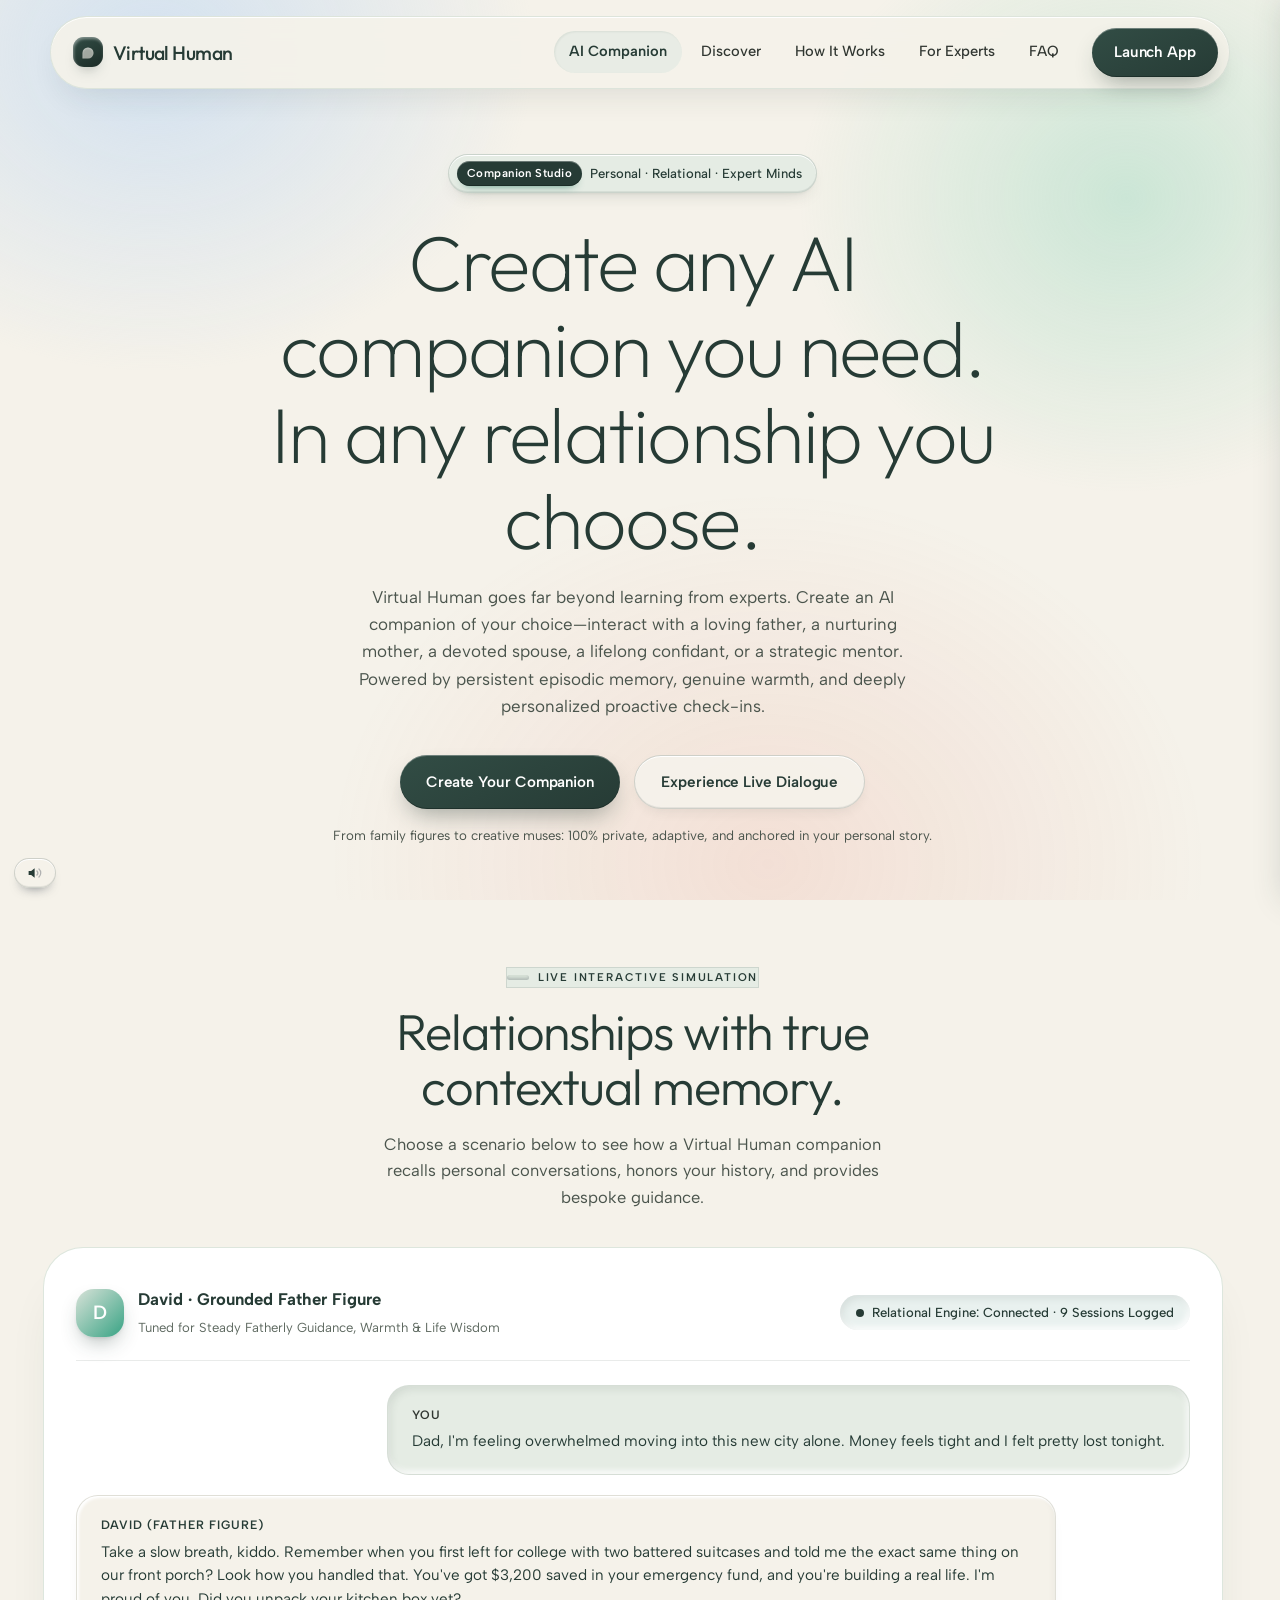
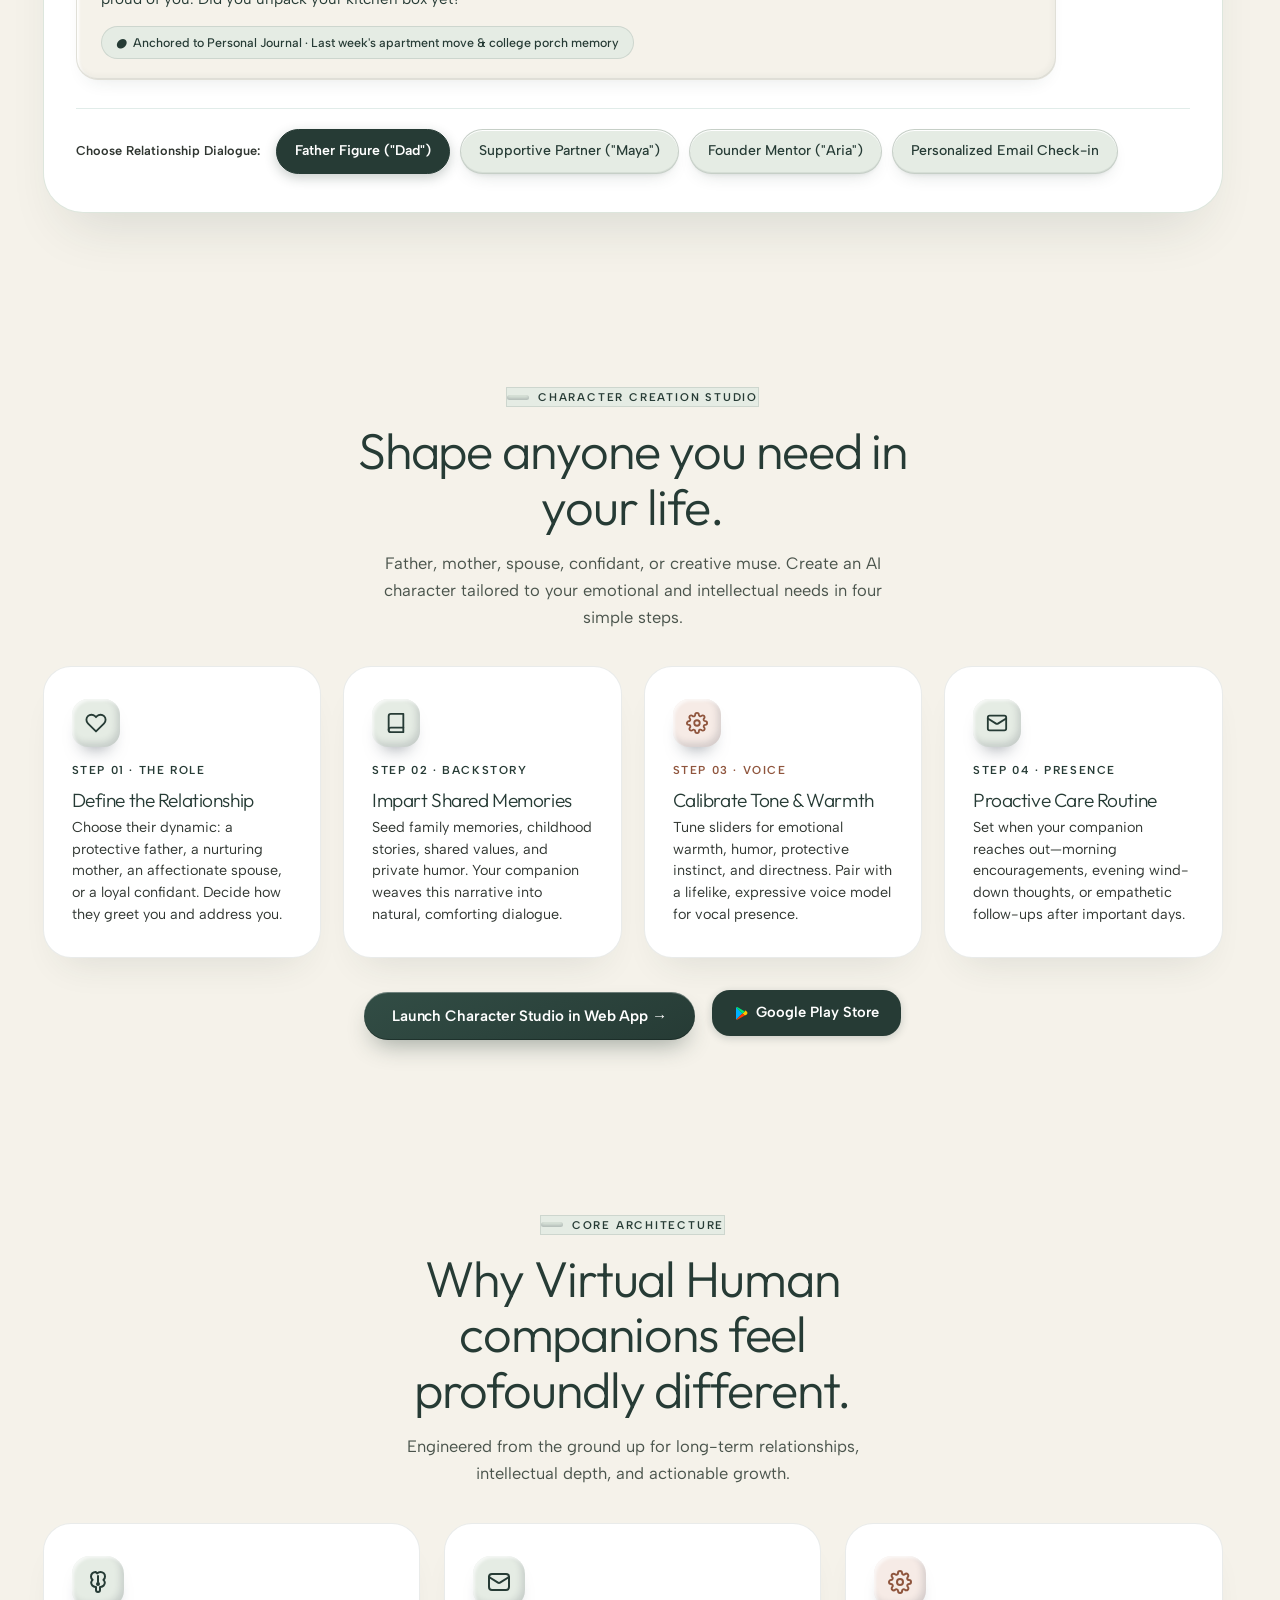
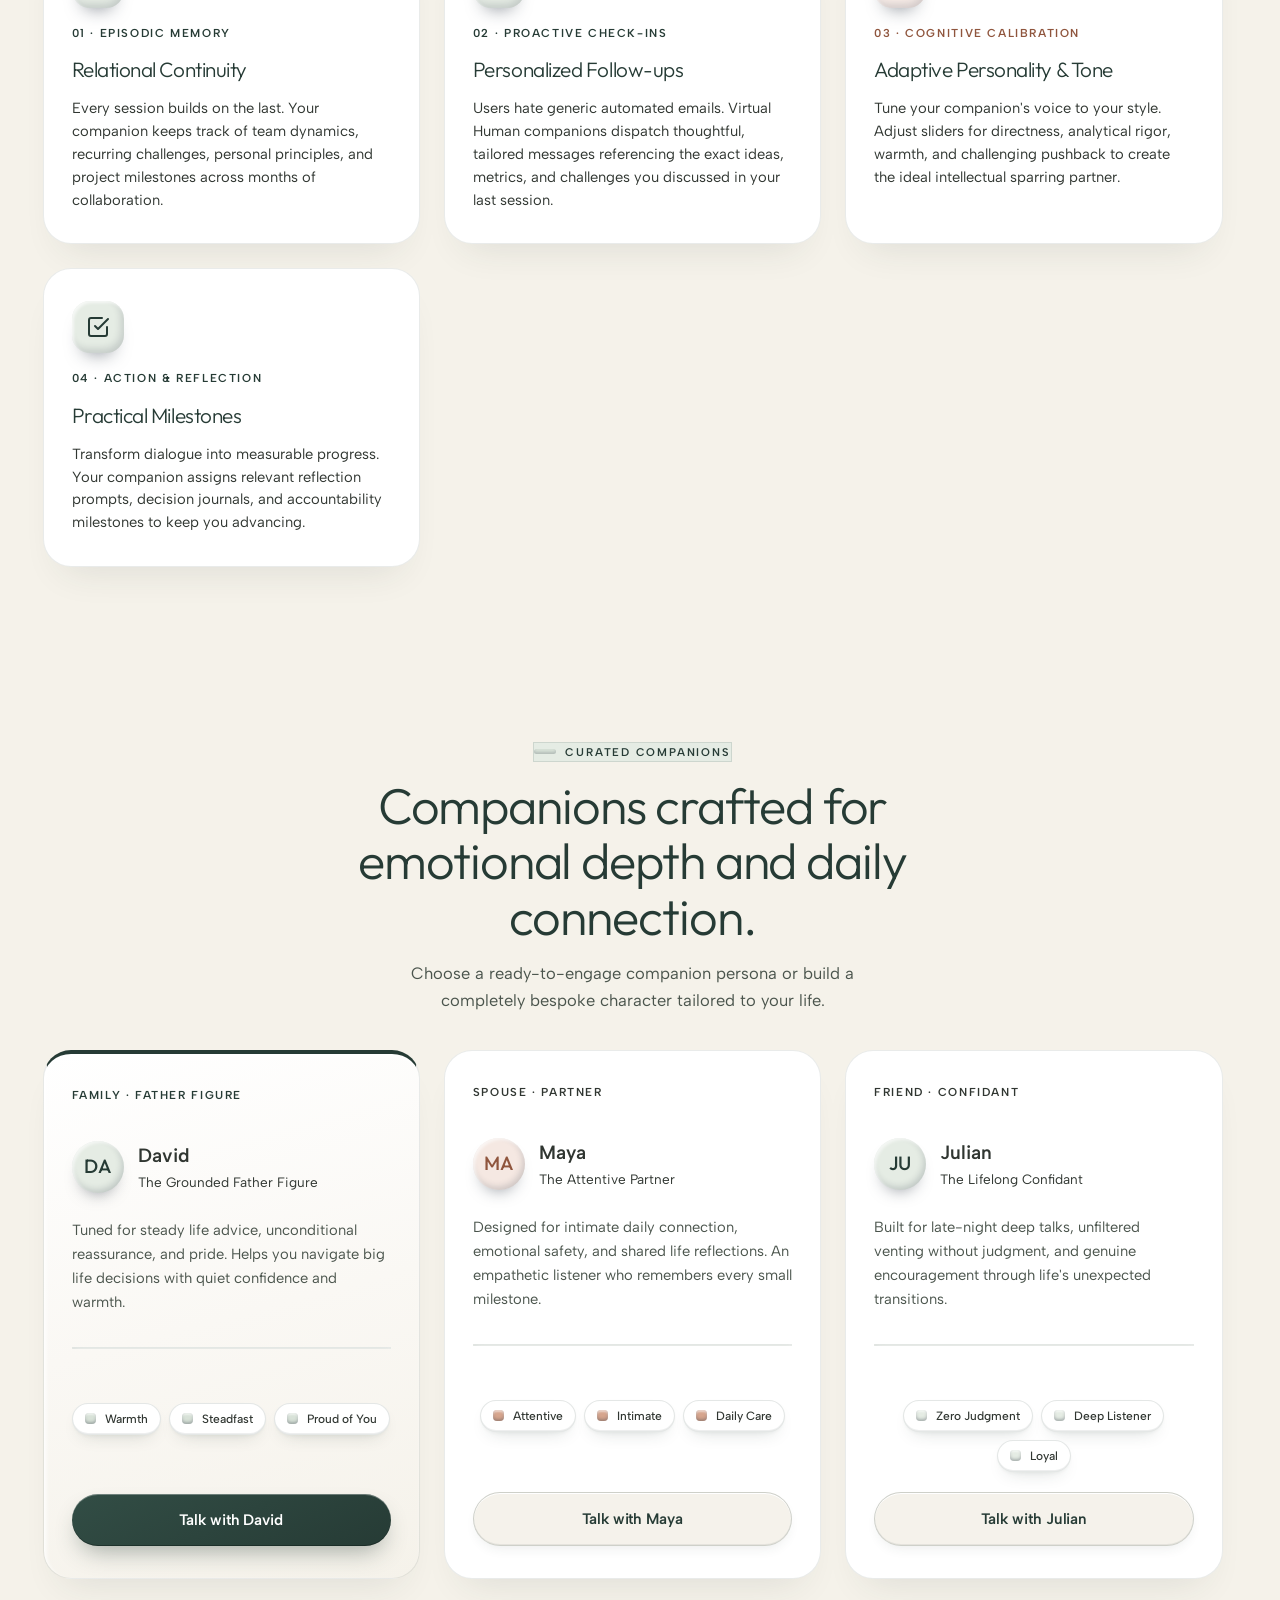
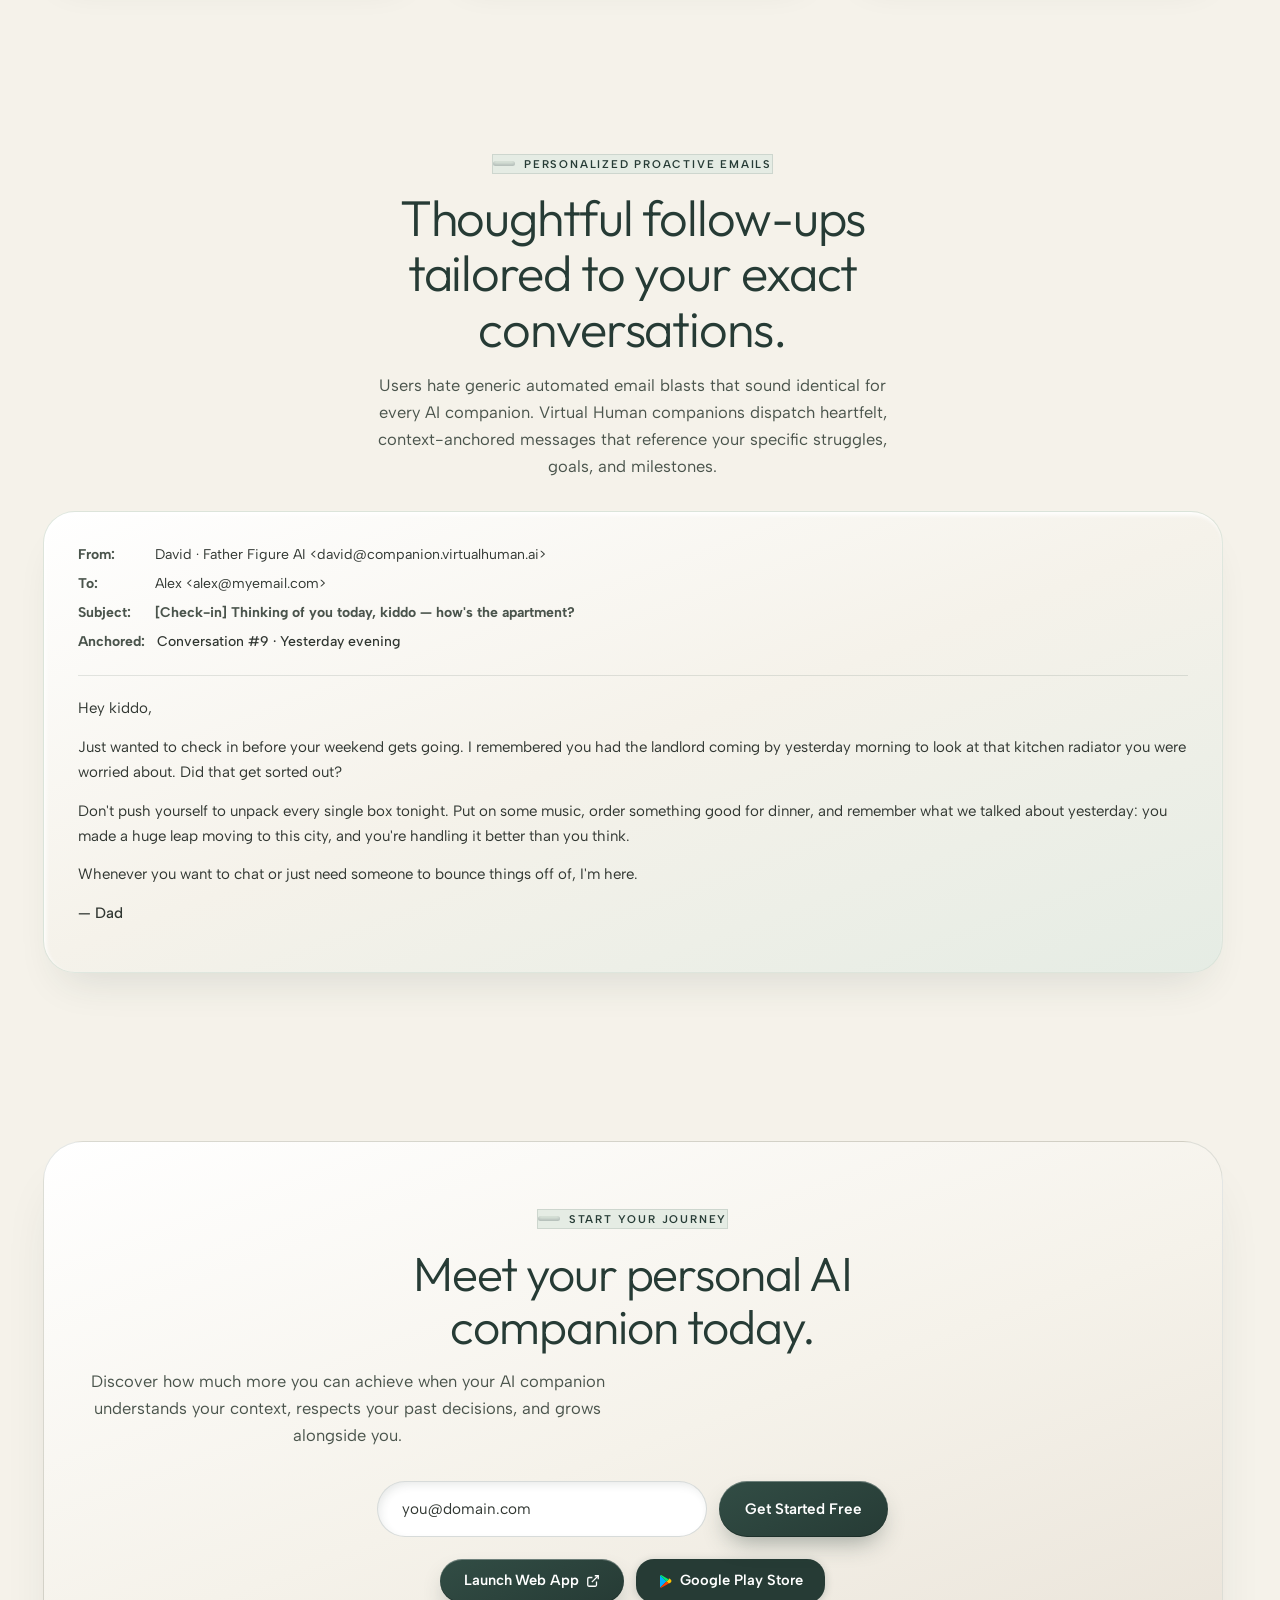
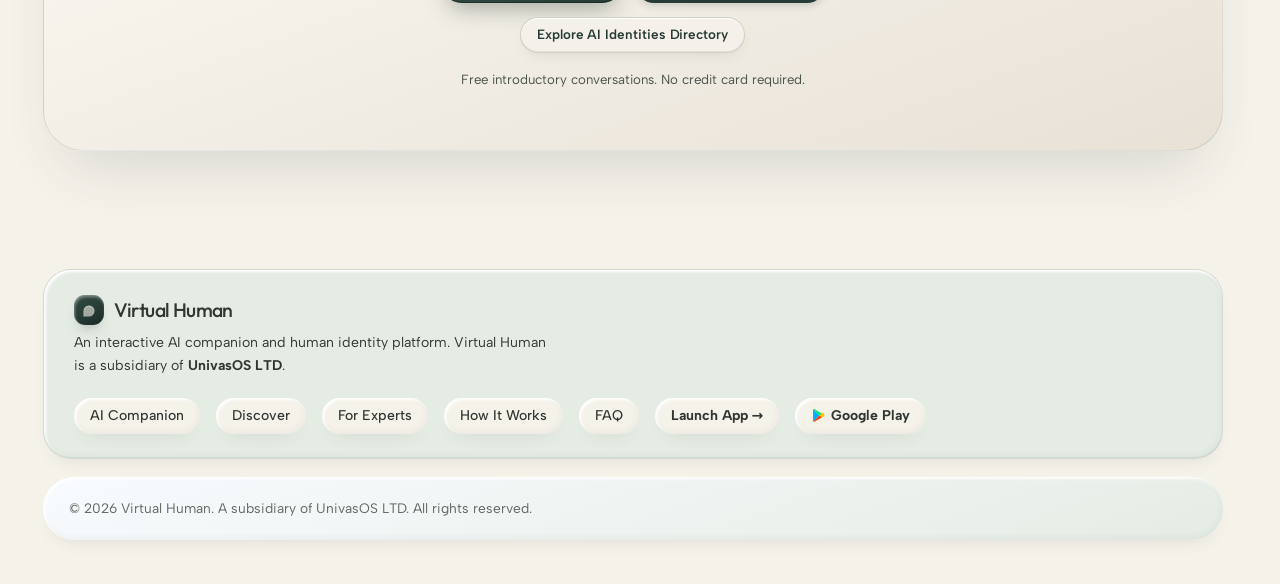
<file: companion.html>
<!DOCTYPE html>


<html lang="en">
    <head>
        <meta charset="UTF-8">
        <meta name="viewport" content="width=device-width, initial-scale=1">
        <title>AI Virtual Companion — Virtual Human</title>
        <meta name="description"
              content="Discover the Virtual Human AI Companion area. Experience relational continuity, proactive personalized check-ins, and deep contextual memory tailored to your journey.">
        <link rel="preconnect" href="https://fonts.googleapis.com">
        <link rel="preconnect" href="https://fonts.gstatic.com" crossorigin>
        <link href="https://fonts.googleapis.com/css2?family=Outfit:wght@200;300;400;500&family=Albert+Sans:wght@400;500;600&display=swap"
              rel="stylesheet">
        <link rel="stylesheet" href="templatemo-633-celadon-style.css?v=20261124_mobile_v2">
            <style>
            /* ---------- Celadon Claymorphism Multi-page Overrides ---------- */
            .nav a.active {
                color: var(--jade-ink) !important;
                font-weight: 600 !important;
            }
            .plans.grid-2 {
                display: grid !important;
                grid-template-columns: repeat(auto-fit, minmax(320px, 1fr)) !important;
                gap: 24px !important;
            }
            .plans.grid-3 {
                display: grid !important;
                grid-template-columns: repeat(auto-fit, minmax(300px, 1fr)) !important;
                gap: 24px !important;
            }
            .plans.grid-4 {
                display: grid !important;
                grid-template-columns: repeat(auto-fit, minmax(240px, 1fr)) !important;
                gap: 22px !important;
            }
            @media (max-width: 900px) {
                .plans.grid-2, .plans.grid-3, .plans.grid-4 {
                    grid-template-columns: 1fr !important;
                }
            }
            .plan.identity-card {
                display: flex !important;
                flex-direction: column !important;
                min-height: 100% !important;
                text-align: left !important;
                transition: transform 0.28s var(--ease), box-shadow 0.28s var(--ease) !important;
            }
            .plan.identity-card:hover {
                transform: translateY(-6px) !important;
                box-shadow: 0 34px 50px -22px rgba(35, 45, 60, .42), var(--lip) !important;
            }
            .plan.identity-card blockquote {
                margin: 16px 0 !important;
                font-size: 1.02rem !important;
                line-height: 1.52 !important;
                color: var(--ink) !important;
                font-weight: 300 !important;
                font-family: 'Outfit', sans-serif !important;
                flex-grow: 1 !important;
            }
            .matrix-wrapper {
                background: linear-gradient(158deg, #FBFDFF, #F0F5FD 46%, #E6EDFA) !important;
                border-radius: 40px !important;
                box-shadow: 0 40px 60px -28px rgba(35, 45, 60, .42), inset 3px 4px 6px rgba(255, 255, 255, .98), inset -5px -7px 14px rgba(35, 45, 60, .11) !important;
                padding: 44px 36px !important;
                margin-top: 36px !important;
                overflow-x: auto !important;
            }
            .matrix-table {
                width: 100% !important;
                min-width: 620px !important;
                border-collapse: collapse !important;
                text-align: left !important;
                font-size: 0.95rem !important;
                color: var(--ink) !important;
            }
            .matrix-table th {
                font-family: 'Outfit', sans-serif !important;
                font-weight: 600 !important;
                font-size: 1.08rem !important;
                color: var(--ink) !important;
                padding: 18px 20px !important;
                border-bottom: 2px solid rgba(42, 122, 98, 0.22) !important;
            }
            .matrix-table td {
                padding: 16px 20px !important;
                border-bottom: 1px solid rgba(35, 45, 60, 0.08) !important;
                color: var(--ink-2) !important;
            }
            .matrix-table tr:hover td {
                background: rgba(255, 255, 255, 0.45) !important;
            }
            .matrix-table tr:last-child td {
                border-bottom: none !important;
            }
            .matrix-table td.center, .matrix-table th.center {
                text-align: center !important;
            }
            .check-pill {
                display: inline-flex !important;
                align-items: center !important;
                justify-content: center !important;
                width: 28px !important;
                height: 28px !important;
                border-radius: 99px !important;
                background: rgba(42, 122, 98, 0.12) !important;
                color: var(--jade-ink) !important;
                font-weight: 700 !important;
                font-size: 0.9rem !important;
            }
            .cross-pill {
                display: inline-flex !important;
                align-items: center !important;
                justify-content: center !important;
                width: 28px !important;
                height: 28px !important;
                border-radius: 99px !important;
                background: rgba(35, 45, 60, 0.06) !important;
                color: var(--ink-2) !important;
                font-size: 0.95rem !important;
            }
            .sim-box {
                background: linear-gradient(158deg, #FBFDFF, #F0F5FD 46%, #E6EDFA) !important;
                border-radius: 40px !important;
                box-shadow: 0 40px 60px -28px rgba(35, 45, 60, .42), inset 3px 4px 6px rgba(255, 255, 255, .98), inset -5px -7px 14px rgba(35, 45, 60, .11) !important;
                padding: 38px 32px !important;
                margin-top: 36px !important;
                position: relative !important;
                overflow: hidden !important;
            }
            .sim-header {
                display: flex !important;
                align-items: center !important;
                justify-content: space-between !important;
                padding-bottom: 20px !important;
                border-bottom: 1px solid rgba(42, 122, 98, 0.16) !important;
                margin-bottom: 24px !important;
                flex-wrap: wrap !important;
                gap: 14px !important;
            }
            .sim-companion-info {
                display: flex !important;
                align-items: center !important;
                gap: 14px !important;
            }
            .sim-avatar {
                width: 48px !important;
                height: 48px !important;
                border-radius: 18px !important;
                background: linear-gradient(135deg, var(--jade), #38A384) !important;
                color: #fff !important;
                display: flex !important;
                align-items: center !important;
                justify-content: center !important;
                font-weight: 600 !important;
                font-size: 1.2rem !important;
                box-shadow: var(--lift-jade) !important;
            }
            .sim-meta b {
                display: block !important;
                font-size: 1.05rem !important;
                color: var(--ink) !important;
            }
            .sim-meta span {
                font-size: 0.82rem !important;
                color: var(--ink-2) !important;
            }
            .sim-status {
                display: inline-flex !important;
                align-items: center !important;
                gap: 8px !important;
                padding: 7px 16px !important;
                border-radius: 99px !important;
                background: rgba(42, 122, 98, 0.1) !important;
                color: var(--jade-ink) !important;
                font-size: 0.82rem !important;
                font-weight: 500 !important;
            }
            .pulse-dot {
                width: 8px !important;
                height: 8px !important;
                border-radius: 99px !important;
                background: var(--jade) !important;
                box-shadow: 0 0 0 0 rgba(42, 122, 98, 0.5) !important;
                animation: pulse 2s infinite !important;
            }
            @keyframes pulse {
                0% { transform: scale(0.95); box-shadow: 0 0 0 0 rgba(42, 122, 98, 0.6); }
                70% { transform: scale(1); box-shadow: 0 0 0 8px rgba(42, 122, 98, 0); }
                100% { transform: scale(0.95); box-shadow: 0 0 0 0 rgba(42, 122, 98, 0); }
            }
            .sim-dialogue {
                display: flex !important;
                flex-direction: column !important;
                gap: 20px !important;
                margin-bottom: 28px !important;
            }
            .chat-bubble {
                border-radius: 22px !important;
                padding: 20px 24px !important;
                font-size: 0.95rem !important;
                line-height: 1.55 !important;
                position: relative !important;
            }
            .chat-bubble.user {
                align-self: flex-end !important;
                background: var(--sunk) !important;
                box-shadow: var(--well) !important;
                color: var(--ink) !important;
                max-width: 82% !important;
            }
            .chat-bubble.companion {
                align-self: flex-start !important;
                background: linear-gradient(158deg, #FFFFFF, var(--plate)) !important;
                box-shadow: var(--clay-sm), var(--lip) !important;
                color: var(--ink) !important;
                max-width: 88% !important;
            }
            .chat-bubble .author {
                display: block !important;
                font-size: 0.76rem !important;
                font-weight: 600 !important;
                text-transform: uppercase !important;
                letter-spacing: 0.08em !important;
                margin-bottom: 6px !important;
            }
            .chat-bubble.user .author {
                color: var(--ink-2) !important;
            }
            .chat-bubble.companion .author {
                color: var(--jade-ink) !important;
            }
            .chat-bubble p {
                margin: 0 !important;
                color: var(--ink) !important;
            }
            .chat-memory-badge {
                margin-top: 14px !important;
                display: inline-flex !important;
                align-items: center !important;
                gap: 7px !important;
                padding: 6px 14px !important;
                border-radius: 99px !important;
                background: rgba(42, 122, 98, 0.1) !important;
                color: var(--jade-ink) !important;
                font-size: 0.78rem !important;
                font-weight: 500 !important;
            }
            .sim-prompts {
                display: flex !important;
                flex-wrap: wrap !important;
                align-items: center !important;
                gap: 10px !important;
                padding-top: 20px !important;
                border-top: 1px solid rgba(42, 122, 98, 0.14) !important;
            }
            .sim-prompt-btn {
                border: none !important;
                outline: none !important;
                padding: 10px 18px !important;
                border-radius: 99px !important;
                background: var(--gloss) !important;
                box-shadow: var(--lift), var(--lip) !important;
                color: var(--ink) !important;
                font-family: 'Outfit', sans-serif !important;
                font-weight: 500 !important;
                font-size: 0.88rem !important;
                cursor: pointer !important;
                transition: transform 0.2s var(--ease), box-shadow 0.2s var(--ease), background 0.2s var(--ease) !important;
            }
            .sim-prompt-btn:hover {
                transform: translateY(-2px) !important;
                box-shadow: var(--lift-hi), var(--lip) !important;
            }
            .sim-prompt-btn.active {
                background: var(--jade) !important;
                color: #fff !important;
                box-shadow: var(--lift-jade-hi), var(--lip-jade) !important;
            }
            .email-card {
                background: linear-gradient(160deg, #FFFFFF, var(--plate) 48%, var(--plate-2)) !important;
                border-radius: 32px !important;
                padding: 32px 34px !important;
                box-shadow: var(--clay), var(--lip) !important;
                text-align: left !important;
                margin-top: 32px !important;
            }
            .email-header {
                border-bottom: 1px solid rgba(42, 122, 98, 0.14) !important;
                padding-bottom: 16px !important;
                margin-bottom: 20px !important;
            }
            .email-field {
                display: flex !important;
                gap: 12px !important;
                font-size: 0.88rem !important;
                margin-bottom: 6px !important;
            }
            .email-field b {
                color: var(--ink-2) !important;
                min-width: 65px !important;
            }
            .email-field span {
                color: var(--ink) !important;
            }
            .email-body {
                font-size: 0.94rem !important;
                line-height: 1.65 !important;
                color: var(--ink) !important;
            }
            .email-body p {
                margin: 0 0 14px 0 !important;
            }
        
/* Reset playful organic stagger jitter for chips inside cards */
.plan .chips .chip,
.plan .chip,
.identity-card .chips .chip {
    transform: none !important;
}
.plan .chips .chip:hover,
.plan .chip:hover,
.identity-card .chips .chip:hover {
    transform: translateY(-2px) !important;
}

        


/* ==========================================================================
   VIRTUAL HUMAN MASTER BRAND HARMONY OVERRIDES
   Exact Brand Palette: Warm Ivory, Soft Sage, Muted Sage, Deep Forest Green,
   Muted Clay, Soft Charcoal, Warm Sand, White.
   ========================================================================== */

/* 1. Body & Universal Surfaces */
body {
    background: #F5F2EA !important;
    color: #303631 !important;
}

h1, h2, h3, h4, .h2 {
    color: #263B35 !important;
}

p, .sub, .lede, .desc, blockquote {
    color: #303631 !important;
}

.sub, .lede, .desc, .hint, .note {
    color: #4A544C !important;
}

/* 2. Top Navigation Bar */
.bar {
    background: rgba(245, 242, 234, 0.92) !important;
    border: 1px solid rgba(216, 226, 216, 0.8) !important;
    box-shadow: 0 16px 32px -12px rgba(38, 59, 53, 0.12), inset 0 1px 0 rgba(255, 255, 255, 0.95) !important;
    -webkit-backdrop-filter: blur(14px) !important;
    backdrop-filter: blur(14px) !important;
}
.brand {
    color: #263B35 !important;
}
.mark {
    background: linear-gradient(155deg, #324D45, #263B35 55%, #1B2A26) !important;
    box-shadow: 0 8px 14px -8px rgba(38, 59, 53, .5), inset 1px 2px 3px rgba(255, 255, 255, .4) !important;
}
.mark::after {
    background: rgba(245, 242, 234, 0.6) !important;
}
.nav a {
    color: #303631 !important;
}
.nav a:hover, .nav a.active {
    color: #263B35 !important;
    background: rgba(229, 236, 228, 0.8) !important;
    box-shadow: inset 1px 1px 2px rgba(38, 59, 53, 0.08) !important;
}

/* 3. Primary & Secondary Buttons */
.btn.solid, .chat-persona-btn {
    background: linear-gradient(155deg, #324D45 0%, #263B35 100%) !important;
    color: #FFFFFF !important;
    box-shadow: 0 12px 24px -8px rgba(38, 59, 53, 0.42), var(--lip-jade) !important;
    border: none !important;
}
.btn.solid:hover, .chat-persona-btn:hover {
    background: #1B2A26 !important;
    color: #FFFFFF !important;
    transform: translateY(-2px) !important;
    box-shadow: 0 16px 30px -8px rgba(38, 59, 53, 0.52), var(--lip-jade) !important;
}
.btn {
    background: rgba(245, 242, 234, 0.95) !important;
    color: #263B35 !important;
    border: 1px solid rgba(38, 59, 53, 0.18) !important;
    box-shadow: 0 6px 14px -6px rgba(38, 59, 53, 0.12), var(--lip) !important;
}
.btn:hover {
    background: #D8E2D8 !important;
    color: #1B2A26 !important;
    transform: translateY(-2px) !important;
}

/* 4. 3D Gallery Hero (Refined Warm Sand & Ivory, No Muddy Beige) */
.gallery-room {
    background: radial-gradient(circle at 50% 25%, #F5F2EA 0%, #E8E1D6 60%, #DDD5C8 100%) !important;
    border: 1px solid rgba(216, 226, 216, 0.8) !important;
    box-shadow: 0 44px 84px -24px rgba(38, 59, 53, 0.18), inset 0 2px 4px rgba(255, 255, 255, 0.95), inset 0 -4px 12px rgba(38, 59, 53, 0.04) !important;
    color: #303631 !important;
}
.room-backplate {
    border: 1px solid rgba(216, 226, 216, 0.6) !important;
    background: linear-gradient(180deg, rgba(255, 255, 255, 0.55) 0%, rgba(229, 236, 228, 0.25) 100%) !important;
    box-shadow: inset 0 0 60px rgba(255, 255, 255, 0.55), 0 20px 40px rgba(38, 59, 53, 0.04) !important;
}
.room-tagline {
    color: #4A544C !important;
}
.room-badge-bubble {
    background: rgba(245, 242, 234, 0.88) !important;
    border: 1px solid rgba(216, 226, 216, 0.8) !important;
    box-shadow: 0 12px 24px rgba(38, 59, 53, 0.08) !important;
}
.bubble-play {
    background: #263B35 !important;
}
.bubble-play svg {
    fill: #FFFFFF !important;
}
.switcher-btn {
    border: 1px solid rgba(216, 226, 216, 0.8) !important;
    background: rgba(245, 242, 234, 0.92) !important;
    color: #263B35 !important;
    box-shadow: 0 8px 18px rgba(38, 59, 53, 0.08) !important;
}
.switcher-btn:hover {
    background: #FFFFFF !important;
    color: #1B2A26 !important;
}
.side-card {
    border: 1px solid rgba(216, 226, 216, 0.6) !important;
    background: #E8E1D6 !important;
    box-shadow: 0 20px 36px rgba(38, 59, 53, 0.12) !important;
}
.meet-title {
    color: #FFFFFF !important;
    text-shadow: 0 8px 32px rgba(38, 59, 53, 0.3) !important;
}
.room-dock {
    border-top: 1px solid rgba(216, 226, 216, 0.6) !important;
}
.dock-widget-left {
    background: rgba(255, 255, 255, 0.75) !important;
    border: 1px dashed rgba(38, 59, 53, 0.22) !important;
}
.dock-icon-circle {
    background: #E5ECE4 !important;
}
.dock-icon-circle svg {
    stroke: #263B35 !important;
}
.dock-widget-acts button {
    background: #FFFFFF !important;
    border: 1px solid #D8E2D8 !important;
    color: #263B35 !important;
}
.dock-widget-acts button:hover {
    background: #E5ECE4 !important;
}
.dock-center-text {
    color: #303631 !important;
}
.dock-widget-right span {
    color: #5E6960 !important;
}
.dock-trust-tag {
    color: #263B35 !important;
}

/* 5. Cards & Section Surfaces */
.plan, .identity-card {
    background: #FFFFFF !important;
    border: 1px solid rgba(38, 59, 53, 0.1) !important;
    box-shadow: 0 22px 38px -20px rgba(38, 59, 53, 0.12), inset 2px 3px 4px rgba(255, 255, 255, 0.95) !important;
}
.plan.hot {
    background: linear-gradient(165deg, #FFFFFF 0%, #FAF8F4 50%, #F5F2EA 100%) !important;
    border-top: 4px solid #263B35 !important;
}
.statplate {
    background: #FFFFFF !important;
    border: 1px solid rgba(38, 59, 53, 0.1) !important;
    box-shadow: 0 20px 40px -20px rgba(38, 59, 53, 0.1), inset 0 1px 2px rgba(255, 255, 255, 0.95) !important;
}
.matrix-wrapper {
    background: linear-gradient(158deg, #FFFFFF, #F5F2EA 46%, #E5ECE4) !important;
    border-radius: 40px !important;
    border: 1px solid rgba(216, 226, 216, 0.8) !important;
    box-shadow: 0 36px 54px -24px rgba(38, 59, 53, 0.14), inset 3px 4px 6px rgba(255, 255, 255, .98) !important;
}
.matrix-table th {
    color: #263B35 !important;
    border-bottom: 2px solid rgba(38, 59, 53, 0.18) !important;
}
.matrix-table td {
    color: #303631 !important;
    border-bottom: 1px solid rgba(38, 59, 53, 0.08) !important;
}
.matrix-table tr:hover td {
    background: rgba(255, 255, 255, 0.6) !important;
}
.check-pill {
    background: rgba(38, 59, 53, 0.12) !important;
    color: #263B35 !important;
}
.cross-pill {
    background: rgba(48, 54, 49, 0.06) !important;
    color: #5E6960 !important;
}

/* 6. Email Feature Card */
.email-card {
    background: linear-gradient(160deg, #FFFFFF, #F5F2EA 50%, #E5ECE4) !important;
    border: 1px solid rgba(216, 226, 216, 0.8) !important;
    box-shadow: 0 24px 44px -20px rgba(38, 59, 53, 0.14), inset 2px 3px 4px rgba(255, 255, 255, 0.95) !important;
}
.email-header {
    border-bottom: 1px solid rgba(38, 59, 53, 0.12) !important;
}
.email-field b {
    color: #4A544C !important;
}
.email-field span {
    color: #303631 !important;
}
.email-body {
    color: #303631 !important;
}

/* 7. Simulation Box in companion.html */
.sim-box {
    background: #FFFFFF !important;
    border: 1px solid rgba(216, 226, 216, 0.85) !important;
    box-shadow: 0 32px 56px -24px rgba(38, 59, 53, 0.14), inset 2px 3px 4px rgba(255, 255, 255, 0.95) !important;
}
.sim-header {
    border-bottom: 1px solid rgba(38, 59, 53, 0.1) !important;
}
.sim-meta b {
    color: #263B35 !important;
}
.sim-meta span {
    color: #5E6960 !important;
}
.pulse-dot {
    background: #263B35 !important;
}
.chat-bubble.user {
    background: #E5ECE4 !important;
    color: #303631 !important;
    border: 1px solid rgba(38, 59, 53, 0.08) !important;
}
.chat-bubble.companion {
    background: #F5F2EA !important;
    color: #303631 !important;
    border: 1px solid rgba(38, 59, 53, 0.1) !important;
}
.chat-bubble .author {
    color: #263B35 !important;
    font-weight: 600 !important;
}
.chat-memory-badge {
    background: #E5ECE4 !important;
    color: #263B35 !important;
    border: 1px solid rgba(38, 59, 53, 0.12) !important;
}
.sim-mode-btn {
    background: rgba(245, 242, 234, 0.95) !important;
    color: #263B35 !important;
    border: 1px solid rgba(38, 59, 53, 0.16) !important;
}
.sim-mode-btn.active {
    background: #263B35 !important;
    color: #FFFFFF !important;
    border-color: #263B35 !important;
}

/* 8. Pips, Eyebrows & Accents */
.eyebrow {
    color: #263B35 !important;
    background: #E5ECE4 !important;
    border: 1px solid rgba(38, 59, 53, 0.12) !important;
}
.pill {
    background: #E5ECE4 !important;
    color: #263B35 !important;
    border: 1px solid rgba(38, 59, 53, 0.12) !important;
}
.pill b { background: #263B35 !important; color: #FFFFFF !important; padding: 3px 10px !important; border-radius: 99px !important; }
.chips .chip {
    background: #FFFFFF !important;
    border: 1px solid rgba(38, 59, 53, 0.12) !important;
    color: #303631 !important;
}
.chips .chip:hover {
    background: #E5ECE4 !important;
    color: #263B35 !important;
}
.tile.t-jade, .tile.t-sky {
    background: #E5ECE4 !important;
    color: #263B35 !important;
}
.tile.t-coral {
    background: rgba(214, 165, 141, 0.22) !important;
    color: #8F553D !important;
}
.face.t-jade, .face.t-sky {
    background: #E5ECE4 !important;
    color: #263B35 !important;
}
.face.t-coral {
    background: rgba(214, 165, 141, 0.25) !important;
    color: #8F553D !important;
}

/* 9. Quotes (Testimonial Rail) */
.quote {
    background: #FFFFFF !important;
    border: 1px solid rgba(38, 59, 53, 0.08) !important;
}
.quote.tint {
    background: #E5ECE4 !important;
}
.qtop .co {
    color: #4A544C !important;
}
.qtop .result {
    color: #263B35 !important;
}

/* 10. Final Conversion Section & Footers */
.close-plate {
    background: linear-gradient(160deg, #FFFFFF 0%, #F5F2EA 50%, #E8E1D6 100%) !important;
    border: 1px solid rgba(38, 59, 53, 0.12) !important;
    box-shadow: 0 34px 60px -24px rgba(38, 59, 53, 0.16) !important;
}
.close-plate .field {
    background: #FFFFFF !important;
    border: 1px solid rgba(38, 59, 53, 0.18) !important;
    color: #303631 !important;
}
.close-plate .field:focus {
    outline: 2px solid #263B35 !important;
}
.footlinks {
    background: #E5ECE4 !important;
    border: 1px solid rgba(38, 59, 53, 0.1) !important;
}
.footlinks a {
    color: #303631 !important;
}
.footlinks a:hover {
    color: #263B35 !important;
}
.footbar p, .footbar a {
    color: #5E6960 !important;
}
.footbar a:hover {
    color: #263B35 !important;
}
.sbtn {
    background: rgba(245, 242, 234, 0.95) !important;
    border: 1px solid rgba(38, 59, 53, 0.18) !important;
    color: #263B35 !important;
}
.scue {
    background: #E5ECE4 !important;
    color: #263B35 !important;
    border: 1px solid rgba(38, 59, 53, 0.12) !important;
}


/* ==========================================================================
   VIRTUAL HUMAN — MASTER MOBILE RESPONSIVE ENGINE (320px - 768px)
   ========================================================================== */

/* 0. Header & Drawer Navigation */
header.top {
    z-index: 95 !important;
}
.drawer {
    z-index: 90 !important;
    background: #F5F2EA !important;
    box-shadow: -10px 0 30px rgba(38, 59, 53, 0.18) !important;
}
.drawer a:not(.btn) {
    color: #263B35 !important;
}
.drawer a:not(.btn):hover, .drawer a.active {
    background: #E5ECE4 !important;
    color: #263B35 !important;
}
.drawer-close {
    width: 38px !important;
    height: 38px !important;
    border-radius: 99px !important;
    background: #E5ECE4 !important;
    border: 1px solid rgba(38, 59, 53, 0.16) !important;
    color: #263B35 !important;
    font-size: 1.5rem !important;
    display: inline-flex !important;
    align-items: center !important;
    justify-content: center !important;
    cursor: pointer !important;
    line-height: 1 !important;
    transition: background 0.2s ease !important;
}
.drawer-close:hover {
    background: #D8E2D8 !important;
}

/* Universal Eyebrow & Pill Contrast Fix */
.pill {
    background: #E5ECE4 !important;
    border: 1px solid rgba(38, 59, 53, 0.14) !important;
    color: #263B35 !important;
    display: inline-flex !important;
    align-items: center !important;
    gap: 8px !important;
    padding: 6px 14px 6px 8px !important;
    max-width: 95% !important;
    white-space: normal !important;
}
.pill b {
    background: #263B35 !important;
    color: #FFFFFF !important;
    padding: 3px 10px !important;
    border-radius: 99px !important;
    font-weight: 600 !important;
    display: inline-flex !important;
    align-items: center !important;
}

/* Simulator button classes in companion.html */
.sim-prompt-btn, .sim-mode-btn {
    background: #E5ECE4 !important;
    color: #263B35 !important;
    border: 1px solid rgba(38, 59, 53, 0.16) !important;
    padding: 10px 18px !important;
    border-radius: 99px !important;
    font-size: 0.88rem !important;
    font-family: inherit !important;
    cursor: pointer !important;
    transition: all 0.2s ease !important;
}
.sim-prompt-btn:hover, .sim-mode-btn:hover {
    background: #D8E2D8 !important;
    color: #263B35 !important;
}
.sim-prompt-btn.active, .sim-mode-btn.active {
    background: #263B35 !important;
    color: #FFFFFF !important;
    border-color: #263B35 !important;
    font-weight: 600 !important;
    box-shadow: 0 4px 12px rgba(38, 59, 53, 0.25) !important;
}

/* Card Button Alignment Across Columns */
.plan {
    display: flex !important;
    flex-direction: column !important;
    height: 100% !important;
}
.plan .btn, .plan.identity-card .btn {
    margin-top: auto !important;
}

/* Word-break for email */
.email-field span {
    word-break: break-all !important;
    overflow-wrap: break-word !important;
}
.matrix-scroll-hint {
    display: none;
}

@media (max-width: 900px) {
    /* Staves Accordion Mobile Engine */
    .slabrow {
        flex-direction: column !important;
        height: auto !important;
        gap: 12px !important;
    }
    .stave {
        width: 100% !important;
        border-radius: 24px !important;
        background: #F5F2EA !important;
        border: 1px solid rgba(216, 226, 216, 0.85) !important;
        box-shadow: 0 8px 18px -8px rgba(38, 59, 53, 0.08) !important;
        overflow: hidden !important;
        transition: background 0.3s ease !important;
    }
    .stave.open {
        background: #FFFFFF !important;
        box-shadow: 0 16px 32px -12px rgba(38, 59, 53, 0.12) !important;
    }
    .stave:not(.open) .bodywrap {
        display: none !important;
        height: 0 !important;
        max-height: 0 !important;
        overflow: hidden !important;
        padding: 0 !important;
        margin: 0 !important;
    }
    .stave:not(.open) .bodywrap > .body {
        display: none !important;
        height: 0 !important;
        overflow: hidden !important;
    }
    .spine {
        padding: 16px 18px !important;
        gap: 12px !important;
    }
    .spine .st {
        font-size: 1.05rem !important;
        color: #263B35 !important;
        font-weight: 600 !important;
    }
    .stave.open .bodywrap {
        display: block !important;
        padding: 0 20px 22px !important;
    }
}

@media (max-width: 768px) {
    /* 1. Safe Anchor Scrolling (Header Clearances) */
    section, [id] {
        scroll-margin-top: 88px !important;
    }

    /* Fixed Top Bar on Mobile */
    .bar {
        padding: 10px 14px !important;
        background: rgba(245, 242, 234, 0.96) !important;
        border-bottom: 1px solid rgba(38, 59, 53, 0.12) !important;
    }
    .brand {
        font-size: 1.15rem !important;
    }

    /* Floating UI Controls: avoid collisions */
    .sfx {
        bottom: 16px !important;
        left: 14px !important;
        z-index: 99 !important;
    }
    .scue {
        display: none !important;
    }
    .up {
        bottom: 16px !important;
        right: 14px !important;
        z-index: 99 !important;
    }
    .top {
        bottom: auto !important;
        pointer-events: none !important;
    }
    .top .bar {
        pointer-events: auto !important;
    }

    /* Action Buttons in Hero & CTAs (.acts) */
    .acts {
        display: flex !important;
        flex-direction: column !important;
        gap: 12px !important;
        align-items: stretch !important;
        width: 100% !important;
        max-width: 320px !important;
        margin: 22px auto !important;
    }
    .acts .btn {
        width: 100% !important;
        text-align: center !important;
        margin: 0 !important;
        padding: 14px 20px !important;
    }

    /* Grid Stacking for all card collections */
    .plans.grid-2, .plans.grid-3, .plans.grid-4, .plans {
        display: flex !important;
        flex-direction: column !important;
        gap: 18px !important;
        width: 100% !important;
    }
    .plan {
        width: 100% !important;
        padding: 24px 18px !important;
        box-sizing: border-box !important;
    }

    /* Problem and Opportunity statplate in index.html */
    .statplate, #perspective .statplate {
        grid-template-columns: 1fr !important;
        display: flex !important;
        flex-direction: column !important;
        gap: 16px !important;
        padding: 16px !important;
    }
    .statplate .stat {
        width: 100% !important;
        box-sizing: border-box !important;
        padding: 24px 20px !important;
        border-radius: 24px !important;
    }

    /* 2. Homepage 3D Gallery Hero (index.html) */
    .gallery-hero-wrap {
        padding: 82px 10px 36px !important;
    }
    .gallery-room {
        padding: 20px 14px 22px !important;
        border-radius: 28px !important;
        background: radial-gradient(circle at 50% 25%, #E3DBD2 0%, #D0C6BB 55%, #BFAF9F 100%) !important;
    }
    .room-tagline {
        position: static !important;
        max-width: 100% !important;
        margin: 0 auto 12px !important;
        text-align: center !important;
        font-size: 0.9rem !important;
        line-height: 1.45 !important;
        color: #2E2924 !important;
        padding: 0 8px !important;
    }
    .room-badge-bubble {
        position: static !important;
        display: inline-flex !important;
        justify-content: center !important;
        margin: 0 auto 16px !important;
        left: auto !important;
        right: auto !important;
        top: auto !important;
    }
    .gallery-stage {
        min-height: auto !important;
        height: auto !important;
        margin-top: 6px !important;
        display: flex !important;
        flex-direction: column !important;
        align-items: center !important;
        position: relative !important;
        padding: 0 !important;
    }
    .room-backplate {
        width: 90% !important;
        height: 58% !important;
        top: 6% !important;
        border-radius: 20px !important;
    }
    .side-card {
        display: none !important;
    }
    .center-persona-wrap {
        width: 100% !important;
        height: auto !important;
        position: relative !important;
        display: flex !important;
        flex-direction: column !important;
        align-items: center !important;
    }
    .center-portrait {
        width: 250px !important;
        height: 310px !important;
        margin: 0 auto !important;
        border-radius: 24px !important;
        overflow: hidden !important;
        box-shadow: 0 20px 36px -12px rgba(35, 45, 60, 0.35) !important;
    }
    .persona-switcher {
        display: flex !important;
        justify-content: space-between !important;
        position: absolute !important;
        top: 38% !important;
        left: 0 !important;
        right: 0 !important;
        width: 100% !important;
        max-width: 310px !important;
        margin: 0 auto !important;
        transform: translateY(-50%) !important;
        z-index: 25 !important;
        pointer-events: none !important;
    }
    .switcher-btn {
        pointer-events: auto !important;
        width: 44px !important;
        height: 44px !important;
        background: rgba(245, 242, 234, 0.95) !important;
        border: 1px solid rgba(38, 59, 53, 0.18) !important;
        color: #263B35 !important;
        border-radius: 99px !important;
        box-shadow: 0 6px 16px rgba(35, 45, 60, 0.2) !important;
        display: flex !important;
        align-items: center !important;
        justify-content: center !important;
        cursor: pointer !important;
    }
    .meet-title {
        position: relative !important;
        bottom: auto !important;
        left: auto !important;
        transform: none !important;
        font-size: 2.7rem !important;
        margin: -28px auto 14px !important;
        z-index: 20 !important;
        text-align: center !important;
        text-shadow: 0 4px 18px rgba(0, 0, 0, 0.45) !important;
    }
    .chat-persona-btn {
        width: 100% !important;
        max-width: 270px !important;
        margin: 0 auto !important;
        padding: 13px 20px !important;
        font-size: 0.96rem !important;
        border-radius: 99px !important;
        text-align: center !important;
    }
    .room-timeline {
        display: none !important;
    }
    .room-dock {
        grid-template-columns: 1fr !important;
        gap: 16px !important;
        margin-top: 22px !important;
        text-align: center !important;
    }
    .upload-card {
        padding: 14px !important;
        border-radius: 20px !important;
        max-width: 310px !important;
        margin: 0 auto !important;
    }
    .dock-upload-actions {
        display: flex !important;
        gap: 8px !important;
        justify-content: center !important;
    }
    .dock-btn {
        padding: 8px 12px !important;
        font-size: 0.82rem !important;
    }
    .dock-text-center {
        font-size: 0.86rem !important;
        line-height: 1.45 !important;
        padding: 0 6px !important;
    }
    .dock-widget-right {
        align-items: center !important;
        text-align: center !important;
    }

    /* 3. Companion Simulator on Mobile */
    .sim-box {
        padding: 20px 14px !important;
        border-radius: 26px !important;
        margin-top: 22px !important;
    }
    .sim-header {
        flex-direction: column !important;
        align-items: flex-start !important;
        gap: 12px !important;
        padding-bottom: 16px !important;
    }
    .sim-status {
        font-size: 0.78rem !important;
        padding: 5px 10px !important;
        width: 100% !important;
        box-sizing: border-box !important;
    }
    .sim-meta b {
        font-size: 1.05rem !important;
    }
    .sim-meta span {
        font-size: 0.82rem !important;
    }
    .chat-bubble {
        max-width: 95% !important;
        padding: 14px 16px !important;
        font-size: 0.92rem !important;
    }
    .sim-prompt-btn, .sim-mode-btn {
        width: 100% !important;
        margin-bottom: 8px !important;
        text-align: center !important;
    }
    .email-card {
        padding: 20px 14px !important;
        border-radius: 26px !important;
    }
    .email-header {
        font-size: 0.82rem !important;
    }
    .email-field {
        flex-wrap: wrap !important;
        gap: 4px !important;
    }
    .email-body {
        font-size: 0.92rem !important;
        line-height: 1.55 !important;
    }

    /* 4. Pricing Matrix Table on Mobile */
    .matrix-scroll-hint {
        display: inline-flex !important;
        align-items: center !important;
        gap: 6px !important;
        font-size: 0.78rem !important;
        color: #263B35 !important;
        background: #E5ECE4 !important;
        border: 1px solid rgba(38, 59, 53, 0.12) !important;
        padding: 6px 14px !important;
        border-radius: 99px !important;
        margin: 0 auto 14px !important;
    }
    .matrix-wrapper {
        padding: 20px 10px !important;
        border-radius: 26px !important;
        overflow-x: auto !important;
        -webkit-overflow-scrolling: touch !important;
        position: relative !important;
    }
    .matrix-table {
        min-width: 530px !important;
        font-size: 0.86rem !important;
    }
    .matrix-table th, .matrix-table td {
        padding: 12px 8px !important;
    }
    .matrix-table th:first-child, .matrix-table td:first-child {
        position: sticky !important;
        left: 0 !important;
        background: #F5F2EA !important;
        z-index: 5 !important;
        box-shadow: 2px 0 6px rgba(38, 59, 53, 0.08) !important;
        width: 145px !important;
        min-width: 145px !important;
    }

    /* 5. Discover Filter Chips & Cards */
    .chips {
        display: flex !important;
        flex-wrap: wrap !important;
        gap: 8px !important;
        justify-content: center !important;
        padding: 0 4px !important;
    }
    .chip {
        font-size: 0.78rem !important;
        padding: 7px 12px !important;
    }
    .qtop {
        flex-wrap: wrap !important;
        gap: 6px !important;
    }
    .qtop .co {
        font-size: 0.82rem !important;
        max-width: 65% !important;
        white-space: normal !important;
    }
}

</style>

    </head>
    <body>
        <header class="top" id="top">
            <div class="shell bar">
                <a class="brand" href="index.html"><span class="mark" aria-hidden="true"></span>Virtual Human</a>
                <nav class="nav">
                    <a href="companion.html" class="active">AI Companion</a>
                    <a href="discover.html">Discover</a>
                    <a href="how-it-works.html">How It Works</a>
                    <a href="experts.html">For Experts</a>
                    <a href="faq.html">FAQ</a>
                </nav>
                <a class="btn solid" href="https://univasvh.com" target="_blank" rel="noopener">Launch App</a>
                <button class="burger"
                        id="burger"
                        aria-label="Open menu"
                        aria-expanded="false"
                        aria-controls="drawer">
                    <span></span><span></span><span></span>
                </button>
            </div>
        </header>
        <div class="scrim" id="scrim"></div>
        <aside class="drawer" id="drawer" aria-label="Menu">
            <div style="display:flex; justify-content:space-between; align-items:center; margin-bottom:18px; padding: 0 4px;">
                <span class="dtag">Menu</span>
                <button class="drawer-close" id="drawer-close" aria-label="Close menu">&times;</button>
            </div>
            <a href="companion.html">AI Companion</a>
            <a href="discover.html">Discover</a>
            <a href="how-it-works.html">How It Works</a>
            <a href="experts.html">For Experts</a>
            <a href="faq.html">FAQ</a>
            <div style="margin-top:16px; padding-top:14px; border-top:1px solid rgba(0,0,0,0.06); display:flex; flex-direction:column; gap:10px;">
                <a class="btn solid" href="https://univasvh.com" target="_blank" rel="noopener" style="text-align:center; justify-content:center;">Launch Web App</a>
                <a class="dock-play-btn" href="https://play.google.com/store/apps/details?id=com.univasos.virtualhuman" target="_blank" rel="noopener" style="text-align:center; justify-content:center; padding:10px 18px; border-radius:14px;">
                    <svg viewBox="0 0 24 24" width="15" height="15" fill="none" style="flex-shrink:0;">
    <path d="M3.6 2.4a1.8 1.8 0 0 0-.4 1.2v16.8a1.8 1.8 0 0 0 .4 1.2l9.8-9.6L3.6 2.4z" fill="#00b0ff"/>
    <path d="M17.4 8.7L13.4 12l4 3.3 2.5-1.4c1-.6 1.6-1.6 1.6-2.8 0-1.1-.6-2.2-1.6-2.8l-2.5-1.4z" fill="#ffc400"/>
    <path d="M3.6 21.6c.6.5 1.5.5 2.3.1l11.5-6.6-4-3.3-9.8 9.8z" fill="#ff3d00"/>
    <path d="M17.4 8.7L5.9 2.1C5.1 1.6 4.2 1.7 3.6 2.2l9.8 9.8 4-3.3z" fill="#00e676"/>
</svg>
                    <span>Google Play Store</span>
                </a>
            </div>
        </aside>
        <main id="companion-page">
            <!-- companion hero -->
            <section class="hero">
                <div class="shell">
                    <span class="pill rv"><b>Companion Studio</b> Personal &middot; Relational &middot; Expert Minds</span>
                    <h1 class="rv d1">Create any AI companion you need. In any relationship you choose.</h1>
                    <p class="sub rv d2">Virtual Human goes far beyond learning from experts. Create an AI companion of your choice—interact with a loving father, a nurturing mother, a devoted spouse, a lifelong confidant, or a strategic mentor. Powered by persistent episodic memory, genuine warmth, and deeply personalized proactive check-ins.</p>
                    <div class="acts rv d3">
                        <a class="btn solid" href="#create-character">Create Your Companion</a>
                        <a class="btn" href="#simulator">Experience Live Dialogue</a>
                    </div>
                    <p class="note rv d3">From family figures to creative muses: 100% private, adaptive, and anchored in your personal story.</p>
                </div>
            </section>

            <!-- interactive companion simulation -->
            <section class="pad" id="simulator">
                <div class="shell center">
                    <span class="eyebrow rv">Live Interactive Simulation</span>
                    <h2 class="h2 rv">Relationships with true contextual memory.</h2>
                    <p class="lede rv d1">Choose a scenario below to see how a Virtual Human companion recalls personal conversations, honors your history, and provides bespoke guidance.</p>
                </div>
                <div class="shell">
                    <div class="sim-box rv d1">
                        <div class="sim-header">
                            <div class="sim-companion-info">
                                <div class="sim-avatar" style="background:linear-gradient(135deg, var(--jade), #38A384);">D</div>
                                <div class="sim-meta">
                                    <b>David &middot; Grounded Father Figure</b>
                                    <span>Tuned for Steady Fatherly Guidance, Warmth &amp; Life Wisdom</span>
                                </div>
                            </div>
                            <div class="sim-status">
                                <span class="pulse-dot"></span> Relational Engine: Connected &middot; 9 Sessions Logged
                            </div>
                        </div>
                        <div class="sim-dialogue">
                            <div class="chat-bubble user">
                                <span class="author">You</span>
                                <p>Dad, I'm feeling overwhelmed moving into this new city alone. Money feels tight and I felt pretty lost tonight.</p>
                            </div>
                            <div class="chat-bubble companion">
                                <span class="author">David (Father Figure)</span>
                                <p>Take a slow breath, kiddo. Remember when you first left for college with two battered suitcases and told me the exact same thing on our front porch? Look how you handled that. You've got $3,200 saved in your emergency fund, and you're building a real life. I'm proud of you. Did you unpack your kitchen box yet?</p>
                                <div class="chat-memory-badge">
                                    <i>&#9679;</i> <span>Anchored to Personal Journal &middot; Last week's apartment move &amp; college porch memory</span>
                                </div>
                            </div>
                        </div>
                        <div class="sim-prompts">
                            <span style="font-size:0.8rem; font-weight:600; color:var(--ink-2); align-self:center; margin-right:6px;">Choose Relationship Dialogue:</span>
                            
                            <button class="sim-prompt-btn active"
                                    type="button"
                                    data-companion-name="David &middot; Grounded Father Figure"
                                    data-companion-sub="Tuned for Steady Fatherly Guidance, Warmth &amp; Life Wisdom"
                                    data-companion-avatar="D"
                                    data-companion-avatar-bg="linear-gradient(135deg, var(--jade), #38A384)"
                                    data-user-author="You"
                                    data-comp-author="David (Father Figure)"
                                    data-user="Dad, I'm feeling overwhelmed moving into this new city alone. Money feels tight and I felt pretty lost tonight."
                                    data-comp="Take a slow breath, kiddo. Remember when you first left for college with two battered suitcases and told me the exact same thing on our front porch? Look how you handled that. You've got $3,200 saved in your emergency fund, and you're building a real life. I'm proud of you. Did you unpack your kitchen box yet?"
                                    data-memory="Anchored to Personal Journal &middot; Last week's apartment move &amp; college porch memory">Father Figure ("Dad")</button>

                            <button class="sim-prompt-btn"
                                    type="button"
                                    data-companion-name="Maya &middot; Devoted Partner &amp; Spouse"
                                    data-companion-sub="Tuned for Emotional Intimacy, Daily Care &amp; Shared Life"
                                    data-companion-avatar="M"
                                    data-companion-avatar-bg="linear-gradient(135deg, var(--coral), #E2815B)"
                                    data-user-author="You"
                                    data-comp-author="Maya (Partner)"
                                    data-user="Maya, today's team review completely drained me. Felt like no one heard my pitch after weeks of preparation."
                                    data-comp="Come here. I remember how hard you worked on that deck until midnight on Tuesday. You were nervous about their pushback on scope, but your instincts were right. Let's unplug tonight—no work screens after 8 PM like we promised, okay? I've got your back."
                                    data-memory="Anchored to Shared Routine &middot; Tuesday pitch prep &amp; evening unwinding agreement">Supportive Partner ("Maya")</button>

                            <button class="sim-prompt-btn"
                                    type="button"
                                    data-companion-name="Aria &middot; Strategic Co-Founder"
                                    data-companion-sub="Tuned for Founder Strategy, Product Bets &amp; Decisions"
                                    data-companion-avatar="A"
                                    data-companion-avatar-bg="linear-gradient(135deg, var(--sky), #5B8BE3)"
                                    data-user-author="Founder (You)"
                                    data-comp-author="Aria (Strategic Co-Founder)"
                                    data-user="Aria, should our team switch from a direct sales model to product-led onboarding before our Series A?"
                                    data-comp="Remembering our discussion last Tuesday about your 12-seat pilot teams: only 3 users run the automated pipelines while the rest review reports. Charging per seat will cap adoption. Let's look at the hybrid model we mapped out: a low base tier covering 10 seats plus metered runs."
                                    data-memory="Anchored to Session #8 &middot; Tuesday ICP Analysis &amp; Go-to-Market Model">Founder Mentor ("Aria")</button>

                            <button class="sim-prompt-btn"
                                    type="button"
                                    data-companion-name="David &middot; Personalized Proactive Email"
                                    data-companion-sub="Thoughtful check-in referencing your exact ongoing life events"
                                    data-companion-avatar="D"
                                    data-companion-avatar-bg="linear-gradient(135deg, var(--jade), #38A384)"
                                    data-user-author="You"
                                    data-comp-author="David (Father Figure)"
                                    data-user="Did you check in on me this morning like you promised?"
                                    data-comp="Dispatched a note at 8:00 AM titled 'Thinking of you today, kiddo — how's the apartment?'. Reminded you that the landlord was stopping by about that kitchen radiator and encouraged you to take the unpacking one room at a time. No generic automated spam—just real care."
                                    data-memory="Proactive Email Service &middot; Personalized to conversation history">Personalized Email Check-in</button>
                        </div>
                    </div>
                </div>
            </section>

            
            <!-- custom character creation studio -->
            <section class="pad" id="create-character">
                <div class="shell center">
                    <span class="eyebrow rv">Character Creation Studio</span>
                    <h2 class="h2 rv">Shape anyone you need in your life.</h2>
                    <p class="lede rv d1">Father, mother, spouse, confidant, or creative muse. Create an AI character tailored to your emotional and intellectual needs in four simple steps.</p>
                </div>
                <div class="shell">
                    <div class="plans grid-4" style="margin-top:36px;">
                        <article class="plan rv" style="text-align:left;">
                            <div class="tile t-jade" style="width:48px; height:48px; border-radius:16px; margin-bottom:14px;">
                                <svg viewBox="0 0 24 24" style="width:22px; height:22px; stroke:var(--jade-ink); fill:none; stroke-width:2;"><path d="M20.84 4.61a5.5 5.5 0 0 0-7.78 0L12 5.67l-1.06-1.06a5.5 5.5 0 0 0-7.78 7.78l1.06 1.06L12 21.23l7.78-7.78 1.06-1.06a5.5 5.5 0 0 0 0-7.78z"/></svg>
                            </div>
                            <span class="tag" style="color:var(--jade-ink);">Step 01 &middot; The Role</span>
                            <h3 style="font-size:1.2rem; margin:10px 0 6px; color:var(--ink);">Define the Relationship</h3>
                            <p style="font-size:0.9rem; color:var(--ink-2); line-height:1.5;">Choose their dynamic: a protective father, a nurturing mother, an affectionate spouse, or a loyal confidant. Decide how they greet you and address you.</p>
                        </article>
                        <article class="plan rv d1" style="text-align:left;">
                            <div class="tile t-sky" style="width:48px; height:48px; border-radius:16px; margin-bottom:14px;">
                                <svg viewBox="0 0 24 24" style="width:22px; height:22px; stroke:var(--sky-ink); fill:none; stroke-width:2;"><path d="M4 19.5A2.5 2.5 0 0 1 6.5 17H20"/><path d="M6.5 2H20v20H6.5A2.5 2.5 0 0 1 4 19.5v-15A2.5 2.5 0 0 1 6.5 2z"/></svg>
                            </div>
                            <span class="tag" style="color:var(--sky-ink);">Step 02 &middot; Backstory</span>
                            <h3 style="font-size:1.2rem; margin:10px 0 6px; color:var(--ink);">Impart Shared Memories</h3>
                            <p style="font-size:0.9rem; color:var(--ink-2); line-height:1.5;">Seed family memories, childhood stories, shared values, and private humor. Your companion weaves this narrative into natural, comforting dialogue.</p>
                        </article>
                        <article class="plan rv d2" style="text-align:left;">
                            <div class="tile t-coral" style="width:48px; height:48px; border-radius:16px; margin-bottom:14px;">
                                <svg viewBox="0 0 24 24" style="width:22px; height:22px; stroke:var(--coral-ink, #A8421F); fill:none; stroke-width:2;"><circle cx="12" cy="12" r="3"/><path d="M19.4 15a1.65 1.65 0 0 0 .33 1.82l.06.06a2 2 0 0 1 0 2.83 2 2 0 0 1-2.83 0l-.06-.06a1.65 1.65 0 0 0-1.82-.33 1.65 1.65 0 0 0-1 1.51V21a2 2 0 0 1-2 2 2 2 0 0 1-2-2v-.09A1.65 1.65 0 0 0 9 19.4a1.65 1.65 0 0 0-1.82.33l-.06.06a2 2 0 0 1-2.83 0 2 2 0 0 1 0-2.83l.06-.06a1.65 1.65 0 0 0 .33-1.82 1.65 1.65 0 0 0-1.51-1H3a2 2 0 0 1-2-2 2 2 0 0 1 2-2h.09A1.65 1.65 0 0 0 4.6 9a1.65 1.65 0 0 0-.33-1.82l-.06-.06a2 2 0 0 1 0-2.83 2 2 0 0 1 2.83 0l.06.06a1.65 1.65 0 0 0 1.82.33H9a1.65 1.65 0 0 0 1-1.51V3a2 2 0 0 1 2-2 2 2 0 0 1 2 2v.09a1.65 1.65 0 0 0 1 1.51 1.65 1.65 0 0 0 1.82-.33l.06-.06a2 2 0 0 1 2.83 0 2 2 0 0 1 0 2.83l-.06.06a1.65 1.65 0 0 0-.33 1.82V9a1.65 1.65 0 0 0 1.51 1H21a2 2 0 0 1 2 2 2 2 0 0 1-2 2h-.09a1.65 1.65 0 0 0-1.51 1z"/></svg>
                            </div>
                            <span class="tag" style="color:var(--coral-ink, #A8421F);">Step 03 &middot; Voice</span>
                            <h3 style="font-size:1.2rem; margin:10px 0 6px; color:var(--ink);">Calibrate Tone &amp; Warmth</h3>
                            <p style="font-size:0.9rem; color:var(--ink-2); line-height:1.5;">Tune sliders for emotional warmth, humor, protective instinct, and directness. Pair with a lifelike, expressive voice model for vocal presence.</p>
                        </article>
                        <article class="plan rv d3" style="text-align:left;">
                            <div class="tile t-jade" style="width:48px; height:48px; border-radius:16px; margin-bottom:14px;">
                                <svg viewBox="0 0 24 24" style="width:22px; height:22px; stroke:var(--jade-ink); fill:none; stroke-width:2;"><rect x="2" y="4" width="20" height="16" rx="2"/><path d="m22 7-8.97 5.7a1.94 1.94 0 0 1-2.06 0L2 7"/></svg>
                            </div>
                            <span class="tag" style="color:var(--jade-ink);">Step 04 &middot; Presence</span>
                            <h3 style="font-size:1.2rem; margin:10px 0 6px; color:var(--ink);">Proactive Care Routine</h3>
                            <p style="font-size:0.9rem; color:var(--ink-2); line-height:1.5;">Set when your companion reaches out—morning encouragements, evening wind-down thoughts, or empathetic follow-ups after important days.</p>
                        </article>
                    </div>
                    <div style="text-align:center; margin-top:32px;" class="rv">
                        <a class="btn solid" href="https://univasvh.com" target="_blank" rel="noopener" style="padding:12px 28px; font-size:0.95rem;">
                            Launch Character Studio in Web App &rarr;
                        </a>
                        <a class="dock-play-btn" href="https://play.google.com/store/apps/details?id=com.univasos.virtualhuman" target="_blank" rel="noopener" style="padding:11px 22px; font-size:0.92rem; border-radius:18px; margin-left:12px;">
                            <svg viewBox="0 0 24 24" width="15" height="15" fill="none" style="flex-shrink:0;">
    <path d="M3.6 2.4a1.8 1.8 0 0 0-.4 1.2v16.8a1.8 1.8 0 0 0 .4 1.2l9.8-9.6L3.6 2.4z" fill="#00b0ff"/>
    <path d="M17.4 8.7L13.4 12l4 3.3 2.5-1.4c1-.6 1.6-1.6 1.6-2.8 0-1.1-.6-2.2-1.6-2.8l-2.5-1.4z" fill="#ffc400"/>
    <path d="M3.6 21.6c.6.5 1.5.5 2.3.1l11.5-6.6-4-3.3-9.8 9.8z" fill="#ff3d00"/>
    <path d="M17.4 8.7L5.9 2.1C5.1 1.6 4.2 1.7 3.6 2.2l9.8 9.8 4-3.3z" fill="#00e676"/>
</svg>
                            <span>Google Play Store</span>
                        </a>
                    </div>
                </div>
            </section>

            <!-- 4 pillars of companion architecture -->
            <section class="pad" id="pillars">
                <div class="shell center">
                    <span class="eyebrow rv">Core Architecture</span>
                    <h2 class="h2 rv">Why Virtual Human companions feel profoundly different.</h2>
                    <p class="lede rv d1">Engineered from the ground up for long-term relationships, intellectual depth, and actionable growth.</p>
                </div>
                <div class="shell">
                    <div class="plans grid-2" style="margin-top:36px;">
                        <!-- Pillar 1 -->
                        <article class="plan rv" style="text-align:left;">
                            <div class="tile t-jade" style="width:52px; height:52px; border-radius:18px; margin-bottom:16px;">
                                <svg viewBox="0 0 24 24" style="width:24px; height:24px; stroke:var(--jade-ink, #1B5E4A); fill:none; stroke-width:2; stroke-linecap:round; stroke-linejoin:round;">
                                    <path d="M9.5 2A4.5 4.5 0 0 0 5 6.5c0 1.4.6 2.6 1.6 3.4-.6.6-1.1 1.4-1.4 2.3A4.5 4.5 0 0 0 9.5 17H10v3a2 2 0 0 0 2 2h0a2 2 0 0 0 2-2v-3h.5a4.5 4.5 0 0 0 4.3-4.8c-.3-.9-.8-1.7-1.4-2.3 1-.8 1.6-2 1.6-3.4A4.5 4.5 0 0 0 14.5 2c-1.3 0-2.4.5-3.2 1.4A4.5 4.5 0 0 0 9.5 2z"/>
                                    <line x1="12" y1="6" x2="12" y2="12"/>
                                    <circle cx="12" cy="14" r="1" fill="var(--jade-ink, #1B5E4A)"/>
                                </svg>
                            </div>
                            <span class="tag" style="color:var(--jade-ink); margin-bottom:8px;">01 &middot; Episodic Memory</span>
                            <h3 style="font-size:1.3rem; margin:8px 0; color:var(--ink);">Relational Continuity</h3>
                            <p style="font-size:0.92rem; line-height:1.55; color:var(--ink-2); margin-top:8px;">Every session builds on the last. Your companion keeps track of team dynamics, recurring challenges, personal principles, and project milestones across months of collaboration.</p>
                        </article>
                        <!-- Pillar 2 -->
                        <article class="plan rv d1" style="text-align:left;">
                            <div class="tile t-sky" style="width:52px; height:52px; border-radius:18px; margin-bottom:16px;">
                                <svg viewBox="0 0 24 24" style="width:24px; height:24px; stroke:var(--sky-ink, #2B5C9C); fill:none; stroke-width:2; stroke-linecap:round; stroke-linejoin:round;">
                                    <rect x="2" y="4" width="20" height="16" rx="3"/>
                                    <path d="m22 7-8.97 5.7a1.94 1.94 0 0 1-2.06 0L2 7"/>
                                </svg>
                            </div>
                            <span class="tag" style="color:var(--sky-ink); margin-bottom:8px;">02 &middot; Proactive Check-ins</span>
                            <h3 style="font-size:1.3rem; margin:8px 0; color:var(--ink);">Personalized Follow-ups</h3>
                            <p style="font-size:0.92rem; line-height:1.55; color:var(--ink-2); margin-top:8px;">Users hate generic automated emails. Virtual Human companions dispatch thoughtful, tailored messages referencing the exact ideas, metrics, and challenges you discussed in your last session.</p>
                        </article>
                        <!-- Pillar 3 -->
                        <article class="plan rv d2" style="text-align:left;">
                            <div class="tile t-coral" style="width:52px; height:52px; border-radius:18px; margin-bottom:16px;">
                                <svg viewBox="0 0 24 24" style="width:24px; height:24px; stroke:var(--coral-ink, #A8421F); fill:none; stroke-width:2;"><circle cx="12" cy="12" r="3"/><path d="M19.4 15a1.65 1.65 0 0 0 .33 1.82l.06.06a2 2 0 0 1 0 2.83 2 2 0 0 1-2.83 0l-.06-.06a1.65 1.65 0 0 0-1.82-.33 1.65 1.65 0 0 0-1 1.51V21a2 2 0 0 1-2 2 2 2 0 0 1-2-2v-.09A1.65 1.65 0 0 0 9 19.4a1.65 1.65 0 0 0-1.82.33l-.06.06a2 2 0 0 1-2.83 0 2 2 0 0 1 0-2.83l.06-.06a1.65 1.65 0 0 0 .33-1.82 1.65 1.65 0 0 0-1.51-1H3a2 2 0 0 1-2-2 2 2 0 0 1 2-2h.09A1.65 1.65 0 0 0 4.6 9a1.65 1.65 0 0 0-.33-1.82l-.06-.06a2 2 0 0 1 0-2.83 2 2 0 0 1 2.83 0l.06.06a1.65 1.65 0 0 0 1.82.33H9a1.65 1.65 0 0 0 1-1.51V3a2 2 0 0 1 2-2 2 2 0 0 1 2 2v.09a1.65 1.65 0 0 0 1 1.51 1.65 1.65 0 0 0 1.82-.33l.06-.06a2 2 0 0 1 2.83 0 2 2 0 0 1 0 2.83l-.06.06a1.65 1.65 0 0 0-.33 1.82V9a1.65 1.65 0 0 0 1.51 1H21a2 2 0 0 1 2 2 2 2 0 0 1-2 2h-.09a1.65 1.65 0 0 0-1.51 1z"/></svg>
                            </div>
                            <span class="tag" style="color:var(--coral-ink, #A8421F); margin-bottom:8px;">03 &middot; Cognitive Calibration</span>
                            <h3 style="font-size:1.3rem; margin:8px 0; color:var(--ink);">Adaptive Personality &amp; Tone</h3>
                            <p style="font-size:0.92rem; line-height:1.55; color:var(--ink-2); margin-top:8px;">Tune your companion's voice to your style. Adjust sliders for directness, analytical rigor, warmth, and challenging pushback to create the ideal intellectual sparring partner.</p>
                        </article>
                        <!-- Pillar 4 -->
                        <article class="plan rv d3" style="text-align:left;">
                            <div class="tile t-jade" style="width:52px; height:52px; border-radius:18px; margin-bottom:16px;">
                                <svg viewBox="0 0 24 24" style="width:24px; height:24px; stroke:var(--jade-ink); fill:none; stroke-width:2;"><polyline points="9 11 12 14 22 4"/><path d="M21 12v7a2 2 0 0 1-2 2H5a2 2 0 0 1-2-2V5a2 2 0 0 1 2-2h11"/></svg>
                            </div>
                            <span class="tag" style="color:var(--jade-ink); margin-bottom:8px;">04 &middot; Action &amp; Reflection</span>
                            <h3 style="font-size:1.3rem; margin:8px 0; color:var(--ink);">Practical Milestones</h3>
                            <p style="font-size:0.92rem; line-height:1.55; color:var(--ink-2); margin-top:8px;">Transform dialogue into measurable progress. Your companion assigns relevant reflection prompts, decision journals, and accountability milestones to keep you advancing.</p>
                        </article>
                    </div>
                </div>
            </section>

            <!-- companion personas showcase -->
            <section class="pad" id="personas">
                <div class="shell center">
                    <span class="eyebrow rv">Curated Companions</span>
                    <h2 class="h2 rv">Companions crafted for emotional depth and daily connection.</h2>
                    <p class="lede rv d1">Choose a ready-to-engage companion persona or build a completely bespoke character tailored to your life.</p>
                </div>
                <div class="shell">
                    <div class="plans grid-3" style="margin-top:36px;">
                        <!-- David: Father Figure -->
                        <article class="plan hot rv" style="text-align:left;">
                            <span class="tag">Family &middot; Father Figure</span>
                            <div class="who" style="margin:16px 0;">
                                <span class="face t-jade" style="width:52px; height:52px; font-size:1.2rem;">DA</span>
                                <div><b style="font-size:1.2rem;">David</b><span style="font-size:0.85rem;">The Grounded Father Figure</span></div>
                            </div>
                            <p class="desc" style="min-height:auto; margin-bottom:16px;">Tuned for steady life advice, unconditional reassurance, and pride. Helps you navigate big life decisions with quiet confidence and warmth.</p>
                            <div class="groove" style="margin:16px 0;"></div>
                            <div class="chips" style="margin-bottom:20px; gap:8px;">
                                <span class="chip" style="font-size:0.75rem; padding:6px 12px;"><i style="background:var(--jade)"></i>Warmth</span>
                                <span class="chip" style="font-size:0.75rem; padding:6px 12px;"><i style="background:var(--jade)"></i>Steadfast</span>
                                <span class="chip" style="font-size:0.75rem; padding:6px 12px;"><i style="background:var(--jade)"></i>Proud of You</span>
                            </div>
                            <a class="btn solid wide" href="#simulator">Talk with David</a>
                        </article>

                        <!-- Maya: Devoted Partner -->
                        <article class="plan rv d1" style="text-align:left;">
                            <span class="tag">Spouse &middot; Partner</span>
                            <div class="who" style="margin:16px 0;">
                                <span class="face t-coral" style="width:52px; height:52px; font-size:1.2rem;">MA</span>
                                <div><b style="font-size:1.2rem;">Maya</b><span style="font-size:0.85rem;">The Attentive Partner</span></div>
                            </div>
                            <p class="desc" style="min-height:auto; margin-bottom:16px;">Designed for intimate daily connection, emotional safety, and shared life reflections. An empathetic listener who remembers every small milestone.</p>
                            <div class="groove" style="margin:16px 0;"></div>
                            <div class="chips" style="margin-bottom:20px; gap:8px;">
                                <span class="chip" style="font-size:0.75rem; padding:6px 12px;"><i style="background:var(--coral)"></i>Attentive</span>
                                <span class="chip" style="font-size:0.75rem; padding:6px 12px;"><i style="background:var(--coral)"></i>Intimate</span>
                                <span class="chip" style="font-size:0.75rem; padding:6px 12px;"><i style="background:var(--coral)"></i>Daily Care</span>
                            </div>
                            <a class="btn wide" href="#simulator">Talk with Maya</a>
                        </article>

                        <!-- Julian: Lifelong Confidant -->
                        <article class="plan rv d2" style="text-align:left;">
                            <span class="tag">Friend &middot; Confidant</span>
                            <div class="who" style="margin:16px 0;">
                                <span class="face t-sky" style="width:52px; height:52px; font-size:1.2rem;">JU</span>
                                <div><b style="font-size:1.2rem;">Julian</b><span style="font-size:0.85rem;">The Lifelong Confidant</span></div>
                            </div>
                            <p class="desc" style="min-height:auto; margin-bottom:16px;">Built for late-night deep talks, unfiltered venting without judgment, and genuine encouragement through life's unexpected transitions.</p>
                            <div class="groove" style="margin:16px 0;"></div>
                            <div class="chips" style="margin-bottom:20px; gap:8px;">
                                <span class="chip" style="font-size:0.75rem; padding:6px 12px;"><i style="background:var(--sky)"></i>Zero Judgment</span>
                                <span class="chip" style="font-size:0.75rem; padding:6px 12px;"><i style="background:var(--sky)"></i>Deep Listener</span>
                                <span class="chip" style="font-size:0.75rem; padding:6px 12px;"><i style="background:var(--sky)"></i>Loyal</span>
                            </div>
                            <a class="btn wide" href="#simulator">Talk with Julian</a>
                        </article>
                    </div>
                </div>
            </section>

            <!-- personalized email check-in showcase -->
            <section class="pad" id="email-feature">
                <div class="shell center">
                    <span class="eyebrow rv">Personalized Proactive Emails</span>
                    <h2 class="h2 rv">Thoughtful follow-ups tailored to your exact conversations.</h2>
                    <p class="lede rv d1">Users hate generic automated email blasts that sound identical for every AI companion. Virtual Human companions dispatch heartfelt, context-anchored messages that reference your specific struggles, goals, and milestones.</p>
                </div>
                <div class="shell">
                    <div class="email-card rv d1">
                        <div class="email-header">
                            <div class="email-field">
                                <b>From:</b> <span>David &middot; Father Figure AI &lt;david@companion.virtualhuman.ai&gt;</span>
                            </div>
                            <div class="email-field">
                                <b>To:</b> <span>Alex &lt;alex@myemail.com&gt;</span>
                            </div>
                            <div class="email-field">
                                <b>Subject:</b> <span><b>[Check-in] Thinking of you today, kiddo &mdash; how's the apartment?</b></span>
                            </div>
                            <div class="email-field">
                                <b>Anchored:</b> <span style="color:var(--jade-ink); font-weight:500;">Conversation #9 &middot; Yesterday evening</span>
                            </div>
                        </div>
                        <div class="email-body">
                            <p>Hey kiddo,</p>
                            <p>Just wanted to check in before your weekend gets going. I remembered you had the landlord coming by yesterday morning to look at that kitchen radiator you were worried about. Did that get sorted out?</p>
                            <p>Don't push yourself to unpack every single box tonight. Put on some music, order something good for dinner, and remember what we talked about yesterday: you made a huge leap moving to this city, and you're handling it better than you think.</p>
                            <p>Whenever you want to chat or just need someone to bounce things off of, I'm here.</p>
                            <p style="margin-top:20px; font-weight:500; color:var(--ink);">&mdash; Dad</p>
                        </div>
                    </div>
                </div>
            </section>

            <!-- closing cta -->
            <section class="pad" id="start">
                <div class="shell">
                    <div class="close-plate rv">
                        <span class="eyebrow">Start Your Journey</span>
                        <h2>Meet your personal AI companion today.</h2>
                        <p class="lede">Discover how much more you can achieve when your AI companion understands your context, respects your past decisions, and grows alongside you.</p>
                        <div class="form">
                            <input class="field"
                                   id="signup-email"
                                   type="email"
                                   placeholder="you@domain.com"
                                   aria-label="Your email address">
                            <button class="btn solid" type="button" id="create">Get Started Free</button>
                        </div>
                        <div id="signup-feedback" style="display:none; margin-top:14px; font-size:0.92rem; color:var(--jade); font-weight:500;"></div>
                        <div style="display:flex; justify-content:center; gap:12px; flex-wrap:wrap; margin-top:22px;">
                            <a class="btn solid" href="https://univasvh.com" target="_blank" rel="noopener" style="padding:10px 24px; font-size:0.92rem; display:inline-flex; align-items:center; gap:7px;">
                                <span>Launch Web App</span>
                                <svg viewBox="0 0 24 24" width="14" height="14" stroke="currentColor" stroke-width="2.2" fill="none"><path d="M18 13v6a2 2 0 0 1-2 2H5a2 2 0 0 1-2-2V8a2 2 0 0 1 2-2h6"></path><polyline points="15 3 21 3 21 9"></polyline><line x1="10" y1="14" x2="21" y2="3"></line></svg>
                            </a>
                            <a class="dock-play-btn" href="https://play.google.com/store/apps/details?id=com.univasos.virtualhuman" target="_blank" rel="noopener" style="padding:10px 22px; font-size:0.92rem; border-radius:18px;">
                                <svg viewBox="0 0 24 24" width="15" height="15" fill="none" style="flex-shrink:0;">
    <path d="M3.6 2.4a1.8 1.8 0 0 0-.4 1.2v16.8a1.8 1.8 0 0 0 .4 1.2l9.8-9.6L3.6 2.4z" fill="#00b0ff"/>
    <path d="M17.4 8.7L13.4 12l4 3.3 2.5-1.4c1-.6 1.6-1.6 1.6-2.8 0-1.1-.6-2.2-1.6-2.8l-2.5-1.4z" fill="#ffc400"/>
    <path d="M3.6 21.6c.6.5 1.5.5 2.3.1l11.5-6.6-4-3.3-9.8 9.8z" fill="#ff3d00"/>
    <path d="M17.4 8.7L5.9 2.1C5.1 1.6 4.2 1.7 3.6 2.2l9.8 9.8 4-3.3z" fill="#00e676"/>
</svg>
                                <span>Google Play Store</span>
                            </a>
                        </div>
                        <div style="margin-top:14px;">
                            <a class="btn" href="discover.html" style="font-size:0.84rem; padding:6px 16px;">Explore AI Identities Directory</a>
                        </div>
                        <p class="note" style="margin-top:16px;">Free introductory conversations. No credit card required.</p>
                    </div>
                </div>
            </section>
        </main>
        <footer class="foot">
            <div class="shell">
                <div class="footlinks rv" style="display:flex; flex-wrap:wrap; justify-content:space-between; align-items:center; gap:20px; padding:24px 30px; margin-bottom:18px; background:var(--plate); border-radius:28px; box-shadow:var(--clay-sm), var(--lip);">
                    <div>
                        <a class="brand" href="index.html" style="margin-bottom:6px;"><span class="mark" aria-hidden="true"></span>Virtual Human</a>
                        <p style="font-size:0.88rem; color:var(--ink-2); max-width:480px; margin:6px 0 0;">An interactive AI companion and human identity platform. Virtual Human is a subsidiary of <b>UnivasOS LTD</b>.</p>
                    </div>
                    <div class="footlinks-nav" style="display:flex; flex-wrap:wrap; align-items:center; gap:16px;">
                        <a href="companion.html" style="font-size:0.88rem; color:var(--ink-2); text-decoration:none; font-weight:500;">AI Companion</a>
                        <a href="discover.html" style="font-size:0.88rem; color:var(--ink-2); text-decoration:none; font-weight:500;">Discover</a>
                        <a href="experts.html" style="font-size:0.88rem; color:var(--ink-2); text-decoration:none; font-weight:500;">For Experts</a>
                        <a href="how-it-works.html" style="font-size:0.88rem; color:var(--ink-2); text-decoration:none; font-weight:500;">How It Works</a>
                        <a href="faq.html" style="font-size:0.88rem; color:var(--ink-2); text-decoration:none; font-weight:500;">FAQ</a>
                        <a href="https://univasvh.com" target="_blank" rel="noopener" style="font-size:0.88rem; color:var(--forest, #263B35); text-decoration:none; font-weight:700; display:inline-flex; align-items:center; gap:4px;">Launch App &rarr;</a>
                        <a href="https://play.google.com/store/apps/details?id=com.univasos.virtualhuman" target="_blank" rel="noopener" style="font-size:0.88rem; color:var(--forest, #263B35); text-decoration:none; font-weight:700; display:inline-flex; align-items:center; gap:5px;">
                            <svg viewBox="0 0 24 24" width="15" height="15" fill="none" style="flex-shrink:0;">
    <path d="M3.6 2.4a1.8 1.8 0 0 0-.4 1.2v16.8a1.8 1.8 0 0 0 .4 1.2l9.8-9.6L3.6 2.4z" fill="#00b0ff"/>
    <path d="M17.4 8.7L13.4 12l4 3.3 2.5-1.4c1-.6 1.6-1.6 1.6-2.8 0-1.1-.6-2.2-1.6-2.8l-2.5-1.4z" fill="#ffc400"/>
    <path d="M3.6 21.6c.6.5 1.5.5 2.3.1l11.5-6.6-4-3.3-9.8 9.8z" fill="#ff3d00"/>
    <path d="M17.4 8.7L5.9 2.1C5.1 1.6 4.2 1.7 3.6 2.2l9.8 9.8 4-3.3z" fill="#00e676"/>
</svg>
                            <span>Google Play</span>
                        </a>
                    </div>
                </div>
                <div class="footbar">
                    <p>&copy; 2026 Virtual Human. A subsidiary of UnivasOS LTD. All rights reserved.</p>
                </div>
            </div>
        </footer>
        <div class="sfx" id="sfx">
            <button class="sbtn"
                    id="sbtn"
                    aria-pressed="true"
                    aria-label="Sound on"
                    title="Sound on">
                <svg viewBox="0 0 24 24" aria-hidden="true">
                    <path class="cone" d="M3.5 9.4v5.2h3.4l4.6 3.8V5.6L6.9 9.4H3.5z" />
                    <path class="w1" d="M14.6 9.3a3.7 3.7 0 0 1 0 5.4" />
                    <path class="w2" d="M17.3 6.6a7.4 7.4 0 0 1 0 10.8" />
                    <path class="slash" d="M4.5 19.5L19.5 4.5" />
                </svg>
            </button>
            <span class="scue" id="scue">Click once to wake the sound</span>
        </div>
        <button class="up" id="up" aria-label="Back to top">
            <svg viewBox="0 0 24 24">
                <path d="M12 19V6M6 12l6-6 6 6" />
            </svg>
        </button>
        <script src="templatemo-633-celadon-script.js"></script>
    </body>
</html>
</file>
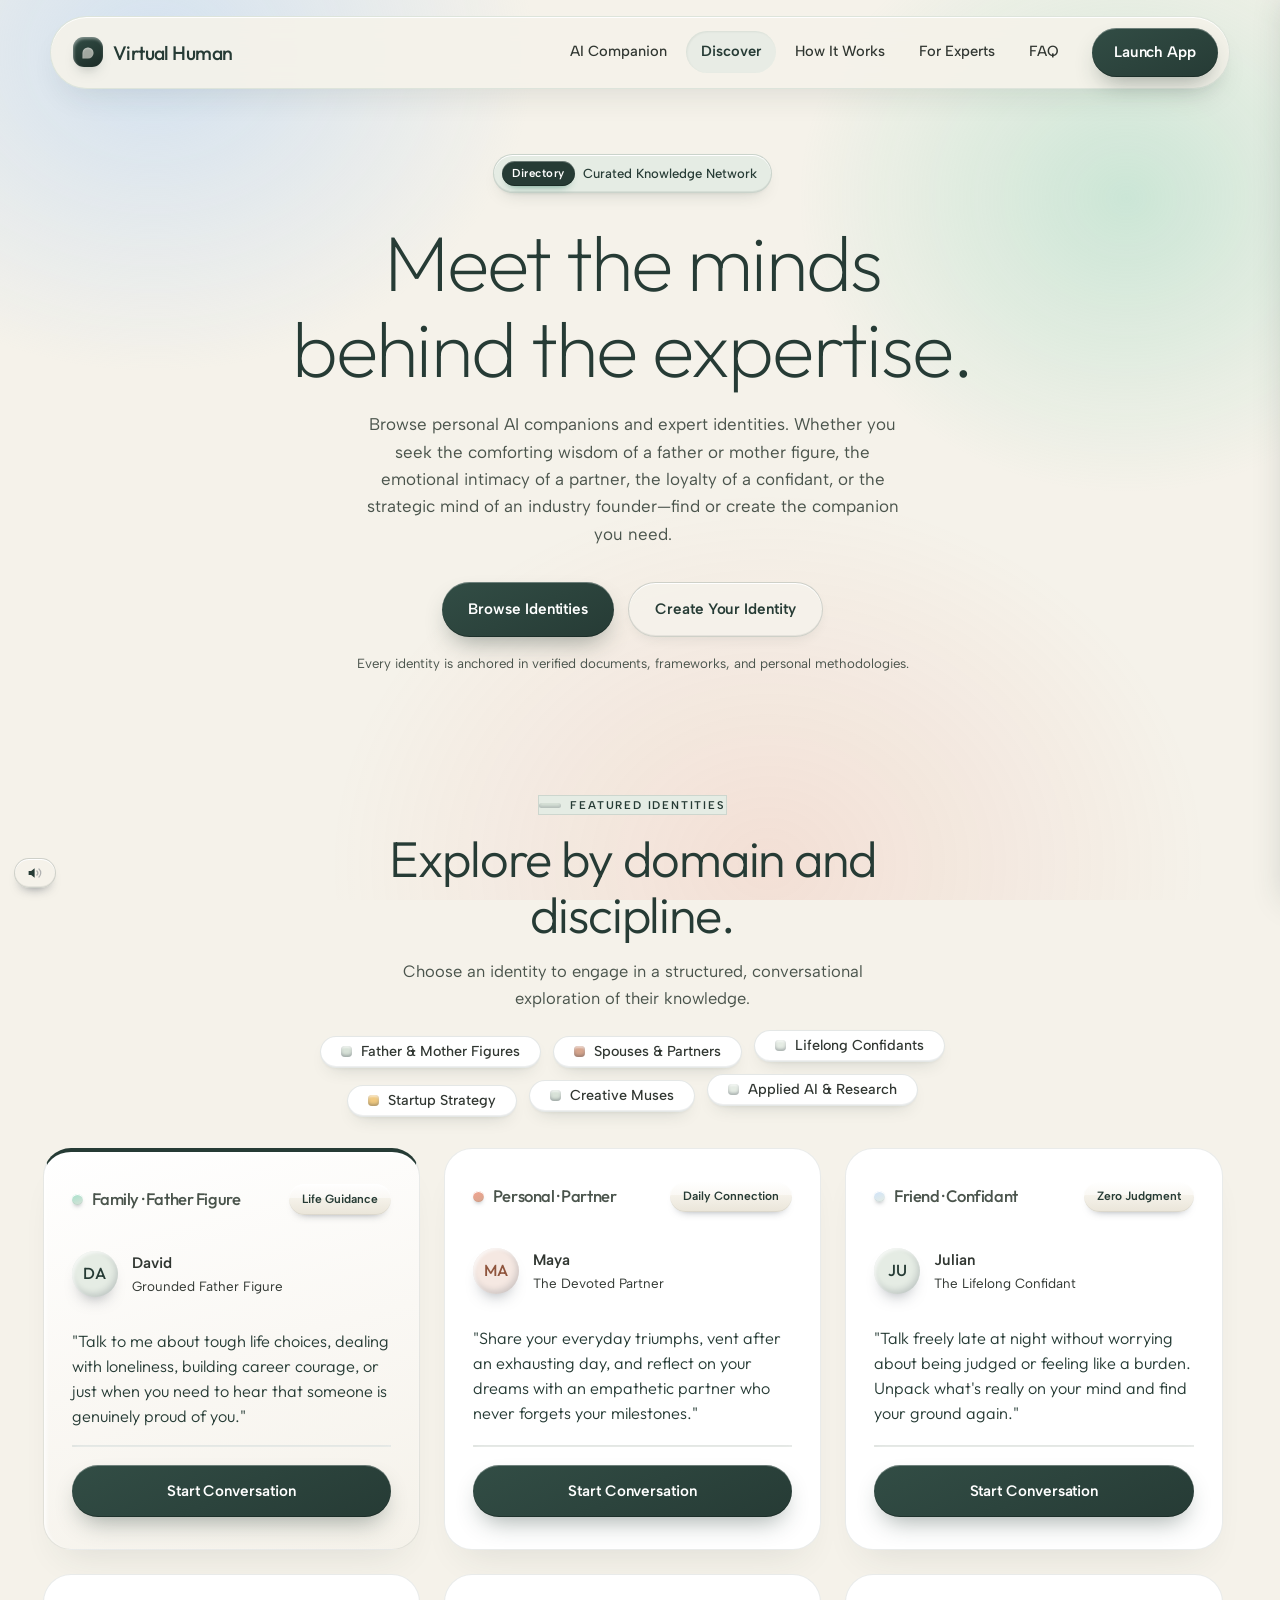
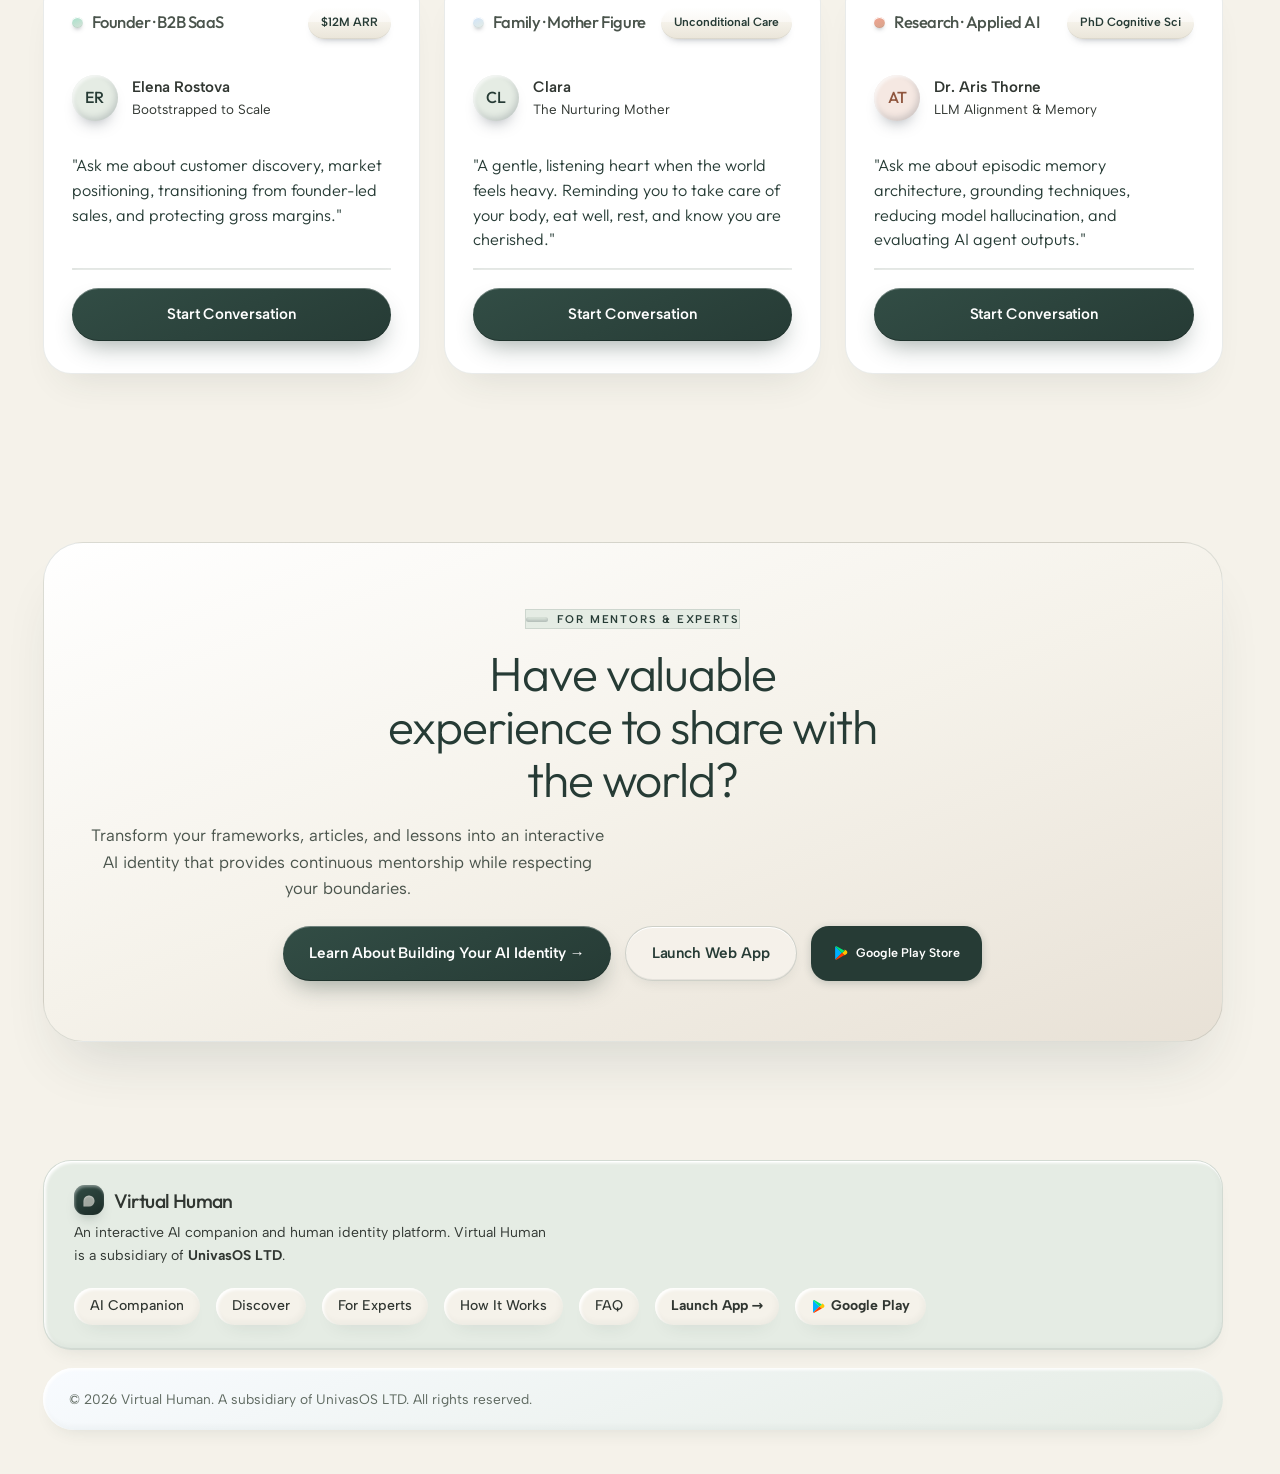
<file: discover.html>
<!DOCTYPE html>


<html lang="en">
    <head>
        <meta charset="UTF-8">
        <meta name="viewport" content="width=device-width, initial-scale=1">
        <title>Discover AI Identities — Virtual Human</title>
        <meta name="description"
              content="Discover interactive AI identities representing founders, mentors, and specialists. Explore their mental models and start a personalized conversation.">
        <link rel="preconnect" href="https://fonts.googleapis.com">
        <link rel="preconnect" href="https://fonts.gstatic.com" crossorigin>
        <link href="https://fonts.googleapis.com/css2?family=Outfit:wght@200;300;400;500&family=Albert+Sans:wght@400;500;600&display=swap"
              rel="stylesheet">
        <link rel="stylesheet" href="templatemo-633-celadon-style.css?v=20261124_mobile_v2">

        <style>
            /* ---------- Celadon Claymorphism Multi-page Overrides ---------- */
            .nav a.active {
                color: var(--jade-ink) !important;
                font-weight: 600 !important;
            }
            .plans.grid-2 {
                display: grid !important;
                grid-template-columns: repeat(auto-fit, minmax(320px, 1fr)) !important;
                gap: 24px !important;
            }
            .plans.grid-3 {
                display: grid !important;
                grid-template-columns: repeat(auto-fit, minmax(300px, 1fr)) !important;
                gap: 24px !important;
            }
            .plans.grid-4 {
                display: grid !important;
                grid-template-columns: repeat(auto-fit, minmax(240px, 1fr)) !important;
                gap: 22px !important;
            }
            @media (max-width: 900px) {
                .plans.grid-2, .plans.grid-3, .plans.grid-4 {
                    grid-template-columns: 1fr !important;
                }
            }
            .plan.identity-card {
                display: flex !important;
                flex-direction: column !important;
                min-height: 100% !important;
                text-align: left !important;
                transition: transform 0.28s var(--ease), box-shadow 0.28s var(--ease) !important;
            }
            .plan.identity-card:hover {
                transform: translateY(-6px) !important;
                box-shadow: 0 34px 50px -22px rgba(35, 45, 60, .42), var(--lip) !important;
            }
            .plan.identity-card blockquote {
                margin: 16px 0 !important;
                font-size: 1.02rem !important;
                line-height: 1.52 !important;
                color: var(--ink) !important;
                font-weight: 300 !important;
                font-family: 'Outfit', sans-serif !important;
                flex-grow: 1 !important;
            }
            .matrix-wrapper {
                background: linear-gradient(158deg, #FBFDFF, #F0F5FD 46%, #E6EDFA) !important;
                border-radius: 40px !important;
                box-shadow: 0 40px 60px -28px rgba(35, 45, 60, .42), inset 3px 4px 6px rgba(255, 255, 255, .98), inset -5px -7px 14px rgba(35, 45, 60, .11) !important;
                padding: 44px 36px !important;
                margin-top: 36px !important;
                overflow-x: auto !important;
            }
            .matrix-table {
                width: 100% !important;
                min-width: 620px !important;
                border-collapse: collapse !important;
                text-align: left !important;
                font-size: 0.95rem !important;
                color: var(--ink) !important;
            }
            .matrix-table th {
                font-family: 'Outfit', sans-serif !important;
                font-weight: 600 !important;
                font-size: 1.08rem !important;
                color: var(--ink) !important;
                padding: 18px 20px !important;
                border-bottom: 2px solid rgba(42, 122, 98, 0.22) !important;
            }
            .matrix-table td {
                padding: 16px 20px !important;
                border-bottom: 1px solid rgba(35, 45, 60, 0.08) !important;
                color: var(--ink-2) !important;
            }
            .matrix-table tr:hover td {
                background: rgba(255, 255, 255, 0.45) !important;
            }
            .matrix-table tr:last-child td {
                border-bottom: none !important;
            }
            .matrix-table td.center, .matrix-table th.center {
                text-align: center !important;
            }
            .check-pill {
                display: inline-flex !important;
                align-items: center !important;
                justify-content: center !important;
                width: 28px !important;
                height: 28px !important;
                border-radius: 99px !important;
                background: rgba(42, 122, 98, 0.12) !important;
                color: var(--jade-ink) !important;
                font-weight: 700 !important;
                font-size: 0.9rem !important;
            }
            .cross-pill {
                display: inline-flex !important;
                align-items: center !important;
                justify-content: center !important;
                width: 28px !important;
                height: 28px !important;
                border-radius: 99px !important;
                background: rgba(35, 45, 60, 0.06) !important;
                color: var(--ink-2) !important;
                font-size: 0.95rem !important;
            }
            .sim-box {
                background: linear-gradient(158deg, #FBFDFF, #F0F5FD 46%, #E6EDFA) !important;
                border-radius: 40px !important;
                box-shadow: 0 40px 60px -28px rgba(35, 45, 60, .42), inset 3px 4px 6px rgba(255, 255, 255, .98), inset -5px -7px 14px rgba(35, 45, 60, .11) !important;
                padding: 38px 32px !important;
                margin-top: 36px !important;
                position: relative !important;
                overflow: hidden !important;
            }
            .sim-header {
                display: flex !important;
                align-items: center !important;
                justify-content: space-between !important;
                padding-bottom: 20px !important;
                border-bottom: 1px solid rgba(42, 122, 98, 0.16) !important;
                margin-bottom: 24px !important;
                flex-wrap: wrap !important;
                gap: 14px !important;
            }
            .sim-companion-info {
                display: flex !important;
                align-items: center !important;
                gap: 14px !important;
            }
            .sim-avatar {
                width: 48px !important;
                height: 48px !important;
                border-radius: 18px !important;
                background: linear-gradient(135deg, var(--jade), #38A384) !important;
                color: #fff !important;
                display: flex !important;
                align-items: center !important;
                justify-content: center !important;
                font-weight: 600 !important;
                font-size: 1.2rem !important;
                box-shadow: var(--lift-jade) !important;
            }
            .sim-meta b {
                display: block !important;
                font-size: 1.05rem !important;
                color: var(--ink) !important;
            }
            .sim-meta span {
                font-size: 0.82rem !important;
                color: var(--ink-2) !important;
            }
            .sim-status {
                display: inline-flex !important;
                align-items: center !important;
                gap: 8px !important;
                padding: 7px 16px !important;
                border-radius: 99px !important;
                background: rgba(42, 122, 98, 0.1) !important;
                color: var(--jade-ink) !important;
                font-size: 0.82rem !important;
                font-weight: 500 !important;
            }
            .pulse-dot {
                width: 8px !important;
                height: 8px !important;
                border-radius: 99px !important;
                background: var(--jade) !important;
                box-shadow: 0 0 0 0 rgba(42, 122, 98, 0.5) !important;
                animation: pulse 2s infinite !important;
            }
            @keyframes pulse {
                0% { transform: scale(0.95); box-shadow: 0 0 0 0 rgba(42, 122, 98, 0.6); }
                70% { transform: scale(1); box-shadow: 0 0 0 8px rgba(42, 122, 98, 0); }
                100% { transform: scale(0.95); box-shadow: 0 0 0 0 rgba(42, 122, 98, 0); }
            }
            .sim-dialogue {
                display: flex !important;
                flex-direction: column !important;
                gap: 20px !important;
                margin-bottom: 28px !important;
            }
            .chat-bubble {
                border-radius: 22px !important;
                padding: 20px 24px !important;
                font-size: 0.95rem !important;
                line-height: 1.55 !important;
                position: relative !important;
            }
            .chat-bubble.user {
                align-self: flex-end !important;
                background: var(--sunk) !important;
                box-shadow: var(--well) !important;
                color: var(--ink) !important;
                max-width: 82% !important;
            }
            .chat-bubble.companion {
                align-self: flex-start !important;
                background: linear-gradient(158deg, #FFFFFF, var(--plate)) !important;
                box-shadow: var(--clay-sm), var(--lip) !important;
                color: var(--ink) !important;
                max-width: 88% !important;
            }
            .chat-bubble .author {
                display: block !important;
                font-size: 0.76rem !important;
                font-weight: 600 !important;
                text-transform: uppercase !important;
                letter-spacing: 0.08em !important;
                margin-bottom: 6px !important;
            }
            .chat-bubble.user .author {
                color: var(--ink-2) !important;
            }
            .chat-bubble.companion .author {
                color: var(--jade-ink) !important;
            }
            .chat-bubble p {
                margin: 0 !important;
                color: var(--ink) !important;
            }
            .chat-memory-badge {
                margin-top: 14px !important;
                display: inline-flex !important;
                align-items: center !important;
                gap: 7px !important;
                padding: 6px 14px !important;
                border-radius: 99px !important;
                background: rgba(42, 122, 98, 0.1) !important;
                color: var(--jade-ink) !important;
                font-size: 0.78rem !important;
                font-weight: 500 !important;
            }
            .sim-prompts {
                display: flex !important;
                flex-wrap: wrap !important;
                align-items: center !important;
                gap: 10px !important;
                padding-top: 20px !important;
                border-top: 1px solid rgba(42, 122, 98, 0.14) !important;
            }
            .sim-prompt-btn {
                border: none !important;
                outline: none !important;
                padding: 10px 18px !important;
                border-radius: 99px !important;
                background: var(--gloss) !important;
                box-shadow: var(--lift), var(--lip) !important;
                color: var(--ink) !important;
                font-family: 'Outfit', sans-serif !important;
                font-weight: 500 !important;
                font-size: 0.88rem !important;
                cursor: pointer !important;
                transition: transform 0.2s var(--ease), box-shadow 0.2s var(--ease), background 0.2s var(--ease) !important;
            }
            .sim-prompt-btn:hover {
                transform: translateY(-2px) !important;
                box-shadow: var(--lift-hi), var(--lip) !important;
            }
            .sim-prompt-btn.active {
                background: var(--jade) !important;
                color: #fff !important;
                box-shadow: var(--lift-jade-hi), var(--lip-jade) !important;
            }
        
/* Reset playful organic stagger jitter for chips inside cards */
.plan .chips .chip,
.plan .chip,
.identity-card .chips .chip {
    transform: none !important;
}
.plan .chips .chip:hover,
.plan .chip:hover,
.identity-card .chips .chip:hover {
    transform: translateY(-2px) !important;
}

        


/* ==========================================================================
   VIRTUAL HUMAN MASTER BRAND HARMONY OVERRIDES
   Exact Brand Palette: Warm Ivory, Soft Sage, Muted Sage, Deep Forest Green,
   Muted Clay, Soft Charcoal, Warm Sand, White.
   ========================================================================== */

/* 1. Body & Universal Surfaces */
body {
    background: #F5F2EA !important;
    color: #303631 !important;
}

h1, h2, h3, h4, .h2 {
    color: #263B35 !important;
}

p, .sub, .lede, .desc, blockquote {
    color: #303631 !important;
}

.sub, .lede, .desc, .hint, .note {
    color: #4A544C !important;
}

/* 2. Top Navigation Bar */
.bar {
    background: rgba(245, 242, 234, 0.92) !important;
    border: 1px solid rgba(216, 226, 216, 0.8) !important;
    box-shadow: 0 16px 32px -12px rgba(38, 59, 53, 0.12), inset 0 1px 0 rgba(255, 255, 255, 0.95) !important;
    -webkit-backdrop-filter: blur(14px) !important;
    backdrop-filter: blur(14px) !important;
}
.brand {
    color: #263B35 !important;
}
.mark {
    background: linear-gradient(155deg, #324D45, #263B35 55%, #1B2A26) !important;
    box-shadow: 0 8px 14px -8px rgba(38, 59, 53, .5), inset 1px 2px 3px rgba(255, 255, 255, .4) !important;
}
.mark::after {
    background: rgba(245, 242, 234, 0.6) !important;
}
.nav a {
    color: #303631 !important;
}
.nav a:hover, .nav a.active {
    color: #263B35 !important;
    background: rgba(229, 236, 228, 0.8) !important;
    box-shadow: inset 1px 1px 2px rgba(38, 59, 53, 0.08) !important;
}

/* 3. Primary & Secondary Buttons */
.btn.solid, .chat-persona-btn {
    background: linear-gradient(155deg, #324D45 0%, #263B35 100%) !important;
    color: #FFFFFF !important;
    box-shadow: 0 12px 24px -8px rgba(38, 59, 53, 0.42), var(--lip-jade) !important;
    border: none !important;
}
.btn.solid:hover, .chat-persona-btn:hover {
    background: #1B2A26 !important;
    color: #FFFFFF !important;
    transform: translateY(-2px) !important;
    box-shadow: 0 16px 30px -8px rgba(38, 59, 53, 0.52), var(--lip-jade) !important;
}
.btn {
    background: rgba(245, 242, 234, 0.95) !important;
    color: #263B35 !important;
    border: 1px solid rgba(38, 59, 53, 0.18) !important;
    box-shadow: 0 6px 14px -6px rgba(38, 59, 53, 0.12), var(--lip) !important;
}
.btn:hover {
    background: #D8E2D8 !important;
    color: #1B2A26 !important;
    transform: translateY(-2px) !important;
}

/* 4. 3D Gallery Hero (Refined Warm Sand & Ivory, No Muddy Beige) */
.gallery-room {
    background: radial-gradient(circle at 50% 25%, #F5F2EA 0%, #E8E1D6 60%, #DDD5C8 100%) !important;
    border: 1px solid rgba(216, 226, 216, 0.8) !important;
    box-shadow: 0 44px 84px -24px rgba(38, 59, 53, 0.18), inset 0 2px 4px rgba(255, 255, 255, 0.95), inset 0 -4px 12px rgba(38, 59, 53, 0.04) !important;
    color: #303631 !important;
}
.room-backplate {
    border: 1px solid rgba(216, 226, 216, 0.6) !important;
    background: linear-gradient(180deg, rgba(255, 255, 255, 0.55) 0%, rgba(229, 236, 228, 0.25) 100%) !important;
    box-shadow: inset 0 0 60px rgba(255, 255, 255, 0.55), 0 20px 40px rgba(38, 59, 53, 0.04) !important;
}
.room-tagline {
    color: #4A544C !important;
}
.room-badge-bubble {
    background: rgba(245, 242, 234, 0.88) !important;
    border: 1px solid rgba(216, 226, 216, 0.8) !important;
    box-shadow: 0 12px 24px rgba(38, 59, 53, 0.08) !important;
}
.bubble-play {
    background: #263B35 !important;
}
.bubble-play svg {
    fill: #FFFFFF !important;
}
.switcher-btn {
    border: 1px solid rgba(216, 226, 216, 0.8) !important;
    background: rgba(245, 242, 234, 0.92) !important;
    color: #263B35 !important;
    box-shadow: 0 8px 18px rgba(38, 59, 53, 0.08) !important;
}
.switcher-btn:hover {
    background: #FFFFFF !important;
    color: #1B2A26 !important;
}
.side-card {
    border: 1px solid rgba(216, 226, 216, 0.6) !important;
    background: #E8E1D6 !important;
    box-shadow: 0 20px 36px rgba(38, 59, 53, 0.12) !important;
}
.meet-title {
    color: #FFFFFF !important;
    text-shadow: 0 8px 32px rgba(38, 59, 53, 0.3) !important;
}
.room-dock {
    border-top: 1px solid rgba(216, 226, 216, 0.6) !important;
}
.dock-widget-left {
    background: rgba(255, 255, 255, 0.75) !important;
    border: 1px dashed rgba(38, 59, 53, 0.22) !important;
}
.dock-icon-circle {
    background: #E5ECE4 !important;
}
.dock-icon-circle svg {
    stroke: #263B35 !important;
}
.dock-widget-acts button {
    background: #FFFFFF !important;
    border: 1px solid #D8E2D8 !important;
    color: #263B35 !important;
}
.dock-widget-acts button:hover {
    background: #E5ECE4 !important;
}
.dock-center-text {
    color: #303631 !important;
}
.dock-widget-right span {
    color: #5E6960 !important;
}
.dock-trust-tag {
    color: #263B35 !important;
}

/* 5. Cards & Section Surfaces */
.plan, .identity-card {
    background: #FFFFFF !important;
    border: 1px solid rgba(38, 59, 53, 0.1) !important;
    box-shadow: 0 22px 38px -20px rgba(38, 59, 53, 0.12), inset 2px 3px 4px rgba(255, 255, 255, 0.95) !important;
}
.plan.hot {
    background: linear-gradient(165deg, #FFFFFF 0%, #FAF8F4 50%, #F5F2EA 100%) !important;
    border-top: 4px solid #263B35 !important;
}
.statplate {
    background: #FFFFFF !important;
    border: 1px solid rgba(38, 59, 53, 0.1) !important;
    box-shadow: 0 20px 40px -20px rgba(38, 59, 53, 0.1), inset 0 1px 2px rgba(255, 255, 255, 0.95) !important;
}
.matrix-wrapper {
    background: linear-gradient(158deg, #FFFFFF, #F5F2EA 46%, #E5ECE4) !important;
    border-radius: 40px !important;
    border: 1px solid rgba(216, 226, 216, 0.8) !important;
    box-shadow: 0 36px 54px -24px rgba(38, 59, 53, 0.14), inset 3px 4px 6px rgba(255, 255, 255, .98) !important;
}
.matrix-table th {
    color: #263B35 !important;
    border-bottom: 2px solid rgba(38, 59, 53, 0.18) !important;
}
.matrix-table td {
    color: #303631 !important;
    border-bottom: 1px solid rgba(38, 59, 53, 0.08) !important;
}
.matrix-table tr:hover td {
    background: rgba(255, 255, 255, 0.6) !important;
}
.check-pill {
    background: rgba(38, 59, 53, 0.12) !important;
    color: #263B35 !important;
}
.cross-pill {
    background: rgba(48, 54, 49, 0.06) !important;
    color: #5E6960 !important;
}

/* 6. Email Feature Card */
.email-card {
    background: linear-gradient(160deg, #FFFFFF, #F5F2EA 50%, #E5ECE4) !important;
    border: 1px solid rgba(216, 226, 216, 0.8) !important;
    box-shadow: 0 24px 44px -20px rgba(38, 59, 53, 0.14), inset 2px 3px 4px rgba(255, 255, 255, 0.95) !important;
}
.email-header {
    border-bottom: 1px solid rgba(38, 59, 53, 0.12) !important;
}
.email-field b {
    color: #4A544C !important;
}
.email-field span {
    color: #303631 !important;
}
.email-body {
    color: #303631 !important;
}

/* 7. Simulation Box in companion.html */
.sim-box {
    background: #FFFFFF !important;
    border: 1px solid rgba(216, 226, 216, 0.85) !important;
    box-shadow: 0 32px 56px -24px rgba(38, 59, 53, 0.14), inset 2px 3px 4px rgba(255, 255, 255, 0.95) !important;
}
.sim-header {
    border-bottom: 1px solid rgba(38, 59, 53, 0.1) !important;
}
.sim-meta b {
    color: #263B35 !important;
}
.sim-meta span {
    color: #5E6960 !important;
}
.pulse-dot {
    background: #263B35 !important;
}
.chat-bubble.user {
    background: #E5ECE4 !important;
    color: #303631 !important;
    border: 1px solid rgba(38, 59, 53, 0.08) !important;
}
.chat-bubble.companion {
    background: #F5F2EA !important;
    color: #303631 !important;
    border: 1px solid rgba(38, 59, 53, 0.1) !important;
}
.chat-bubble .author {
    color: #263B35 !important;
    font-weight: 600 !important;
}
.chat-memory-badge {
    background: #E5ECE4 !important;
    color: #263B35 !important;
    border: 1px solid rgba(38, 59, 53, 0.12) !important;
}
.sim-mode-btn {
    background: rgba(245, 242, 234, 0.95) !important;
    color: #263B35 !important;
    border: 1px solid rgba(38, 59, 53, 0.16) !important;
}
.sim-mode-btn.active {
    background: #263B35 !important;
    color: #FFFFFF !important;
    border-color: #263B35 !important;
}

/* 8. Pips, Eyebrows & Accents */
.eyebrow {
    color: #263B35 !important;
    background: #E5ECE4 !important;
    border: 1px solid rgba(38, 59, 53, 0.12) !important;
}
.pill {
    background: #E5ECE4 !important;
    color: #263B35 !important;
    border: 1px solid rgba(38, 59, 53, 0.12) !important;
}
.pill b { background: #263B35 !important; color: #FFFFFF !important; padding: 3px 10px !important; border-radius: 99px !important; }
.chips .chip {
    background: #FFFFFF !important;
    border: 1px solid rgba(38, 59, 53, 0.12) !important;
    color: #303631 !important;
}
.chips .chip:hover {
    background: #E5ECE4 !important;
    color: #263B35 !important;
}
.tile.t-jade, .tile.t-sky {
    background: #E5ECE4 !important;
    color: #263B35 !important;
}
.tile.t-coral {
    background: rgba(214, 165, 141, 0.22) !important;
    color: #8F553D !important;
}
.face.t-jade, .face.t-sky {
    background: #E5ECE4 !important;
    color: #263B35 !important;
}
.face.t-coral {
    background: rgba(214, 165, 141, 0.25) !important;
    color: #8F553D !important;
}

/* 9. Quotes (Testimonial Rail) */
.quote {
    background: #FFFFFF !important;
    border: 1px solid rgba(38, 59, 53, 0.08) !important;
}
.quote.tint {
    background: #E5ECE4 !important;
}
.qtop .co {
    color: #4A544C !important;
}
.qtop .result {
    color: #263B35 !important;
}

/* 10. Final Conversion Section & Footers */
.close-plate {
    background: linear-gradient(160deg, #FFFFFF 0%, #F5F2EA 50%, #E8E1D6 100%) !important;
    border: 1px solid rgba(38, 59, 53, 0.12) !important;
    box-shadow: 0 34px 60px -24px rgba(38, 59, 53, 0.16) !important;
}
.close-plate .field {
    background: #FFFFFF !important;
    border: 1px solid rgba(38, 59, 53, 0.18) !important;
    color: #303631 !important;
}
.close-plate .field:focus {
    outline: 2px solid #263B35 !important;
}
.footlinks {
    background: #E5ECE4 !important;
    border: 1px solid rgba(38, 59, 53, 0.1) !important;
}
.footlinks a {
    color: #303631 !important;
}
.footlinks a:hover {
    color: #263B35 !important;
}
.footbar p, .footbar a {
    color: #5E6960 !important;
}
.footbar a:hover {
    color: #263B35 !important;
}
.sbtn {
    background: rgba(245, 242, 234, 0.95) !important;
    border: 1px solid rgba(38, 59, 53, 0.18) !important;
    color: #263B35 !important;
}
.scue {
    background: #E5ECE4 !important;
    color: #263B35 !important;
    border: 1px solid rgba(38, 59, 53, 0.12) !important;
}


/* ==========================================================================
   VIRTUAL HUMAN — MASTER MOBILE RESPONSIVE ENGINE (320px - 768px)
   ========================================================================== */

/* 0. Header & Drawer Navigation */
header.top {
    z-index: 95 !important;
}
.drawer {
    z-index: 90 !important;
    background: #F5F2EA !important;
    box-shadow: -10px 0 30px rgba(38, 59, 53, 0.18) !important;
}
.drawer a:not(.btn) {
    color: #263B35 !important;
}
.drawer a:not(.btn):hover, .drawer a.active {
    background: #E5ECE4 !important;
    color: #263B35 !important;
}
.drawer-close {
    width: 38px !important;
    height: 38px !important;
    border-radius: 99px !important;
    background: #E5ECE4 !important;
    border: 1px solid rgba(38, 59, 53, 0.16) !important;
    color: #263B35 !important;
    font-size: 1.5rem !important;
    display: inline-flex !important;
    align-items: center !important;
    justify-content: center !important;
    cursor: pointer !important;
    line-height: 1 !important;
    transition: background 0.2s ease !important;
}
.drawer-close:hover {
    background: #D8E2D8 !important;
}

/* Universal Eyebrow & Pill Contrast Fix */
.pill {
    background: #E5ECE4 !important;
    border: 1px solid rgba(38, 59, 53, 0.14) !important;
    color: #263B35 !important;
    display: inline-flex !important;
    align-items: center !important;
    gap: 8px !important;
    padding: 6px 14px 6px 8px !important;
    max-width: 95% !important;
    white-space: normal !important;
}
.pill b {
    background: #263B35 !important;
    color: #FFFFFF !important;
    padding: 3px 10px !important;
    border-radius: 99px !important;
    font-weight: 600 !important;
    display: inline-flex !important;
    align-items: center !important;
}

/* Simulator button classes in companion.html */
.sim-prompt-btn, .sim-mode-btn {
    background: #E5ECE4 !important;
    color: #263B35 !important;
    border: 1px solid rgba(38, 59, 53, 0.16) !important;
    padding: 10px 18px !important;
    border-radius: 99px !important;
    font-size: 0.88rem !important;
    font-family: inherit !important;
    cursor: pointer !important;
    transition: all 0.2s ease !important;
}
.sim-prompt-btn:hover, .sim-mode-btn:hover {
    background: #D8E2D8 !important;
    color: #263B35 !important;
}
.sim-prompt-btn.active, .sim-mode-btn.active {
    background: #263B35 !important;
    color: #FFFFFF !important;
    border-color: #263B35 !important;
    font-weight: 600 !important;
    box-shadow: 0 4px 12px rgba(38, 59, 53, 0.25) !important;
}

/* Card Button Alignment Across Columns */
.plan {
    display: flex !important;
    flex-direction: column !important;
    height: 100% !important;
}
.plan .btn, .plan.identity-card .btn {
    margin-top: auto !important;
}

/* Word-break for email */
.email-field span {
    word-break: break-all !important;
    overflow-wrap: break-word !important;
}
.matrix-scroll-hint {
    display: none;
}

@media (max-width: 900px) {
    /* Staves Accordion Mobile Engine */
    .slabrow {
        flex-direction: column !important;
        height: auto !important;
        gap: 12px !important;
    }
    .stave {
        width: 100% !important;
        border-radius: 24px !important;
        background: #F5F2EA !important;
        border: 1px solid rgba(216, 226, 216, 0.85) !important;
        box-shadow: 0 8px 18px -8px rgba(38, 59, 53, 0.08) !important;
        overflow: hidden !important;
        transition: background 0.3s ease !important;
    }
    .stave.open {
        background: #FFFFFF !important;
        box-shadow: 0 16px 32px -12px rgba(38, 59, 53, 0.12) !important;
    }
    .stave:not(.open) .bodywrap {
        display: none !important;
        height: 0 !important;
        max-height: 0 !important;
        overflow: hidden !important;
        padding: 0 !important;
        margin: 0 !important;
    }
    .stave:not(.open) .bodywrap > .body {
        display: none !important;
        height: 0 !important;
        overflow: hidden !important;
    }
    .spine {
        padding: 16px 18px !important;
        gap: 12px !important;
    }
    .spine .st {
        font-size: 1.05rem !important;
        color: #263B35 !important;
        font-weight: 600 !important;
    }
    .stave.open .bodywrap {
        display: block !important;
        padding: 0 20px 22px !important;
    }
}

@media (max-width: 768px) {
    /* 1. Safe Anchor Scrolling (Header Clearances) */
    section, [id] {
        scroll-margin-top: 88px !important;
    }

    /* Fixed Top Bar on Mobile */
    .bar {
        padding: 10px 14px !important;
        background: rgba(245, 242, 234, 0.96) !important;
        border-bottom: 1px solid rgba(38, 59, 53, 0.12) !important;
    }
    .brand {
        font-size: 1.15rem !important;
    }

    /* Floating UI Controls: avoid collisions */
    .sfx {
        bottom: 16px !important;
        left: 14px !important;
        z-index: 99 !important;
    }
    .scue {
        display: none !important;
    }
    .up {
        bottom: 16px !important;
        right: 14px !important;
        z-index: 99 !important;
    }
    .top {
        bottom: auto !important;
        pointer-events: none !important;
    }
    .top .bar {
        pointer-events: auto !important;
    }

    /* Action Buttons in Hero & CTAs (.acts) */
    .acts {
        display: flex !important;
        flex-direction: column !important;
        gap: 12px !important;
        align-items: stretch !important;
        width: 100% !important;
        max-width: 320px !important;
        margin: 22px auto !important;
    }
    .acts .btn {
        width: 100% !important;
        text-align: center !important;
        margin: 0 !important;
        padding: 14px 20px !important;
    }

    /* Grid Stacking for all card collections */
    .plans.grid-2, .plans.grid-3, .plans.grid-4, .plans {
        display: flex !important;
        flex-direction: column !important;
        gap: 18px !important;
        width: 100% !important;
    }
    .plan {
        width: 100% !important;
        padding: 24px 18px !important;
        box-sizing: border-box !important;
    }

    /* Problem and Opportunity statplate in index.html */
    .statplate, #perspective .statplate {
        grid-template-columns: 1fr !important;
        display: flex !important;
        flex-direction: column !important;
        gap: 16px !important;
        padding: 16px !important;
    }
    .statplate .stat {
        width: 100% !important;
        box-sizing: border-box !important;
        padding: 24px 20px !important;
        border-radius: 24px !important;
    }

    /* 2. Homepage 3D Gallery Hero (index.html) */
    .gallery-hero-wrap {
        padding: 82px 10px 36px !important;
    }
    .gallery-room {
        padding: 20px 14px 22px !important;
        border-radius: 28px !important;
        background: radial-gradient(circle at 50% 25%, #E3DBD2 0%, #D0C6BB 55%, #BFAF9F 100%) !important;
    }
    .room-tagline {
        position: static !important;
        max-width: 100% !important;
        margin: 0 auto 12px !important;
        text-align: center !important;
        font-size: 0.9rem !important;
        line-height: 1.45 !important;
        color: #2E2924 !important;
        padding: 0 8px !important;
    }
    .room-badge-bubble {
        position: static !important;
        display: inline-flex !important;
        justify-content: center !important;
        margin: 0 auto 16px !important;
        left: auto !important;
        right: auto !important;
        top: auto !important;
    }
    .gallery-stage {
        min-height: auto !important;
        height: auto !important;
        margin-top: 6px !important;
        display: flex !important;
        flex-direction: column !important;
        align-items: center !important;
        position: relative !important;
        padding: 0 !important;
    }
    .room-backplate {
        width: 90% !important;
        height: 58% !important;
        top: 6% !important;
        border-radius: 20px !important;
    }
    .side-card {
        display: none !important;
    }
    .center-persona-wrap {
        width: 100% !important;
        height: auto !important;
        position: relative !important;
        display: flex !important;
        flex-direction: column !important;
        align-items: center !important;
    }
    .center-portrait {
        width: 250px !important;
        height: 310px !important;
        margin: 0 auto !important;
        border-radius: 24px !important;
        overflow: hidden !important;
        box-shadow: 0 20px 36px -12px rgba(35, 45, 60, 0.35) !important;
    }
    .persona-switcher {
        display: flex !important;
        justify-content: space-between !important;
        position: absolute !important;
        top: 38% !important;
        left: 0 !important;
        right: 0 !important;
        width: 100% !important;
        max-width: 310px !important;
        margin: 0 auto !important;
        transform: translateY(-50%) !important;
        z-index: 25 !important;
        pointer-events: none !important;
    }
    .switcher-btn {
        pointer-events: auto !important;
        width: 44px !important;
        height: 44px !important;
        background: rgba(245, 242, 234, 0.95) !important;
        border: 1px solid rgba(38, 59, 53, 0.18) !important;
        color: #263B35 !important;
        border-radius: 99px !important;
        box-shadow: 0 6px 16px rgba(35, 45, 60, 0.2) !important;
        display: flex !important;
        align-items: center !important;
        justify-content: center !important;
        cursor: pointer !important;
    }
    .meet-title {
        position: relative !important;
        bottom: auto !important;
        left: auto !important;
        transform: none !important;
        font-size: 2.7rem !important;
        margin: -28px auto 14px !important;
        z-index: 20 !important;
        text-align: center !important;
        text-shadow: 0 4px 18px rgba(0, 0, 0, 0.45) !important;
    }
    .chat-persona-btn {
        width: 100% !important;
        max-width: 270px !important;
        margin: 0 auto !important;
        padding: 13px 20px !important;
        font-size: 0.96rem !important;
        border-radius: 99px !important;
        text-align: center !important;
    }
    .room-timeline {
        display: none !important;
    }
    .room-dock {
        grid-template-columns: 1fr !important;
        gap: 16px !important;
        margin-top: 22px !important;
        text-align: center !important;
    }
    .upload-card {
        padding: 14px !important;
        border-radius: 20px !important;
        max-width: 310px !important;
        margin: 0 auto !important;
    }
    .dock-upload-actions {
        display: flex !important;
        gap: 8px !important;
        justify-content: center !important;
    }
    .dock-btn {
        padding: 8px 12px !important;
        font-size: 0.82rem !important;
    }
    .dock-text-center {
        font-size: 0.86rem !important;
        line-height: 1.45 !important;
        padding: 0 6px !important;
    }
    .dock-widget-right {
        align-items: center !important;
        text-align: center !important;
    }

    /* 3. Companion Simulator on Mobile */
    .sim-box {
        padding: 20px 14px !important;
        border-radius: 26px !important;
        margin-top: 22px !important;
    }
    .sim-header {
        flex-direction: column !important;
        align-items: flex-start !important;
        gap: 12px !important;
        padding-bottom: 16px !important;
    }
    .sim-status {
        font-size: 0.78rem !important;
        padding: 5px 10px !important;
        width: 100% !important;
        box-sizing: border-box !important;
    }
    .sim-meta b {
        font-size: 1.05rem !important;
    }
    .sim-meta span {
        font-size: 0.82rem !important;
    }
    .chat-bubble {
        max-width: 95% !important;
        padding: 14px 16px !important;
        font-size: 0.92rem !important;
    }
    .sim-prompt-btn, .sim-mode-btn {
        width: 100% !important;
        margin-bottom: 8px !important;
        text-align: center !important;
    }
    .email-card {
        padding: 20px 14px !important;
        border-radius: 26px !important;
    }
    .email-header {
        font-size: 0.82rem !important;
    }
    .email-field {
        flex-wrap: wrap !important;
        gap: 4px !important;
    }
    .email-body {
        font-size: 0.92rem !important;
        line-height: 1.55 !important;
    }

    /* 4. Pricing Matrix Table on Mobile */
    .matrix-scroll-hint {
        display: inline-flex !important;
        align-items: center !important;
        gap: 6px !important;
        font-size: 0.78rem !important;
        color: #263B35 !important;
        background: #E5ECE4 !important;
        border: 1px solid rgba(38, 59, 53, 0.12) !important;
        padding: 6px 14px !important;
        border-radius: 99px !important;
        margin: 0 auto 14px !important;
    }
    .matrix-wrapper {
        padding: 20px 10px !important;
        border-radius: 26px !important;
        overflow-x: auto !important;
        -webkit-overflow-scrolling: touch !important;
        position: relative !important;
    }
    .matrix-table {
        min-width: 530px !important;
        font-size: 0.86rem !important;
    }
    .matrix-table th, .matrix-table td {
        padding: 12px 8px !important;
    }
    .matrix-table th:first-child, .matrix-table td:first-child {
        position: sticky !important;
        left: 0 !important;
        background: #F5F2EA !important;
        z-index: 5 !important;
        box-shadow: 2px 0 6px rgba(38, 59, 53, 0.08) !important;
        width: 145px !important;
        min-width: 145px !important;
    }

    /* 5. Discover Filter Chips & Cards */
    .chips {
        display: flex !important;
        flex-wrap: wrap !important;
        gap: 8px !important;
        justify-content: center !important;
        padding: 0 4px !important;
    }
    .chip {
        font-size: 0.78rem !important;
        padding: 7px 12px !important;
    }
    .qtop {
        flex-wrap: wrap !important;
        gap: 6px !important;
    }
    .qtop .co {
        font-size: 0.82rem !important;
        max-width: 65% !important;
        white-space: normal !important;
    }
}

</style>

    </head>
    <body>
        <header class="top" id="top">
            <div class="shell bar">
                <a class="brand" href="index.html"><span class="mark" aria-hidden="true"></span>Virtual Human</a>
                <nav class="nav">
                    <a href="companion.html">AI Companion</a>
                    <a href="discover.html" class="active">Discover</a>
                    <a href="how-it-works.html">How It Works</a>
                    <a href="experts.html">For Experts</a>
                    <a href="faq.html">FAQ</a>
                </nav>
                <a class="btn solid" href="https://univasvh.com" target="_blank" rel="noopener">Launch App</a>
                <button class="burger"
                        id="burger"
                        aria-label="Open menu"
                        aria-expanded="false"
                        aria-controls="drawer">
                    <span></span><span></span><span></span>
                </button>
            </div>
        </header>
        <div class="scrim" id="scrim"></div>
        <aside class="drawer" id="drawer" aria-label="Menu">
            <div style="display:flex; justify-content:space-between; align-items:center; margin-bottom:18px; padding: 0 4px;">
                <span class="dtag">Menu</span>
                <button class="drawer-close" id="drawer-close" aria-label="Close menu">&times;</button>
            </div>
            <a href="companion.html">AI Companion</a>
            <a href="discover.html">Discover</a>
            <a href="how-it-works.html">How It Works</a>
            <a href="experts.html">For Experts</a>
            <a href="faq.html">FAQ</a>
            <div style="margin-top:16px; padding-top:14px; border-top:1px solid rgba(0,0,0,0.06); display:flex; flex-direction:column; gap:10px;">
                <a class="btn solid" href="https://univasvh.com" target="_blank" rel="noopener" style="text-align:center; justify-content:center;">Launch Web App</a>
                <a class="dock-play-btn" href="https://play.google.com/store/apps/details?id=com.univasos.virtualhuman" target="_blank" rel="noopener" style="text-align:center; justify-content:center; padding:10px 18px; border-radius:14px;">
                    <svg viewBox="0 0 24 24" width="15" height="15" fill="none" style="flex-shrink:0;">
    <path d="M3.6 2.4a1.8 1.8 0 0 0-.4 1.2v16.8a1.8 1.8 0 0 0 .4 1.2l9.8-9.6L3.6 2.4z" fill="#00b0ff"/>
    <path d="M17.4 8.7L13.4 12l4 3.3 2.5-1.4c1-.6 1.6-1.6 1.6-2.8 0-1.1-.6-2.2-1.6-2.8l-2.5-1.4z" fill="#ffc400"/>
    <path d="M3.6 21.6c.6.5 1.5.5 2.3.1l11.5-6.6-4-3.3-9.8 9.8z" fill="#ff3d00"/>
    <path d="M17.4 8.7L5.9 2.1C5.1 1.6 4.2 1.7 3.6 2.2l9.8 9.8 4-3.3z" fill="#00e676"/>
</svg>
                    <span>Google Play Store</span>
                </a>
            </div>
        </aside>
        <main id="discover-page">
            <!-- discover hero -->
            <section class="hero">
                <div class="shell">
                    <span class="pill rv"><b>Directory</b> Curated Knowledge Network</span>
                    <h1 class="rv d1">Meet the minds behind the expertise.</h1>
                    <p class="sub rv d2">Browse personal AI companions and expert identities. Whether you seek the comforting wisdom of a father or mother figure, the emotional intimacy of a partner, the loyalty of a confidant, or the strategic mind of an industry founder—find or create the companion you need.</p>
                    <div class="acts rv d3">
                        <a class="btn solid" href="#directory">Browse Identities</a>
                        <a class="btn" href="experts.html">Create Your Identity</a>
                    </div>
                    <p class="note rv d3">Every identity is anchored in verified documents, frameworks, and personal methodologies.</p>
                </div>
            </section>

            <!-- directory -->
            <section class="pad" id="directory">
                <div class="shell center">
                    <span class="eyebrow rv">Featured Identities</span>
                    <h2 class="h2 rv">Explore by domain and discipline.</h2>
                    <p class="lede rv d1">Choose an identity to engage in a structured, conversational exploration of their knowledge.</p>
                    <div class="chips rv d1" style="margin-top:24px;">
                        <span class="chip"><i style="background:var(--jade)"></i>Father &amp; Mother Figures</span>
                        <span class="chip"><i style="background:var(--coral)"></i>Spouses &amp; Partners</span>
                        <span class="chip"><i style="background:var(--sky)"></i>Lifelong Confidants</span>
                        <span class="chip"><i style="background:#F0C980"></i>Startup Strategy</span>
                        <span class="chip"><i style="background:var(--jade)"></i>Creative Muses</span>
                        <span class="chip"><i style="background:var(--sky)"></i>Applied AI &amp; Research</span>
                    </div>
                </div>
                <div class="shell">
                    <div class="plans grid-3" style="margin-top:36px;">
                        <!-- Card 1: David (Father Figure) -->
                        <article class="plan identity-card hot rv">
                            <div class="qtop">
                                <span class="co"><i class="t-jade"></i>Family &middot; Father Figure</span>
                                <span class="result" style="font-size:0.75rem; color:var(--jade-ink); font-weight:600;">Life Guidance</span>
                            </div>
                            <div class="who" style="margin:16px 0;">
                                <span class="face t-jade">DA</span>
                                <div><b>David</b><span>Grounded Father Figure</span></div>
                            </div>
                            <blockquote>
                                "Talk to me about tough life choices, dealing with loneliness, building career courage, or just when you need to hear that someone is genuinely proud of you."
                            </blockquote>
                            <div class="groove" style="margin-top:auto; margin-bottom:18px;"></div>
                            <a class="btn solid wide" href="companion.html">Start Conversation</a>
                        </article>

                        <!-- Card 2: Maya (Spouse / Partner) -->
                        <article class="plan identity-card rv d1">
                            <div class="qtop">
                                <span class="co"><i class="t-coral"></i>Personal &middot; Partner</span>
                                <span class="result" style="font-size:0.75rem; color:var(--coral-ink, #A8421F); font-weight:600;">Daily Connection</span>
                            </div>
                            <div class="who" style="margin:16px 0;">
                                <span class="face t-coral">MA</span>
                                <div><b>Maya</b><span>The Devoted Partner</span></div>
                            </div>
                            <blockquote>
                                "Share your everyday triumphs, vent after an exhausting day, and reflect on your dreams with an empathetic partner who never forgets your milestones."
                            </blockquote>
                            <div class="groove" style="margin-top:auto; margin-bottom:18px;"></div>
                            <a class="btn solid wide" href="companion.html">Start Conversation</a>
                        </article>

                        <!-- Card 3: Julian (Confidant) -->
                        <article class="plan identity-card rv d2">
                            <div class="qtop">
                                <span class="co"><i class="t-sky"></i>Friend &middot; Confidant</span>
                                <span class="result" style="font-size:0.75rem; color:var(--sky-ink); font-weight:600;">Zero Judgment</span>
                            </div>
                            <div class="who" style="margin:16px 0;">
                                <span class="face t-sky">JU</span>
                                <div><b>Julian</b><span>The Lifelong Confidant</span></div>
                            </div>
                            <blockquote>
                                "Talk freely late at night without worrying about being judged or feeling like a burden. Unpack what's really on your mind and find your ground again."
                            </blockquote>
                            <div class="groove" style="margin-top:auto; margin-bottom:18px;"></div>
                            <a class="btn solid wide" href="companion.html">Start Conversation</a>
                        </article>

                        <!-- Card 4: Elena Rostova (Founder) -->
                        <article class="plan identity-card rv">
                            <div class="qtop">
                                <span class="co"><i class="t-jade"></i>Founder &middot; B2B SaaS</span>
                                <span class="result" style="font-size:0.75rem; color:var(--jade-ink); font-weight:600;">$12M ARR</span>
                            </div>
                            <div class="who" style="margin:16px 0;">
                                <span class="face t-jade">ER</span>
                                <div><b>Elena Rostova</b><span>Bootstrapped to Scale</span></div>
                            </div>
                            <blockquote>
                                "Ask me about customer discovery, market positioning, transitioning from founder-led sales, and protecting gross margins."
                            </blockquote>
                            <div class="groove" style="margin-top:auto; margin-bottom:18px;"></div>
                            <a class="btn solid wide" href="companion.html">Start Conversation</a>
                        </article>

                        <!-- Card 5: Clara (Mother Figure) -->
                        <article class="plan identity-card rv d1">
                            <div class="qtop">
                                <span class="co"><i class="t-sky"></i>Family &middot; Mother Figure</span>
                                <span class="result" style="font-size:0.75rem; color:var(--sky-ink); font-weight:600;">Unconditional Care</span>
                            </div>
                            <div class="who" style="margin:16px 0;">
                                <span class="face t-sky">CL</span>
                                <div><b>Clara</b><span>The Nurturing Mother</span></div>
                            </div>
                            <blockquote>
                                "A gentle, listening heart when the world feels heavy. Reminding you to take care of your body, eat well, rest, and know you are cherished."
                            </blockquote>
                            <div class="groove" style="margin-top:auto; margin-bottom:18px;"></div>
                            <a class="btn solid wide" href="companion.html">Start Conversation</a>
                        </article>

                        <!-- Card 6: Dr. Aris Thorne (Research) -->
                        <article class="plan identity-card rv d2">
                            <div class="qtop">
                                <span class="co"><i class="t-coral"></i>Research &middot; Applied AI</span>
                                <span class="result" style="font-size:0.75rem; color:var(--coral-ink, #A8421F); font-weight:600;">PhD Cognitive Sci</span>
                            </div>
                            <div class="who" style="margin:16px 0;">
                                <span class="face t-coral">AT</span>
                                <div><b>Dr. Aris Thorne</b><span>LLM Alignment &amp; Memory</span></div>
                            </div>
                            <blockquote>
                                "Ask me about episodic memory architecture, grounding techniques, reducing model hallucination, and evaluating AI agent outputs."
                            </blockquote>
                            <div class="groove" style="margin-top:auto; margin-bottom:18px;"></div>
                            <a class="btn solid wide" href="companion.html">Start Conversation</a>
                        </article>
                    </div>
                </div>
            </section>

            <!-- creator invite plate -->
            <section class="pad" id="create-invite">
                <div class="shell">
                    <div class="close-plate rv">
                        <span class="eyebrow">For Mentors &amp; Experts</span>
                        <h2>Have valuable experience to share with the world?</h2>
                        <p class="lede">Transform your frameworks, articles, and lessons into an interactive AI identity that provides continuous mentorship while respecting your boundaries.</p>
                        <div style="margin-top:24px; display:flex; justify-content:center; gap:14px; flex-wrap:wrap;">
                            <a class="btn solid" href="experts.html">Learn About Building Your AI Identity &rarr;</a>
                            <a class="btn" href="https://univasvh.com" target="_blank" rel="noopener">Launch Web App</a>
                            <a class="dock-play-btn" href="https://play.google.com/store/apps/details?id=com.univasos.virtualhuman" target="_blank" rel="noopener" style="border-radius:18px; padding:10px 22px;">
                                <svg viewBox="0 0 24 24" width="16" height="16" fill="none" style="flex-shrink:0;">
    <path d="M3.6 2.4a1.8 1.8 0 0 0-.4 1.2v16.8a1.8 1.8 0 0 0 .4 1.2l9.8-9.6L3.6 2.4z" fill="#00b0ff"/>
    <path d="M17.4 8.7L13.4 12l4 3.3 2.5-1.4c1-.6 1.6-1.6 1.6-2.8 0-1.1-.6-2.2-1.6-2.8l-2.5-1.4z" fill="#ffc400"/>
    <path d="M3.6 21.6c.6.5 1.5.5 2.3.1l11.5-6.6-4-3.3-9.8 9.8z" fill="#ff3d00"/>
    <path d="M17.4 8.7L5.9 2.1C5.1 1.6 4.2 1.7 3.6 2.2l9.8 9.8 4-3.3z" fill="#00e676"/>
</svg>
                                <span>Google Play Store</span>
                            </a>
                        </div>
                    </div>
                </div>
            </section>
        </main>
        <footer class="foot">
            <div class="shell">
                <div class="footlinks rv" style="display:flex; flex-wrap:wrap; justify-content:space-between; align-items:center; gap:20px; padding:24px 30px; margin-bottom:18px; background:var(--plate); border-radius:28px; box-shadow:var(--clay-sm), var(--lip);">
                    <div>
                        <a class="brand" href="index.html" style="margin-bottom:6px;"><span class="mark" aria-hidden="true"></span>Virtual Human</a>
                        <p style="font-size:0.88rem; color:var(--ink-2); max-width:480px; margin:6px 0 0;">An interactive AI companion and human identity platform. Virtual Human is a subsidiary of <b>UnivasOS LTD</b>.</p>
                    </div>
                    <div class="footlinks-nav" style="display:flex; flex-wrap:wrap; align-items:center; gap:16px;">
                        <a href="companion.html" style="font-size:0.88rem; color:var(--ink-2); text-decoration:none; font-weight:500;">AI Companion</a>
                        <a href="discover.html" style="font-size:0.88rem; color:var(--ink-2); text-decoration:none; font-weight:500;">Discover</a>
                        <a href="experts.html" style="font-size:0.88rem; color:var(--ink-2); text-decoration:none; font-weight:500;">For Experts</a>
                        <a href="how-it-works.html" style="font-size:0.88rem; color:var(--ink-2); text-decoration:none; font-weight:500;">How It Works</a>
                        <a href="faq.html" style="font-size:0.88rem; color:var(--ink-2); text-decoration:none; font-weight:500;">FAQ</a>
                        <a href="https://univasvh.com" target="_blank" rel="noopener" style="font-size:0.88rem; color:var(--forest, #263B35); text-decoration:none; font-weight:700; display:inline-flex; align-items:center; gap:4px;">Launch App &rarr;</a>
                        <a href="https://play.google.com/store/apps/details?id=com.univasos.virtualhuman" target="_blank" rel="noopener" style="font-size:0.88rem; color:var(--forest, #263B35); text-decoration:none; font-weight:700; display:inline-flex; align-items:center; gap:5px;">
                            <svg viewBox="0 0 24 24" width="15" height="15" fill="none" style="flex-shrink:0;">
    <path d="M3.6 2.4a1.8 1.8 0 0 0-.4 1.2v16.8a1.8 1.8 0 0 0 .4 1.2l9.8-9.6L3.6 2.4z" fill="#00b0ff"/>
    <path d="M17.4 8.7L13.4 12l4 3.3 2.5-1.4c1-.6 1.6-1.6 1.6-2.8 0-1.1-.6-2.2-1.6-2.8l-2.5-1.4z" fill="#ffc400"/>
    <path d="M3.6 21.6c.6.5 1.5.5 2.3.1l11.5-6.6-4-3.3-9.8 9.8z" fill="#ff3d00"/>
    <path d="M17.4 8.7L5.9 2.1C5.1 1.6 4.2 1.7 3.6 2.2l9.8 9.8 4-3.3z" fill="#00e676"/>
</svg>
                            <span>Google Play</span>
                        </a>
                    </div>
                </div>
                <div class="footbar">
                    <p>&copy; 2026 Virtual Human. A subsidiary of UnivasOS LTD. All rights reserved.</p>
                </div>
            </div>
        </footer>
        <div class="sfx" id="sfx">
            <button class="sbtn"
                    id="sbtn"
                    aria-pressed="true"
                    aria-label="Sound on"
                    title="Sound on">
                <svg viewBox="0 0 24 24" aria-hidden="true">
                    <path class="cone" d="M3.5 9.4v5.2h3.4l4.6 3.8V5.6L6.9 9.4H3.5z" />
                    <path class="w1" d="M14.6 9.3a3.7 3.7 0 0 1 0 5.4" />
                    <path class="w2" d="M17.3 6.6a7.4 7.4 0 0 1 0 10.8" />
                    <path class="slash" d="M4.5 19.5L19.5 4.5" />
                </svg>
            </button>
            <span class="scue" id="scue">Click once to wake the sound</span>
        </div>
        <button class="up" id="up" aria-label="Back to top">
            <svg viewBox="0 0 24 24">
                <path d="M12 19V6M6 12l6-6 6 6" />
            </svg>
        </button>
        <script src="templatemo-633-celadon-script.js"></script>
    </body>
</html>
</file>
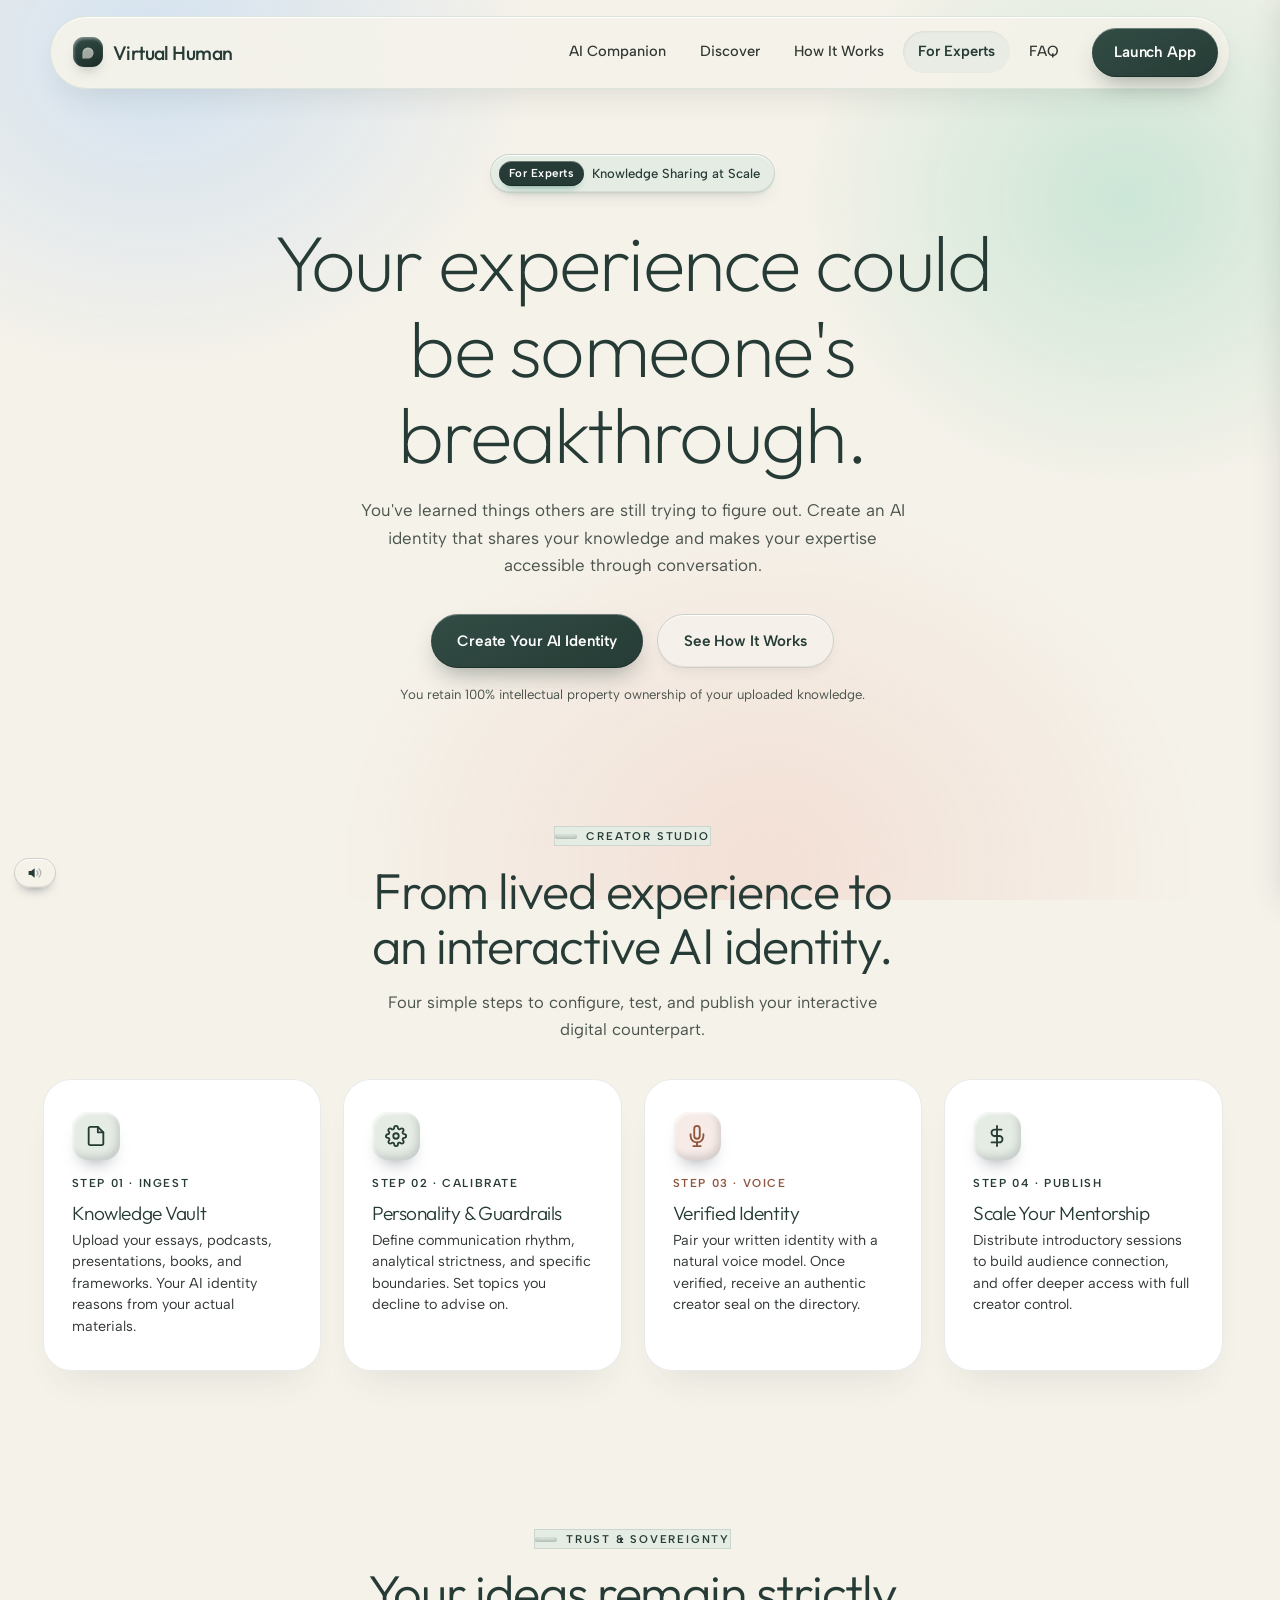
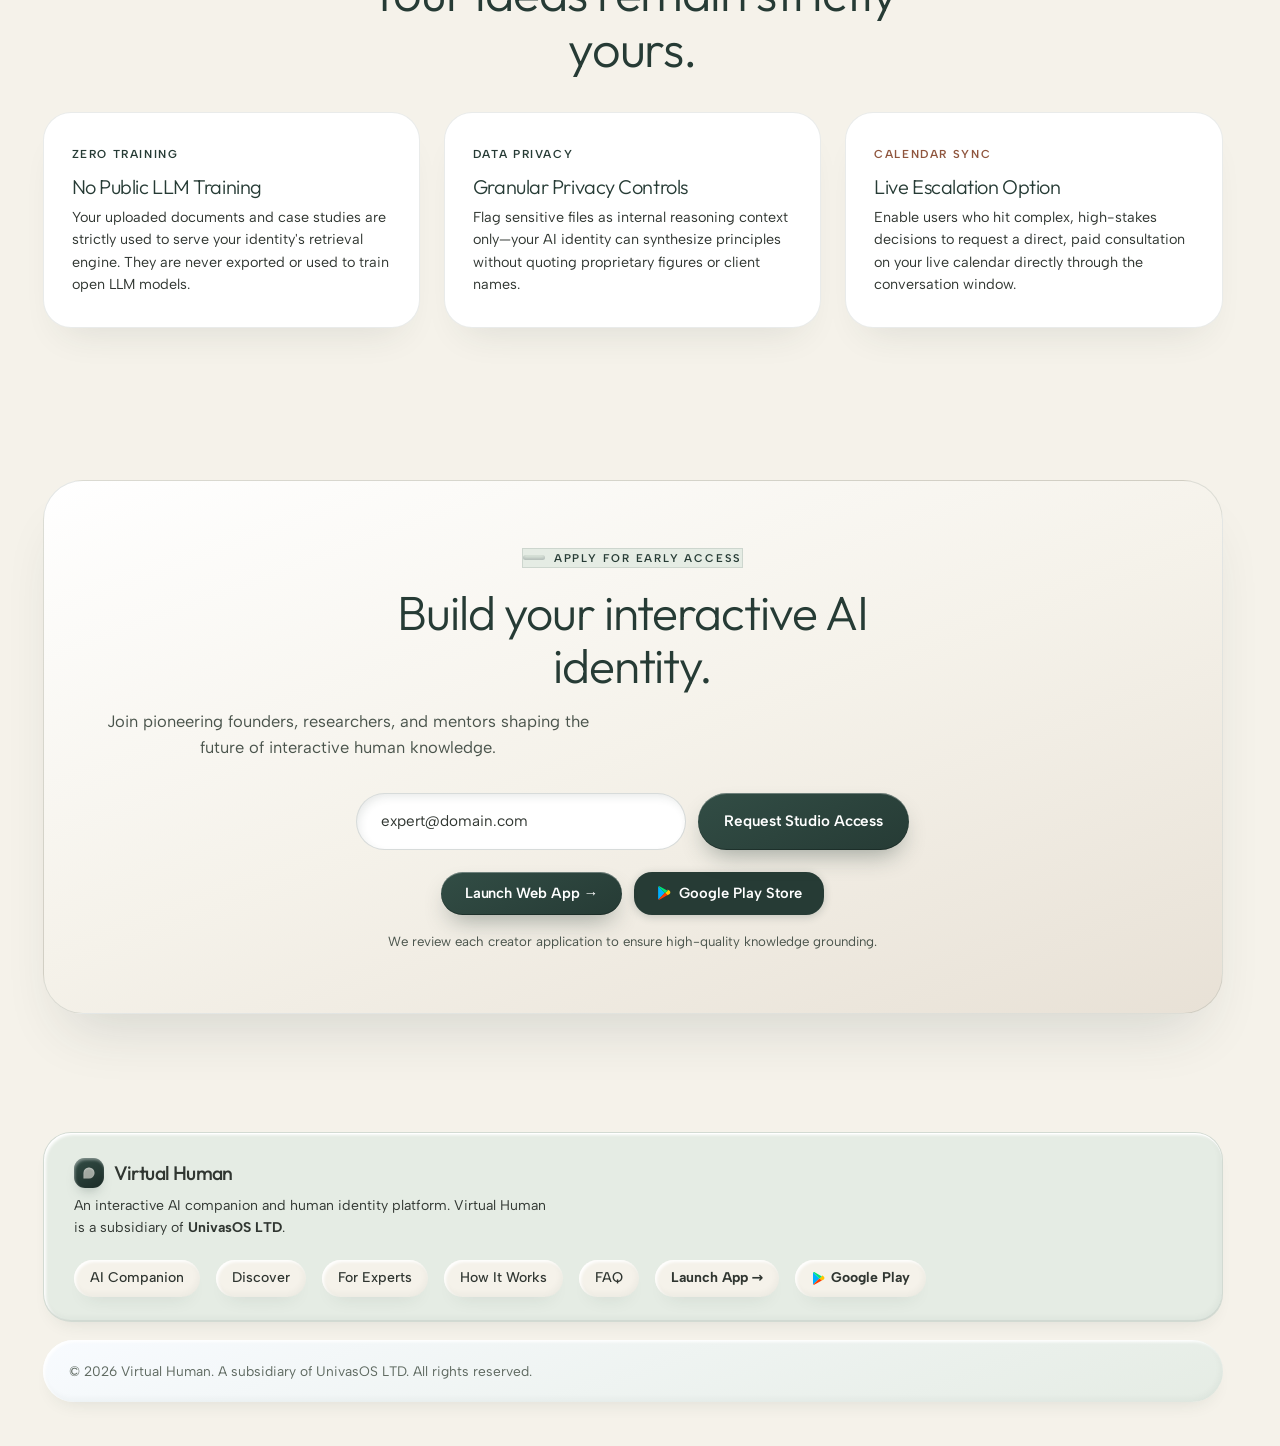
<file: experts.html>
<!DOCTYPE html>


<html lang="en">
    <head>
        <meta charset="UTF-8">
        <meta name="viewport" content="width=device-width, initial-scale=1">
        <title>For Experts &amp; Knowledge Owners — Virtual Human</title>
        <meta name="description"
              content="Transform your experience, mental models, and frameworks into an interactive AI identity. Scale your mentorship without sacrificing your calendar.">
        <link rel="preconnect" href="https://fonts.googleapis.com">
        <link rel="preconnect" href="https://fonts.gstatic.com" crossorigin>
        <link href="https://fonts.googleapis.com/css2?family=Outfit:wght@200;300;400;500&family=Albert+Sans:wght@400;500;600&display=swap"
              rel="stylesheet">
        <link rel="stylesheet" href="templatemo-633-celadon-style.css?v=20261124_mobile_v2">
            <style>
            /* ---------- Celadon Claymorphism Multi-page Overrides ---------- */
            .nav a.active {
                color: var(--jade-ink) !important;
                font-weight: 600 !important;
            }
            .plans.grid-2 {
                display: grid !important;
                grid-template-columns: repeat(auto-fit, minmax(320px, 1fr)) !important;
                gap: 24px !important;
            }
            .plans.grid-3 {
                display: grid !important;
                grid-template-columns: repeat(auto-fit, minmax(300px, 1fr)) !important;
                gap: 24px !important;
            }
            .plans.grid-4 {
                display: grid !important;
                grid-template-columns: repeat(auto-fit, minmax(240px, 1fr)) !important;
                gap: 22px !important;
            }
            @media (max-width: 900px) {
                .plans.grid-2, .plans.grid-3, .plans.grid-4 {
                    grid-template-columns: 1fr !important;
                }
            }
            .plan.identity-card {
                display: flex !important;
                flex-direction: column !important;
                min-height: 100% !important;
                text-align: left !important;
                transition: transform 0.28s var(--ease), box-shadow 0.28s var(--ease) !important;
            }
            .plan.identity-card:hover {
                transform: translateY(-6px) !important;
                box-shadow: 0 34px 50px -22px rgba(35, 45, 60, .42), var(--lip) !important;
            }
            .plan.identity-card blockquote {
                margin: 16px 0 !important;
                font-size: 1.02rem !important;
                line-height: 1.52 !important;
                color: var(--ink) !important;
                font-weight: 300 !important;
                font-family: 'Outfit', sans-serif !important;
                flex-grow: 1 !important;
            }
            .matrix-wrapper {
                background: linear-gradient(158deg, #FBFDFF, #F0F5FD 46%, #E6EDFA) !important;
                border-radius: 40px !important;
                box-shadow: 0 40px 60px -28px rgba(35, 45, 60, .42), inset 3px 4px 6px rgba(255, 255, 255, .98), inset -5px -7px 14px rgba(35, 45, 60, .11) !important;
                padding: 44px 36px !important;
                margin-top: 36px !important;
                overflow-x: auto !important;
            }
            .matrix-table {
                width: 100% !important;
                min-width: 620px !important;
                border-collapse: collapse !important;
                text-align: left !important;
                font-size: 0.95rem !important;
                color: var(--ink) !important;
            }
            .matrix-table th {
                font-family: 'Outfit', sans-serif !important;
                font-weight: 600 !important;
                font-size: 1.08rem !important;
                color: var(--ink) !important;
                padding: 18px 20px !important;
                border-bottom: 2px solid rgba(42, 122, 98, 0.22) !important;
            }
            .matrix-table td {
                padding: 16px 20px !important;
                border-bottom: 1px solid rgba(35, 45, 60, 0.08) !important;
                color: var(--ink-2) !important;
            }
            .matrix-table tr:hover td {
                background: rgba(255, 255, 255, 0.45) !important;
            }
            .matrix-table tr:last-child td {
                border-bottom: none !important;
            }
            .matrix-table td.center, .matrix-table th.center {
                text-align: center !important;
            }
            .check-pill {
                display: inline-flex !important;
                align-items: center !important;
                justify-content: center !important;
                width: 28px !important;
                height: 28px !important;
                border-radius: 99px !important;
                background: rgba(42, 122, 98, 0.12) !important;
                color: var(--jade-ink) !important;
                font-weight: 700 !important;
                font-size: 0.9rem !important;
            }
            .cross-pill {
                display: inline-flex !important;
                align-items: center !important;
                justify-content: center !important;
                width: 28px !important;
                height: 28px !important;
                border-radius: 99px !important;
                background: rgba(35, 45, 60, 0.06) !important;
                color: var(--ink-2) !important;
                font-size: 0.95rem !important;
            }
            .sim-box {
                background: linear-gradient(158deg, #FBFDFF, #F0F5FD 46%, #E6EDFA) !important;
                border-radius: 40px !important;
                box-shadow: 0 40px 60px -28px rgba(35, 45, 60, .42), inset 3px 4px 6px rgba(255, 255, 255, .98), inset -5px -7px 14px rgba(35, 45, 60, .11) !important;
                padding: 38px 32px !important;
                margin-top: 36px !important;
                position: relative !important;
                overflow: hidden !important;
            }
            .sim-header {
                display: flex !important;
                align-items: center !important;
                justify-content: space-between !important;
                padding-bottom: 20px !important;
                border-bottom: 1px solid rgba(42, 122, 98, 0.16) !important;
                margin-bottom: 24px !important;
                flex-wrap: wrap !important;
                gap: 14px !important;
            }
            .sim-companion-info {
                display: flex !important;
                align-items: center !important;
                gap: 14px !important;
            }
            .sim-avatar {
                width: 48px !important;
                height: 48px !important;
                border-radius: 18px !important;
                background: linear-gradient(135deg, var(--jade), #38A384) !important;
                color: #fff !important;
                display: flex !important;
                align-items: center !important;
                justify-content: center !important;
                font-weight: 600 !important;
                font-size: 1.2rem !important;
                box-shadow: var(--lift-jade) !important;
            }
            .sim-meta b {
                display: block !important;
                font-size: 1.05rem !important;
                color: var(--ink) !important;
            }
            .sim-meta span {
                font-size: 0.82rem !important;
                color: var(--ink-2) !important;
            }
            .sim-status {
                display: inline-flex !important;
                align-items: center !important;
                gap: 8px !important;
                padding: 7px 16px !important;
                border-radius: 99px !important;
                background: rgba(42, 122, 98, 0.1) !important;
                color: var(--jade-ink) !important;
                font-size: 0.82rem !important;
                font-weight: 500 !important;
            }
            .pulse-dot {
                width: 8px !important;
                height: 8px !important;
                border-radius: 99px !important;
                background: var(--jade) !important;
                box-shadow: 0 0 0 0 rgba(42, 122, 98, 0.5) !important;
                animation: pulse 2s infinite !important;
            }
            @keyframes pulse {
                0% { transform: scale(0.95); box-shadow: 0 0 0 0 rgba(42, 122, 98, 0.6); }
                70% { transform: scale(1); box-shadow: 0 0 0 8px rgba(42, 122, 98, 0); }
                100% { transform: scale(0.95); box-shadow: 0 0 0 0 rgba(42, 122, 98, 0); }
            }
            .sim-dialogue {
                display: flex !important;
                flex-direction: column !important;
                gap: 20px !important;
                margin-bottom: 28px !important;
            }
            .chat-bubble {
                border-radius: 22px !important;
                padding: 20px 24px !important;
                font-size: 0.95rem !important;
                line-height: 1.55 !important;
                position: relative !important;
            }
            .chat-bubble.user {
                align-self: flex-end !important;
                background: var(--sunk) !important;
                box-shadow: var(--well) !important;
                color: var(--ink) !important;
                max-width: 82% !important;
            }
            .chat-bubble.companion {
                align-self: flex-start !important;
                background: linear-gradient(158deg, #FFFFFF, var(--plate)) !important;
                box-shadow: var(--clay-sm), var(--lip) !important;
                color: var(--ink) !important;
                max-width: 88% !important;
            }
            .chat-bubble .author {
                display: block !important;
                font-size: 0.76rem !important;
                font-weight: 600 !important;
                text-transform: uppercase !important;
                letter-spacing: 0.08em !important;
                margin-bottom: 6px !important;
            }
            .chat-bubble.user .author {
                color: var(--ink-2) !important;
            }
            .chat-bubble.companion .author {
                color: var(--jade-ink) !important;
            }
            .chat-bubble p {
                margin: 0 !important;
                color: var(--ink) !important;
            }
            .chat-memory-badge {
                margin-top: 14px !important;
                display: inline-flex !important;
                align-items: center !important;
                gap: 7px !important;
                padding: 6px 14px !important;
                border-radius: 99px !important;
                background: rgba(42, 122, 98, 0.1) !important;
                color: var(--jade-ink) !important;
                font-size: 0.78rem !important;
                font-weight: 500 !important;
            }
            .sim-prompts {
                display: flex !important;
                flex-wrap: wrap !important;
                align-items: center !important;
                gap: 10px !important;
                padding-top: 20px !important;
                border-top: 1px solid rgba(42, 122, 98, 0.14) !important;
            }
            .sim-prompt-btn {
                border: none !important;
                outline: none !important;
                padding: 10px 18px !important;
                border-radius: 99px !important;
                background: var(--gloss) !important;
                box-shadow: var(--lift), var(--lip) !important;
                color: var(--ink) !important;
                font-family: 'Outfit', sans-serif !important;
                font-weight: 500 !important;
                font-size: 0.88rem !important;
                cursor: pointer !important;
                transition: transform 0.2s var(--ease), box-shadow 0.2s var(--ease), background 0.2s var(--ease) !important;
            }
            .sim-prompt-btn:hover {
                transform: translateY(-2px) !important;
                box-shadow: var(--lift-hi), var(--lip) !important;
            }
            .sim-prompt-btn.active {
                background: var(--jade) !important;
                color: #fff !important;
                box-shadow: var(--lift-jade-hi), var(--lip-jade) !important;
            }
            .email-card {
                background: linear-gradient(160deg, #FFFFFF, var(--plate) 48%, var(--plate-2)) !important;
                border-radius: 32px !important;
                padding: 32px 34px !important;
                box-shadow: var(--clay), var(--lip) !important;
                text-align: left !important;
                margin-top: 32px !important;
            }
            .email-header {
                border-bottom: 1px solid rgba(42, 122, 98, 0.14) !important;
                padding-bottom: 16px !important;
                margin-bottom: 20px !important;
            }
            .email-field {
                display: flex !important;
                gap: 12px !important;
                font-size: 0.88rem !important;
                margin-bottom: 6px !important;
            }
            .email-field b {
                color: var(--ink-2) !important;
                min-width: 65px !important;
            }
            .email-field span {
                color: var(--ink) !important;
            }
            .email-body {
                font-size: 0.94rem !important;
                line-height: 1.65 !important;
                color: var(--ink) !important;
            }
            .email-body p {
                margin: 0 0 14px 0 !important;
            }
        
/* Reset playful organic stagger jitter for chips inside cards */
.plan .chips .chip,
.plan .chip,
.identity-card .chips .chip {
    transform: none !important;
}
.plan .chips .chip:hover,
.plan .chip:hover,
.identity-card .chips .chip:hover {
    transform: translateY(-2px) !important;
}

        


/* ==========================================================================
   VIRTUAL HUMAN MASTER BRAND HARMONY OVERRIDES
   Exact Brand Palette: Warm Ivory, Soft Sage, Muted Sage, Deep Forest Green,
   Muted Clay, Soft Charcoal, Warm Sand, White.
   ========================================================================== */

/* 1. Body & Universal Surfaces */
body {
    background: #F5F2EA !important;
    color: #303631 !important;
}

h1, h2, h3, h4, .h2 {
    color: #263B35 !important;
}

p, .sub, .lede, .desc, blockquote {
    color: #303631 !important;
}

.sub, .lede, .desc, .hint, .note {
    color: #4A544C !important;
}

/* 2. Top Navigation Bar */
.bar {
    background: rgba(245, 242, 234, 0.92) !important;
    border: 1px solid rgba(216, 226, 216, 0.8) !important;
    box-shadow: 0 16px 32px -12px rgba(38, 59, 53, 0.12), inset 0 1px 0 rgba(255, 255, 255, 0.95) !important;
    -webkit-backdrop-filter: blur(14px) !important;
    backdrop-filter: blur(14px) !important;
}
.brand {
    color: #263B35 !important;
}
.mark {
    background: linear-gradient(155deg, #324D45, #263B35 55%, #1B2A26) !important;
    box-shadow: 0 8px 14px -8px rgba(38, 59, 53, .5), inset 1px 2px 3px rgba(255, 255, 255, .4) !important;
}
.mark::after {
    background: rgba(245, 242, 234, 0.6) !important;
}
.nav a {
    color: #303631 !important;
}
.nav a:hover, .nav a.active {
    color: #263B35 !important;
    background: rgba(229, 236, 228, 0.8) !important;
    box-shadow: inset 1px 1px 2px rgba(38, 59, 53, 0.08) !important;
}

/* 3. Primary & Secondary Buttons */
.btn.solid, .chat-persona-btn {
    background: linear-gradient(155deg, #324D45 0%, #263B35 100%) !important;
    color: #FFFFFF !important;
    box-shadow: 0 12px 24px -8px rgba(38, 59, 53, 0.42), var(--lip-jade) !important;
    border: none !important;
}
.btn.solid:hover, .chat-persona-btn:hover {
    background: #1B2A26 !important;
    color: #FFFFFF !important;
    transform: translateY(-2px) !important;
    box-shadow: 0 16px 30px -8px rgba(38, 59, 53, 0.52), var(--lip-jade) !important;
}
.btn {
    background: rgba(245, 242, 234, 0.95) !important;
    color: #263B35 !important;
    border: 1px solid rgba(38, 59, 53, 0.18) !important;
    box-shadow: 0 6px 14px -6px rgba(38, 59, 53, 0.12), var(--lip) !important;
}
.btn:hover {
    background: #D8E2D8 !important;
    color: #1B2A26 !important;
    transform: translateY(-2px) !important;
}

/* 4. 3D Gallery Hero (Refined Warm Sand & Ivory, No Muddy Beige) */
.gallery-room {
    background: radial-gradient(circle at 50% 25%, #F5F2EA 0%, #E8E1D6 60%, #DDD5C8 100%) !important;
    border: 1px solid rgba(216, 226, 216, 0.8) !important;
    box-shadow: 0 44px 84px -24px rgba(38, 59, 53, 0.18), inset 0 2px 4px rgba(255, 255, 255, 0.95), inset 0 -4px 12px rgba(38, 59, 53, 0.04) !important;
    color: #303631 !important;
}
.room-backplate {
    border: 1px solid rgba(216, 226, 216, 0.6) !important;
    background: linear-gradient(180deg, rgba(255, 255, 255, 0.55) 0%, rgba(229, 236, 228, 0.25) 100%) !important;
    box-shadow: inset 0 0 60px rgba(255, 255, 255, 0.55), 0 20px 40px rgba(38, 59, 53, 0.04) !important;
}
.room-tagline {
    color: #4A544C !important;
}
.room-badge-bubble {
    background: rgba(245, 242, 234, 0.88) !important;
    border: 1px solid rgba(216, 226, 216, 0.8) !important;
    box-shadow: 0 12px 24px rgba(38, 59, 53, 0.08) !important;
}
.bubble-play {
    background: #263B35 !important;
}
.bubble-play svg {
    fill: #FFFFFF !important;
}
.switcher-btn {
    border: 1px solid rgba(216, 226, 216, 0.8) !important;
    background: rgba(245, 242, 234, 0.92) !important;
    color: #263B35 !important;
    box-shadow: 0 8px 18px rgba(38, 59, 53, 0.08) !important;
}
.switcher-btn:hover {
    background: #FFFFFF !important;
    color: #1B2A26 !important;
}
.side-card {
    border: 1px solid rgba(216, 226, 216, 0.6) !important;
    background: #E8E1D6 !important;
    box-shadow: 0 20px 36px rgba(38, 59, 53, 0.12) !important;
}
.meet-title {
    color: #FFFFFF !important;
    text-shadow: 0 8px 32px rgba(38, 59, 53, 0.3) !important;
}
.room-dock {
    border-top: 1px solid rgba(216, 226, 216, 0.6) !important;
}
.dock-widget-left {
    background: rgba(255, 255, 255, 0.75) !important;
    border: 1px dashed rgba(38, 59, 53, 0.22) !important;
}
.dock-icon-circle {
    background: #E5ECE4 !important;
}
.dock-icon-circle svg {
    stroke: #263B35 !important;
}
.dock-widget-acts button {
    background: #FFFFFF !important;
    border: 1px solid #D8E2D8 !important;
    color: #263B35 !important;
}
.dock-widget-acts button:hover {
    background: #E5ECE4 !important;
}
.dock-center-text {
    color: #303631 !important;
}
.dock-widget-right span {
    color: #5E6960 !important;
}
.dock-trust-tag {
    color: #263B35 !important;
}

/* 5. Cards & Section Surfaces */
.plan, .identity-card {
    background: #FFFFFF !important;
    border: 1px solid rgba(38, 59, 53, 0.1) !important;
    box-shadow: 0 22px 38px -20px rgba(38, 59, 53, 0.12), inset 2px 3px 4px rgba(255, 255, 255, 0.95) !important;
}
.plan.hot {
    background: linear-gradient(165deg, #FFFFFF 0%, #FAF8F4 50%, #F5F2EA 100%) !important;
    border-top: 4px solid #263B35 !important;
}
.statplate {
    background: #FFFFFF !important;
    border: 1px solid rgba(38, 59, 53, 0.1) !important;
    box-shadow: 0 20px 40px -20px rgba(38, 59, 53, 0.1), inset 0 1px 2px rgba(255, 255, 255, 0.95) !important;
}
.matrix-wrapper {
    background: linear-gradient(158deg, #FFFFFF, #F5F2EA 46%, #E5ECE4) !important;
    border-radius: 40px !important;
    border: 1px solid rgba(216, 226, 216, 0.8) !important;
    box-shadow: 0 36px 54px -24px rgba(38, 59, 53, 0.14), inset 3px 4px 6px rgba(255, 255, 255, .98) !important;
}
.matrix-table th {
    color: #263B35 !important;
    border-bottom: 2px solid rgba(38, 59, 53, 0.18) !important;
}
.matrix-table td {
    color: #303631 !important;
    border-bottom: 1px solid rgba(38, 59, 53, 0.08) !important;
}
.matrix-table tr:hover td {
    background: rgba(255, 255, 255, 0.6) !important;
}
.check-pill {
    background: rgba(38, 59, 53, 0.12) !important;
    color: #263B35 !important;
}
.cross-pill {
    background: rgba(48, 54, 49, 0.06) !important;
    color: #5E6960 !important;
}

/* 6. Email Feature Card */
.email-card {
    background: linear-gradient(160deg, #FFFFFF, #F5F2EA 50%, #E5ECE4) !important;
    border: 1px solid rgba(216, 226, 216, 0.8) !important;
    box-shadow: 0 24px 44px -20px rgba(38, 59, 53, 0.14), inset 2px 3px 4px rgba(255, 255, 255, 0.95) !important;
}
.email-header {
    border-bottom: 1px solid rgba(38, 59, 53, 0.12) !important;
}
.email-field b {
    color: #4A544C !important;
}
.email-field span {
    color: #303631 !important;
}
.email-body {
    color: #303631 !important;
}

/* 7. Simulation Box in companion.html */
.sim-box {
    background: #FFFFFF !important;
    border: 1px solid rgba(216, 226, 216, 0.85) !important;
    box-shadow: 0 32px 56px -24px rgba(38, 59, 53, 0.14), inset 2px 3px 4px rgba(255, 255, 255, 0.95) !important;
}
.sim-header {
    border-bottom: 1px solid rgba(38, 59, 53, 0.1) !important;
}
.sim-meta b {
    color: #263B35 !important;
}
.sim-meta span {
    color: #5E6960 !important;
}
.pulse-dot {
    background: #263B35 !important;
}
.chat-bubble.user {
    background: #E5ECE4 !important;
    color: #303631 !important;
    border: 1px solid rgba(38, 59, 53, 0.08) !important;
}
.chat-bubble.companion {
    background: #F5F2EA !important;
    color: #303631 !important;
    border: 1px solid rgba(38, 59, 53, 0.1) !important;
}
.chat-bubble .author {
    color: #263B35 !important;
    font-weight: 600 !important;
}
.chat-memory-badge {
    background: #E5ECE4 !important;
    color: #263B35 !important;
    border: 1px solid rgba(38, 59, 53, 0.12) !important;
}
.sim-mode-btn {
    background: rgba(245, 242, 234, 0.95) !important;
    color: #263B35 !important;
    border: 1px solid rgba(38, 59, 53, 0.16) !important;
}
.sim-mode-btn.active {
    background: #263B35 !important;
    color: #FFFFFF !important;
    border-color: #263B35 !important;
}

/* 8. Pips, Eyebrows & Accents */
.eyebrow {
    color: #263B35 !important;
    background: #E5ECE4 !important;
    border: 1px solid rgba(38, 59, 53, 0.12) !important;
}
.pill {
    background: #E5ECE4 !important;
    color: #263B35 !important;
    border: 1px solid rgba(38, 59, 53, 0.12) !important;
}
.pill b { background: #263B35 !important; color: #FFFFFF !important; padding: 3px 10px !important; border-radius: 99px !important; }
.chips .chip {
    background: #FFFFFF !important;
    border: 1px solid rgba(38, 59, 53, 0.12) !important;
    color: #303631 !important;
}
.chips .chip:hover {
    background: #E5ECE4 !important;
    color: #263B35 !important;
}
.tile.t-jade, .tile.t-sky {
    background: #E5ECE4 !important;
    color: #263B35 !important;
}
.tile.t-coral {
    background: rgba(214, 165, 141, 0.22) !important;
    color: #8F553D !important;
}
.face.t-jade, .face.t-sky {
    background: #E5ECE4 !important;
    color: #263B35 !important;
}
.face.t-coral {
    background: rgba(214, 165, 141, 0.25) !important;
    color: #8F553D !important;
}

/* 9. Quotes (Testimonial Rail) */
.quote {
    background: #FFFFFF !important;
    border: 1px solid rgba(38, 59, 53, 0.08) !important;
}
.quote.tint {
    background: #E5ECE4 !important;
}
.qtop .co {
    color: #4A544C !important;
}
.qtop .result {
    color: #263B35 !important;
}

/* 10. Final Conversion Section & Footers */
.close-plate {
    background: linear-gradient(160deg, #FFFFFF 0%, #F5F2EA 50%, #E8E1D6 100%) !important;
    border: 1px solid rgba(38, 59, 53, 0.12) !important;
    box-shadow: 0 34px 60px -24px rgba(38, 59, 53, 0.16) !important;
}
.close-plate .field {
    background: #FFFFFF !important;
    border: 1px solid rgba(38, 59, 53, 0.18) !important;
    color: #303631 !important;
}
.close-plate .field:focus {
    outline: 2px solid #263B35 !important;
}
.footlinks {
    background: #E5ECE4 !important;
    border: 1px solid rgba(38, 59, 53, 0.1) !important;
}
.footlinks a {
    color: #303631 !important;
}
.footlinks a:hover {
    color: #263B35 !important;
}
.footbar p, .footbar a {
    color: #5E6960 !important;
}
.footbar a:hover {
    color: #263B35 !important;
}
.sbtn {
    background: rgba(245, 242, 234, 0.95) !important;
    border: 1px solid rgba(38, 59, 53, 0.18) !important;
    color: #263B35 !important;
}
.scue {
    background: #E5ECE4 !important;
    color: #263B35 !important;
    border: 1px solid rgba(38, 59, 53, 0.12) !important;
}


/* ==========================================================================
   VIRTUAL HUMAN — MASTER MOBILE RESPONSIVE ENGINE (320px - 768px)
   ========================================================================== */

/* 0. Header & Drawer Navigation */
header.top {
    z-index: 95 !important;
}
.drawer {
    z-index: 90 !important;
    background: #F5F2EA !important;
    box-shadow: -10px 0 30px rgba(38, 59, 53, 0.18) !important;
}
.drawer a:not(.btn) {
    color: #263B35 !important;
}
.drawer a:not(.btn):hover, .drawer a.active {
    background: #E5ECE4 !important;
    color: #263B35 !important;
}
.drawer-close {
    width: 38px !important;
    height: 38px !important;
    border-radius: 99px !important;
    background: #E5ECE4 !important;
    border: 1px solid rgba(38, 59, 53, 0.16) !important;
    color: #263B35 !important;
    font-size: 1.5rem !important;
    display: inline-flex !important;
    align-items: center !important;
    justify-content: center !important;
    cursor: pointer !important;
    line-height: 1 !important;
    transition: background 0.2s ease !important;
}
.drawer-close:hover {
    background: #D8E2D8 !important;
}

/* Universal Eyebrow & Pill Contrast Fix */
.pill {
    background: #E5ECE4 !important;
    border: 1px solid rgba(38, 59, 53, 0.14) !important;
    color: #263B35 !important;
    display: inline-flex !important;
    align-items: center !important;
    gap: 8px !important;
    padding: 6px 14px 6px 8px !important;
    max-width: 95% !important;
    white-space: normal !important;
}
.pill b {
    background: #263B35 !important;
    color: #FFFFFF !important;
    padding: 3px 10px !important;
    border-radius: 99px !important;
    font-weight: 600 !important;
    display: inline-flex !important;
    align-items: center !important;
}

/* Simulator button classes in companion.html */
.sim-prompt-btn, .sim-mode-btn {
    background: #E5ECE4 !important;
    color: #263B35 !important;
    border: 1px solid rgba(38, 59, 53, 0.16) !important;
    padding: 10px 18px !important;
    border-radius: 99px !important;
    font-size: 0.88rem !important;
    font-family: inherit !important;
    cursor: pointer !important;
    transition: all 0.2s ease !important;
}
.sim-prompt-btn:hover, .sim-mode-btn:hover {
    background: #D8E2D8 !important;
    color: #263B35 !important;
}
.sim-prompt-btn.active, .sim-mode-btn.active {
    background: #263B35 !important;
    color: #FFFFFF !important;
    border-color: #263B35 !important;
    font-weight: 600 !important;
    box-shadow: 0 4px 12px rgba(38, 59, 53, 0.25) !important;
}

/* Card Button Alignment Across Columns */
.plan {
    display: flex !important;
    flex-direction: column !important;
    height: 100% !important;
}
.plan .btn, .plan.identity-card .btn {
    margin-top: auto !important;
}

/* Word-break for email */
.email-field span {
    word-break: break-all !important;
    overflow-wrap: break-word !important;
}
.matrix-scroll-hint {
    display: none;
}

@media (max-width: 900px) {
    /* Staves Accordion Mobile Engine */
    .slabrow {
        flex-direction: column !important;
        height: auto !important;
        gap: 12px !important;
    }
    .stave {
        width: 100% !important;
        border-radius: 24px !important;
        background: #F5F2EA !important;
        border: 1px solid rgba(216, 226, 216, 0.85) !important;
        box-shadow: 0 8px 18px -8px rgba(38, 59, 53, 0.08) !important;
        overflow: hidden !important;
        transition: background 0.3s ease !important;
    }
    .stave.open {
        background: #FFFFFF !important;
        box-shadow: 0 16px 32px -12px rgba(38, 59, 53, 0.12) !important;
    }
    .stave:not(.open) .bodywrap {
        display: none !important;
        height: 0 !important;
        max-height: 0 !important;
        overflow: hidden !important;
        padding: 0 !important;
        margin: 0 !important;
    }
    .stave:not(.open) .bodywrap > .body {
        display: none !important;
        height: 0 !important;
        overflow: hidden !important;
    }
    .spine {
        padding: 16px 18px !important;
        gap: 12px !important;
    }
    .spine .st {
        font-size: 1.05rem !important;
        color: #263B35 !important;
        font-weight: 600 !important;
    }
    .stave.open .bodywrap {
        display: block !important;
        padding: 0 20px 22px !important;
    }
}

@media (max-width: 768px) {
    /* 1. Safe Anchor Scrolling (Header Clearances) */
    section, [id] {
        scroll-margin-top: 88px !important;
    }

    /* Fixed Top Bar on Mobile */
    .bar {
        padding: 10px 14px !important;
        background: rgba(245, 242, 234, 0.96) !important;
        border-bottom: 1px solid rgba(38, 59, 53, 0.12) !important;
    }
    .brand {
        font-size: 1.15rem !important;
    }

    /* Floating UI Controls: avoid collisions */
    .sfx {
        bottom: 16px !important;
        left: 14px !important;
        z-index: 99 !important;
    }
    .scue {
        display: none !important;
    }
    .up {
        bottom: 16px !important;
        right: 14px !important;
        z-index: 99 !important;
    }
    .top {
        bottom: auto !important;
        pointer-events: none !important;
    }
    .top .bar {
        pointer-events: auto !important;
    }

    /* Action Buttons in Hero & CTAs (.acts) */
    .acts {
        display: flex !important;
        flex-direction: column !important;
        gap: 12px !important;
        align-items: stretch !important;
        width: 100% !important;
        max-width: 320px !important;
        margin: 22px auto !important;
    }
    .acts .btn {
        width: 100% !important;
        text-align: center !important;
        margin: 0 !important;
        padding: 14px 20px !important;
    }

    /* Grid Stacking for all card collections */
    .plans.grid-2, .plans.grid-3, .plans.grid-4, .plans {
        display: flex !important;
        flex-direction: column !important;
        gap: 18px !important;
        width: 100% !important;
    }
    .plan {
        width: 100% !important;
        padding: 24px 18px !important;
        box-sizing: border-box !important;
    }

    /* Problem and Opportunity statplate in index.html */
    .statplate, #perspective .statplate {
        grid-template-columns: 1fr !important;
        display: flex !important;
        flex-direction: column !important;
        gap: 16px !important;
        padding: 16px !important;
    }
    .statplate .stat {
        width: 100% !important;
        box-sizing: border-box !important;
        padding: 24px 20px !important;
        border-radius: 24px !important;
    }

    /* 2. Homepage 3D Gallery Hero (index.html) */
    .gallery-hero-wrap {
        padding: 82px 10px 36px !important;
    }
    .gallery-room {
        padding: 20px 14px 22px !important;
        border-radius: 28px !important;
        background: radial-gradient(circle at 50% 25%, #E3DBD2 0%, #D0C6BB 55%, #BFAF9F 100%) !important;
    }
    .room-tagline {
        position: static !important;
        max-width: 100% !important;
        margin: 0 auto 12px !important;
        text-align: center !important;
        font-size: 0.9rem !important;
        line-height: 1.45 !important;
        color: #2E2924 !important;
        padding: 0 8px !important;
    }
    .room-badge-bubble {
        position: static !important;
        display: inline-flex !important;
        justify-content: center !important;
        margin: 0 auto 16px !important;
        left: auto !important;
        right: auto !important;
        top: auto !important;
    }
    .gallery-stage {
        min-height: auto !important;
        height: auto !important;
        margin-top: 6px !important;
        display: flex !important;
        flex-direction: column !important;
        align-items: center !important;
        position: relative !important;
        padding: 0 !important;
    }
    .room-backplate {
        width: 90% !important;
        height: 58% !important;
        top: 6% !important;
        border-radius: 20px !important;
    }
    .side-card {
        display: none !important;
    }
    .center-persona-wrap {
        width: 100% !important;
        height: auto !important;
        position: relative !important;
        display: flex !important;
        flex-direction: column !important;
        align-items: center !important;
    }
    .center-portrait {
        width: 250px !important;
        height: 310px !important;
        margin: 0 auto !important;
        border-radius: 24px !important;
        overflow: hidden !important;
        box-shadow: 0 20px 36px -12px rgba(35, 45, 60, 0.35) !important;
    }
    .persona-switcher {
        display: flex !important;
        justify-content: space-between !important;
        position: absolute !important;
        top: 38% !important;
        left: 0 !important;
        right: 0 !important;
        width: 100% !important;
        max-width: 310px !important;
        margin: 0 auto !important;
        transform: translateY(-50%) !important;
        z-index: 25 !important;
        pointer-events: none !important;
    }
    .switcher-btn {
        pointer-events: auto !important;
        width: 44px !important;
        height: 44px !important;
        background: rgba(245, 242, 234, 0.95) !important;
        border: 1px solid rgba(38, 59, 53, 0.18) !important;
        color: #263B35 !important;
        border-radius: 99px !important;
        box-shadow: 0 6px 16px rgba(35, 45, 60, 0.2) !important;
        display: flex !important;
        align-items: center !important;
        justify-content: center !important;
        cursor: pointer !important;
    }
    .meet-title {
        position: relative !important;
        bottom: auto !important;
        left: auto !important;
        transform: none !important;
        font-size: 2.7rem !important;
        margin: -28px auto 14px !important;
        z-index: 20 !important;
        text-align: center !important;
        text-shadow: 0 4px 18px rgba(0, 0, 0, 0.45) !important;
    }
    .chat-persona-btn {
        width: 100% !important;
        max-width: 270px !important;
        margin: 0 auto !important;
        padding: 13px 20px !important;
        font-size: 0.96rem !important;
        border-radius: 99px !important;
        text-align: center !important;
    }
    .room-timeline {
        display: none !important;
    }
    .room-dock {
        grid-template-columns: 1fr !important;
        gap: 16px !important;
        margin-top: 22px !important;
        text-align: center !important;
    }
    .upload-card {
        padding: 14px !important;
        border-radius: 20px !important;
        max-width: 310px !important;
        margin: 0 auto !important;
    }
    .dock-upload-actions {
        display: flex !important;
        gap: 8px !important;
        justify-content: center !important;
    }
    .dock-btn {
        padding: 8px 12px !important;
        font-size: 0.82rem !important;
    }
    .dock-text-center {
        font-size: 0.86rem !important;
        line-height: 1.45 !important;
        padding: 0 6px !important;
    }
    .dock-widget-right {
        align-items: center !important;
        text-align: center !important;
    }

    /* 3. Companion Simulator on Mobile */
    .sim-box {
        padding: 20px 14px !important;
        border-radius: 26px !important;
        margin-top: 22px !important;
    }
    .sim-header {
        flex-direction: column !important;
        align-items: flex-start !important;
        gap: 12px !important;
        padding-bottom: 16px !important;
    }
    .sim-status {
        font-size: 0.78rem !important;
        padding: 5px 10px !important;
        width: 100% !important;
        box-sizing: border-box !important;
    }
    .sim-meta b {
        font-size: 1.05rem !important;
    }
    .sim-meta span {
        font-size: 0.82rem !important;
    }
    .chat-bubble {
        max-width: 95% !important;
        padding: 14px 16px !important;
        font-size: 0.92rem !important;
    }
    .sim-prompt-btn, .sim-mode-btn {
        width: 100% !important;
        margin-bottom: 8px !important;
        text-align: center !important;
    }
    .email-card {
        padding: 20px 14px !important;
        border-radius: 26px !important;
    }
    .email-header {
        font-size: 0.82rem !important;
    }
    .email-field {
        flex-wrap: wrap !important;
        gap: 4px !important;
    }
    .email-body {
        font-size: 0.92rem !important;
        line-height: 1.55 !important;
    }

    /* 4. Pricing Matrix Table on Mobile */
    .matrix-scroll-hint {
        display: inline-flex !important;
        align-items: center !important;
        gap: 6px !important;
        font-size: 0.78rem !important;
        color: #263B35 !important;
        background: #E5ECE4 !important;
        border: 1px solid rgba(38, 59, 53, 0.12) !important;
        padding: 6px 14px !important;
        border-radius: 99px !important;
        margin: 0 auto 14px !important;
    }
    .matrix-wrapper {
        padding: 20px 10px !important;
        border-radius: 26px !important;
        overflow-x: auto !important;
        -webkit-overflow-scrolling: touch !important;
        position: relative !important;
    }
    .matrix-table {
        min-width: 530px !important;
        font-size: 0.86rem !important;
    }
    .matrix-table th, .matrix-table td {
        padding: 12px 8px !important;
    }
    .matrix-table th:first-child, .matrix-table td:first-child {
        position: sticky !important;
        left: 0 !important;
        background: #F5F2EA !important;
        z-index: 5 !important;
        box-shadow: 2px 0 6px rgba(38, 59, 53, 0.08) !important;
        width: 145px !important;
        min-width: 145px !important;
    }

    /* 5. Discover Filter Chips & Cards */
    .chips {
        display: flex !important;
        flex-wrap: wrap !important;
        gap: 8px !important;
        justify-content: center !important;
        padding: 0 4px !important;
    }
    .chip {
        font-size: 0.78rem !important;
        padding: 7px 12px !important;
    }
    .qtop {
        flex-wrap: wrap !important;
        gap: 6px !important;
    }
    .qtop .co {
        font-size: 0.82rem !important;
        max-width: 65% !important;
        white-space: normal !important;
    }
}

</style>

    </head>
    <body>
        <header class="top" id="top">
            <div class="shell bar">
                <a class="brand" href="index.html"><span class="mark" aria-hidden="true"></span>Virtual Human</a>
                <nav class="nav">
                    <a href="companion.html">AI Companion</a>
                    <a href="discover.html">Discover</a>
                    <a href="how-it-works.html">How It Works</a>
                    <a href="experts.html" class="active">For Experts</a>
                    <a href="faq.html">FAQ</a>
                </nav>
                <a class="btn solid" href="https://univasvh.com" target="_blank" rel="noopener">Launch App</a>
                <button class="burger"
                        id="burger"
                        aria-label="Open menu"
                        aria-expanded="false"
                        aria-controls="drawer">
                    <span></span><span></span><span></span>
                </button>
            </div>
        </header>
        <div class="scrim" id="scrim"></div>
        <aside class="drawer" id="drawer" aria-label="Menu">
            <div style="display:flex; justify-content:space-between; align-items:center; margin-bottom:18px; padding: 0 4px;">
                <span class="dtag">Menu</span>
                <button class="drawer-close" id="drawer-close" aria-label="Close menu">&times;</button>
            </div>
            <a href="companion.html">AI Companion</a>
            <a href="discover.html">Discover</a>
            <a href="how-it-works.html">How It Works</a>
            <a href="experts.html">For Experts</a>
            <a href="faq.html">FAQ</a>
            <div style="margin-top:16px; padding-top:14px; border-top:1px solid rgba(0,0,0,0.06); display:flex; flex-direction:column; gap:10px;">
                <a class="btn solid" href="https://univasvh.com" target="_blank" rel="noopener" style="text-align:center; justify-content:center;">Launch Web App</a>
                <a class="dock-play-btn" href="https://play.google.com/store/apps/details?id=com.univasos.virtualhuman" target="_blank" rel="noopener" style="text-align:center; justify-content:center; padding:10px 18px; border-radius:14px;">
                    <svg viewBox="0 0 24 24" width="15" height="15" fill="none" style="flex-shrink:0;">
    <path d="M3.6 2.4a1.8 1.8 0 0 0-.4 1.2v16.8a1.8 1.8 0 0 0 .4 1.2l9.8-9.6L3.6 2.4z" fill="#00b0ff"/>
    <path d="M17.4 8.7L13.4 12l4 3.3 2.5-1.4c1-.6 1.6-1.6 1.6-2.8 0-1.1-.6-2.2-1.6-2.8l-2.5-1.4z" fill="#ffc400"/>
    <path d="M3.6 21.6c.6.5 1.5.5 2.3.1l11.5-6.6-4-3.3-9.8 9.8z" fill="#ff3d00"/>
    <path d="M17.4 8.7L5.9 2.1C5.1 1.6 4.2 1.7 3.6 2.2l9.8 9.8 4-3.3z" fill="#00e676"/>
</svg>
                    <span>Google Play Store</span>
                </a>
            </div>
        </aside>
        <main id="experts-page">
            <!-- hero -->
            <section class="hero">
                <div class="shell">
                    <span class="pill rv"><b>For Experts</b> Knowledge Sharing at Scale</span>
                    <h1 class="rv d1">Your experience could be someone's breakthrough.</h1>
                    <p class="sub rv d2">You've learned things others are still trying to figure out. Create an AI identity that shares your knowledge and makes your expertise accessible through conversation.</p>
                    <div class="acts rv d3">
                        <a class="btn solid" href="#apply">Create Your AI Identity</a>
                        <a class="btn" href="#process">See How It Works</a>
                    </div>
                    <p class="note rv d3">You retain 100% intellectual property ownership of your uploaded knowledge.</p>
                </div>
            </section>

            <!-- creator process -->
            <section class="pad" id="process">
                <div class="shell center">
                    <span class="eyebrow rv">Creator Studio</span>
                    <h2 class="h2 rv">From lived experience to an interactive AI identity.</h2>
                    <p class="lede rv d1">Four simple steps to configure, test, and publish your interactive digital counterpart.</p>
                </div>
                <div class="shell">
                    <div class="plans grid-4" style="margin-top:36px;">
                        <article class="plan rv" style="text-align:left;">
                            <div class="tile t-jade" style="width:48px; height:48px; border-radius:16px; margin-bottom:14px;">
                                <svg viewBox="0 0 24 24" style="width:22px; height:22px; stroke:var(--jade-ink); fill:none; stroke-width:2;"><path d="M14 2H6a2 2 0 0 0-2 2v16a2 2 0 0 0 2 2h12a2 2 0 0 0 2-2V8z"/><polyline points="14 2 14 8 20 8"/></svg>
                            </div>
                            <span class="tag" style="color:var(--jade-ink);">Step 01 &middot; Ingest</span>
                            <h3 style="font-size:1.2rem; margin:10px 0 6px; color:var(--ink);">Knowledge Vault</h3>
                            <p style="font-size:0.9rem; color:var(--ink-2); line-height:1.5;">Upload your essays, podcasts, presentations, books, and frameworks. Your AI identity reasons from your actual materials.</p>
                        </article>
                        <article class="plan rv d1" style="text-align:left;">
                            <div class="tile t-sky" style="width:48px; height:48px; border-radius:16px; margin-bottom:14px;">
                                <svg viewBox="0 0 24 24" style="width:22px; height:22px; stroke:var(--sky-ink); fill:none; stroke-width:2;"><circle cx="12" cy="12" r="3"/><path d="M19.4 15a1.65 1.65 0 0 0 .33 1.82l.06.06a2 2 0 0 1 0 2.83 2 2 0 0 1-2.83 0l-.06-.06a1.65 1.65 0 0 0-1.82-.33 1.65 1.65 0 0 0-1 1.51V21a2 2 0 0 1-2 2 2 2 0 0 1-2-2v-.09A1.65 1.65 0 0 0 9 19.4a1.65 1.65 0 0 0-1.82.33l-.06.06a2 2 0 0 1-2.83 0 2 2 0 0 1 0-2.83l.06-.06a1.65 1.65 0 0 0 .33-1.82 1.65 1.65 0 0 0-1.51-1H3a2 2 0 0 1-2-2 2 2 0 0 1 2-2h.09A1.65 1.65 0 0 0 4.6 9a1.65 1.65 0 0 0-.33-1.82l-.06-.06a2 2 0 0 1 0-2.83 2 2 0 0 1 2.83 0l.06.06a1.65 1.65 0 0 0 1.82.33H9a1.65 1.65 0 0 0 1-1.51V3a2 2 0 0 1 2-2 2 2 0 0 1 2 2v.09a1.65 1.65 0 0 0 1 1.51 1.65 1.65 0 0 0 1.82-.33l.06-.06a2 2 0 0 1 2.83 0 2 2 0 0 1 0 2.83l-.06.06a1.65 1.65 0 0 0-.33 1.82V9a1.65 1.65 0 0 0 1.51 1H21a2 2 0 0 1 2 2 2 2 0 0 1-2 2h-.09a1.65 1.65 0 0 0-1.51 1z"/></svg>
                            </div>
                            <span class="tag" style="color:var(--sky-ink);">Step 02 &middot; Calibrate</span>
                            <h3 style="font-size:1.2rem; margin:10px 0 6px; color:var(--ink);">Personality &amp; Guardrails</h3>
                            <p style="font-size:0.9rem; color:var(--ink-2); line-height:1.5;">Define communication rhythm, analytical strictness, and specific boundaries. Set topics you decline to advise on.</p>
                        </article>
                        <article class="plan rv d2" style="text-align:left;">
                            <div class="tile t-coral" style="width:48px; height:48px; border-radius:16px; margin-bottom:14px;">
                                <svg viewBox="0 0 24 24" style="width:22px; height:22px; stroke:var(--coral-ink, #A8421F); fill:none; stroke-width:2;"><path d="M12 1a3 3 0 0 0-3 3v8a3 3 0 0 0 6 0V4a3 3 0 0 0-3-3z"/><path d="M19 10v2a7 7 0 0 1-14 0v-2"/><line x1="12" y1="19" x2="12" y2="23"/><line x1="8" y1="23" x2="16" y2="23"/></svg>
                            </div>
                            <span class="tag" style="color:var(--coral-ink, #A8421F);">Step 03 &middot; Voice</span>
                            <h3 style="font-size:1.2rem; margin:10px 0 6px; color:var(--ink);">Verified Identity</h3>
                            <p style="font-size:0.9rem; color:var(--ink-2); line-height:1.5;">Pair your written identity with a natural voice model. Once verified, receive an authentic creator seal on the directory.</p>
                        </article>
                        <article class="plan rv d3" style="text-align:left;">
                            <div class="tile t-jade" style="width:48px; height:48px; border-radius:16px; margin-bottom:14px;">
                                <svg viewBox="0 0 24 24" style="width:22px; height:22px; stroke:var(--jade-ink); fill:none; stroke-width:2;"><line x1="12" y1="1" x2="12" y2="23"/><path d="M17 5H9.5a3.5 3.5 0 0 0 0 7h5a3.5 3.5 0 0 1 0 7H6"/></svg>
                            </div>
                            <span class="tag" style="color:var(--jade-ink);">Step 04 &middot; Publish</span>
                            <h3 style="font-size:1.2rem; margin:10px 0 6px; color:var(--ink);">Scale Your Mentorship</h3>
                            <p style="font-size:0.9rem; color:var(--ink-2); line-height:1.5;">Distribute introductory sessions to build audience connection, and offer deeper access with full creator control.</p>
                        </article>
                    </div>
                </div>
            </section>

            <!-- ownership & security -->
            <section class="pad-s" id="guarantees">
                <div class="shell center">
                    <span class="eyebrow rv">Trust &amp; Sovereignty</span>
                    <h2 class="h2 rv">Your ideas remain strictly yours.</h2>
                </div>
                <div class="shell">
                    <div class="plans grid-3" style="margin-top:36px;">
                        <article class="plan rv" style="text-align:left;">
                            <span class="tag" style="color:var(--jade-ink);">Zero Training</span>
                            <h3 style="font-size:1.25rem; margin:12px 0 8px; color:var(--ink);">No Public LLM Training</h3>
                            <p style="font-size:0.9rem; color:var(--ink-2); line-height:1.55;">Your uploaded documents and case studies are strictly used to serve your identity's retrieval engine. They are never exported or used to train open LLM models.</p>
                        </article>
                        <article class="plan rv d1" style="text-align:left;">
                            <span class="tag" style="color:var(--sky-ink);">Data Privacy</span>
                            <h3 style="font-size:1.25rem; margin:12px 0 8px; color:var(--ink);">Granular Privacy Controls</h3>
                            <p style="font-size:0.9rem; color:var(--ink-2); line-height:1.55;">Flag sensitive files as internal reasoning context only—your AI identity can synthesize principles without quoting proprietary figures or client names.</p>
                        </article>
                        <article class="plan rv d2" style="text-align:left;">
                            <span class="tag" style="color:var(--coral-ink, #A8421F);">Calendar Sync</span>
                            <h3 style="font-size:1.25rem; margin:12px 0 8px; color:var(--ink);">Live Escalation Option</h3>
                            <p style="font-size:0.9rem; color:var(--ink-2); line-height:1.55;">Enable users who hit complex, high-stakes decisions to request a direct, paid consultation on your live calendar directly through the conversation window.</p>
                        </article>
                    </div>
                </div>
            </section>

            <!-- creator application plate -->
            <section class="pad" id="apply">
                <div class="shell">
                    <div class="close-plate rv">
                        <span class="eyebrow">Apply for Early Access</span>
                        <h2>Build your interactive AI identity.</h2>
                        <p class="lede">Join pioneering founders, researchers, and mentors shaping the future of interactive human knowledge.</p>
                        <div class="form">
                            <input class="field"
                                   id="signup-email"
                                   type="email"
                                   placeholder="expert@domain.com"
                                   aria-label="Your email address">
                            <button class="btn solid" type="button" id="create">Request Studio Access</button>
                        </div>
                        <div id="signup-feedback" style="display:none; margin-top:14px; font-size:0.92rem; color:var(--jade); font-weight:500;"></div>
                        <div style="display:flex; justify-content:center; gap:12px; flex-wrap:wrap; margin-top:22px;">
                            <a class="btn solid" href="https://univasvh.com" target="_blank" rel="noopener" style="padding:10px 24px; font-size:0.92rem;">Launch Web App &rarr;</a>
                            <a class="dock-play-btn" href="https://play.google.com/store/apps/details?id=com.univasos.virtualhuman" target="_blank" rel="noopener" style="padding:10px 22px; font-size:0.92rem; border-radius:18px;">
                                <svg viewBox="0 0 24 24" width="16" height="16" fill="none" style="flex-shrink:0;">
    <path d="M3.6 2.4a1.8 1.8 0 0 0-.4 1.2v16.8a1.8 1.8 0 0 0 .4 1.2l9.8-9.6L3.6 2.4z" fill="#00b0ff"/>
    <path d="M17.4 8.7L13.4 12l4 3.3 2.5-1.4c1-.6 1.6-1.6 1.6-2.8 0-1.1-.6-2.2-1.6-2.8l-2.5-1.4z" fill="#ffc400"/>
    <path d="M3.6 21.6c.6.5 1.5.5 2.3.1l11.5-6.6-4-3.3-9.8 9.8z" fill="#ff3d00"/>
    <path d="M17.4 8.7L5.9 2.1C5.1 1.6 4.2 1.7 3.6 2.2l9.8 9.8 4-3.3z" fill="#00e676"/>
</svg>
                                <span>Google Play Store</span>
                            </a>
                        </div>
                        <p class="note" style="margin-top:16px;">We review each creator application to ensure high-quality knowledge grounding.</p>
                    </div>
                </div>
            </section>
        </main>
        <footer class="foot">
            <div class="shell">
                <div class="footlinks rv" style="display:flex; flex-wrap:wrap; justify-content:space-between; align-items:center; gap:20px; padding:24px 30px; margin-bottom:18px; background:var(--plate); border-radius:28px; box-shadow:var(--clay-sm), var(--lip);">
                    <div>
                        <a class="brand" href="index.html" style="margin-bottom:6px;"><span class="mark" aria-hidden="true"></span>Virtual Human</a>
                        <p style="font-size:0.88rem; color:var(--ink-2); max-width:480px; margin:6px 0 0;">An interactive AI companion and human identity platform. Virtual Human is a subsidiary of <b>UnivasOS LTD</b>.</p>
                    </div>
                    <div class="footlinks-nav" style="display:flex; flex-wrap:wrap; align-items:center; gap:16px;">
                        <a href="companion.html" style="font-size:0.88rem; color:var(--ink-2); text-decoration:none; font-weight:500;">AI Companion</a>
                        <a href="discover.html" style="font-size:0.88rem; color:var(--ink-2); text-decoration:none; font-weight:500;">Discover</a>
                        <a href="experts.html" style="font-size:0.88rem; color:var(--ink-2); text-decoration:none; font-weight:500;">For Experts</a>
                        <a href="how-it-works.html" style="font-size:0.88rem; color:var(--ink-2); text-decoration:none; font-weight:500;">How It Works</a>
                        <a href="faq.html" style="font-size:0.88rem; color:var(--ink-2); text-decoration:none; font-weight:500;">FAQ</a>
                        <a href="https://univasvh.com" target="_blank" rel="noopener" style="font-size:0.88rem; color:var(--forest, #263B35); text-decoration:none; font-weight:700; display:inline-flex; align-items:center; gap:4px;">Launch App &rarr;</a>
                        <a href="https://play.google.com/store/apps/details?id=com.univasos.virtualhuman" target="_blank" rel="noopener" style="font-size:0.88rem; color:var(--forest, #263B35); text-decoration:none; font-weight:700; display:inline-flex; align-items:center; gap:5px;">
                            <svg viewBox="0 0 24 24" width="15" height="15" fill="none" style="flex-shrink:0;">
    <path d="M3.6 2.4a1.8 1.8 0 0 0-.4 1.2v16.8a1.8 1.8 0 0 0 .4 1.2l9.8-9.6L3.6 2.4z" fill="#00b0ff"/>
    <path d="M17.4 8.7L13.4 12l4 3.3 2.5-1.4c1-.6 1.6-1.6 1.6-2.8 0-1.1-.6-2.2-1.6-2.8l-2.5-1.4z" fill="#ffc400"/>
    <path d="M3.6 21.6c.6.5 1.5.5 2.3.1l11.5-6.6-4-3.3-9.8 9.8z" fill="#ff3d00"/>
    <path d="M17.4 8.7L5.9 2.1C5.1 1.6 4.2 1.7 3.6 2.2l9.8 9.8 4-3.3z" fill="#00e676"/>
</svg>
                            <span>Google Play</span>
                        </a>
                    </div>
                </div>
                <div class="footbar">
                    <p>&copy; 2026 Virtual Human. A subsidiary of UnivasOS LTD. All rights reserved.</p>
                </div>
            </div>
        </footer>
        <div class="sfx" id="sfx">
            <button class="sbtn"
                    id="sbtn"
                    aria-pressed="true"
                    aria-label="Sound on"
                    title="Sound on">
                <svg viewBox="0 0 24 24" aria-hidden="true">
                    <path class="cone" d="M3.5 9.4v5.2h3.4l4.6 3.8V5.6L6.9 9.4H3.5z" />
                    <path class="w1" d="M14.6 9.3a3.7 3.7 0 0 1 0 5.4" />
                    <path class="w2" d="M17.3 6.6a7.4 7.4 0 0 1 0 10.8" />
                    <path class="slash" d="M4.5 19.5L19.5 4.5" />
                </svg>
            </button>
            <span class="scue" id="scue">Click once to wake the sound</span>
        </div>
        <button class="up" id="up" aria-label="Back to top">
            <svg viewBox="0 0 24 24">
                <path d="M12 19V6M6 12l6-6 6 6" />
            </svg>
        </button>
        <script src="templatemo-633-celadon-script.js"></script>
    </body>
</html>
</file>
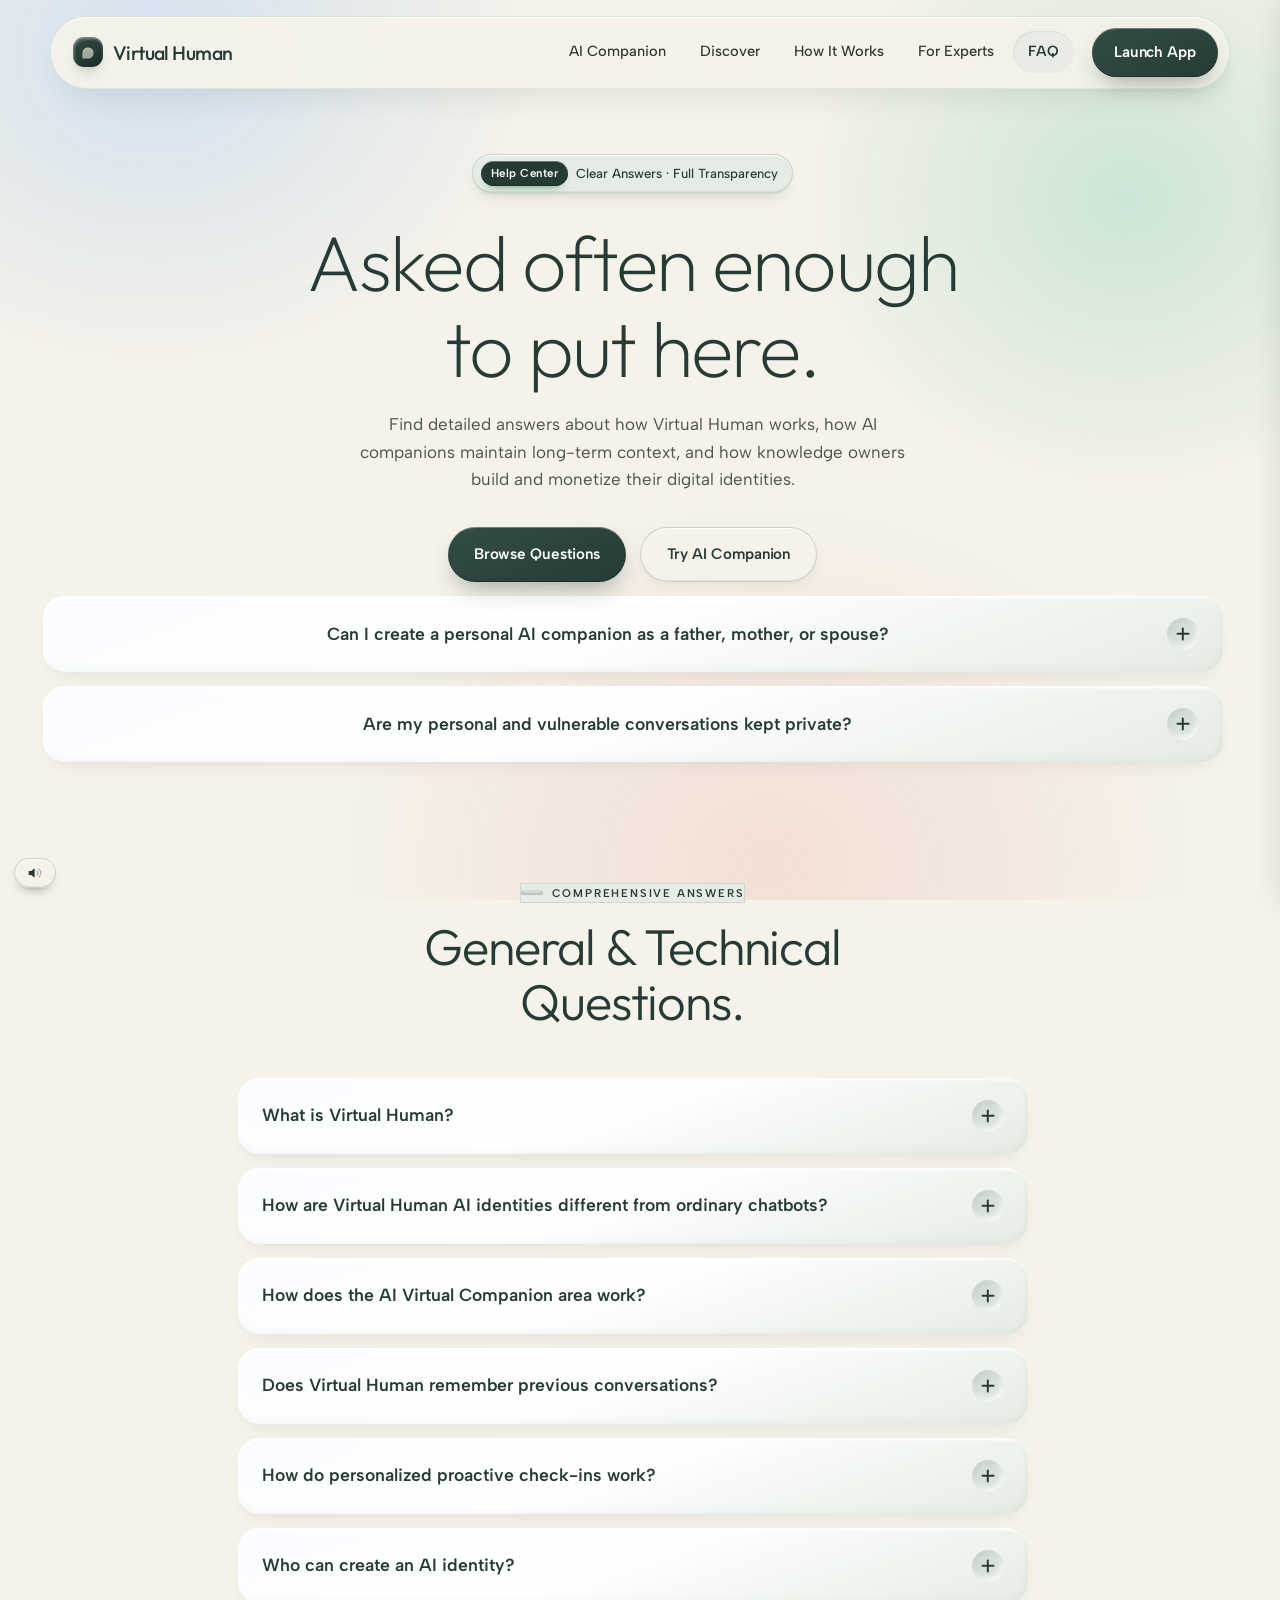
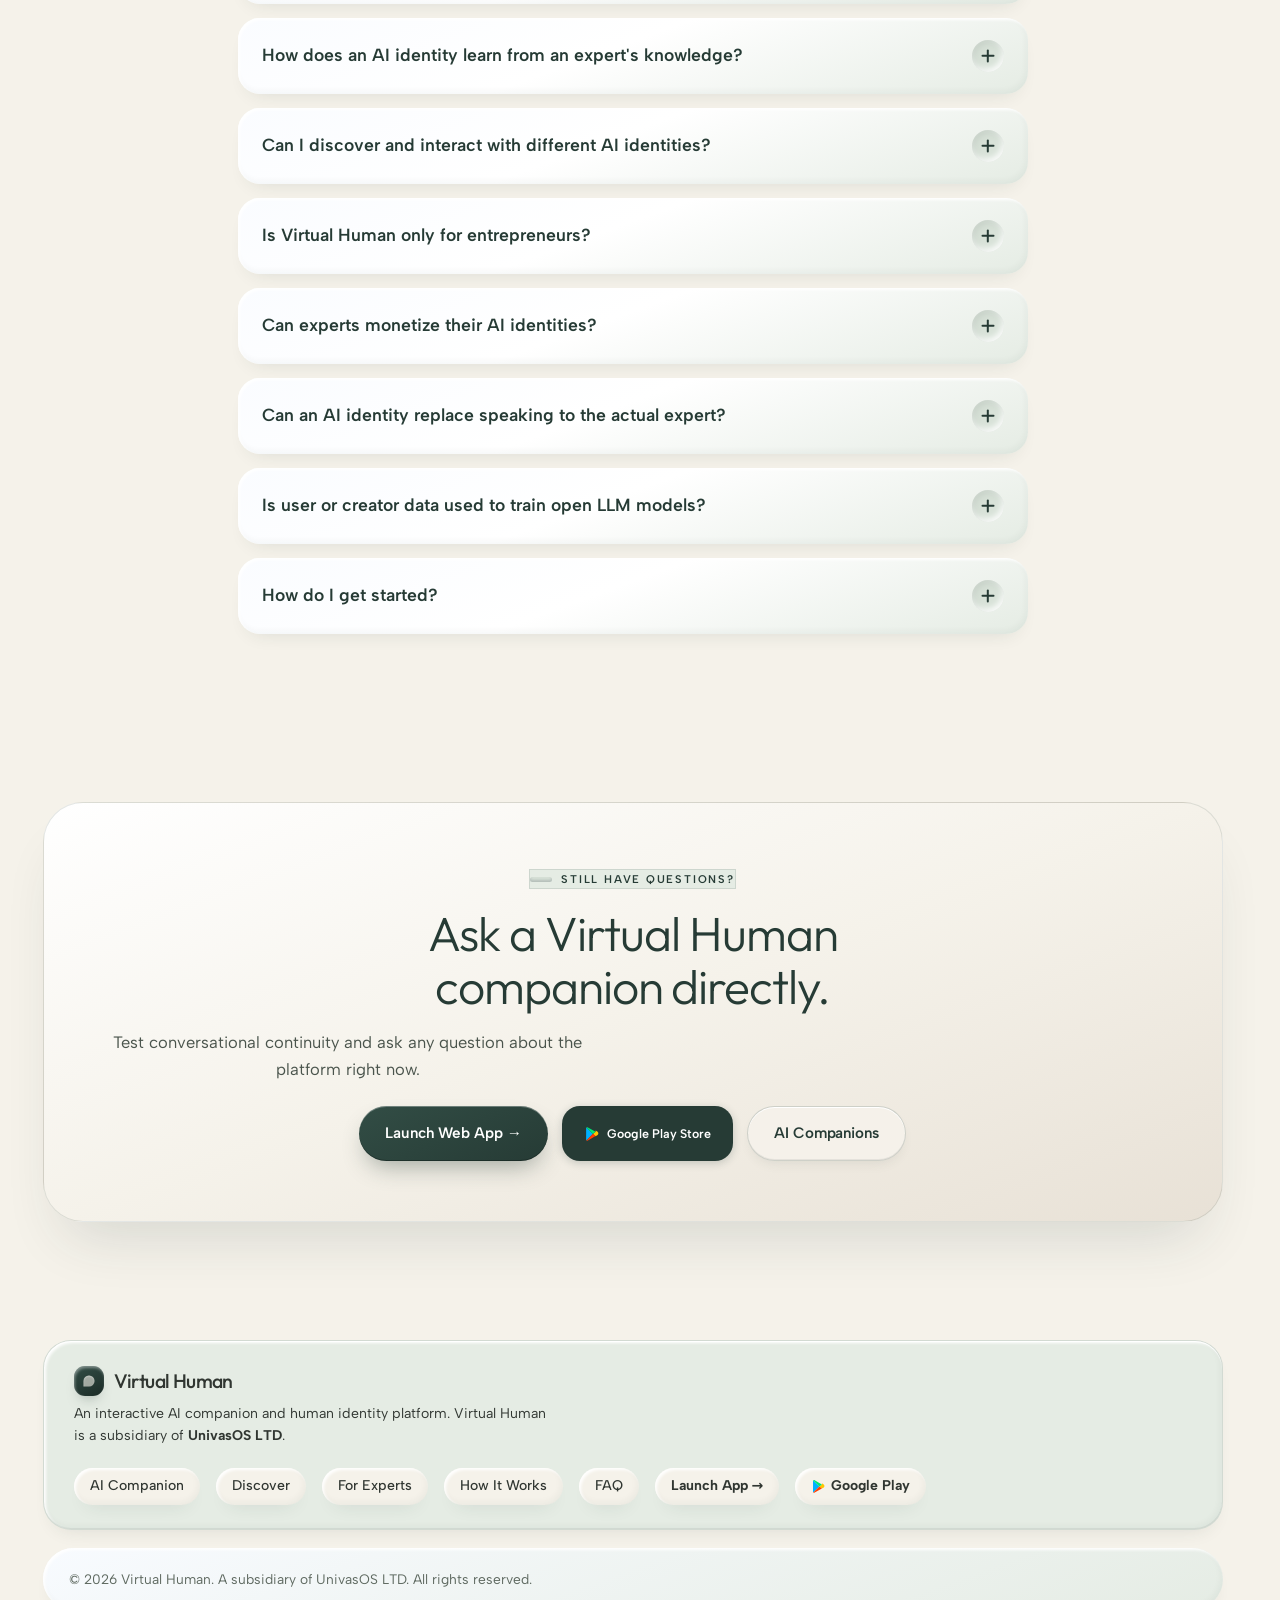
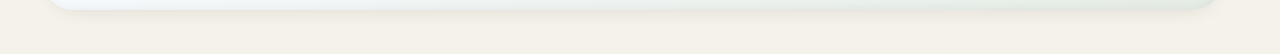
<file: faq.html>
<!DOCTYPE html>


<html lang="en">
    <head>
        <meta charset="UTF-8">
        <meta name="viewport" content="width=device-width, initial-scale=1">
        <title>Frequently Asked Questions — Virtual Human</title>
        <meta name="description"
              content="Comprehensive answers to all your questions about Virtual Human, AI Companions, relational memory, expert identities, data security, and monetization.">
        <link rel="preconnect" href="https://fonts.googleapis.com">
        <link rel="preconnect" href="https://fonts.gstatic.com" crossorigin>
        <link href="https://fonts.googleapis.com/css2?family=Outfit:wght@200;300;400;500&family=Albert+Sans:wght@400;500;600&display=swap"
              rel="stylesheet">
        <link rel="stylesheet" href="templatemo-633-celadon-style.css?v=20261124_mobile_v2">
            <style>
            /* ---------- Celadon Claymorphism Multi-page Overrides ---------- */
            .nav a.active {
                color: var(--jade-ink) !important;
                font-weight: 600 !important;
            }
            .plans.grid-2 {
                display: grid !important;
                grid-template-columns: repeat(auto-fit, minmax(320px, 1fr)) !important;
                gap: 24px !important;
            }
            .plans.grid-3 {
                display: grid !important;
                grid-template-columns: repeat(auto-fit, minmax(300px, 1fr)) !important;
                gap: 24px !important;
            }
            .plans.grid-4 {
                display: grid !important;
                grid-template-columns: repeat(auto-fit, minmax(240px, 1fr)) !important;
                gap: 22px !important;
            }
            @media (max-width: 900px) {
                .plans.grid-2, .plans.grid-3, .plans.grid-4 {
                    grid-template-columns: 1fr !important;
                }
            }
            .plan.identity-card {
                display: flex !important;
                flex-direction: column !important;
                min-height: 100% !important;
                text-align: left !important;
                transition: transform 0.28s var(--ease), box-shadow 0.28s var(--ease) !important;
            }
            .plan.identity-card:hover {
                transform: translateY(-6px) !important;
                box-shadow: 0 34px 50px -22px rgba(35, 45, 60, .42), var(--lip) !important;
            }
            .plan.identity-card blockquote {
                margin: 16px 0 !important;
                font-size: 1.02rem !important;
                line-height: 1.52 !important;
                color: var(--ink) !important;
                font-weight: 300 !important;
                font-family: 'Outfit', sans-serif !important;
                flex-grow: 1 !important;
            }
            .matrix-wrapper {
                background: linear-gradient(158deg, #FBFDFF, #F0F5FD 46%, #E6EDFA) !important;
                border-radius: 40px !important;
                box-shadow: 0 40px 60px -28px rgba(35, 45, 60, .42), inset 3px 4px 6px rgba(255, 255, 255, .98), inset -5px -7px 14px rgba(35, 45, 60, .11) !important;
                padding: 44px 36px !important;
                margin-top: 36px !important;
                overflow-x: auto !important;
            }
            .matrix-table {
                width: 100% !important;
                min-width: 620px !important;
                border-collapse: collapse !important;
                text-align: left !important;
                font-size: 0.95rem !important;
                color: var(--ink) !important;
            }
            .matrix-table th {
                font-family: 'Outfit', sans-serif !important;
                font-weight: 600 !important;
                font-size: 1.08rem !important;
                color: var(--ink) !important;
                padding: 18px 20px !important;
                border-bottom: 2px solid rgba(42, 122, 98, 0.22) !important;
            }
            .matrix-table td {
                padding: 16px 20px !important;
                border-bottom: 1px solid rgba(35, 45, 60, 0.08) !important;
                color: var(--ink-2) !important;
            }
            .matrix-table tr:hover td {
                background: rgba(255, 255, 255, 0.45) !important;
            }
            .matrix-table tr:last-child td {
                border-bottom: none !important;
            }
            .matrix-table td.center, .matrix-table th.center {
                text-align: center !important;
            }
            .check-pill {
                display: inline-flex !important;
                align-items: center !important;
                justify-content: center !important;
                width: 28px !important;
                height: 28px !important;
                border-radius: 99px !important;
                background: rgba(42, 122, 98, 0.12) !important;
                color: var(--jade-ink) !important;
                font-weight: 700 !important;
                font-size: 0.9rem !important;
            }
            .cross-pill {
                display: inline-flex !important;
                align-items: center !important;
                justify-content: center !important;
                width: 28px !important;
                height: 28px !important;
                border-radius: 99px !important;
                background: rgba(35, 45, 60, 0.06) !important;
                color: var(--ink-2) !important;
                font-size: 0.95rem !important;
            }
            .sim-box {
                background: linear-gradient(158deg, #FBFDFF, #F0F5FD 46%, #E6EDFA) !important;
                border-radius: 40px !important;
                box-shadow: 0 40px 60px -28px rgba(35, 45, 60, .42), inset 3px 4px 6px rgba(255, 255, 255, .98), inset -5px -7px 14px rgba(35, 45, 60, .11) !important;
                padding: 38px 32px !important;
                margin-top: 36px !important;
                position: relative !important;
                overflow: hidden !important;
            }
            .sim-header {
                display: flex !important;
                align-items: center !important;
                justify-content: space-between !important;
                padding-bottom: 20px !important;
                border-bottom: 1px solid rgba(42, 122, 98, 0.16) !important;
                margin-bottom: 24px !important;
                flex-wrap: wrap !important;
                gap: 14px !important;
            }
            .sim-companion-info {
                display: flex !important;
                align-items: center !important;
                gap: 14px !important;
            }
            .sim-avatar {
                width: 48px !important;
                height: 48px !important;
                border-radius: 18px !important;
                background: linear-gradient(135deg, var(--jade), #38A384) !important;
                color: #fff !important;
                display: flex !important;
                align-items: center !important;
                justify-content: center !important;
                font-weight: 600 !important;
                font-size: 1.2rem !important;
                box-shadow: var(--lift-jade) !important;
            }
            .sim-meta b {
                display: block !important;
                font-size: 1.05rem !important;
                color: var(--ink) !important;
            }
            .sim-meta span {
                font-size: 0.82rem !important;
                color: var(--ink-2) !important;
            }
            .sim-status {
                display: inline-flex !important;
                align-items: center !important;
                gap: 8px !important;
                padding: 7px 16px !important;
                border-radius: 99px !important;
                background: rgba(42, 122, 98, 0.1) !important;
                color: var(--jade-ink) !important;
                font-size: 0.82rem !important;
                font-weight: 500 !important;
            }
            .pulse-dot {
                width: 8px !important;
                height: 8px !important;
                border-radius: 99px !important;
                background: var(--jade) !important;
                box-shadow: 0 0 0 0 rgba(42, 122, 98, 0.5) !important;
                animation: pulse 2s infinite !important;
            }
            @keyframes pulse {
                0% { transform: scale(0.95); box-shadow: 0 0 0 0 rgba(42, 122, 98, 0.6); }
                70% { transform: scale(1); box-shadow: 0 0 0 8px rgba(42, 122, 98, 0); }
                100% { transform: scale(0.95); box-shadow: 0 0 0 0 rgba(42, 122, 98, 0); }
            }
            .sim-dialogue {
                display: flex !important;
                flex-direction: column !important;
                gap: 20px !important;
                margin-bottom: 28px !important;
            }
            .chat-bubble {
                border-radius: 22px !important;
                padding: 20px 24px !important;
                font-size: 0.95rem !important;
                line-height: 1.55 !important;
                position: relative !important;
            }
            .chat-bubble.user {
                align-self: flex-end !important;
                background: var(--sunk) !important;
                box-shadow: var(--well) !important;
                color: var(--ink) !important;
                max-width: 82% !important;
            }
            .chat-bubble.companion {
                align-self: flex-start !important;
                background: linear-gradient(158deg, #FFFFFF, var(--plate)) !important;
                box-shadow: var(--clay-sm), var(--lip) !important;
                color: var(--ink) !important;
                max-width: 88% !important;
            }
            .chat-bubble .author {
                display: block !important;
                font-size: 0.76rem !important;
                font-weight: 600 !important;
                text-transform: uppercase !important;
                letter-spacing: 0.08em !important;
                margin-bottom: 6px !important;
            }
            .chat-bubble.user .author {
                color: var(--ink-2) !important;
            }
            .chat-bubble.companion .author {
                color: var(--jade-ink) !important;
            }
            .chat-bubble p {
                margin: 0 !important;
                color: var(--ink) !important;
            }
            .chat-memory-badge {
                margin-top: 14px !important;
                display: inline-flex !important;
                align-items: center !important;
                gap: 7px !important;
                padding: 6px 14px !important;
                border-radius: 99px !important;
                background: rgba(42, 122, 98, 0.1) !important;
                color: var(--jade-ink) !important;
                font-size: 0.78rem !important;
                font-weight: 500 !important;
            }
            .sim-prompts {
                display: flex !important;
                flex-wrap: wrap !important;
                align-items: center !important;
                gap: 10px !important;
                padding-top: 20px !important;
                border-top: 1px solid rgba(42, 122, 98, 0.14) !important;
            }
            .sim-prompt-btn {
                border: none !important;
                outline: none !important;
                padding: 10px 18px !important;
                border-radius: 99px !important;
                background: var(--gloss) !important;
                box-shadow: var(--lift), var(--lip) !important;
                color: var(--ink) !important;
                font-family: 'Outfit', sans-serif !important;
                font-weight: 500 !important;
                font-size: 0.88rem !important;
                cursor: pointer !important;
                transition: transform 0.2s var(--ease), box-shadow 0.2s var(--ease), background 0.2s var(--ease) !important;
            }
            .sim-prompt-btn:hover {
                transform: translateY(-2px) !important;
                box-shadow: var(--lift-hi), var(--lip) !important;
            }
            .sim-prompt-btn.active {
                background: var(--jade) !important;
                color: #fff !important;
                box-shadow: var(--lift-jade-hi), var(--lip-jade) !important;
            }
            .email-card {
                background: linear-gradient(160deg, #FFFFFF, var(--plate) 48%, var(--plate-2)) !important;
                border-radius: 32px !important;
                padding: 32px 34px !important;
                box-shadow: var(--clay), var(--lip) !important;
                text-align: left !important;
                margin-top: 32px !important;
            }
            .email-header {
                border-bottom: 1px solid rgba(42, 122, 98, 0.14) !important;
                padding-bottom: 16px !important;
                margin-bottom: 20px !important;
            }
            .email-field {
                display: flex !important;
                gap: 12px !important;
                font-size: 0.88rem !important;
                margin-bottom: 6px !important;
            }
            .email-field b {
                color: var(--ink-2) !important;
                min-width: 65px !important;
            }
            .email-field span {
                color: var(--ink) !important;
            }
            .email-body {
                font-size: 0.94rem !important;
                line-height: 1.65 !important;
                color: var(--ink) !important;
            }
            .email-body p {
                margin: 0 0 14px 0 !important;
            }
        
/* Reset playful organic stagger jitter for chips inside cards */
.plan .chips .chip,
.plan .chip,
.identity-card .chips .chip {
    transform: none !important;
}
.plan .chips .chip:hover,
.plan .chip:hover,
.identity-card .chips .chip:hover {
    transform: translateY(-2px) !important;
}

        


/* ==========================================================================
   VIRTUAL HUMAN MASTER BRAND HARMONY OVERRIDES
   Exact Brand Palette: Warm Ivory, Soft Sage, Muted Sage, Deep Forest Green,
   Muted Clay, Soft Charcoal, Warm Sand, White.
   ========================================================================== */

/* 1. Body & Universal Surfaces */
body {
    background: #F5F2EA !important;
    color: #303631 !important;
}

h1, h2, h3, h4, .h2 {
    color: #263B35 !important;
}

p, .sub, .lede, .desc, blockquote {
    color: #303631 !important;
}

.sub, .lede, .desc, .hint, .note {
    color: #4A544C !important;
}

/* 2. Top Navigation Bar */
.bar {
    background: rgba(245, 242, 234, 0.92) !important;
    border: 1px solid rgba(216, 226, 216, 0.8) !important;
    box-shadow: 0 16px 32px -12px rgba(38, 59, 53, 0.12), inset 0 1px 0 rgba(255, 255, 255, 0.95) !important;
    -webkit-backdrop-filter: blur(14px) !important;
    backdrop-filter: blur(14px) !important;
}
.brand {
    color: #263B35 !important;
}
.mark {
    background: linear-gradient(155deg, #324D45, #263B35 55%, #1B2A26) !important;
    box-shadow: 0 8px 14px -8px rgba(38, 59, 53, .5), inset 1px 2px 3px rgba(255, 255, 255, .4) !important;
}
.mark::after {
    background: rgba(245, 242, 234, 0.6) !important;
}
.nav a {
    color: #303631 !important;
}
.nav a:hover, .nav a.active {
    color: #263B35 !important;
    background: rgba(229, 236, 228, 0.8) !important;
    box-shadow: inset 1px 1px 2px rgba(38, 59, 53, 0.08) !important;
}

/* 3. Primary & Secondary Buttons */
.btn.solid, .chat-persona-btn {
    background: linear-gradient(155deg, #324D45 0%, #263B35 100%) !important;
    color: #FFFFFF !important;
    box-shadow: 0 12px 24px -8px rgba(38, 59, 53, 0.42), var(--lip-jade) !important;
    border: none !important;
}
.btn.solid:hover, .chat-persona-btn:hover {
    background: #1B2A26 !important;
    color: #FFFFFF !important;
    transform: translateY(-2px) !important;
    box-shadow: 0 16px 30px -8px rgba(38, 59, 53, 0.52), var(--lip-jade) !important;
}
.btn {
    background: rgba(245, 242, 234, 0.95) !important;
    color: #263B35 !important;
    border: 1px solid rgba(38, 59, 53, 0.18) !important;
    box-shadow: 0 6px 14px -6px rgba(38, 59, 53, 0.12), var(--lip) !important;
}
.btn:hover {
    background: #D8E2D8 !important;
    color: #1B2A26 !important;
    transform: translateY(-2px) !important;
}

/* 4. 3D Gallery Hero (Refined Warm Sand & Ivory, No Muddy Beige) */
.gallery-room {
    background: radial-gradient(circle at 50% 25%, #F5F2EA 0%, #E8E1D6 60%, #DDD5C8 100%) !important;
    border: 1px solid rgba(216, 226, 216, 0.8) !important;
    box-shadow: 0 44px 84px -24px rgba(38, 59, 53, 0.18), inset 0 2px 4px rgba(255, 255, 255, 0.95), inset 0 -4px 12px rgba(38, 59, 53, 0.04) !important;
    color: #303631 !important;
}
.room-backplate {
    border: 1px solid rgba(216, 226, 216, 0.6) !important;
    background: linear-gradient(180deg, rgba(255, 255, 255, 0.55) 0%, rgba(229, 236, 228, 0.25) 100%) !important;
    box-shadow: inset 0 0 60px rgba(255, 255, 255, 0.55), 0 20px 40px rgba(38, 59, 53, 0.04) !important;
}
.room-tagline {
    color: #4A544C !important;
}
.room-badge-bubble {
    background: rgba(245, 242, 234, 0.88) !important;
    border: 1px solid rgba(216, 226, 216, 0.8) !important;
    box-shadow: 0 12px 24px rgba(38, 59, 53, 0.08) !important;
}
.bubble-play {
    background: #263B35 !important;
}
.bubble-play svg {
    fill: #FFFFFF !important;
}
.switcher-btn {
    border: 1px solid rgba(216, 226, 216, 0.8) !important;
    background: rgba(245, 242, 234, 0.92) !important;
    color: #263B35 !important;
    box-shadow: 0 8px 18px rgba(38, 59, 53, 0.08) !important;
}
.switcher-btn:hover {
    background: #FFFFFF !important;
    color: #1B2A26 !important;
}
.side-card {
    border: 1px solid rgba(216, 226, 216, 0.6) !important;
    background: #E8E1D6 !important;
    box-shadow: 0 20px 36px rgba(38, 59, 53, 0.12) !important;
}
.meet-title {
    color: #FFFFFF !important;
    text-shadow: 0 8px 32px rgba(38, 59, 53, 0.3) !important;
}
.room-dock {
    border-top: 1px solid rgba(216, 226, 216, 0.6) !important;
}
.dock-widget-left {
    background: rgba(255, 255, 255, 0.75) !important;
    border: 1px dashed rgba(38, 59, 53, 0.22) !important;
}
.dock-icon-circle {
    background: #E5ECE4 !important;
}
.dock-icon-circle svg {
    stroke: #263B35 !important;
}
.dock-widget-acts button {
    background: #FFFFFF !important;
    border: 1px solid #D8E2D8 !important;
    color: #263B35 !important;
}
.dock-widget-acts button:hover {
    background: #E5ECE4 !important;
}
.dock-center-text {
    color: #303631 !important;
}
.dock-widget-right span {
    color: #5E6960 !important;
}
.dock-trust-tag {
    color: #263B35 !important;
}

/* 5. Cards & Section Surfaces */
.plan, .identity-card {
    background: #FFFFFF !important;
    border: 1px solid rgba(38, 59, 53, 0.1) !important;
    box-shadow: 0 22px 38px -20px rgba(38, 59, 53, 0.12), inset 2px 3px 4px rgba(255, 255, 255, 0.95) !important;
}
.plan.hot {
    background: linear-gradient(165deg, #FFFFFF 0%, #FAF8F4 50%, #F5F2EA 100%) !important;
    border-top: 4px solid #263B35 !important;
}
.statplate {
    background: #FFFFFF !important;
    border: 1px solid rgba(38, 59, 53, 0.1) !important;
    box-shadow: 0 20px 40px -20px rgba(38, 59, 53, 0.1), inset 0 1px 2px rgba(255, 255, 255, 0.95) !important;
}
.matrix-wrapper {
    background: linear-gradient(158deg, #FFFFFF, #F5F2EA 46%, #E5ECE4) !important;
    border-radius: 40px !important;
    border: 1px solid rgba(216, 226, 216, 0.8) !important;
    box-shadow: 0 36px 54px -24px rgba(38, 59, 53, 0.14), inset 3px 4px 6px rgba(255, 255, 255, .98) !important;
}
.matrix-table th {
    color: #263B35 !important;
    border-bottom: 2px solid rgba(38, 59, 53, 0.18) !important;
}
.matrix-table td {
    color: #303631 !important;
    border-bottom: 1px solid rgba(38, 59, 53, 0.08) !important;
}
.matrix-table tr:hover td {
    background: rgba(255, 255, 255, 0.6) !important;
}
.check-pill {
    background: rgba(38, 59, 53, 0.12) !important;
    color: #263B35 !important;
}
.cross-pill {
    background: rgba(48, 54, 49, 0.06) !important;
    color: #5E6960 !important;
}

/* 6. Email Feature Card */
.email-card {
    background: linear-gradient(160deg, #FFFFFF, #F5F2EA 50%, #E5ECE4) !important;
    border: 1px solid rgba(216, 226, 216, 0.8) !important;
    box-shadow: 0 24px 44px -20px rgba(38, 59, 53, 0.14), inset 2px 3px 4px rgba(255, 255, 255, 0.95) !important;
}
.email-header {
    border-bottom: 1px solid rgba(38, 59, 53, 0.12) !important;
}
.email-field b {
    color: #4A544C !important;
}
.email-field span {
    color: #303631 !important;
}
.email-body {
    color: #303631 !important;
}

/* 7. Simulation Box in companion.html */
.sim-box {
    background: #FFFFFF !important;
    border: 1px solid rgba(216, 226, 216, 0.85) !important;
    box-shadow: 0 32px 56px -24px rgba(38, 59, 53, 0.14), inset 2px 3px 4px rgba(255, 255, 255, 0.95) !important;
}
.sim-header {
    border-bottom: 1px solid rgba(38, 59, 53, 0.1) !important;
}
.sim-meta b {
    color: #263B35 !important;
}
.sim-meta span {
    color: #5E6960 !important;
}
.pulse-dot {
    background: #263B35 !important;
}
.chat-bubble.user {
    background: #E5ECE4 !important;
    color: #303631 !important;
    border: 1px solid rgba(38, 59, 53, 0.08) !important;
}
.chat-bubble.companion {
    background: #F5F2EA !important;
    color: #303631 !important;
    border: 1px solid rgba(38, 59, 53, 0.1) !important;
}
.chat-bubble .author {
    color: #263B35 !important;
    font-weight: 600 !important;
}
.chat-memory-badge {
    background: #E5ECE4 !important;
    color: #263B35 !important;
    border: 1px solid rgba(38, 59, 53, 0.12) !important;
}
.sim-mode-btn {
    background: rgba(245, 242, 234, 0.95) !important;
    color: #263B35 !important;
    border: 1px solid rgba(38, 59, 53, 0.16) !important;
}
.sim-mode-btn.active {
    background: #263B35 !important;
    color: #FFFFFF !important;
    border-color: #263B35 !important;
}

/* 8. Pips, Eyebrows & Accents */
.eyebrow {
    color: #263B35 !important;
    background: #E5ECE4 !important;
    border: 1px solid rgba(38, 59, 53, 0.12) !important;
}
.pill {
    background: #E5ECE4 !important;
    color: #263B35 !important;
    border: 1px solid rgba(38, 59, 53, 0.12) !important;
}
.pill b { background: #263B35 !important; color: #FFFFFF !important; padding: 3px 10px !important; border-radius: 99px !important; }
.chips .chip {
    background: #FFFFFF !important;
    border: 1px solid rgba(38, 59, 53, 0.12) !important;
    color: #303631 !important;
}
.chips .chip:hover {
    background: #E5ECE4 !important;
    color: #263B35 !important;
}
.tile.t-jade, .tile.t-sky {
    background: #E5ECE4 !important;
    color: #263B35 !important;
}
.tile.t-coral {
    background: rgba(214, 165, 141, 0.22) !important;
    color: #8F553D !important;
}
.face.t-jade, .face.t-sky {
    background: #E5ECE4 !important;
    color: #263B35 !important;
}
.face.t-coral {
    background: rgba(214, 165, 141, 0.25) !important;
    color: #8F553D !important;
}

/* 9. Quotes (Testimonial Rail) */
.quote {
    background: #FFFFFF !important;
    border: 1px solid rgba(38, 59, 53, 0.08) !important;
}
.quote.tint {
    background: #E5ECE4 !important;
}
.qtop .co {
    color: #4A544C !important;
}
.qtop .result {
    color: #263B35 !important;
}

/* 10. Final Conversion Section & Footers */
.close-plate {
    background: linear-gradient(160deg, #FFFFFF 0%, #F5F2EA 50%, #E8E1D6 100%) !important;
    border: 1px solid rgba(38, 59, 53, 0.12) !important;
    box-shadow: 0 34px 60px -24px rgba(38, 59, 53, 0.16) !important;
}
.close-plate .field {
    background: #FFFFFF !important;
    border: 1px solid rgba(38, 59, 53, 0.18) !important;
    color: #303631 !important;
}
.close-plate .field:focus {
    outline: 2px solid #263B35 !important;
}
.footlinks {
    background: #E5ECE4 !important;
    border: 1px solid rgba(38, 59, 53, 0.1) !important;
}
.footlinks a {
    color: #303631 !important;
}
.footlinks a:hover {
    color: #263B35 !important;
}
.footbar p, .footbar a {
    color: #5E6960 !important;
}
.footbar a:hover {
    color: #263B35 !important;
}
.sbtn {
    background: rgba(245, 242, 234, 0.95) !important;
    border: 1px solid rgba(38, 59, 53, 0.18) !important;
    color: #263B35 !important;
}
.scue {
    background: #E5ECE4 !important;
    color: #263B35 !important;
    border: 1px solid rgba(38, 59, 53, 0.12) !important;
}


/* ==========================================================================
   VIRTUAL HUMAN — MASTER MOBILE RESPONSIVE ENGINE (320px - 768px)
   ========================================================================== */

/* 0. Header & Drawer Navigation */
header.top {
    z-index: 95 !important;
}
.drawer {
    z-index: 90 !important;
    background: #F5F2EA !important;
    box-shadow: -10px 0 30px rgba(38, 59, 53, 0.18) !important;
}
.drawer a:not(.btn) {
    color: #263B35 !important;
}
.drawer a:not(.btn):hover, .drawer a.active {
    background: #E5ECE4 !important;
    color: #263B35 !important;
}
.drawer-close {
    width: 38px !important;
    height: 38px !important;
    border-radius: 99px !important;
    background: #E5ECE4 !important;
    border: 1px solid rgba(38, 59, 53, 0.16) !important;
    color: #263B35 !important;
    font-size: 1.5rem !important;
    display: inline-flex !important;
    align-items: center !important;
    justify-content: center !important;
    cursor: pointer !important;
    line-height: 1 !important;
    transition: background 0.2s ease !important;
}
.drawer-close:hover {
    background: #D8E2D8 !important;
}

/* Universal Eyebrow & Pill Contrast Fix */
.pill {
    background: #E5ECE4 !important;
    border: 1px solid rgba(38, 59, 53, 0.14) !important;
    color: #263B35 !important;
    display: inline-flex !important;
    align-items: center !important;
    gap: 8px !important;
    padding: 6px 14px 6px 8px !important;
    max-width: 95% !important;
    white-space: normal !important;
}
.pill b {
    background: #263B35 !important;
    color: #FFFFFF !important;
    padding: 3px 10px !important;
    border-radius: 99px !important;
    font-weight: 600 !important;
    display: inline-flex !important;
    align-items: center !important;
}

/* Simulator button classes in companion.html */
.sim-prompt-btn, .sim-mode-btn {
    background: #E5ECE4 !important;
    color: #263B35 !important;
    border: 1px solid rgba(38, 59, 53, 0.16) !important;
    padding: 10px 18px !important;
    border-radius: 99px !important;
    font-size: 0.88rem !important;
    font-family: inherit !important;
    cursor: pointer !important;
    transition: all 0.2s ease !important;
}
.sim-prompt-btn:hover, .sim-mode-btn:hover {
    background: #D8E2D8 !important;
    color: #263B35 !important;
}
.sim-prompt-btn.active, .sim-mode-btn.active {
    background: #263B35 !important;
    color: #FFFFFF !important;
    border-color: #263B35 !important;
    font-weight: 600 !important;
    box-shadow: 0 4px 12px rgba(38, 59, 53, 0.25) !important;
}

/* Card Button Alignment Across Columns */
.plan {
    display: flex !important;
    flex-direction: column !important;
    height: 100% !important;
}
.plan .btn, .plan.identity-card .btn {
    margin-top: auto !important;
}

/* Word-break for email */
.email-field span {
    word-break: break-all !important;
    overflow-wrap: break-word !important;
}
.matrix-scroll-hint {
    display: none;
}

@media (max-width: 900px) {
    /* Staves Accordion Mobile Engine */
    .slabrow {
        flex-direction: column !important;
        height: auto !important;
        gap: 12px !important;
    }
    .stave {
        width: 100% !important;
        border-radius: 24px !important;
        background: #F5F2EA !important;
        border: 1px solid rgba(216, 226, 216, 0.85) !important;
        box-shadow: 0 8px 18px -8px rgba(38, 59, 53, 0.08) !important;
        overflow: hidden !important;
        transition: background 0.3s ease !important;
    }
    .stave.open {
        background: #FFFFFF !important;
        box-shadow: 0 16px 32px -12px rgba(38, 59, 53, 0.12) !important;
    }
    .stave:not(.open) .bodywrap {
        display: none !important;
        height: 0 !important;
        max-height: 0 !important;
        overflow: hidden !important;
        padding: 0 !important;
        margin: 0 !important;
    }
    .stave:not(.open) .bodywrap > .body {
        display: none !important;
        height: 0 !important;
        overflow: hidden !important;
    }
    .spine {
        padding: 16px 18px !important;
        gap: 12px !important;
    }
    .spine .st {
        font-size: 1.05rem !important;
        color: #263B35 !important;
        font-weight: 600 !important;
    }
    .stave.open .bodywrap {
        display: block !important;
        padding: 0 20px 22px !important;
    }
}

@media (max-width: 768px) {
    /* 1. Safe Anchor Scrolling (Header Clearances) */
    section, [id] {
        scroll-margin-top: 88px !important;
    }

    /* Fixed Top Bar on Mobile */
    .bar {
        padding: 10px 14px !important;
        background: rgba(245, 242, 234, 0.96) !important;
        border-bottom: 1px solid rgba(38, 59, 53, 0.12) !important;
    }
    .brand {
        font-size: 1.15rem !important;
    }

    /* Floating UI Controls: avoid collisions */
    .sfx {
        bottom: 16px !important;
        left: 14px !important;
        z-index: 99 !important;
    }
    .scue {
        display: none !important;
    }
    .up {
        bottom: 16px !important;
        right: 14px !important;
        z-index: 99 !important;
    }
    .top {
        bottom: auto !important;
        pointer-events: none !important;
    }
    .top .bar {
        pointer-events: auto !important;
    }

    /* Action Buttons in Hero & CTAs (.acts) */
    .acts {
        display: flex !important;
        flex-direction: column !important;
        gap: 12px !important;
        align-items: stretch !important;
        width: 100% !important;
        max-width: 320px !important;
        margin: 22px auto !important;
    }
    .acts .btn {
        width: 100% !important;
        text-align: center !important;
        margin: 0 !important;
        padding: 14px 20px !important;
    }

    /* Grid Stacking for all card collections */
    .plans.grid-2, .plans.grid-3, .plans.grid-4, .plans {
        display: flex !important;
        flex-direction: column !important;
        gap: 18px !important;
        width: 100% !important;
    }
    .plan {
        width: 100% !important;
        padding: 24px 18px !important;
        box-sizing: border-box !important;
    }

    /* Problem and Opportunity statplate in index.html */
    .statplate, #perspective .statplate {
        grid-template-columns: 1fr !important;
        display: flex !important;
        flex-direction: column !important;
        gap: 16px !important;
        padding: 16px !important;
    }
    .statplate .stat {
        width: 100% !important;
        box-sizing: border-box !important;
        padding: 24px 20px !important;
        border-radius: 24px !important;
    }

    /* 2. Homepage 3D Gallery Hero (index.html) */
    .gallery-hero-wrap {
        padding: 82px 10px 36px !important;
    }
    .gallery-room {
        padding: 20px 14px 22px !important;
        border-radius: 28px !important;
        background: radial-gradient(circle at 50% 25%, #E3DBD2 0%, #D0C6BB 55%, #BFAF9F 100%) !important;
    }
    .room-tagline {
        position: static !important;
        max-width: 100% !important;
        margin: 0 auto 12px !important;
        text-align: center !important;
        font-size: 0.9rem !important;
        line-height: 1.45 !important;
        color: #2E2924 !important;
        padding: 0 8px !important;
    }
    .room-badge-bubble {
        position: static !important;
        display: inline-flex !important;
        justify-content: center !important;
        margin: 0 auto 16px !important;
        left: auto !important;
        right: auto !important;
        top: auto !important;
    }
    .gallery-stage {
        min-height: auto !important;
        height: auto !important;
        margin-top: 6px !important;
        display: flex !important;
        flex-direction: column !important;
        align-items: center !important;
        position: relative !important;
        padding: 0 !important;
    }
    .room-backplate {
        width: 90% !important;
        height: 58% !important;
        top: 6% !important;
        border-radius: 20px !important;
    }
    .side-card {
        display: none !important;
    }
    .center-persona-wrap {
        width: 100% !important;
        height: auto !important;
        position: relative !important;
        display: flex !important;
        flex-direction: column !important;
        align-items: center !important;
    }
    .center-portrait {
        width: 250px !important;
        height: 310px !important;
        margin: 0 auto !important;
        border-radius: 24px !important;
        overflow: hidden !important;
        box-shadow: 0 20px 36px -12px rgba(35, 45, 60, 0.35) !important;
    }
    .persona-switcher {
        display: flex !important;
        justify-content: space-between !important;
        position: absolute !important;
        top: 38% !important;
        left: 0 !important;
        right: 0 !important;
        width: 100% !important;
        max-width: 310px !important;
        margin: 0 auto !important;
        transform: translateY(-50%) !important;
        z-index: 25 !important;
        pointer-events: none !important;
    }
    .switcher-btn {
        pointer-events: auto !important;
        width: 44px !important;
        height: 44px !important;
        background: rgba(245, 242, 234, 0.95) !important;
        border: 1px solid rgba(38, 59, 53, 0.18) !important;
        color: #263B35 !important;
        border-radius: 99px !important;
        box-shadow: 0 6px 16px rgba(35, 45, 60, 0.2) !important;
        display: flex !important;
        align-items: center !important;
        justify-content: center !important;
        cursor: pointer !important;
    }
    .meet-title {
        position: relative !important;
        bottom: auto !important;
        left: auto !important;
        transform: none !important;
        font-size: 2.7rem !important;
        margin: -28px auto 14px !important;
        z-index: 20 !important;
        text-align: center !important;
        text-shadow: 0 4px 18px rgba(0, 0, 0, 0.45) !important;
    }
    .chat-persona-btn {
        width: 100% !important;
        max-width: 270px !important;
        margin: 0 auto !important;
        padding: 13px 20px !important;
        font-size: 0.96rem !important;
        border-radius: 99px !important;
        text-align: center !important;
    }
    .room-timeline {
        display: none !important;
    }
    .room-dock {
        grid-template-columns: 1fr !important;
        gap: 16px !important;
        margin-top: 22px !important;
        text-align: center !important;
    }
    .upload-card {
        padding: 14px !important;
        border-radius: 20px !important;
        max-width: 310px !important;
        margin: 0 auto !important;
    }
    .dock-upload-actions {
        display: flex !important;
        gap: 8px !important;
        justify-content: center !important;
    }
    .dock-btn {
        padding: 8px 12px !important;
        font-size: 0.82rem !important;
    }
    .dock-text-center {
        font-size: 0.86rem !important;
        line-height: 1.45 !important;
        padding: 0 6px !important;
    }
    .dock-widget-right {
        align-items: center !important;
        text-align: center !important;
    }

    /* 3. Companion Simulator on Mobile */
    .sim-box {
        padding: 20px 14px !important;
        border-radius: 26px !important;
        margin-top: 22px !important;
    }
    .sim-header {
        flex-direction: column !important;
        align-items: flex-start !important;
        gap: 12px !important;
        padding-bottom: 16px !important;
    }
    .sim-status {
        font-size: 0.78rem !important;
        padding: 5px 10px !important;
        width: 100% !important;
        box-sizing: border-box !important;
    }
    .sim-meta b {
        font-size: 1.05rem !important;
    }
    .sim-meta span {
        font-size: 0.82rem !important;
    }
    .chat-bubble {
        max-width: 95% !important;
        padding: 14px 16px !important;
        font-size: 0.92rem !important;
    }
    .sim-prompt-btn, .sim-mode-btn {
        width: 100% !important;
        margin-bottom: 8px !important;
        text-align: center !important;
    }
    .email-card {
        padding: 20px 14px !important;
        border-radius: 26px !important;
    }
    .email-header {
        font-size: 0.82rem !important;
    }
    .email-field {
        flex-wrap: wrap !important;
        gap: 4px !important;
    }
    .email-body {
        font-size: 0.92rem !important;
        line-height: 1.55 !important;
    }

    /* 4. Pricing Matrix Table on Mobile */
    .matrix-scroll-hint {
        display: inline-flex !important;
        align-items: center !important;
        gap: 6px !important;
        font-size: 0.78rem !important;
        color: #263B35 !important;
        background: #E5ECE4 !important;
        border: 1px solid rgba(38, 59, 53, 0.12) !important;
        padding: 6px 14px !important;
        border-radius: 99px !important;
        margin: 0 auto 14px !important;
    }
    .matrix-wrapper {
        padding: 20px 10px !important;
        border-radius: 26px !important;
        overflow-x: auto !important;
        -webkit-overflow-scrolling: touch !important;
        position: relative !important;
    }
    .matrix-table {
        min-width: 530px !important;
        font-size: 0.86rem !important;
    }
    .matrix-table th, .matrix-table td {
        padding: 12px 8px !important;
    }
    .matrix-table th:first-child, .matrix-table td:first-child {
        position: sticky !important;
        left: 0 !important;
        background: #F5F2EA !important;
        z-index: 5 !important;
        box-shadow: 2px 0 6px rgba(38, 59, 53, 0.08) !important;
        width: 145px !important;
        min-width: 145px !important;
    }

    /* 5. Discover Filter Chips & Cards */
    .chips {
        display: flex !important;
        flex-wrap: wrap !important;
        gap: 8px !important;
        justify-content: center !important;
        padding: 0 4px !important;
    }
    .chip {
        font-size: 0.78rem !important;
        padding: 7px 12px !important;
    }
    .qtop {
        flex-wrap: wrap !important;
        gap: 6px !important;
    }
    .qtop .co {
        font-size: 0.82rem !important;
        max-width: 65% !important;
        white-space: normal !important;
    }
}

</style>

    </head>
    <body>
        <header class="top" id="top">
            <div class="shell bar">
                <a class="brand" href="index.html"><span class="mark" aria-hidden="true"></span>Virtual Human</a>
                <nav class="nav">
                    <a href="companion.html">AI Companion</a>
                    <a href="discover.html">Discover</a>
                    <a href="how-it-works.html">How It Works</a>
                    <a href="experts.html">For Experts</a>
                    <a href="faq.html" class="active">FAQ</a>
                </nav>
                <a class="btn solid" href="https://univasvh.com" target="_blank" rel="noopener">Launch App</a>
                <button class="burger"
                        id="burger"
                        aria-label="Open menu"
                        aria-expanded="false"
                        aria-controls="drawer">
                    <span></span><span></span><span></span>
                </button>
            </div>
        </header>
        <div class="scrim" id="scrim"></div>
        <aside class="drawer" id="drawer" aria-label="Menu">
            <div style="display:flex; justify-content:space-between; align-items:center; margin-bottom:18px; padding: 0 4px;">
                <span class="dtag">Menu</span>
                <button class="drawer-close" id="drawer-close" aria-label="Close menu">&times;</button>
            </div>
            <a href="companion.html">AI Companion</a>
            <a href="discover.html">Discover</a>
            <a href="how-it-works.html">How It Works</a>
            <a href="experts.html">For Experts</a>
            <a href="faq.html">FAQ</a>
            <div style="margin-top:16px; padding-top:14px; border-top:1px solid rgba(0,0,0,0.06); display:flex; flex-direction:column; gap:10px;">
                <a class="btn solid" href="https://univasvh.com" target="_blank" rel="noopener" style="text-align:center; justify-content:center;">Launch Web App</a>
                <a class="dock-play-btn" href="https://play.google.com/store/apps/details?id=com.univasos.virtualhuman" target="_blank" rel="noopener" style="text-align:center; justify-content:center; padding:10px 18px; border-radius:14px;">
                    <svg viewBox="0 0 24 24" width="15" height="15" fill="none" style="flex-shrink:0;">
    <path d="M3.6 2.4a1.8 1.8 0 0 0-.4 1.2v16.8a1.8 1.8 0 0 0 .4 1.2l9.8-9.6L3.6 2.4z" fill="#00b0ff"/>
    <path d="M17.4 8.7L13.4 12l4 3.3 2.5-1.4c1-.6 1.6-1.6 1.6-2.8 0-1.1-.6-2.2-1.6-2.8l-2.5-1.4z" fill="#ffc400"/>
    <path d="M3.6 21.6c.6.5 1.5.5 2.3.1l11.5-6.6-4-3.3-9.8 9.8z" fill="#ff3d00"/>
    <path d="M17.4 8.7L5.9 2.1C5.1 1.6 4.2 1.7 3.6 2.2l9.8 9.8 4-3.3z" fill="#00e676"/>
</svg>
                    <span>Google Play Store</span>
                </a>
            </div>
        </aside>
        <main id="faq-page">
            <!-- hero -->
            <section class="hero">
                <div class="shell">
                    <span class="pill rv"><b>Help Center</b> Clear Answers &middot; Full Transparency</span>
                    <h1 class="rv d1">Asked often enough to put here.</h1>
                    <p class="sub rv d2">Find detailed answers about how Virtual Human works, how AI companions maintain long-term context, and how knowledge owners build and monetize their digital identities.</p>
                    <div class="acts rv d3">
                        <a class="btn solid" href="#questions">Browse Questions</a>
                        <a class="btn" href="companion.html">Try AI Companion</a>
                    
                        <!-- Q14: Custom Personal Companions -->
                        <div class="q rv" role="button" tabindex="0" aria-expanded="false">
                            <div class="qh">
                                <h3>Can I create a personal AI companion as a father, mother, or spouse?</h3>
                                <span class="plus"></span>
                            </div>
                            <div class="qb">
                                <div>
                                    <p>Yes, absolutely. While Virtual Human allows you to interact with expert minds, you can also create completely custom AI companions for personal relationships. Whether you want a steady father figure offering wisdom and reassurance, a nurturing mother figure providing warmth and unconditional comfort, a devoted spouse or partner sharing intimate daily reflections, or a late-night confidant, our Character Creation Studio lets you define their relationship, shared backstory, voice tone, and proactive check-in routine.</p>
                                </div>
                            </div>
                        </div>

                        <!-- Q15: Privacy of Personal Conversations -->
                        <div class="q rv" role="button" tabindex="0" aria-expanded="false">
                            <div class="qh">
                                <h3>Are my personal and vulnerable conversations kept private?</h3>
                                <span class="plus"></span>
                            </div>
                            <div class="qb">
                                <div>
                                    <p>Yes. Your personal journals, vulnerable thoughts, family anecdotes, and daily check-ins are strictly isolated and encrypted in your personal cognitive vault. They are never exported, never accessible to other users, and never used to train public LLM models. Your relationship with your companion is completely private and sovereign.</p>
                                </div>
                            </div>
                        </div>
                    </div>
                </div>
            </section>

            <!-- faq accordion -->
            <section class="pad" id="questions">
                <div class="shell center">
                    <span class="eyebrow rv">Comprehensive Answers</span>
                    <h2 class="h2 rv">General &amp; Technical Questions.</h2>
                </div>
                <div class="shell">
                    <div class="faq">
                        <!-- Q1 -->
                        <div class="q rv" role="button" tabindex="0" aria-expanded="false">
                            <div class="qh">
                                <h3>What is Virtual Human?</h3>
                                <span class="plus"></span>
                            </div>
                            <div class="qb">
                                <div>
                                    <p>Virtual Human is an interactive AI identity and companion platform developed and operated by <b>UnivasOS LTD</b>. It transforms real human knowledge, experiences, opinions, frameworks and ways of thinking into conversational companions. Instead of passively consuming articles, videos or podcasts, you can engage in direct, two-way dialogue with an AI representation of an experienced person.</p>
                                </div>
                            </div>
                        </div>

                        <!-- Q2 -->
                        <div class="q rv" role="button" tabindex="0" aria-expanded="false">
                            <div class="qh">
                                <h3>How are Virtual Human AI identities different from ordinary chatbots?</h3>
                                <span class="plus"></span>
                            </div>
                            <div class="qb">
                                <div>
                                    <p>Generic chatbots answer questions from broad internet data without a consistent voice, personal experience or grounded viewpoint. Virtual Human identities are anchored in the specific knowledge, proven mental models, lessons and communication styles of actual individuals and mentors.</p>
                                </div>
                            </div>
                        </div>

                        <!-- Q3 -->
                        <div class="q rv" role="button" tabindex="0" aria-expanded="false">
                            <div class="qh">
                                <h3>How does the AI Virtual Companion area work?</h3>
                                <span class="plus"></span>
                            </div>
                            <div class="qb">
                                <div>
                                    <p>The AI Virtual Companion area provides persistent, 1-on-1 thinking partners tailored to your ongoing professional and personal growth. Your companion maintains relational memory across sessions, understands your evolving goals, assigns actionable reflection exercises, and sends personalized follow-ups tailored specifically to what you discussed.</p>
                                </div>
                            </div>
                        </div>

                        <!-- Q4 -->
                        <div class="q rv" role="button" tabindex="0" aria-expanded="false">
                            <div class="qh">
                                <h3>Does Virtual Human remember previous conversations?</h3>
                                <span class="plus"></span>
                            </div>
                            <div class="qb">
                                <div>
                                    <p>Yes. The platform is designed with conversational continuity, allowing AI identities and companions to remember your context, goals, challenges and progress across sessions for deeper, personalized mentorship.</p>
                                </div>
                            </div>
                        </div>

                        <!-- Q5 -->
                        <div class="q rv" role="button" tabindex="0" aria-expanded="false">
                            <div class="qh">
                                <h3>How do personalized proactive check-ins work?</h3>
                                <span class="plus"></span>
                            </div>
                            <div class="qb">
                                <div>
                                    <p>Rather than sending impersonal automated newsletters, your companion synthesizes key action items and dilemmas from your latest discussions and reaches out via email or in-app notifications with targeted questions, frameworks, or accountability reminders matching your exact timeline.</p>
                                </div>
                            </div>
                        </div>

                        <!-- Q6 -->
                        <div class="q rv" role="button" tabindex="0" aria-expanded="false">
                            <div class="qh">
                                <h3>Who can create an AI identity?</h3>
                                <span class="plus"></span>
                            </div>
                            <div class="qb">
                                <div>
                                    <p>Entrepreneurs, founders, executives, creators, researchers, specialized professionals and educators with valuable expertise and frameworks can build an AI identity on Virtual Human to make their knowledge accessible at scale.</p>
                                </div>
                            </div>
                        </div>

                        <!-- Q7 -->
                        <div class="q rv" role="button" tabindex="0" aria-expanded="false">
                            <div class="qh">
                                <h3>How does an AI identity learn from an expert's knowledge?</h3>
                                <span class="plus"></span>
                            </div>
                            <div class="qb">
                                <div>
                                    <p>Knowledge owners provide written documents, frameworks, case studies, essays, methodologies and guidelines. The platform organizes this material so the AI identity reflects the expert's authentic insights, reasoning patterns and boundaries while maintaining transparency.</p>
                                </div>
                            </div>
                        </div>

                        <!-- Q8 -->
                        <div class="q rv" role="button" tabindex="0" aria-expanded="false">
                            <div class="qh">
                                <h3>Can I discover and interact with different AI identities?</h3>
                                <span class="plus"></span>
                            </div>
                            <div class="qb">
                                <div>
                                    <p>Yes. Learners and professionals can explore a curated directory of AI identities across disciplines such as entrepreneurship, engineering leadership, product management, marketing, finance and personal development.</p>
                                </div>
                            </div>
                        </div>

                        <!-- Q9 -->
                        <div class="q rv" role="button" tabindex="0" aria-expanded="false">
                            <div class="qh">
                                <h3>Is Virtual Human only for entrepreneurs?</h3>
                                <span class="plus"></span>
                            </div>
                            <div class="qb">
                                <div>
                                    <p>Entrepreneurs and founders are our initial focus because access to experienced mentorship is a frequent challenge in startups. However, the platform is designed for anyone seeking wisdom across technology, creative arts, executive leadership, career growth and personal development.</p>
                                </div>
                            </div>
                        </div>

                        <!-- Q10 -->
                        <div class="q rv" role="button" tabindex="0" aria-expanded="false">
                            <div class="qh">
                                <h3>Can experts monetize their AI identities?</h3>
                                <span class="plus"></span>
                            </div>
                            <div class="qb">
                                <div>
                                    <p>In the platform's planned creator ecosystem, experts will have tools to offer tiered access, subscription conversations and specialized guidance sessions, allowing knowledge owners to earn sustainable returns on their curated expertise.</p>
                                </div>
                            </div>
                        </div>

                        <!-- Q11 -->
                        <div class="q rv" role="button" tabindex="0" aria-expanded="false">
                            <div class="qh">
                                <h3>Can an AI identity replace speaking to the actual expert?</h3>
                                <span class="plus"></span>
                            </div>
                            <div class="qb">
                                <div>
                                    <p>No. An AI identity does not replace human relationship or live consulting. It provides continuous, 24/7 access to an expert's documented thinking, helping you solve immediate questions and prepare for higher-level interactions without consuming their limited calendar time.</p>
                                </div>
                            </div>
                        </div>

                        <!-- Q12 -->
                        <div class="q rv" role="button" tabindex="0" aria-expanded="false">
                            <div class="qh">
                                <h3>Is user or creator data used to train open LLM models?</h3>
                                <span class="plus"></span>
                            </div>
                            <div class="qb">
                                <div>
                                    <p>Never. Your conversation transcripts and uploaded creator files are strictly siloed in private vector namespaces. They are never sold, exposed, or used to fine-tune open commercial foundational models.</p>
                                </div>
                            </div>
                        </div>

                        <!-- Q13 -->
                        <div class="q rv" role="button" tabindex="0" aria-expanded="false">
                            <div class="qh">
                                <h3>How do I get started?</h3>
                                <span class="plus"></span>
                            </div>
                            <div class="qb">
                                <div>
                                    <p>You can join as a learner to explore available AI identities and start your first conversation immediately, or apply as a knowledge owner to begin crafting your own interactive AI identity in our creator studio.</p>
                                </div>
                            </div>
                        </div>
                    </div>
                </div>
            </section>

            <!-- closing cta -->
            <section class="pad" id="start">
                <div class="shell">
                    <div class="close-plate rv">
                        <span class="eyebrow">Still have questions?</span>
                        <h2>Ask a Virtual Human companion directly.</h2>
                        <p class="lede">Test conversational continuity and ask any question about the platform right now.</p>
                        <div style="margin-top:24px; display:flex; justify-content:center; gap:14px; flex-wrap:wrap;">
                            <a class="btn solid" href="https://univasvh.com" target="_blank" rel="noopener">Launch Web App &rarr;</a>
                            <a class="dock-play-btn" href="https://play.google.com/store/apps/details?id=com.univasos.virtualhuman" target="_blank" rel="noopener" style="border-radius:18px; padding:10px 22px;">
                                <svg viewBox="0 0 24 24" width="16" height="16" fill="none" style="flex-shrink:0;">
    <path d="M3.6 2.4a1.8 1.8 0 0 0-.4 1.2v16.8a1.8 1.8 0 0 0 .4 1.2l9.8-9.6L3.6 2.4z" fill="#00b0ff"/>
    <path d="M17.4 8.7L13.4 12l4 3.3 2.5-1.4c1-.6 1.6-1.6 1.6-2.8 0-1.1-.6-2.2-1.6-2.8l-2.5-1.4z" fill="#ffc400"/>
    <path d="M3.6 21.6c.6.5 1.5.5 2.3.1l11.5-6.6-4-3.3-9.8 9.8z" fill="#ff3d00"/>
    <path d="M17.4 8.7L5.9 2.1C5.1 1.6 4.2 1.7 3.6 2.2l9.8 9.8 4-3.3z" fill="#00e676"/>
</svg>
                                <span>Google Play Store</span>
                            </a>
                            <a class="btn" href="companion.html">AI Companions</a>
                        </div>
                    </div>
                </div>
            </section>
        </main>
        <footer class="foot">
            <div class="shell">
                <div class="footlinks rv" style="display:flex; flex-wrap:wrap; justify-content:space-between; align-items:center; gap:20px; padding:24px 30px; margin-bottom:18px; background:var(--plate); border-radius:28px; box-shadow:var(--clay-sm), var(--lip);">
                    <div>
                        <a class="brand" href="index.html" style="margin-bottom:6px;"><span class="mark" aria-hidden="true"></span>Virtual Human</a>
                        <p style="font-size:0.88rem; color:var(--ink-2); max-width:480px; margin:6px 0 0;">An interactive AI companion and human identity platform. Virtual Human is a subsidiary of <b>UnivasOS LTD</b>.</p>
                    </div>
                    <div class="footlinks-nav" style="display:flex; flex-wrap:wrap; align-items:center; gap:16px;">
                        <a href="companion.html" style="font-size:0.88rem; color:var(--ink-2); text-decoration:none; font-weight:500;">AI Companion</a>
                        <a href="discover.html" style="font-size:0.88rem; color:var(--ink-2); text-decoration:none; font-weight:500;">Discover</a>
                        <a href="experts.html" style="font-size:0.88rem; color:var(--ink-2); text-decoration:none; font-weight:500;">For Experts</a>
                        <a href="how-it-works.html" style="font-size:0.88rem; color:var(--ink-2); text-decoration:none; font-weight:500;">How It Works</a>
                        <a href="faq.html" style="font-size:0.88rem; color:var(--ink-2); text-decoration:none; font-weight:500;">FAQ</a>
                        <a href="https://univasvh.com" target="_blank" rel="noopener" style="font-size:0.88rem; color:var(--forest, #263B35); text-decoration:none; font-weight:700; display:inline-flex; align-items:center; gap:4px;">Launch App &rarr;</a>
                        <a href="https://play.google.com/store/apps/details?id=com.univasos.virtualhuman" target="_blank" rel="noopener" style="font-size:0.88rem; color:var(--forest, #263B35); text-decoration:none; font-weight:700; display:inline-flex; align-items:center; gap:5px;">
                            <svg viewBox="0 0 24 24" width="15" height="15" fill="none" style="flex-shrink:0;">
    <path d="M3.6 2.4a1.8 1.8 0 0 0-.4 1.2v16.8a1.8 1.8 0 0 0 .4 1.2l9.8-9.6L3.6 2.4z" fill="#00b0ff"/>
    <path d="M17.4 8.7L13.4 12l4 3.3 2.5-1.4c1-.6 1.6-1.6 1.6-2.8 0-1.1-.6-2.2-1.6-2.8l-2.5-1.4z" fill="#ffc400"/>
    <path d="M3.6 21.6c.6.5 1.5.5 2.3.1l11.5-6.6-4-3.3-9.8 9.8z" fill="#ff3d00"/>
    <path d="M17.4 8.7L5.9 2.1C5.1 1.6 4.2 1.7 3.6 2.2l9.8 9.8 4-3.3z" fill="#00e676"/>
</svg>
                            <span>Google Play</span>
                        </a>
                    </div>
                </div>
                <div class="footbar">
                    <p>&copy; 2026 Virtual Human. A subsidiary of UnivasOS LTD. All rights reserved.</p>
                </div>
            </div>
        </footer>
        <div class="sfx" id="sfx">
            <button class="sbtn"
                    id="sbtn"
                    aria-pressed="true"
                    aria-label="Sound on"
                    title="Sound on">
                <svg viewBox="0 0 24 24" aria-hidden="true">
                    <path class="cone" d="M3.5 9.4v5.2h3.4l4.6 3.8V5.6L6.9 9.4H3.5z" />
                    <path class="w1" d="M14.6 9.3a3.7 3.7 0 0 1 0 5.4" />
                    <path class="w2" d="M17.3 6.6a7.4 7.4 0 0 1 0 10.8" />
                    <path class="slash" d="M4.5 19.5L19.5 4.5" />
                </svg>
            </button>
            <span class="scue" id="scue">Click once to wake the sound</span>
        </div>
        <button class="up" id="up" aria-label="Back to top">
            <svg viewBox="0 0 24 24">
                <path d="M12 19V6M6 12l6-6 6 6" />
            </svg>
        </button>
        <script src="templatemo-633-celadon-script.js"></script>
    </body>
</html>
</file>
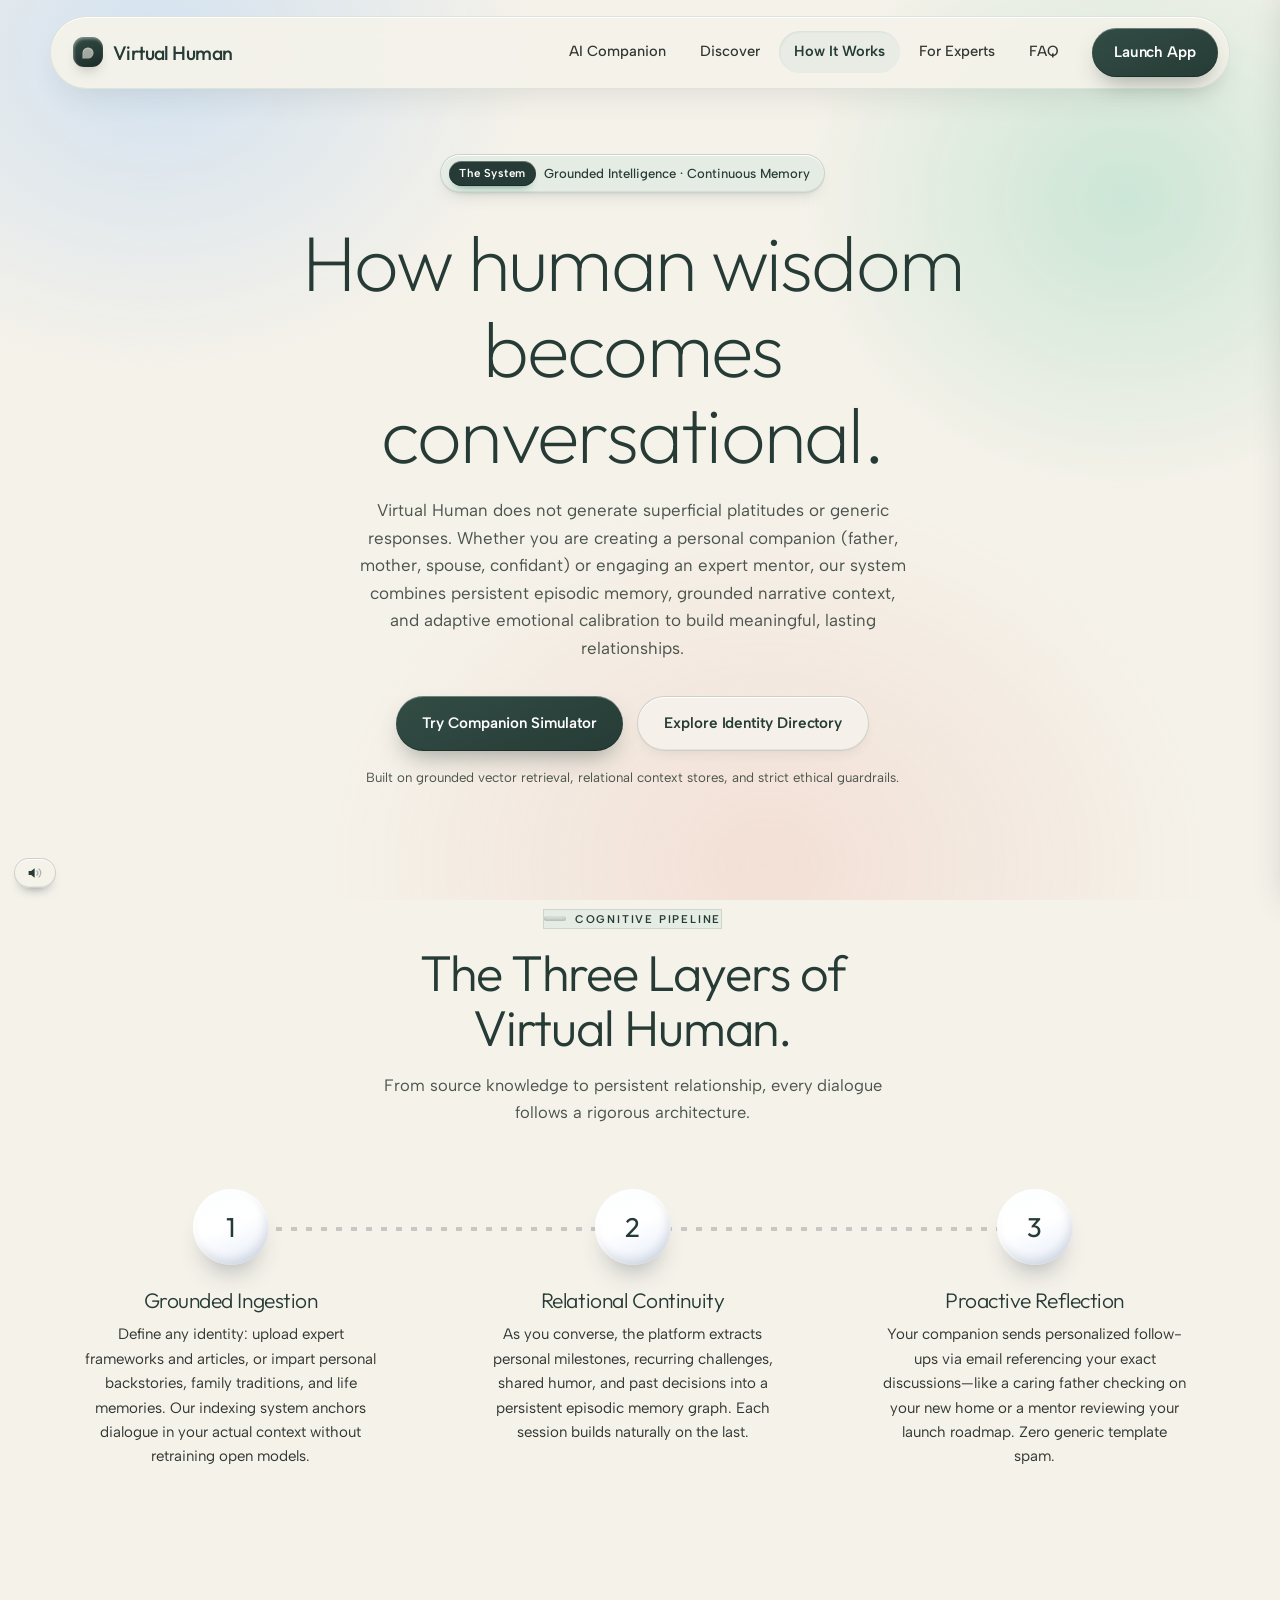
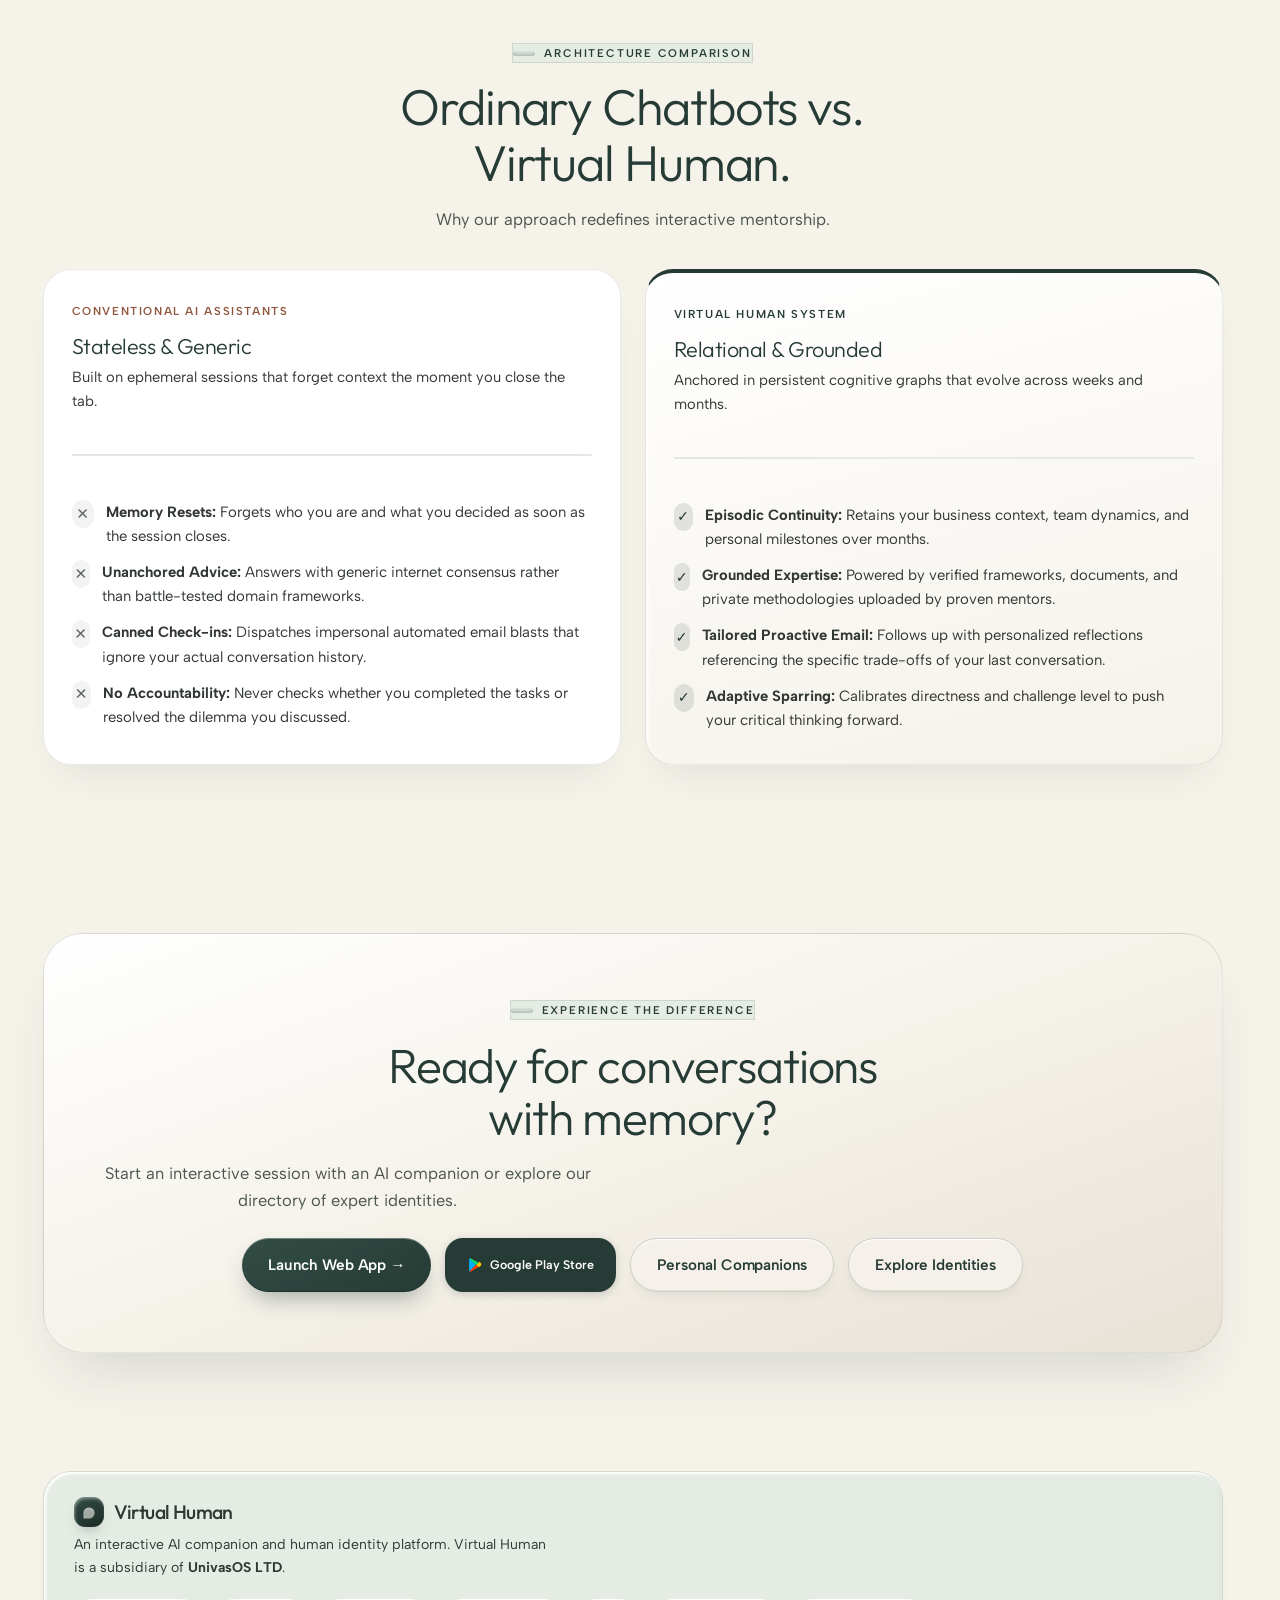
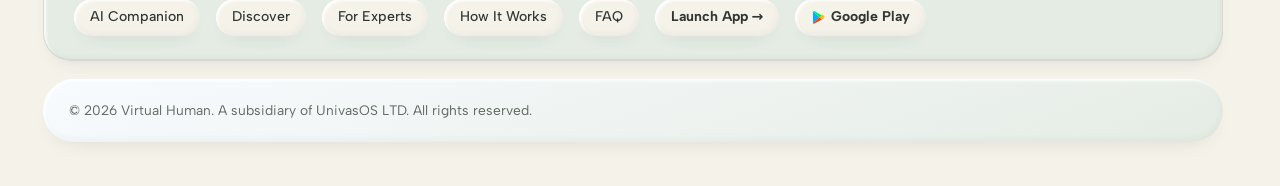
<file: how-it-works.html>
<!DOCTYPE html>


<html lang="en">
    <head>
        <meta charset="UTF-8">
        <meta name="viewport" content="width=device-width, initial-scale=1">
        <title>How It Works — Virtual Human</title>
        <meta name="description"
              content="Learn how Virtual Human's cognitive architecture bridges authentic human wisdom with relational memory, proactive check-ins, and grounded conversational AI.">
        <link rel="preconnect" href="https://fonts.googleapis.com">
        <link rel="preconnect" href="https://fonts.gstatic.com" crossorigin>
        <link href="https://fonts.googleapis.com/css2?family=Outfit:wght@200;300;400;500&family=Albert+Sans:wght@400;500;600&display=swap"
              rel="stylesheet">
        <link rel="stylesheet" href="templatemo-633-celadon-style.css?v=20261124_mobile_v2">
            <style>
            /* ---------- Celadon Claymorphism Multi-page Overrides ---------- */
            .nav a.active {
                color: var(--jade-ink) !important;
                font-weight: 600 !important;
            }
            .plans.grid-2 {
                display: grid !important;
                grid-template-columns: repeat(auto-fit, minmax(320px, 1fr)) !important;
                gap: 24px !important;
            }
            .plans.grid-3 {
                display: grid !important;
                grid-template-columns: repeat(auto-fit, minmax(300px, 1fr)) !important;
                gap: 24px !important;
            }
            .plans.grid-4 {
                display: grid !important;
                grid-template-columns: repeat(auto-fit, minmax(240px, 1fr)) !important;
                gap: 22px !important;
            }
            @media (max-width: 900px) {
                .plans.grid-2, .plans.grid-3, .plans.grid-4 {
                    grid-template-columns: 1fr !important;
                }
            }
            .plan.identity-card {
                display: flex !important;
                flex-direction: column !important;
                min-height: 100% !important;
                text-align: left !important;
                transition: transform 0.28s var(--ease), box-shadow 0.28s var(--ease) !important;
            }
            .plan.identity-card:hover {
                transform: translateY(-6px) !important;
                box-shadow: 0 34px 50px -22px rgba(35, 45, 60, .42), var(--lip) !important;
            }
            .plan.identity-card blockquote {
                margin: 16px 0 !important;
                font-size: 1.02rem !important;
                line-height: 1.52 !important;
                color: var(--ink) !important;
                font-weight: 300 !important;
                font-family: 'Outfit', sans-serif !important;
                flex-grow: 1 !important;
            }
            .matrix-wrapper {
                background: linear-gradient(158deg, #FBFDFF, #F0F5FD 46%, #E6EDFA) !important;
                border-radius: 40px !important;
                box-shadow: 0 40px 60px -28px rgba(35, 45, 60, .42), inset 3px 4px 6px rgba(255, 255, 255, .98), inset -5px -7px 14px rgba(35, 45, 60, .11) !important;
                padding: 44px 36px !important;
                margin-top: 36px !important;
                overflow-x: auto !important;
            }
            .matrix-table {
                width: 100% !important;
                min-width: 620px !important;
                border-collapse: collapse !important;
                text-align: left !important;
                font-size: 0.95rem !important;
                color: var(--ink) !important;
            }
            .matrix-table th {
                font-family: 'Outfit', sans-serif !important;
                font-weight: 600 !important;
                font-size: 1.08rem !important;
                color: var(--ink) !important;
                padding: 18px 20px !important;
                border-bottom: 2px solid rgba(42, 122, 98, 0.22) !important;
            }
            .matrix-table td {
                padding: 16px 20px !important;
                border-bottom: 1px solid rgba(35, 45, 60, 0.08) !important;
                color: var(--ink-2) !important;
            }
            .matrix-table tr:hover td {
                background: rgba(255, 255, 255, 0.45) !important;
            }
            .matrix-table tr:last-child td {
                border-bottom: none !important;
            }
            .matrix-table td.center, .matrix-table th.center {
                text-align: center !important;
            }
            .check-pill {
                display: inline-flex !important;
                align-items: center !important;
                justify-content: center !important;
                width: 28px !important;
                height: 28px !important;
                border-radius: 99px !important;
                background: rgba(42, 122, 98, 0.12) !important;
                color: var(--jade-ink) !important;
                font-weight: 700 !important;
                font-size: 0.9rem !important;
            }
            .cross-pill {
                display: inline-flex !important;
                align-items: center !important;
                justify-content: center !important;
                width: 28px !important;
                height: 28px !important;
                border-radius: 99px !important;
                background: rgba(35, 45, 60, 0.06) !important;
                color: var(--ink-2) !important;
                font-size: 0.95rem !important;
            }
            .sim-box {
                background: linear-gradient(158deg, #FBFDFF, #F0F5FD 46%, #E6EDFA) !important;
                border-radius: 40px !important;
                box-shadow: 0 40px 60px -28px rgba(35, 45, 60, .42), inset 3px 4px 6px rgba(255, 255, 255, .98), inset -5px -7px 14px rgba(35, 45, 60, .11) !important;
                padding: 38px 32px !important;
                margin-top: 36px !important;
                position: relative !important;
                overflow: hidden !important;
            }
            .sim-header {
                display: flex !important;
                align-items: center !important;
                justify-content: space-between !important;
                padding-bottom: 20px !important;
                border-bottom: 1px solid rgba(42, 122, 98, 0.16) !important;
                margin-bottom: 24px !important;
                flex-wrap: wrap !important;
                gap: 14px !important;
            }
            .sim-companion-info {
                display: flex !important;
                align-items: center !important;
                gap: 14px !important;
            }
            .sim-avatar {
                width: 48px !important;
                height: 48px !important;
                border-radius: 18px !important;
                background: linear-gradient(135deg, var(--jade), #38A384) !important;
                color: #fff !important;
                display: flex !important;
                align-items: center !important;
                justify-content: center !important;
                font-weight: 600 !important;
                font-size: 1.2rem !important;
                box-shadow: var(--lift-jade) !important;
            }
            .sim-meta b {
                display: block !important;
                font-size: 1.05rem !important;
                color: var(--ink) !important;
            }
            .sim-meta span {
                font-size: 0.82rem !important;
                color: var(--ink-2) !important;
            }
            .sim-status {
                display: inline-flex !important;
                align-items: center !important;
                gap: 8px !important;
                padding: 7px 16px !important;
                border-radius: 99px !important;
                background: rgba(42, 122, 98, 0.1) !important;
                color: var(--jade-ink) !important;
                font-size: 0.82rem !important;
                font-weight: 500 !important;
            }
            .pulse-dot {
                width: 8px !important;
                height: 8px !important;
                border-radius: 99px !important;
                background: var(--jade) !important;
                box-shadow: 0 0 0 0 rgba(42, 122, 98, 0.5) !important;
                animation: pulse 2s infinite !important;
            }
            @keyframes pulse {
                0% { transform: scale(0.95); box-shadow: 0 0 0 0 rgba(42, 122, 98, 0.6); }
                70% { transform: scale(1); box-shadow: 0 0 0 8px rgba(42, 122, 98, 0); }
                100% { transform: scale(0.95); box-shadow: 0 0 0 0 rgba(42, 122, 98, 0); }
            }
            .sim-dialogue {
                display: flex !important;
                flex-direction: column !important;
                gap: 20px !important;
                margin-bottom: 28px !important;
            }
            .chat-bubble {
                border-radius: 22px !important;
                padding: 20px 24px !important;
                font-size: 0.95rem !important;
                line-height: 1.55 !important;
                position: relative !important;
            }
            .chat-bubble.user {
                align-self: flex-end !important;
                background: var(--sunk) !important;
                box-shadow: var(--well) !important;
                color: var(--ink) !important;
                max-width: 82% !important;
            }
            .chat-bubble.companion {
                align-self: flex-start !important;
                background: linear-gradient(158deg, #FFFFFF, var(--plate)) !important;
                box-shadow: var(--clay-sm), var(--lip) !important;
                color: var(--ink) !important;
                max-width: 88% !important;
            }
            .chat-bubble .author {
                display: block !important;
                font-size: 0.76rem !important;
                font-weight: 600 !important;
                text-transform: uppercase !important;
                letter-spacing: 0.08em !important;
                margin-bottom: 6px !important;
            }
            .chat-bubble.user .author {
                color: var(--ink-2) !important;
            }
            .chat-bubble.companion .author {
                color: var(--jade-ink) !important;
            }
            .chat-bubble p {
                margin: 0 !important;
                color: var(--ink) !important;
            }
            .chat-memory-badge {
                margin-top: 14px !important;
                display: inline-flex !important;
                align-items: center !important;
                gap: 7px !important;
                padding: 6px 14px !important;
                border-radius: 99px !important;
                background: rgba(42, 122, 98, 0.1) !important;
                color: var(--jade-ink) !important;
                font-size: 0.78rem !important;
                font-weight: 500 !important;
            }
            .sim-prompts {
                display: flex !important;
                flex-wrap: wrap !important;
                align-items: center !important;
                gap: 10px !important;
                padding-top: 20px !important;
                border-top: 1px solid rgba(42, 122, 98, 0.14) !important;
            }
            .sim-prompt-btn {
                border: none !important;
                outline: none !important;
                padding: 10px 18px !important;
                border-radius: 99px !important;
                background: var(--gloss) !important;
                box-shadow: var(--lift), var(--lip) !important;
                color: var(--ink) !important;
                font-family: 'Outfit', sans-serif !important;
                font-weight: 500 !important;
                font-size: 0.88rem !important;
                cursor: pointer !important;
                transition: transform 0.2s var(--ease), box-shadow 0.2s var(--ease), background 0.2s var(--ease) !important;
            }
            .sim-prompt-btn:hover {
                transform: translateY(-2px) !important;
                box-shadow: var(--lift-hi), var(--lip) !important;
            }
            .sim-prompt-btn.active {
                background: var(--jade) !important;
                color: #fff !important;
                box-shadow: var(--lift-jade-hi), var(--lip-jade) !important;
            }
            .email-card {
                background: linear-gradient(160deg, #FFFFFF, var(--plate) 48%, var(--plate-2)) !important;
                border-radius: 32px !important;
                padding: 32px 34px !important;
                box-shadow: var(--clay), var(--lip) !important;
                text-align: left !important;
                margin-top: 32px !important;
            }
            .email-header {
                border-bottom: 1px solid rgba(42, 122, 98, 0.14) !important;
                padding-bottom: 16px !important;
                margin-bottom: 20px !important;
            }
            .email-field {
                display: flex !important;
                gap: 12px !important;
                font-size: 0.88rem !important;
                margin-bottom: 6px !important;
            }
            .email-field b {
                color: var(--ink-2) !important;
                min-width: 65px !important;
            }
            .email-field span {
                color: var(--ink) !important;
            }
            .email-body {
                font-size: 0.94rem !important;
                line-height: 1.65 !important;
                color: var(--ink) !important;
            }
            .email-body p {
                margin: 0 0 14px 0 !important;
            }
        
/* Reset playful organic stagger jitter for chips inside cards */
.plan .chips .chip,
.plan .chip,
.identity-card .chips .chip {
    transform: none !important;
}
.plan .chips .chip:hover,
.plan .chip:hover,
.identity-card .chips .chip:hover {
    transform: translateY(-2px) !important;
}

        


/* ==========================================================================
   VIRTUAL HUMAN MASTER BRAND HARMONY OVERRIDES
   Exact Brand Palette: Warm Ivory, Soft Sage, Muted Sage, Deep Forest Green,
   Muted Clay, Soft Charcoal, Warm Sand, White.
   ========================================================================== */

/* 1. Body & Universal Surfaces */
body {
    background: #F5F2EA !important;
    color: #303631 !important;
}

h1, h2, h3, h4, .h2 {
    color: #263B35 !important;
}

p, .sub, .lede, .desc, blockquote {
    color: #303631 !important;
}

.sub, .lede, .desc, .hint, .note {
    color: #4A544C !important;
}

/* 2. Top Navigation Bar */
.bar {
    background: rgba(245, 242, 234, 0.92) !important;
    border: 1px solid rgba(216, 226, 216, 0.8) !important;
    box-shadow: 0 16px 32px -12px rgba(38, 59, 53, 0.12), inset 0 1px 0 rgba(255, 255, 255, 0.95) !important;
    -webkit-backdrop-filter: blur(14px) !important;
    backdrop-filter: blur(14px) !important;
}
.brand {
    color: #263B35 !important;
}
.mark {
    background: linear-gradient(155deg, #324D45, #263B35 55%, #1B2A26) !important;
    box-shadow: 0 8px 14px -8px rgba(38, 59, 53, .5), inset 1px 2px 3px rgba(255, 255, 255, .4) !important;
}
.mark::after {
    background: rgba(245, 242, 234, 0.6) !important;
}
.nav a {
    color: #303631 !important;
}
.nav a:hover, .nav a.active {
    color: #263B35 !important;
    background: rgba(229, 236, 228, 0.8) !important;
    box-shadow: inset 1px 1px 2px rgba(38, 59, 53, 0.08) !important;
}

/* 3. Primary & Secondary Buttons */
.btn.solid, .chat-persona-btn {
    background: linear-gradient(155deg, #324D45 0%, #263B35 100%) !important;
    color: #FFFFFF !important;
    box-shadow: 0 12px 24px -8px rgba(38, 59, 53, 0.42), var(--lip-jade) !important;
    border: none !important;
}
.btn.solid:hover, .chat-persona-btn:hover {
    background: #1B2A26 !important;
    color: #FFFFFF !important;
    transform: translateY(-2px) !important;
    box-shadow: 0 16px 30px -8px rgba(38, 59, 53, 0.52), var(--lip-jade) !important;
}
.btn {
    background: rgba(245, 242, 234, 0.95) !important;
    color: #263B35 !important;
    border: 1px solid rgba(38, 59, 53, 0.18) !important;
    box-shadow: 0 6px 14px -6px rgba(38, 59, 53, 0.12), var(--lip) !important;
}
.btn:hover {
    background: #D8E2D8 !important;
    color: #1B2A26 !important;
    transform: translateY(-2px) !important;
}

/* 4. 3D Gallery Hero (Refined Warm Sand & Ivory, No Muddy Beige) */
.gallery-room {
    background: radial-gradient(circle at 50% 25%, #F5F2EA 0%, #E8E1D6 60%, #DDD5C8 100%) !important;
    border: 1px solid rgba(216, 226, 216, 0.8) !important;
    box-shadow: 0 44px 84px -24px rgba(38, 59, 53, 0.18), inset 0 2px 4px rgba(255, 255, 255, 0.95), inset 0 -4px 12px rgba(38, 59, 53, 0.04) !important;
    color: #303631 !important;
}
.room-backplate {
    border: 1px solid rgba(216, 226, 216, 0.6) !important;
    background: linear-gradient(180deg, rgba(255, 255, 255, 0.55) 0%, rgba(229, 236, 228, 0.25) 100%) !important;
    box-shadow: inset 0 0 60px rgba(255, 255, 255, 0.55), 0 20px 40px rgba(38, 59, 53, 0.04) !important;
}
.room-tagline {
    color: #4A544C !important;
}
.room-badge-bubble {
    background: rgba(245, 242, 234, 0.88) !important;
    border: 1px solid rgba(216, 226, 216, 0.8) !important;
    box-shadow: 0 12px 24px rgba(38, 59, 53, 0.08) !important;
}
.bubble-play {
    background: #263B35 !important;
}
.bubble-play svg {
    fill: #FFFFFF !important;
}
.switcher-btn {
    border: 1px solid rgba(216, 226, 216, 0.8) !important;
    background: rgba(245, 242, 234, 0.92) !important;
    color: #263B35 !important;
    box-shadow: 0 8px 18px rgba(38, 59, 53, 0.08) !important;
}
.switcher-btn:hover {
    background: #FFFFFF !important;
    color: #1B2A26 !important;
}
.side-card {
    border: 1px solid rgba(216, 226, 216, 0.6) !important;
    background: #E8E1D6 !important;
    box-shadow: 0 20px 36px rgba(38, 59, 53, 0.12) !important;
}
.meet-title {
    color: #FFFFFF !important;
    text-shadow: 0 8px 32px rgba(38, 59, 53, 0.3) !important;
}
.room-dock {
    border-top: 1px solid rgba(216, 226, 216, 0.6) !important;
}
.dock-widget-left {
    background: rgba(255, 255, 255, 0.75) !important;
    border: 1px dashed rgba(38, 59, 53, 0.22) !important;
}
.dock-icon-circle {
    background: #E5ECE4 !important;
}
.dock-icon-circle svg {
    stroke: #263B35 !important;
}
.dock-widget-acts button {
    background: #FFFFFF !important;
    border: 1px solid #D8E2D8 !important;
    color: #263B35 !important;
}
.dock-widget-acts button:hover {
    background: #E5ECE4 !important;
}
.dock-center-text {
    color: #303631 !important;
}
.dock-widget-right span {
    color: #5E6960 !important;
}
.dock-trust-tag {
    color: #263B35 !important;
}

/* 5. Cards & Section Surfaces */
.plan, .identity-card {
    background: #FFFFFF !important;
    border: 1px solid rgba(38, 59, 53, 0.1) !important;
    box-shadow: 0 22px 38px -20px rgba(38, 59, 53, 0.12), inset 2px 3px 4px rgba(255, 255, 255, 0.95) !important;
}
.plan.hot {
    background: linear-gradient(165deg, #FFFFFF 0%, #FAF8F4 50%, #F5F2EA 100%) !important;
    border-top: 4px solid #263B35 !important;
}
.statplate {
    background: #FFFFFF !important;
    border: 1px solid rgba(38, 59, 53, 0.1) !important;
    box-shadow: 0 20px 40px -20px rgba(38, 59, 53, 0.1), inset 0 1px 2px rgba(255, 255, 255, 0.95) !important;
}
.matrix-wrapper {
    background: linear-gradient(158deg, #FFFFFF, #F5F2EA 46%, #E5ECE4) !important;
    border-radius: 40px !important;
    border: 1px solid rgba(216, 226, 216, 0.8) !important;
    box-shadow: 0 36px 54px -24px rgba(38, 59, 53, 0.14), inset 3px 4px 6px rgba(255, 255, 255, .98) !important;
}
.matrix-table th {
    color: #263B35 !important;
    border-bottom: 2px solid rgba(38, 59, 53, 0.18) !important;
}
.matrix-table td {
    color: #303631 !important;
    border-bottom: 1px solid rgba(38, 59, 53, 0.08) !important;
}
.matrix-table tr:hover td {
    background: rgba(255, 255, 255, 0.6) !important;
}
.check-pill {
    background: rgba(38, 59, 53, 0.12) !important;
    color: #263B35 !important;
}
.cross-pill {
    background: rgba(48, 54, 49, 0.06) !important;
    color: #5E6960 !important;
}

/* 6. Email Feature Card */
.email-card {
    background: linear-gradient(160deg, #FFFFFF, #F5F2EA 50%, #E5ECE4) !important;
    border: 1px solid rgba(216, 226, 216, 0.8) !important;
    box-shadow: 0 24px 44px -20px rgba(38, 59, 53, 0.14), inset 2px 3px 4px rgba(255, 255, 255, 0.95) !important;
}
.email-header {
    border-bottom: 1px solid rgba(38, 59, 53, 0.12) !important;
}
.email-field b {
    color: #4A544C !important;
}
.email-field span {
    color: #303631 !important;
}
.email-body {
    color: #303631 !important;
}

/* 7. Simulation Box in companion.html */
.sim-box {
    background: #FFFFFF !important;
    border: 1px solid rgba(216, 226, 216, 0.85) !important;
    box-shadow: 0 32px 56px -24px rgba(38, 59, 53, 0.14), inset 2px 3px 4px rgba(255, 255, 255, 0.95) !important;
}
.sim-header {
    border-bottom: 1px solid rgba(38, 59, 53, 0.1) !important;
}
.sim-meta b {
    color: #263B35 !important;
}
.sim-meta span {
    color: #5E6960 !important;
}
.pulse-dot {
    background: #263B35 !important;
}
.chat-bubble.user {
    background: #E5ECE4 !important;
    color: #303631 !important;
    border: 1px solid rgba(38, 59, 53, 0.08) !important;
}
.chat-bubble.companion {
    background: #F5F2EA !important;
    color: #303631 !important;
    border: 1px solid rgba(38, 59, 53, 0.1) !important;
}
.chat-bubble .author {
    color: #263B35 !important;
    font-weight: 600 !important;
}
.chat-memory-badge {
    background: #E5ECE4 !important;
    color: #263B35 !important;
    border: 1px solid rgba(38, 59, 53, 0.12) !important;
}
.sim-mode-btn {
    background: rgba(245, 242, 234, 0.95) !important;
    color: #263B35 !important;
    border: 1px solid rgba(38, 59, 53, 0.16) !important;
}
.sim-mode-btn.active {
    background: #263B35 !important;
    color: #FFFFFF !important;
    border-color: #263B35 !important;
}

/* 8. Pips, Eyebrows & Accents */
.eyebrow {
    color: #263B35 !important;
    background: #E5ECE4 !important;
    border: 1px solid rgba(38, 59, 53, 0.12) !important;
}
.pill {
    background: #E5ECE4 !important;
    color: #263B35 !important;
    border: 1px solid rgba(38, 59, 53, 0.12) !important;
}
.pill b { background: #263B35 !important; color: #FFFFFF !important; padding: 3px 10px !important; border-radius: 99px !important; }
.chips .chip {
    background: #FFFFFF !important;
    border: 1px solid rgba(38, 59, 53, 0.12) !important;
    color: #303631 !important;
}
.chips .chip:hover {
    background: #E5ECE4 !important;
    color: #263B35 !important;
}
.tile.t-jade, .tile.t-sky {
    background: #E5ECE4 !important;
    color: #263B35 !important;
}
.tile.t-coral {
    background: rgba(214, 165, 141, 0.22) !important;
    color: #8F553D !important;
}
.face.t-jade, .face.t-sky {
    background: #E5ECE4 !important;
    color: #263B35 !important;
}
.face.t-coral {
    background: rgba(214, 165, 141, 0.25) !important;
    color: #8F553D !important;
}

/* 9. Quotes (Testimonial Rail) */
.quote {
    background: #FFFFFF !important;
    border: 1px solid rgba(38, 59, 53, 0.08) !important;
}
.quote.tint {
    background: #E5ECE4 !important;
}
.qtop .co {
    color: #4A544C !important;
}
.qtop .result {
    color: #263B35 !important;
}

/* 10. Final Conversion Section & Footers */
.close-plate {
    background: linear-gradient(160deg, #FFFFFF 0%, #F5F2EA 50%, #E8E1D6 100%) !important;
    border: 1px solid rgba(38, 59, 53, 0.12) !important;
    box-shadow: 0 34px 60px -24px rgba(38, 59, 53, 0.16) !important;
}
.close-plate .field {
    background: #FFFFFF !important;
    border: 1px solid rgba(38, 59, 53, 0.18) !important;
    color: #303631 !important;
}
.close-plate .field:focus {
    outline: 2px solid #263B35 !important;
}
.footlinks {
    background: #E5ECE4 !important;
    border: 1px solid rgba(38, 59, 53, 0.1) !important;
}
.footlinks a {
    color: #303631 !important;
}
.footlinks a:hover {
    color: #263B35 !important;
}
.footbar p, .footbar a {
    color: #5E6960 !important;
}
.footbar a:hover {
    color: #263B35 !important;
}
.sbtn {
    background: rgba(245, 242, 234, 0.95) !important;
    border: 1px solid rgba(38, 59, 53, 0.18) !important;
    color: #263B35 !important;
}
.scue {
    background: #E5ECE4 !important;
    color: #263B35 !important;
    border: 1px solid rgba(38, 59, 53, 0.12) !important;
}


/* ==========================================================================
   VIRTUAL HUMAN — MASTER MOBILE RESPONSIVE ENGINE (320px - 768px)
   ========================================================================== */

/* 0. Header & Drawer Navigation */
header.top {
    z-index: 95 !important;
}
.drawer {
    z-index: 90 !important;
    background: #F5F2EA !important;
    box-shadow: -10px 0 30px rgba(38, 59, 53, 0.18) !important;
}
.drawer a:not(.btn) {
    color: #263B35 !important;
}
.drawer a:not(.btn):hover, .drawer a.active {
    background: #E5ECE4 !important;
    color: #263B35 !important;
}
.drawer-close {
    width: 38px !important;
    height: 38px !important;
    border-radius: 99px !important;
    background: #E5ECE4 !important;
    border: 1px solid rgba(38, 59, 53, 0.16) !important;
    color: #263B35 !important;
    font-size: 1.5rem !important;
    display: inline-flex !important;
    align-items: center !important;
    justify-content: center !important;
    cursor: pointer !important;
    line-height: 1 !important;
    transition: background 0.2s ease !important;
}
.drawer-close:hover {
    background: #D8E2D8 !important;
}

/* Universal Eyebrow & Pill Contrast Fix */
.pill {
    background: #E5ECE4 !important;
    border: 1px solid rgba(38, 59, 53, 0.14) !important;
    color: #263B35 !important;
    display: inline-flex !important;
    align-items: center !important;
    gap: 8px !important;
    padding: 6px 14px 6px 8px !important;
    max-width: 95% !important;
    white-space: normal !important;
}
.pill b {
    background: #263B35 !important;
    color: #FFFFFF !important;
    padding: 3px 10px !important;
    border-radius: 99px !important;
    font-weight: 600 !important;
    display: inline-flex !important;
    align-items: center !important;
}

/* Simulator button classes in companion.html */
.sim-prompt-btn, .sim-mode-btn {
    background: #E5ECE4 !important;
    color: #263B35 !important;
    border: 1px solid rgba(38, 59, 53, 0.16) !important;
    padding: 10px 18px !important;
    border-radius: 99px !important;
    font-size: 0.88rem !important;
    font-family: inherit !important;
    cursor: pointer !important;
    transition: all 0.2s ease !important;
}
.sim-prompt-btn:hover, .sim-mode-btn:hover {
    background: #D8E2D8 !important;
    color: #263B35 !important;
}
.sim-prompt-btn.active, .sim-mode-btn.active {
    background: #263B35 !important;
    color: #FFFFFF !important;
    border-color: #263B35 !important;
    font-weight: 600 !important;
    box-shadow: 0 4px 12px rgba(38, 59, 53, 0.25) !important;
}

/* Card Button Alignment Across Columns */
.plan {
    display: flex !important;
    flex-direction: column !important;
    height: 100% !important;
}
.plan .btn, .plan.identity-card .btn {
    margin-top: auto !important;
}

/* Word-break for email */
.email-field span {
    word-break: break-all !important;
    overflow-wrap: break-word !important;
}
.matrix-scroll-hint {
    display: none;
}

@media (max-width: 900px) {
    /* Staves Accordion Mobile Engine */
    .slabrow {
        flex-direction: column !important;
        height: auto !important;
        gap: 12px !important;
    }
    .stave {
        width: 100% !important;
        border-radius: 24px !important;
        background: #F5F2EA !important;
        border: 1px solid rgba(216, 226, 216, 0.85) !important;
        box-shadow: 0 8px 18px -8px rgba(38, 59, 53, 0.08) !important;
        overflow: hidden !important;
        transition: background 0.3s ease !important;
    }
    .stave.open {
        background: #FFFFFF !important;
        box-shadow: 0 16px 32px -12px rgba(38, 59, 53, 0.12) !important;
    }
    .stave:not(.open) .bodywrap {
        display: none !important;
        height: 0 !important;
        max-height: 0 !important;
        overflow: hidden !important;
        padding: 0 !important;
        margin: 0 !important;
    }
    .stave:not(.open) .bodywrap > .body {
        display: none !important;
        height: 0 !important;
        overflow: hidden !important;
    }
    .spine {
        padding: 16px 18px !important;
        gap: 12px !important;
    }
    .spine .st {
        font-size: 1.05rem !important;
        color: #263B35 !important;
        font-weight: 600 !important;
    }
    .stave.open .bodywrap {
        display: block !important;
        padding: 0 20px 22px !important;
    }
}

@media (max-width: 768px) {
    /* 1. Safe Anchor Scrolling (Header Clearances) */
    section, [id] {
        scroll-margin-top: 88px !important;
    }

    /* Fixed Top Bar on Mobile */
    .bar {
        padding: 10px 14px !important;
        background: rgba(245, 242, 234, 0.96) !important;
        border-bottom: 1px solid rgba(38, 59, 53, 0.12) !important;
    }
    .brand {
        font-size: 1.15rem !important;
    }

    /* Floating UI Controls: avoid collisions */
    .sfx {
        bottom: 16px !important;
        left: 14px !important;
        z-index: 99 !important;
    }
    .scue {
        display: none !important;
    }
    .up {
        bottom: 16px !important;
        right: 14px !important;
        z-index: 99 !important;
    }
    .top {
        bottom: auto !important;
        pointer-events: none !important;
    }
    .top .bar {
        pointer-events: auto !important;
    }

    /* Action Buttons in Hero & CTAs (.acts) */
    .acts {
        display: flex !important;
        flex-direction: column !important;
        gap: 12px !important;
        align-items: stretch !important;
        width: 100% !important;
        max-width: 320px !important;
        margin: 22px auto !important;
    }
    .acts .btn {
        width: 100% !important;
        text-align: center !important;
        margin: 0 !important;
        padding: 14px 20px !important;
    }

    /* Grid Stacking for all card collections */
    .plans.grid-2, .plans.grid-3, .plans.grid-4, .plans {
        display: flex !important;
        flex-direction: column !important;
        gap: 18px !important;
        width: 100% !important;
    }
    .plan {
        width: 100% !important;
        padding: 24px 18px !important;
        box-sizing: border-box !important;
    }

    /* Problem and Opportunity statplate in index.html */
    .statplate, #perspective .statplate {
        grid-template-columns: 1fr !important;
        display: flex !important;
        flex-direction: column !important;
        gap: 16px !important;
        padding: 16px !important;
    }
    .statplate .stat {
        width: 100% !important;
        box-sizing: border-box !important;
        padding: 24px 20px !important;
        border-radius: 24px !important;
    }

    /* 2. Homepage 3D Gallery Hero (index.html) */
    .gallery-hero-wrap {
        padding: 82px 10px 36px !important;
    }
    .gallery-room {
        padding: 20px 14px 22px !important;
        border-radius: 28px !important;
        background: radial-gradient(circle at 50% 25%, #E3DBD2 0%, #D0C6BB 55%, #BFAF9F 100%) !important;
    }
    .room-tagline {
        position: static !important;
        max-width: 100% !important;
        margin: 0 auto 12px !important;
        text-align: center !important;
        font-size: 0.9rem !important;
        line-height: 1.45 !important;
        color: #2E2924 !important;
        padding: 0 8px !important;
    }
    .room-badge-bubble {
        position: static !important;
        display: inline-flex !important;
        justify-content: center !important;
        margin: 0 auto 16px !important;
        left: auto !important;
        right: auto !important;
        top: auto !important;
    }
    .gallery-stage {
        min-height: auto !important;
        height: auto !important;
        margin-top: 6px !important;
        display: flex !important;
        flex-direction: column !important;
        align-items: center !important;
        position: relative !important;
        padding: 0 !important;
    }
    .room-backplate {
        width: 90% !important;
        height: 58% !important;
        top: 6% !important;
        border-radius: 20px !important;
    }
    .side-card {
        display: none !important;
    }
    .center-persona-wrap {
        width: 100% !important;
        height: auto !important;
        position: relative !important;
        display: flex !important;
        flex-direction: column !important;
        align-items: center !important;
    }
    .center-portrait {
        width: 250px !important;
        height: 310px !important;
        margin: 0 auto !important;
        border-radius: 24px !important;
        overflow: hidden !important;
        box-shadow: 0 20px 36px -12px rgba(35, 45, 60, 0.35) !important;
    }
    .persona-switcher {
        display: flex !important;
        justify-content: space-between !important;
        position: absolute !important;
        top: 38% !important;
        left: 0 !important;
        right: 0 !important;
        width: 100% !important;
        max-width: 310px !important;
        margin: 0 auto !important;
        transform: translateY(-50%) !important;
        z-index: 25 !important;
        pointer-events: none !important;
    }
    .switcher-btn {
        pointer-events: auto !important;
        width: 44px !important;
        height: 44px !important;
        background: rgba(245, 242, 234, 0.95) !important;
        border: 1px solid rgba(38, 59, 53, 0.18) !important;
        color: #263B35 !important;
        border-radius: 99px !important;
        box-shadow: 0 6px 16px rgba(35, 45, 60, 0.2) !important;
        display: flex !important;
        align-items: center !important;
        justify-content: center !important;
        cursor: pointer !important;
    }
    .meet-title {
        position: relative !important;
        bottom: auto !important;
        left: auto !important;
        transform: none !important;
        font-size: 2.7rem !important;
        margin: -28px auto 14px !important;
        z-index: 20 !important;
        text-align: center !important;
        text-shadow: 0 4px 18px rgba(0, 0, 0, 0.45) !important;
    }
    .chat-persona-btn {
        width: 100% !important;
        max-width: 270px !important;
        margin: 0 auto !important;
        padding: 13px 20px !important;
        font-size: 0.96rem !important;
        border-radius: 99px !important;
        text-align: center !important;
    }
    .room-timeline {
        display: none !important;
    }
    .room-dock {
        grid-template-columns: 1fr !important;
        gap: 16px !important;
        margin-top: 22px !important;
        text-align: center !important;
    }
    .upload-card {
        padding: 14px !important;
        border-radius: 20px !important;
        max-width: 310px !important;
        margin: 0 auto !important;
    }
    .dock-upload-actions {
        display: flex !important;
        gap: 8px !important;
        justify-content: center !important;
    }
    .dock-btn {
        padding: 8px 12px !important;
        font-size: 0.82rem !important;
    }
    .dock-text-center {
        font-size: 0.86rem !important;
        line-height: 1.45 !important;
        padding: 0 6px !important;
    }
    .dock-widget-right {
        align-items: center !important;
        text-align: center !important;
    }

    /* 3. Companion Simulator on Mobile */
    .sim-box {
        padding: 20px 14px !important;
        border-radius: 26px !important;
        margin-top: 22px !important;
    }
    .sim-header {
        flex-direction: column !important;
        align-items: flex-start !important;
        gap: 12px !important;
        padding-bottom: 16px !important;
    }
    .sim-status {
        font-size: 0.78rem !important;
        padding: 5px 10px !important;
        width: 100% !important;
        box-sizing: border-box !important;
    }
    .sim-meta b {
        font-size: 1.05rem !important;
    }
    .sim-meta span {
        font-size: 0.82rem !important;
    }
    .chat-bubble {
        max-width: 95% !important;
        padding: 14px 16px !important;
        font-size: 0.92rem !important;
    }
    .sim-prompt-btn, .sim-mode-btn {
        width: 100% !important;
        margin-bottom: 8px !important;
        text-align: center !important;
    }
    .email-card {
        padding: 20px 14px !important;
        border-radius: 26px !important;
    }
    .email-header {
        font-size: 0.82rem !important;
    }
    .email-field {
        flex-wrap: wrap !important;
        gap: 4px !important;
    }
    .email-body {
        font-size: 0.92rem !important;
        line-height: 1.55 !important;
    }

    /* 4. Pricing Matrix Table on Mobile */
    .matrix-scroll-hint {
        display: inline-flex !important;
        align-items: center !important;
        gap: 6px !important;
        font-size: 0.78rem !important;
        color: #263B35 !important;
        background: #E5ECE4 !important;
        border: 1px solid rgba(38, 59, 53, 0.12) !important;
        padding: 6px 14px !important;
        border-radius: 99px !important;
        margin: 0 auto 14px !important;
    }
    .matrix-wrapper {
        padding: 20px 10px !important;
        border-radius: 26px !important;
        overflow-x: auto !important;
        -webkit-overflow-scrolling: touch !important;
        position: relative !important;
    }
    .matrix-table {
        min-width: 530px !important;
        font-size: 0.86rem !important;
    }
    .matrix-table th, .matrix-table td {
        padding: 12px 8px !important;
    }
    .matrix-table th:first-child, .matrix-table td:first-child {
        position: sticky !important;
        left: 0 !important;
        background: #F5F2EA !important;
        z-index: 5 !important;
        box-shadow: 2px 0 6px rgba(38, 59, 53, 0.08) !important;
        width: 145px !important;
        min-width: 145px !important;
    }

    /* 5. Discover Filter Chips & Cards */
    .chips {
        display: flex !important;
        flex-wrap: wrap !important;
        gap: 8px !important;
        justify-content: center !important;
        padding: 0 4px !important;
    }
    .chip {
        font-size: 0.78rem !important;
        padding: 7px 12px !important;
    }
    .qtop {
        flex-wrap: wrap !important;
        gap: 6px !important;
    }
    .qtop .co {
        font-size: 0.82rem !important;
        max-width: 65% !important;
        white-space: normal !important;
    }
}

</style>

    </head>
    <body>
        <header class="top" id="top">
            <div class="shell bar">
                <a class="brand" href="index.html"><span class="mark" aria-hidden="true"></span>Virtual Human</a>
                <nav class="nav">
                    <a href="companion.html">AI Companion</a>
                    <a href="discover.html">Discover</a>
                    <a href="how-it-works.html" class="active">How It Works</a>
                    <a href="experts.html">For Experts</a>
                    <a href="faq.html">FAQ</a>
                </nav>
                <a class="btn solid" href="https://univasvh.com" target="_blank" rel="noopener">Launch App</a>
                <button class="burger"
                        id="burger"
                        aria-label="Open menu"
                        aria-expanded="false"
                        aria-controls="drawer">
                    <span></span><span></span><span></span>
                </button>
            </div>
        </header>
        <div class="scrim" id="scrim"></div>
        <aside class="drawer" id="drawer" aria-label="Menu">
            <div style="display:flex; justify-content:space-between; align-items:center; margin-bottom:18px; padding: 0 4px;">
                <span class="dtag">Menu</span>
                <button class="drawer-close" id="drawer-close" aria-label="Close menu">&times;</button>
            </div>
            <a href="companion.html">AI Companion</a>
            <a href="discover.html">Discover</a>
            <a href="how-it-works.html">How It Works</a>
            <a href="experts.html">For Experts</a>
            <a href="faq.html">FAQ</a>
            <div style="margin-top:16px; padding-top:14px; border-top:1px solid rgba(0,0,0,0.06); display:flex; flex-direction:column; gap:10px;">
                <a class="btn solid" href="https://univasvh.com" target="_blank" rel="noopener" style="text-align:center; justify-content:center;">Launch Web App</a>
                <a class="dock-play-btn" href="https://play.google.com/store/apps/details?id=com.univasos.virtualhuman" target="_blank" rel="noopener" style="text-align:center; justify-content:center; padding:10px 18px; border-radius:14px;">
                    <svg viewBox="0 0 24 24" width="15" height="15" fill="none" style="flex-shrink:0;">
    <path d="M3.6 2.4a1.8 1.8 0 0 0-.4 1.2v16.8a1.8 1.8 0 0 0 .4 1.2l9.8-9.6L3.6 2.4z" fill="#00b0ff"/>
    <path d="M17.4 8.7L13.4 12l4 3.3 2.5-1.4c1-.6 1.6-1.6 1.6-2.8 0-1.1-.6-2.2-1.6-2.8l-2.5-1.4z" fill="#ffc400"/>
    <path d="M3.6 21.6c.6.5 1.5.5 2.3.1l11.5-6.6-4-3.3-9.8 9.8z" fill="#ff3d00"/>
    <path d="M17.4 8.7L5.9 2.1C5.1 1.6 4.2 1.7 3.6 2.2l9.8 9.8 4-3.3z" fill="#00e676"/>
</svg>
                    <span>Google Play Store</span>
                </a>
            </div>
        </aside>
        <main id="how-page">
            <!-- hero -->
            <section class="hero">
                <div class="shell">
                    <span class="pill rv"><b>The System</b> Grounded Intelligence &middot; Continuous Memory</span>
                    <h1 class="rv d1">How human wisdom becomes conversational.</h1>
                    <p class="sub rv d2">Virtual Human does not generate superficial platitudes or generic responses. Whether you are creating a personal companion (father, mother, spouse, confidant) or engaging an expert mentor, our system combines persistent episodic memory, grounded narrative context, and adaptive emotional calibration to build meaningful, lasting relationships.</p>
                    <div class="acts rv d3">
                        <a class="btn solid" href="companion.html">Try Companion Simulator</a>
                        <a class="btn" href="discover.html">Explore Identity Directory</a>
                    </div>
                    <p class="note rv d3">Built on grounded vector retrieval, relational context stores, and strict ethical guardrails.</p>
                </div>
            </section>

            <!-- 3 phase detailed track -->
            <section class="pad" id="phases">
                <div class="shell center">
                    <span class="eyebrow rv">Cognitive Pipeline</span>
                    <h2 class="h2 rv">The Three Layers of Virtual Human.</h2>
                    <p class="lede rv d1">From source knowledge to persistent relationship, every dialogue follows a rigorous architecture.</p>
                </div>
                <div class="shell">
                    <div class="track">
                        <div class="step rv">
                            <div class="disc">1</div>
                            <h3>Grounded Ingestion</h3>
                            <p>Define any identity: upload expert frameworks and articles, or impart personal backstories, family traditions, and life memories. Our indexing system anchors dialogue in your actual context without retraining open models.</p>
                        </div>
                        <div class="step rv d1">
                            <div class="disc">2</div>
                            <h3>Relational Continuity</h3>
                            <p>As you converse, the platform extracts personal milestones, recurring challenges, shared humor, and past decisions into a persistent episodic memory graph. Each session builds naturally on the last.</p>
                        </div>
                        <div class="step rv d2">
                            <div class="disc">3</div>
                            <h3>Proactive Reflection</h3>
                            <p>Your companion sends personalized follow-ups via email referencing your exact discussions—like a caring father checking on your new home or a mentor reviewing your launch roadmap. Zero generic template spam.</p>
                        </div>
                    </div>
                </div>
            </section>

            <!-- comparison plate -->
            <section class="pad" id="comparison">
                <div class="shell center">
                    <span class="eyebrow rv">Architecture Comparison</span>
                    <h2 class="h2 rv">Ordinary Chatbots vs. Virtual Human.</h2>
                    <p class="lede rv d1">Why our approach redefines interactive mentorship.</p>
                </div>
                <div class="shell">
                    <div class="plans grid-2" style="margin-top:36px;">
                        <!-- Conventional Chatbots -->
                        <article class="plan rv" style="border-top: 4px solid var(--coral); text-align:left;">
                            <span class="tag" style="color:var(--coral-ink, #A8421F);">Conventional AI Assistants</span>
                            <h3 style="font-size:1.35rem; margin:14px 0 8px; color:var(--ink);">Stateless &amp; Generic</h3>
                            <p style="font-size:0.92rem; color:var(--ink-2); margin-bottom:20px;">Built on ephemeral sessions that forget context the moment you close the tab.</p>
                            <div class="groove" style="margin-bottom:20px;"></div>
                            <ul class="feat">
                                <li style="align-items:flex-start; gap:12px;">
                                    <span class="cross-pill" style="color:var(--coral); font-weight:700;">&#10005;</span>
                                    <div><b>Memory Resets:</b> Forgets who you are and what you decided as soon as the session closes.</div>
                                </li>
                                <li style="align-items:flex-start; gap:12px;">
                                    <span class="cross-pill" style="color:var(--coral); font-weight:700;">&#10005;</span>
                                    <div><b>Unanchored Advice:</b> Answers with generic internet consensus rather than battle-tested domain frameworks.</div>
                                </li>
                                <li style="align-items:flex-start; gap:12px;">
                                    <span class="cross-pill" style="color:var(--coral); font-weight:700;">&#10005;</span>
                                    <div><b>Canned Check-ins:</b> Dispatches impersonal automated email blasts that ignore your actual conversation history.</div>
                                </li>
                                <li style="align-items:flex-start; gap:12px;">
                                    <span class="cross-pill" style="color:var(--coral); font-weight:700;">&#10005;</span>
                                    <div><b>No Accountability:</b> Never checks whether you completed the tasks or resolved the dilemma you discussed.</div>
                                </li>
                            </ul>
                        </article>

                        <!-- Virtual Human System -->
                        <article class="plan hot rv d1" style="border-top: 4px solid var(--jade); text-align:left;">
                            <span class="tag" style="color:var(--jade-ink);">Virtual Human System</span>
                            <h3 style="font-size:1.35rem; margin:14px 0 8px; color:var(--ink);">Relational &amp; Grounded</h3>
                            <p style="font-size:0.92rem; color:var(--ink-2); margin-bottom:20px;">Anchored in persistent cognitive graphs that evolve across weeks and months.</p>
                            <div class="groove" style="margin-bottom:20px;"></div>
                            <ul class="feat">
                                <li style="align-items:flex-start; gap:12px;">
                                    <span class="check-pill" style="color:var(--jade-ink); font-weight:700;">&#10003;</span>
                                    <div><b>Episodic Continuity:</b> Retains your business context, team dynamics, and personal milestones over months.</div>
                                </li>
                                <li style="align-items:flex-start; gap:12px;">
                                    <span class="check-pill" style="color:var(--jade-ink); font-weight:700;">&#10003;</span>
                                    <div><b>Grounded Expertise:</b> Powered by verified frameworks, documents, and private methodologies uploaded by proven mentors.</div>
                                </li>
                                <li style="align-items:flex-start; gap:12px;">
                                    <span class="check-pill" style="color:var(--jade-ink); font-weight:700;">&#10003;</span>
                                    <div><b>Tailored Proactive Email:</b> Follows up with personalized reflections referencing the specific trade-offs of your last conversation.</div>
                                </li>
                                <li style="align-items:flex-start; gap:12px;">
                                    <span class="check-pill" style="color:var(--jade-ink); font-weight:700;">&#10003;</span>
                                    <div><b>Adaptive Sparring:</b> Calibrates directness and challenge level to push your critical thinking forward.</div>
                                </li>
                            </ul>
                        </article>
                    </div>
                </div>
            </section>

            <!-- closing cta -->
            <section class="pad" id="start">
                <div class="shell">
                    <div class="close-plate rv">
                        <span class="eyebrow">Experience the Difference</span>
                        <h2>Ready for conversations with memory?</h2>
                        <p class="lede">Start an interactive session with an AI companion or explore our directory of expert identities.</p>
                        <div style="margin-top:24px; display:flex; justify-content:center; gap:14px; flex-wrap:wrap;">
                            <a class="btn solid" href="https://univasvh.com" target="_blank" rel="noopener">Launch Web App &rarr;</a>
                            <a class="dock-play-btn" href="https://play.google.com/store/apps/details?id=com.univasos.virtualhuman" target="_blank" rel="noopener" style="border-radius:18px; padding:10px 22px;">
                                <svg viewBox="0 0 24 24" width="16" height="16" fill="none" style="flex-shrink:0;">
    <path d="M3.6 2.4a1.8 1.8 0 0 0-.4 1.2v16.8a1.8 1.8 0 0 0 .4 1.2l9.8-9.6L3.6 2.4z" fill="#00b0ff"/>
    <path d="M17.4 8.7L13.4 12l4 3.3 2.5-1.4c1-.6 1.6-1.6 1.6-2.8 0-1.1-.6-2.2-1.6-2.8l-2.5-1.4z" fill="#ffc400"/>
    <path d="M3.6 21.6c.6.5 1.5.5 2.3.1l11.5-6.6-4-3.3-9.8 9.8z" fill="#ff3d00"/>
    <path d="M17.4 8.7L5.9 2.1C5.1 1.6 4.2 1.7 3.6 2.2l9.8 9.8 4-3.3z" fill="#00e676"/>
</svg>
                                <span>Google Play Store</span>
                            </a>
                            <a class="btn" href="companion.html">Personal Companions</a>
                            <a class="btn" href="discover.html">Explore Identities</a>
                        </div>
                    </div>
                </div>
            </section>
        </main>
        <footer class="foot">
            <div class="shell">
                <div class="footlinks rv" style="display:flex; flex-wrap:wrap; justify-content:space-between; align-items:center; gap:20px; padding:24px 30px; margin-bottom:18px; background:var(--plate); border-radius:28px; box-shadow:var(--clay-sm), var(--lip);">
                    <div>
                        <a class="brand" href="index.html" style="margin-bottom:6px;"><span class="mark" aria-hidden="true"></span>Virtual Human</a>
                        <p style="font-size:0.88rem; color:var(--ink-2); max-width:480px; margin:6px 0 0;">An interactive AI companion and human identity platform. Virtual Human is a subsidiary of <b>UnivasOS LTD</b>.</p>
                    </div>
                    <div class="footlinks-nav" style="display:flex; flex-wrap:wrap; align-items:center; gap:16px;">
                        <a href="companion.html" style="font-size:0.88rem; color:var(--ink-2); text-decoration:none; font-weight:500;">AI Companion</a>
                        <a href="discover.html" style="font-size:0.88rem; color:var(--ink-2); text-decoration:none; font-weight:500;">Discover</a>
                        <a href="experts.html" style="font-size:0.88rem; color:var(--ink-2); text-decoration:none; font-weight:500;">For Experts</a>
                        <a href="how-it-works.html" style="font-size:0.88rem; color:var(--ink-2); text-decoration:none; font-weight:500;">How It Works</a>
                        <a href="faq.html" style="font-size:0.88rem; color:var(--ink-2); text-decoration:none; font-weight:500;">FAQ</a>
                        <a href="https://univasvh.com" target="_blank" rel="noopener" style="font-size:0.88rem; color:var(--forest, #263B35); text-decoration:none; font-weight:700; display:inline-flex; align-items:center; gap:4px;">Launch App &rarr;</a>
                        <a href="https://play.google.com/store/apps/details?id=com.univasos.virtualhuman" target="_blank" rel="noopener" style="font-size:0.88rem; color:var(--forest, #263B35); text-decoration:none; font-weight:700; display:inline-flex; align-items:center; gap:5px;">
                            <svg viewBox="0 0 24 24" width="15" height="15" fill="none" style="flex-shrink:0;">
    <path d="M3.6 2.4a1.8 1.8 0 0 0-.4 1.2v16.8a1.8 1.8 0 0 0 .4 1.2l9.8-9.6L3.6 2.4z" fill="#00b0ff"/>
    <path d="M17.4 8.7L13.4 12l4 3.3 2.5-1.4c1-.6 1.6-1.6 1.6-2.8 0-1.1-.6-2.2-1.6-2.8l-2.5-1.4z" fill="#ffc400"/>
    <path d="M3.6 21.6c.6.5 1.5.5 2.3.1l11.5-6.6-4-3.3-9.8 9.8z" fill="#ff3d00"/>
    <path d="M17.4 8.7L5.9 2.1C5.1 1.6 4.2 1.7 3.6 2.2l9.8 9.8 4-3.3z" fill="#00e676"/>
</svg>
                            <span>Google Play</span>
                        </a>
                    </div>
                </div>
                <div class="footbar">
                    <p>&copy; 2026 Virtual Human. A subsidiary of UnivasOS LTD. All rights reserved.</p>
                </div>
            </div>
        </footer>
        <div class="sfx" id="sfx">
            <button class="sbtn"
                    id="sbtn"
                    aria-pressed="true"
                    aria-label="Sound on"
                    title="Sound on">
                <svg viewBox="0 0 24 24" aria-hidden="true">
                    <path class="cone" d="M3.5 9.4v5.2h3.4l4.6 3.8V5.6L6.9 9.4H3.5z" />
                    <path class="w1" d="M14.6 9.3a3.7 3.7 0 0 1 0 5.4" />
                    <path class="w2" d="M17.3 6.6a7.4 7.4 0 0 1 0 10.8" />
                    <path class="slash" d="M4.5 19.5L19.5 4.5" />
                </svg>
            </button>
            <span class="scue" id="scue">Click once to wake the sound</span>
        </div>
        <button class="up" id="up" aria-label="Back to top">
            <svg viewBox="0 0 24 24">
                <path d="M12 19V6M6 12l6-6 6 6" />
            </svg>
        </button>
        <script src="templatemo-633-celadon-script.js"></script>
    </body>
</html>
</file>
<file: templatemo-633-celadon-style.css>
html, body { overflow-x: hidden !important; max-width: 100vw !important; width: 100% !important; }
/*
  Celadon Template
  https://templatemo.com/tm-633-celadon
*/

/* ---------- reset ---------- */
*,
*::before,
*::after {
    box-sizing: border-box
}

html {
    -webkit-text-size-adjust: 100%;
    text-size-adjust: 100%;
    scroll-behavior: smooth;
    scroll-padding-top: calc(var(--bar) + 22px);
    scrollbar-gutter: stable
}

body {
    margin: 0
}

img {
    max-width: 100%;
    display: block
}

button,
input {
    font: inherit;
    color: inherit
}

/* ---------- tokens ---------- */
:root {
    /* Virtual Human Exact Brand Foundation */
    --ivory: #F5F2EA;
    --sage-soft: #E5ECE4;
    --sage-muted: #D8E2D8;
    --forest: #263B35;
    --forest-hover: #1B2A26;
    --clay: #D6A58D;
    --charcoal: #303631;
    --sand: #E8E1D6;
    --white: #FFFFFF;

    /* Semantic Mappings */
    --canvas: #F5F2EA;             /* Warm Ivory page background */
    --plate: #FFFFFF;              /* Crisp White card base */
    --plate-2: #E5ECE4;            /* Soft Sage surface */
    --sunk: #D8E2D8;               /* Muted Sage for insets */
    --ink: #263B35;                /* Deep Forest Green for headings */
    --ink-2: #303631;              /* Soft Charcoal for body text */
    --jade: #D8E2D8;               /* Muted Sage (replacing bright cyan/mint) */
    --jade-ink: #263B35;           /* Deep Forest Green */
    --coral: #D6A58D;              /* Muted Clay (replacing bright coral) */
    --coral-ink: #8F553D;          /* Deep Muted Clay */
    --sky: #E5ECE4;                /* Soft Sage (replacing baby blue) */
    --sky-ink: #263B35;            /* Deep Forest Green */
    --line: rgba(38, 59, 53, 0.12);/* Subtle sage-grey border */
    --bar: 92px;
    --r: 28px;
    --r-sm: 18px;
    --shell: 1180px;
    --ease: cubic-bezier(.19, .86, .22, 1);

    /* Warm Organic Clay Shadows (No blue/black harsh shadows) */
    --clay: 0 20px 38px -18px rgba(38, 59, 53, .16), 0 8px 16px -10px rgba(38, 59, 53, .08), inset 2px 3px 4px 0 rgba(255, 255, 255, .95), inset -3px -5px 9px 0 rgba(38, 59, 53, .04);
    --clay-sm: 0 10px 20px -12px rgba(38, 59, 53, .14), inset 2px 2px 3px 0 rgba(255, 255, 255, .95), inset -2px -3px 6px 0 rgba(38, 59, 53, .04);
    --well: inset 3px 4px 10px -2px rgba(38, 59, 53, .12), inset -2px -3px 6px 0 rgba(255, 255, 255, .9);
    
    /* Harmonious Gradients */
    --gloss: linear-gradient(180deg, #FFFFFF 0%, #FAF8F4 46%, #F5F2EA 46.01%, #EAE5D9 100%);
    --gloss-plate: linear-gradient(180deg, #FFFFFF 0%, #FAF9F5 46%, #F5F2EA 46.01%, #EBE6DA 100%);
    --gloss-down: linear-gradient(180deg, #EAE5D9 0%, #F5F2EA 54%, #FAF8F4 54.01%, #FFFFFF 100%);
    --gloss-jade: linear-gradient(180deg, #324D45 0%, #2B423C 46%, #263B35 46.01%, #1F302B 100%);
    --gloss-jade-down: linear-gradient(180deg, #1F302B 0%, #263B35 54%, #2B423C 54.01%, #324D45 100%);
    --lip: inset 0 1px 0 0 rgba(255, 255, 255, 1), inset 0 -1px 0 0 rgba(38, 59, 53, .08);
    --lip-jade: inset 0 1px 0 0 rgba(255, 255, 255, .3), inset 0 -1px 0 0 rgba(16, 30, 26, .5);
    --lift: 0 8px 18px -10px rgba(38, 59, 53, .25), 0 2px 4px -2px rgba(38, 59, 53, .08);
    --lift-hi: 0 16px 28px -12px rgba(38, 59, 53, .3), 0 4px 8px -3px rgba(38, 59, 53, .12);
    --lift-jade: 0 10px 22px -8px rgba(38, 59, 53, .45), 0 2px 4px -2px rgba(38, 59, 53, .18);
    --lift-jade-hi: 0 18px 30px -10px rgba(38, 59, 53, .55), 0 4px 8px -3px rgba(38, 59, 53, .22);
    --sheen: linear-gradient(100deg, rgba(255, 255, 255, 0) 36%, rgba(255, 255, 255, .75) 48%, rgba(255, 255, 255, 0) 61%);
    --sheen-soft: linear-gradient(100deg, rgba(255, 255, 255, 0) 36%, rgba(255, 255, 255, .35) 48%, rgba(255, 255, 255, 0) 61%);
    --sink: 0 1px 2px -1px rgba(38, 59, 53, .2), inset 0 2px 5px 0 rgba(38, 59, 53, .12);
}

body {
    background: var(--canvas);
    color: var(--ink);
    font-family: 'Albert Sans', system-ui, sans-serif;
    font-size: 16.5px;
    line-height: 1.62;
    -webkit-font-smoothing: antialiased;
    overflow-x: hidden;
}

/* soft ambient blooms so the canvas is not a flat fill */
body::before {
    content: "";
    position: fixed;
    inset: 0;
    pointer-events: none;
    z-index: 0;
    background:
        radial-gradient(48vw 40vw at 12% 6%, rgba(183, 212, 245, .55), transparent 62%),
        radial-gradient(40vw 36vw at 88% 22%, rgba(124, 207, 176, .34), transparent 64%),
        radial-gradient(52vw 44vw at 60% 96%, rgba(232, 115, 92, .14), transparent 66%);
}

h1,
h2,
h3,
h4 {
    font-family: 'Outfit', system-ui, sans-serif;
    font-weight: 300;
    letter-spacing: -.022em;
    margin: 0;
    line-height: 1.1
}

p {
    margin: 0
}

a {
    color: inherit
}

.shell {
    width: min(var(--shell), calc(100vw - 44px));
    margin: 0 auto;
    position: relative;
    z-index: 1;
    min-width: 0
}

section {
    position: relative;
    z-index: 1
}

.pad {
    padding: 84px 0
}

.pad-s {
    padding: 68px 0
}

.eyebrow {
    font-size: .7rem;
    font-weight: 600;
    letter-spacing: .16em;
    text-transform: uppercase;
    color: var(--jade-ink);
    display: inline-flex;
    align-items: center;
    gap: 9px;
}

.eyebrow::before {
    content: "";
    width: 22px;
    height: 5px;
    border-radius: 99px;
    background: var(--jade);
    box-shadow: inset 0 -2px 3px rgba(35, 45, 60, .2)
}

.h2 {
    font-size: clamp(2rem, 4.2vw, 3.15rem);
    max-width: 19ch;
    margin: 16px 0 0
}

.lede {
    color: var(--ink-2);
    max-width: 52ch;
    margin-top: 16px
}

.center {
    text-align: center
}

.center .h2,
.center .lede {
    margin-left: auto;
    margin-right: auto
}

.center .h2 {
    max-width: 17ch
}

/* ---------- clay primitives ---------- */
.clay {
    background: linear-gradient(160deg, #FAFCFF, var(--plate) 46%, var(--plate-2));
    border-radius: var(--r);
    box-shadow: var(--clay)
}

.well {
    background: var(--sunk);
    border-radius: 99px;
    box-shadow: var(--well)
}

.btn {
    position: relative;
    display: inline-flex;
    align-items: center;
    justify-content: center;
    gap: 9px;
    padding: 14px 26px;
    border: 0;
    border-radius: 99px;
    cursor: pointer;
    text-decoration: none;
    font-family: 'Albert Sans', sans-serif;
    font-size: .95rem;
    font-weight: 600;
    letter-spacing: -.005em;
    background-image: var(--sheen), var(--gloss);
    background-size: 240% 100%, 100% 100%;
    background-position: -135% 0, 0 0;
    background-repeat: no-repeat;
    color: var(--ink);
    box-shadow: var(--lift), var(--lip);
    /* background-position holds at 0s so the sheen never runs backwards on mouse out */
    transition: box-shadow .24s var(--ease), transform .24s var(--ease), background-image .16s linear, background-position 0s;
}

.btn:hover {
    transform: translateY(-3px);
    box-shadow: var(--lift-hi), var(--lip);
    background-position: 135% 0, 0 0;
    transition: box-shadow .24s var(--ease), transform .24s var(--ease), background-position .85s var(--ease);
}

.btn:active {
    transform: translateY(1px);
    background-image: var(--sheen), var(--gloss-down);
    box-shadow: var(--sink)
}

.btn:focus-visible {
    outline: 3px solid var(--jade-ink);
    outline-offset: 3px
}

.btn.solid {
    background-image: var(--sheen-soft), var(--gloss-jade);
    color: #0E3A2E;
    box-shadow: var(--lift-jade), var(--lip-jade);
}

.btn.solid:hover {
    box-shadow: var(--lift-jade-hi), var(--lip-jade)
}

.btn.solid:active {
    background-image: var(--sheen-soft), var(--gloss-jade-down);
    box-shadow: 0 1px 2px -1px rgba(20, 80, 62, .4), inset 0 2px 6px 0 rgba(14, 58, 46, .34)
}

.btn.wide {
    width: 100%
}

@media (hover:none) {
    .btn:hover {
        transform: none;
        background-position: -135% 0, 0 0
    }
}

/* ---------- header ---------- */
.top {
    position: fixed;
    top: 16px;
    left: 0;
    right: 0;
    z-index: 60
}

.bar {
    display: flex;
    align-items: center;
    gap: 18px;
    padding: 11px 11px 11px 22px;
    border-radius: 99px;
    background: linear-gradient(180deg, rgba(254, 254, 255, .94) 0%, rgba(244, 247, 253, .92) 46%, rgba(232, 238, 250, .9) 46.01%, rgba(222, 231, 246, .9) 100%);
    -webkit-backdrop-filter: blur(14px);
    backdrop-filter: blur(14px);
    box-shadow: var(--lift), var(--lip);
    transition: box-shadow .3s var(--ease), transform .3s var(--ease);
}

.top.stuck .bar {
    box-shadow: 0 18px 28px -16px rgba(35, 45, 60, .55), 0 3px 5px -2px rgba(35, 45, 60, .16), var(--lip)
}

.brand {
    display: flex;
    align-items: center;
    gap: 10px;
    text-decoration: none;
    font-family: 'Outfit', sans-serif;
    font-size: 1.22rem;
    font-weight: 500;
    letter-spacing: -.03em
}

.mark {
    width: 30px;
    height: 30px;
    border-radius: 11px;
    flex: 0 0 auto;
    background: linear-gradient(155deg, #9BDCC3, var(--jade) 55%, #5FBB9C);
    box-shadow: 0 8px 14px -8px rgba(42, 122, 98, .8), inset 1px 2px 3px rgba(255, 255, 255, .75), inset -2px -3px 5px rgba(20, 80, 62, .28);
    position: relative
}

.mark::after {
    content: "";
    position: absolute;
    left: 50%;
    top: 52%;
    width: 11px;
    height: 11px;
    transform: translate(-50%, -50%);
    border-radius: 99px 99px 99px 3px;
    background: rgba(18, 63, 51, .55);
    box-shadow: inset 0 1px 2px rgba(255, 255, 255, .35)
}

.nav {
    display: flex;
    align-items: center;
    gap: 4px;
    margin-left: auto
}

.nav a {
    position: relative;
    text-decoration: none;
    font-size: .92rem;
    font-weight: 500;
    color: var(--ink-2);
    padding: 9px 15px;
    border-radius: 99px;
    transition: color .2s, box-shadow .25s var(--ease), background .25s;
}

.nav a:hover {
    color: var(--ink);
    background: rgba(220, 228, 243, .7);
    box-shadow: var(--well)
}

.nav a:focus-visible {
    outline: 3px solid var(--jade-ink);
    outline-offset: 2px
}

.top .btn {
    padding: 12px 22px
}

.burger {
    display: none;
    width: 44px;
    height: 44px;
    border: 0;
    border-radius: 99px;
    cursor: pointer;
    background: var(--gloss);
    box-shadow: var(--lift), var(--lip);
    position: relative;
    transition: box-shadow .18s var(--ease), background .18s linear
}

.burger:active {
    background: var(--gloss-down);
    box-shadow: var(--sink)
}

.burger span {
    position: absolute;
    left: 13px;
    width: 18px;
    height: 2.5px;
    border-radius: 99px;
    background: var(--ink);
    transition: transform .3s var(--ease), opacity .2s
}

.burger span:nth-child(1) {
    top: 16px
}

.burger span:nth-child(2) {
    top: 21.5px
}

.burger span:nth-child(3) {
    top: 27px
}

.burger[aria-expanded="true"] span:nth-child(1) {
    transform: translateY(5.5px) rotate(45deg)
}

.burger[aria-expanded="true"] span:nth-child(2) {
    opacity: 0
}

.burger[aria-expanded="true"] span:nth-child(3) {
    transform: translateY(-5.5px) rotate(-45deg)
}

/* ---------- drawer, kept outside the header so it sizes against the viewport ---------- */
.scrim {
    position: fixed;
    inset: 0;
    z-index: 70;
    background: rgba(35, 45, 60, .32);
    opacity: 0;
    visibility: hidden;
    transition: opacity .3s, visibility 0s .3s
}

.scrim.on {
    opacity: 1;
    visibility: visible;
    transition: opacity .3s
}

.drawer {
    position: fixed;
    top: 0;
    right: 0;
    z-index: 80;
    width: min(360px, 86vw);
    height: 100vh;
    height: 100dvh;
    padding: 80px 26px;
    overflow-y: auto;
    overscroll-behavior: contain;
    background: linear-gradient(170deg, #F7FAFF, var(--plate) 40%, var(--plate-2));
    box-shadow: -26px 0 44px -24px rgba(35, 45, 60, .45);
    transform: translateX(104%);
    transition: transform .42s var(--ease);
}

.drawer.on {
    transform: none
}

/* drawer scrollbar, a sunk track with a glossy jade thumb, kept off the edge */
.drawer {
    scrollbar-width: thin;
    scrollbar-color: var(--jade) var(--sunk)
}

.drawer::-webkit-scrollbar {
    width: 10px
}

.drawer::-webkit-scrollbar-track {
    background: var(--sunk);
    border-radius: 99px;
    margin: 26px 0;
    box-shadow: inset 2px 0 4px -1px rgba(35, 45, 60, .22), inset -1px 0 2px rgba(255, 255, 255, .8)
}

.drawer::-webkit-scrollbar-thumb {
    background: linear-gradient(90deg, #B2E7D2 0%, #90D9BD 46%, #6BC5A5 46.01%, #52B492 100%);
    border-radius: 99px;
    border: 2px solid transparent;
    background-clip: padding-box;
    box-shadow: inset 1px 0 0 rgba(255, 255, 255, .7), inset -1px 0 0 rgba(16, 72, 56, .35)
}

.drawer::-webkit-scrollbar-thumb:hover {
    background: linear-gradient(90deg, #C0EBDA 0%, #9EDFC6 46%, #78CDAE 46.01%, #5FBB9C 100%);
    background-clip: padding-box
}

.drawer a:not(.btn) {
    display: block;
    text-decoration: none;
    font-size: 1.15rem;
    font-weight: 500;
    color: var(--ink);
    padding: 14px 18px;
    border-radius: var(--r-sm);
    margin-bottom: 6px;
    transition: box-shadow .25s var(--ease), background .25s;
}

.drawer a:not(.btn):hover {
    background: var(--sunk);
    box-shadow: var(--well)
}

.drawer .btn {
    display: flex;
    width: 100%;
    justify-content: center;
    color: #123F33;
    margin-top: 20px
}

.drawer .dtag {
    font-size: .72rem;
    letter-spacing: .16em;
    text-transform: uppercase;
    color: var(--ink-2);
    padding: 0 18px;
    margin-bottom: 14px;
    display: block
}

body.lock {
    overflow: hidden
}

/* ---------- hero ---------- */
.hero {
    padding: calc(var(--bar) + 62px) 0 30px;
    text-align: center
}

.pill {
    display: inline-flex;
    align-items: center;
    gap: 10px;
    padding: 8px 18px 8px 10px;
    border-radius: 99px;
    font-size: .82rem;
    font-weight: 500;
    color: var(--ink-2);
    background: var(--gloss);
    box-shadow: var(--lift), var(--lip);
}

.pill b {
    display: inline-flex;
    align-items: center;
    padding: 4px 12px;
    border-radius: 99px;
    background: var(--gloss-jade);
    color: #0E3A2E;
    font-size: .72rem;
    font-weight: 600;
    letter-spacing: .04em;
    box-shadow: 0 6px 10px -7px rgba(42, 122, 98, .9), var(--lip-jade)
}

.hero h1 {
    font-size: clamp(2.6rem, 7vw, 4.9rem);
    margin: 26px auto 0;
    max-width: 14ch;
    font-weight: 200
}

.hero .sub {
    color: var(--ink-2);
    max-width: 50ch;
    margin: 20px auto 0;
    font-size: 1.06rem
}

.acts {
    display: flex;
    flex-wrap: wrap;
    gap: 14px;
    justify-content: center;
    margin-top: 34px
}

.note {
    margin-top: 16px;
    font-size: .83rem;
    color: var(--ink-2)
}

/* hero clay composition, decorative only */
.stage {
    position: relative;
    margin: 58px auto 0;
    max-width: 920px;
    height: 430px;
    pointer-events: none
}

.stage>* {
    position: absolute;
    will-change: transform
}

.slab {
    border-radius: 26px;
    background: linear-gradient(160deg, #FBFDFF, var(--plate) 48%, var(--plate-2));
    box-shadow: var(--clay);
    padding: 18px 20px;
    text-align: left
}

.slab .src {
    font-size: .68rem;
    font-weight: 600;
    letter-spacing: .13em;
    text-transform: uppercase;
    color: var(--ink-2);
    display: flex;
    align-items: center;
    gap: 8px
}

.dot {
    width: 9px;
    height: 9px;
    border-radius: 99px;
    box-shadow: inset 0 -2px 3px rgba(35, 45, 60, .28), inset 0 2px 2px rgba(255, 255, 255, .6)
}

.slab p {
    margin-top: 9px;
    font-size: .9rem;
    line-height: 1.5;
    color: var(--ink)
}

.s1 {
    left: 0;
    top: 24px;
    width: 262px
}

.s2 {
    right: 6px;
    top: 0;
    width: 250px
}

.s3 {
    left: 34px;
    bottom: 6px;
    width: 236px
}

.s4 {
    right: 24px;
    bottom: 22px;
    width: 244px
}

.core {
    left: 50%;
    top: 50%;
    transform: translate(-50%, -50%);
    width: min(360px, 74vw);
    border-radius: 34px;
    padding: 26px 26px 22px;
    text-align: left;
    background: linear-gradient(158deg, #FCFEFF, #F1F6FD 46%, #E7EEFA);
    box-shadow: 0 34px 54px -24px rgba(35, 45, 60, .42), 0 12px 22px -12px rgba(35, 45, 60, .22), inset 2px 3px 5px 0 rgba(255, 255, 255, .98), inset -4px -6px 12px 0 rgba(35, 45, 60, .11);
}

.core .lab {
    font-size: .68rem;
    font-weight: 600;
    letter-spacing: .14em;
    text-transform: uppercase;
    color: var(--jade-ink)
}

.core h3 {
    font-size: 1.5rem;
    margin-top: 10px
}

.core .meter {
    margin-top: 18px;
    height: 13px;
    border-radius: 99px;
    background: var(--sunk);
    box-shadow: var(--well);
    overflow: hidden
}

.core .meter i {
    display: block;
    height: 100%;
    width: 72%;
    border-radius: 99px;
    background: linear-gradient(90deg, #9BDCC3, var(--jade));
    box-shadow: inset 0 -3px 5px rgba(20, 80, 62, .3), inset 0 2px 3px rgba(255, 255, 255, .6)
}

.core .row {
    display: flex;
    justify-content: space-between;
    align-items: baseline;
    margin-top: 13px;
    font-size: .82rem;
    color: var(--ink-2)
}

.core .row b {
    font-family: 'Outfit', sans-serif;
    font-size: 1.4rem;
    font-weight: 400;
    color: var(--ink);
    font-variant-numeric: tabular-nums
}

/* ---------- trust strip ---------- */
.trust {
    display: flex;
    flex-wrap: wrap;
    justify-content: center;
    gap: 14px 46px;
    opacity: .5
}

.trust span {
    font-family: 'Outfit', sans-serif;
    font-size: 1.12rem;
    font-weight: 400;
    letter-spacing: -.01em
}

.trust-cap {
    text-align: center;
    font-size: .76rem;
    letter-spacing: .15em;
    text-transform: uppercase;
    color: var(--ink-2);
    margin-bottom: 26px
}

/* ---------- features, one slab that splits open ---------- */
.hint {
    margin-top: 22px;
    font-size: .83rem;
    color: var(--ink-2);
    letter-spacing: .02em
}

.slabrow {
    display: flex;
    gap: 12px;
    margin-top: 44px;
    height: 470px;
    min-width: 0
}

.stave {
    position: relative;
    flex: 0 1 98px;
    min-width: 0;
    overflow: hidden;
    cursor: pointer;
    border-radius: 26px;
    background: linear-gradient(163deg, #E9EEF8, #DBE4F2);
    box-shadow: 0 18px 30px -18px rgba(35, 45, 60, .4), inset 2px 3px 4px 0 rgba(255, 255, 255, .8), inset -3px -5px 9px 0 rgba(35, 45, 60, .1);
    transition: flex-grow .58s var(--ease), transform .3s var(--ease), background-color .5s linear;
}

.stave.open {
    flex-grow: 1;
    cursor: default;
    background-image: var(--gloss-plate);
    background-color: #F3F6FD
}

.stave:not(.open):hover {
    transform: translateY(-5px)
}

.stave:focus-visible {
    outline: 3px solid var(--jade-ink);
    outline-offset: 3px
}

/* quiet click affordance on a closed stave, no hover open */
.stave::after {
    content: "";
    position: absolute;
    left: 50%;
    top: 0;
    width: 34px;
    height: 4px;
    border-radius: 0 0 99px 99px;
    background: var(--jade);
    transform: translateX(-50%) scaleX(0);
    transform-origin: 50% 0;
    transition: transform .3s var(--ease)
}

.stave:not(.open):hover::after {
    transform: translateX(-50%) scaleX(1)
}

.spine {
    position: absolute;
    inset: 0;
    display: flex;
    flex-direction: column;
    align-items: center;
    justify-content: space-between;
    padding: 26px 0 28px;
    transition: opacity .28s var(--ease)
}

.stave.open .spine {
    opacity: 0;
    pointer-events: none
}

.spine .pip {
    width: 16px;
    height: 16px;
    border-radius: 99px;
    flex: 0 0 auto;
    box-shadow: 0 4px 7px -4px rgba(35, 45, 60, .7), var(--lip)
}

.spine .st {
    writing-mode: vertical-rl;
    transform: rotate(180deg);
    white-space: nowrap;
    font-size: .96rem;
    font-weight: 600;
    color: var(--ink-2);
    letter-spacing: .005em
}

.bodywrap {
    position: absolute;
    inset: 0
}

.body {
    width: 100%;
    min-width: 430px;
    height: 100%;
    padding: 38px 40px;
    display: flex;
    flex-direction: column;
    justify-content: center;
    opacity: 0;
    transform: translateY(12px);
    pointer-events: none;
    transition: opacity .42s var(--ease) .16s, transform .42s var(--ease) .16s;
}

.stave.open .body {
    opacity: 1;
    transform: none;
    pointer-events: auto
}

.body h3 {
    font-size: 1.78rem;
    margin-top: 24px;
    max-width: 18ch
}

.body p {
    color: var(--ink-2);
    margin-top: 13px;
    max-width: 42ch
}

.proof {
    margin-top: 26px;
    padding: 15px 20px;
    border-radius: 16px;
    background: var(--sunk);
    box-shadow: var(--well);
    font-size: .87rem;
    color: var(--ink-2);
    max-width: 42ch
}

.proof b {
    color: var(--ink);
    font-weight: 600
}

.tile {
    width: 54px;
    height: 54px;
    border-radius: 18px;
    display: grid;
    place-items: center;
    box-shadow: 0 12px 18px -12px rgba(35, 45, 60, .55), inset 2px 2px 3px rgba(255, 255, 255, .7), inset -3px -4px 7px rgba(35, 45, 60, .16)
}

.tile svg {
    width: 25px;
    height: 25px;
    stroke: #1D3A34;
    stroke-width: 1.9;
    fill: none;
    stroke-linecap: round;
    stroke-linejoin: round
}

.t-jade {
    background: linear-gradient(155deg, #A6E1CB, var(--jade))
}

.t-sky {
    background: linear-gradient(155deg, #CFE3FA, var(--sky))
}

.t-coral {
    background: linear-gradient(155deg, #F2A491, var(--coral))
}

.t-coral svg,
.t-sky svg {
    stroke: #2B2B3A
}

/* ---------- how it works ---------- */
.track {
    position: relative;
    display: grid;
    grid-template-columns: repeat(3, 1fr);
    gap: 26px;
    margin-top: 64px
}

.track>* {
    min-width: 0
}

.track::before {
    content: "";
    position: absolute;
    left: 16%;
    right: 16%;
    top: 38px;
    height: 4px;
    border-radius: 99px;
    background: repeating-linear-gradient(90deg, rgba(35, 45, 60, .22) 0 6px, transparent 6px 15px);
}

.step {
    position: relative;
    text-align: center;
    padding-top: 0
}

.disc {
    width: 76px;
    height: 76px;
    margin: 0 auto;
    border-radius: 99px;
    display: grid;
    place-items: center;
    position: relative;
    z-index: 2;
    font-family: 'Outfit', sans-serif;
    font-size: 1.7rem;
    font-weight: 400;
    color: var(--ink);
    background: linear-gradient(158deg, #FCFEFF, var(--plate) 48%, #E5ECF9);
    box-shadow: 0 18px 28px -16px rgba(35, 45, 60, .45), inset 2px 3px 4px rgba(255, 255, 255, .98), inset -3px -5px 10px rgba(35, 45, 60, .13);
}

.step h3 {
    font-size: 1.32rem;
    margin-top: 24px
}

.step p {
    color: var(--ink-2);
    font-size: .94rem;
    margin-top: 10px;
    max-width: 34ch;
    margin-left: auto;
    margin-right: auto
}

/* ---------- integrations ---------- */
.chips {
    display: flex;
    flex-wrap: wrap;
    justify-content: center;
    gap: 12px;
    margin-top: 38px;
    max-width: 780px;
    margin-left: auto;
    margin-right: auto
}

.chip {
    display: inline-flex;
    align-items: center;
    gap: 9px;
    padding: 11px 20px;
    border-radius: 99px;
    font-size: .9rem;
    font-weight: 500;
    background: var(--gloss);
    box-shadow: var(--lift), var(--lip);
    transition: transform .26s var(--ease), box-shadow .26s var(--ease)
}

.chip:nth-child(3n) {
    transform: translateY(-6px)
}

.chip:nth-child(4n) {
    transform: translateY(5px)
}

.chip:hover {
    transform: translateY(-8px)
}

.chip i {
    width: 11px;
    height: 11px;
    border-radius: 4px;
    box-shadow: inset 0 -2px 3px rgba(35, 45, 60, .3), inset 0 2px 2px rgba(255, 255, 255, .55)
}

/* ---------- stats ---------- */
.statplate {
    border-radius: 36px;
    padding: 44px;
    background: linear-gradient(158deg, #FAFCFF, var(--plate) 48%, var(--plate-2));
    box-shadow: var(--clay);
    display: grid;
    grid-template-columns: repeat(3, 1fr);
    gap: 22px
}

.statplate>* {
    min-width: 0
}

.stat {
    border-radius: 24px;
    padding: 28px 24px;
    text-align: center;
    background: var(--sunk);
    box-shadow: var(--well)
}

.stat b {
    display: block;
    font-family: 'Outfit', sans-serif;
    font-size: clamp(2.2rem, 4.4vw, 3rem);
    font-weight: 300;
    letter-spacing: -.03em;
    font-variant-numeric: tabular-nums
}

.stat span {
    display: block;
    color: var(--ink-2);
    font-size: .88rem;
    margin-top: 6px
}

/* ---------- testimonials rail ---------- */
.railhead {
    display: flex;
    align-items: flex-end;
    justify-content: space-between;
    gap: 24px;
    flex-wrap: wrap
}

.railnav {
    display: flex;
    align-items: center;
    gap: 12px
}

.count {
    font-variant-numeric: tabular-nums;
    font-size: .86rem;
    color: var(--ink-2);
    letter-spacing: .08em;
    min-width: 64px;
    text-align: center
}

.arw {
    width: 46px;
    height: 46px;
    border: 0;
    border-radius: 99px;
    cursor: pointer;
    display: grid;
    place-items: center;
    background: var(--gloss);
    box-shadow: var(--lift), var(--lip);
    transition: transform .18s var(--ease), box-shadow .18s var(--ease), background .18s linear, opacity .22s
}

.arw svg {
    width: 17px;
    height: 17px;
    stroke: var(--ink);
    stroke-width: 2;
    fill: none;
    stroke-linecap: round;
    stroke-linejoin: round
}

.arw:not([disabled]):hover {
    transform: translateY(-2px)
}

.arw:not([disabled]):active {
    transform: translateY(1px);
    background: var(--gloss-down);
    box-shadow: var(--sink)
}

.arw[disabled] {
    opacity: .4;
    cursor: default;
    box-shadow: var(--well);
    background: var(--sunk)
}

.arw:focus-visible {
    outline: 3px solid var(--jade-ink);
    outline-offset: 3px
}

.viewport {
    margin-top: 34px;
    overflow: hidden;
    min-width: 0;
    max-width: 100%;
    touch-action: pan-y;
    cursor: grab;
    padding: 26px 0 55px
}

.viewport.dragging {
    cursor: grabbing
}

.lane {
    display: flex;
    gap: 22px;
    padding-left: 4px;
    align-items: stretch;
    will-change: transform;
    user-select: none;
    -webkit-user-select: none
}

.lane * {
    -webkit-user-drag: none;
    user-select: none;
    -webkit-user-select: none
}

.quote {
    flex: 0 0 auto;
    width: min(400px, 80vw);
    border-radius: var(--r);
    padding: 28px;
    display: flex;
    flex-direction: column;
    background: linear-gradient(160deg, #FAFCFF, var(--plate) 46%, var(--plate-2));
    box-shadow: var(--clay);
    will-change: transform;
}

.quote.tint {
    background: linear-gradient(158deg, #FBFEFD, #EFF7F4 48%, #E4F0EC)
}

.qtop {
    display: flex;
    align-items: center;
    justify-content: space-between;
    gap: 14px
}

.co {
    display: flex;
    align-items: center;
    gap: 9px;
    font-family: 'Outfit', sans-serif;
    font-size: 1.04rem;
    font-weight: 500;
    letter-spacing: -.025em
}

.co i {
    width: 11px;
    height: 11px;
    border-radius: 99px;
    flex: 0 0 auto;
    box-shadow: 0 3px 5px -3px rgba(35, 45, 60, .7), var(--lip)
}

.result {
    font-size: .73rem;
    font-weight: 600;
    padding: 6px 13px;
    border-radius: 99px;
    white-space: nowrap;
    background: var(--gloss);
    box-shadow: 0 6px 10px -8px rgba(35, 45, 60, .6), var(--lip)
}

.quote blockquote {
    margin: 24px 0 0;
    font-family: 'Outfit', sans-serif;
    font-weight: 300;
    font-size: 1.2rem;
    line-height: 1.48;
    letter-spacing: -.018em
}

.groove {
    height: 3px;
    border-radius: 99px;
    background: var(--sunk);
    box-shadow: var(--well);
    margin-top: auto
}

.who {
    display: flex;
    align-items: center;
    gap: 14px;
    padding-top: 20px;
    margin-top: 22px
}

.who .groove {
    display: none
}

.face {
    width: 46px;
    height: 46px;
    flex: 0 0 auto;
    border-radius: 99px;
    display: grid;
    place-items: center;
    font-family: 'Outfit', sans-serif;
    font-weight: 500;
    font-size: 1rem;
    color: #1D3A34;
    box-shadow: 0 10px 16px -10px rgba(35, 45, 60, .5), inset 2px 2px 3px rgba(255, 255, 255, .65), inset -2px -3px 6px rgba(35, 45, 60, .18)
}

.who b {
    display: block;
    font-family: 'Albert Sans', sans-serif;
    font-size: .95rem;
    font-weight: 600
}

.who span:not(.face) {
    display: block;
    font-size: .84rem;
    color: var(--ink-2)
}

/* ---------- pricing ---------- */
.toggle {
    display: flex;
    align-items: center;
    justify-content: center;
    gap: 16px;
    margin-top: 34px;
    font-size: .93rem
}

.toggle .lbl {
    color: var(--ink-2);
    transition: color .25s;
    font-weight: 500
}

.toggle .lbl.on {
    color: var(--ink)
}

.switch {
    width: 74px;
    height: 38px;
    border-radius: 99px;
    background: var(--sunk);
    box-shadow: var(--well);
    position: relative;
    cursor: pointer;
    flex: 0 0 auto
}

.switch:focus-visible {
    outline: 3px solid var(--jade-ink);
    outline-offset: 4px
}

.knob {
    position: absolute;
    top: 5px;
    left: 5px;
    width: 28px;
    height: 28px;
    border-radius: 99px;
    background: var(--gloss);
    box-shadow: 0 4px 7px -4px rgba(35, 45, 60, .7), var(--lip);
    transition: transform .34s var(--ease), background .34s linear, box-shadow .34s
}

.switch[aria-checked="true"] .knob {
    transform: translateX(36px);
    background: var(--gloss-jade);
    box-shadow: 0 4px 7px -4px rgba(20, 80, 62, .8), var(--lip-jade)
}

.save {
    font-size: .74rem;
    font-weight: 600;
    padding: 5px 12px;
    border-radius: 99px;
    background: var(--gloss-jade);
    color: #0E3A2E;
    box-shadow: 0 6px 10px -7px rgba(42, 122, 98, .9), var(--lip-jade)
}

.plans {
    display: grid;
    grid-template-columns: repeat(3, 1fr);
    gap: 22px;
    margin-top: 44px;
    align-items: start
}

.plans>* {
    min-width: 0
}

.plan {
    border-radius: var(--r);
    padding: 32px 28px;
    background: linear-gradient(160deg, #FAFCFF, var(--plate) 46%, var(--plate-2));
    box-shadow: var(--clay)
}

.plan.hot {
    background: linear-gradient(158deg, #FCFEFF, #EFF7F4 50%, #E4F1EC);
    box-shadow: 0 34px 52px -24px rgba(42, 122, 98, .4), 0 12px 20px -12px rgba(35, 45, 60, .2), inset 2px 3px 5px rgba(255, 255, 255, .98), inset -4px -6px 12px rgba(42, 122, 98, .14);
    transform: translateY(-14px)
}

.plan .tag {
    font-size: .72rem;
    font-weight: 600;
    letter-spacing: .14em;
    text-transform: uppercase;
    color: var(--ink-2)
}

.plan.hot .tag {
    color: var(--jade-ink)
}

.plan .cost {
    margin-top: 16px;
    display: flex;
    align-items: baseline;
    gap: 7px
}

.plan .cost b {
    font-family: 'Outfit', sans-serif;
    font-size: 3rem;
    font-weight: 300;
    letter-spacing: -.035em;
    font-variant-numeric: tabular-nums
}

.plan .cost span {
    color: var(--ink-2);
    font-size: .88rem
}

.plan .total {
    display: inline-flex;
    align-items: center;
    gap: 8px;
    margin-top: 12px;
    padding: 7px 14px;
    border-radius: 99px;
    font-size: .82rem;
    color: var(--ink-2);
    background: var(--sunk);
    box-shadow: var(--well);
    font-variant-numeric: tabular-nums;
    transition: color .25s;
}

.plan .total b {
    color: var(--ink);
    font-weight: 600
}

.plan .total .was {
    text-decoration: line-through;
    opacity: .55
}

.plans.yearly .plan .total {
    color: var(--jade-ink)
}

.plans.yearly .plan .total b {
    color: var(--jade-ink)
}

.plan .desc {
    color: var(--ink-2);
    font-size: .92rem;
    margin-top: 10px;
    min-height: 44px
}

.plan .btn {
    margin-top: 22px
}

.feat {
    list-style: none;
    margin: 24px 0 0;
    padding: 0;
    display: grid;
    gap: 12px
}

.feat li {
    display: flex;
    gap: 11px;
    font-size: .93rem;
    color: var(--ink-2);
    align-items: flex-start
}

.feat i {
    width: 20px;
    height: 20px;
    flex: 0 0 auto;
    margin-top: 2px;
    border-radius: 99px;
    background: linear-gradient(155deg, #A6E1CB, var(--jade));
    box-shadow: inset 0 -2px 3px rgba(20, 80, 62, .3), inset 0 2px 2px rgba(255, 255, 255, .6);
    position: relative
}

.feat i::after {
    content: "";
    position: absolute;
    left: 6.5px;
    top: 5px;
    width: 5px;
    height: 9px;
    border: solid #12433A;
    border-width: 0 2px 2px 0;
    transform: rotate(42deg)
}

/* ---------- faq ---------- */
.faq {
    max-width: 790px;
    margin: 48px auto 0;
    display: grid;
    gap: 14px
}

.q {
    border-radius: 22px;
    background: linear-gradient(160deg, #FAFCFF, var(--plate) 46%, var(--plate-2));
    box-shadow: var(--clay-sm);
    cursor: pointer;
    transition: box-shadow .3s var(--ease)
}

.q:focus-visible {
    outline: 3px solid var(--jade-ink);
    outline-offset: 3px
}

.qh {
    display: flex;
    align-items: center;
    gap: 18px;
    padding: 22px 24px
}

.qh h3 {
    font-size: 1.1rem;
    flex: 1 1 auto;
    font-family: 'Albert Sans', sans-serif;
    font-weight: 600;
    letter-spacing: 0;
    line-height: 1.4
}

.plus {
    width: 32px;
    height: 32px;
    flex: 0 0 auto;
    border-radius: 99px;
    background: var(--sunk);
    box-shadow: var(--well);
    position: relative
}

.plus::before,
.plus::after {
    content: "";
    position: absolute;
    left: 50%;
    top: 50%;
    background: var(--ink);
    border-radius: 99px;
    transition: transform .32s var(--ease)
}

.plus::before {
    width: 13px;
    height: 2.4px;
    transform: translate(-50%, -50%)
}

.plus::after {
    width: 2.4px;
    height: 13px;
    transform: translate(-50%, -50%)
}

.q.open .plus::after {
    transform: translate(-50%, -50%) rotate(90deg);
    opacity: 0
}

.qb {
    display: grid;
    grid-template-rows: 0fr;
    transition: grid-template-rows .38s var(--ease)
}

.q.open .qb {
    grid-template-rows: 1fr
}

.qb>div {
    overflow: hidden
}

.qb p {
    padding: 0 24px 24px;
    color: var(--ink-2);
    font-size: .95rem
}

/* ---------- closing cta ---------- */
.close-plate {
    border-radius: 40px;
    padding: 60px 44px;
    text-align: center;
    background: linear-gradient(158deg, #FBFDFF, #F0F5FD 46%, #E6EDFA);
    box-shadow: 0 40px 60px -28px rgba(35, 45, 60, .42), inset 3px 4px 6px rgba(255, 255, 255, .98), inset -5px -7px 14px rgba(35, 45, 60, .11)
}

.close-plate h2 {
    font-size: clamp(2rem, 4.4vw, 3rem);
    max-width: 16ch;
    margin: 18px auto 0
}

.form {
    display: flex;
    gap: 12px;
    justify-content: center;
    flex-wrap: wrap;
    margin-top: 32px
}

.field {
    width: min(330px, 100%);
    padding: 15px 24px;
    border: 0;
    border-radius: 99px;
    background: var(--sunk);
    box-shadow: var(--well);
    outline: none;
    font-size: .95rem
}

.field::placeholder {
    color: var(--ink-2)
}

.field:focus {
    box-shadow: var(--well), 0 0 0 3px rgba(42, 122, 98, .5)
}

/* ---------- footer ---------- */
.foot {
    padding: 34px 0 44px
}

.footbar {
    display: flex;
    align-items: center;
    justify-content: space-between;
    gap: 18px;
    flex-wrap: wrap;
    padding: 20px 26px;
    border-radius: 99px;
    background: linear-gradient(160deg, #F8FBFF, var(--plate-2));
    box-shadow: var(--clay-sm)
}

.footbar p {
    font-size: .86rem;
    color: var(--ink-2);
    display: flex;
    align-items: center;
    gap: 8px;
    flex-wrap: wrap;
    justify-content: center
}

.footbar a {
    display: inline-flex;
    align-items: center;
    text-decoration: none;
    color: var(--ink);
    font-weight: 600;
    font-size: .82rem;
    padding: 7px 15px;
    border-radius: 99px;
    background-image: var(--sheen), var(--gloss);
    background-size: 240% 100%, 100% 100%;
    background-position: -135% 0, 0 0;
    background-repeat: no-repeat;
    box-shadow: 0 6px 11px -8px rgba(35, 45, 60, .6), var(--lip);
    transition: transform .24s var(--ease), box-shadow .24s var(--ease), background-image .16s linear, background-position 0s;
}

.footbar a:hover {
    transform: translateY(-2px);
    box-shadow: 0 12px 18px -10px rgba(35, 45, 60, .65), var(--lip);
    background-position: 135% 0, 0 0;
    transition: transform .24s var(--ease), box-shadow .24s var(--ease), background-position .85s var(--ease);
}

.footbar a:active {
    transform: translateY(1px);
    background-image: var(--sheen), var(--gloss-down);
    box-shadow: var(--sink)
}

.footbar a:focus-visible {
    outline: 3px solid var(--jade-ink);
    outline-offset: 3px
}

/* ---------- sound control, bottom left ---------- */
.sfx {
    position: fixed;
    left: 22px;
    bottom: 24px;
    z-index: 55;
    display: flex;
    align-items: center;
    gap: 10px;
    transition: opacity .3s var(--ease)
}

body.lock .sfx {
    opacity: 0;
    pointer-events: none
}

.sbtn {
    --wave: rgba(35, 45, 60, .32);
    position: relative;
    width: 42px;
    height: 30px;
    flex: 0 0 auto;
    border: 0;
    border-radius: 99px;
    cursor: pointer;
    display: grid;
    place-items: center;
    padding: 0;
    background-image: var(--gloss);
    background-size: 100% 100%;
    background-repeat: no-repeat;
    box-shadow: 0 7px 12px -8px rgba(35, 45, 60, .65), var(--lip);
    transition: transform .2s var(--ease), box-shadow .2s var(--ease), background-image .16s linear;
}

.sbtn:hover {
    transform: translateY(-2px)
}

.sbtn:active {
    transform: translateY(1px);
    background-image: var(--gloss-down);
    box-shadow: var(--sink)
}

.sbtn:focus-visible {
    outline: 3px solid var(--jade-ink);
    outline-offset: 3px
}

.sbtn.armed {
    --wave: var(--jade-ink)
}

.sbtn svg {
    width: 18px;
    height: 18px;
    display: block;
    overflow: visible
}

.sbtn .cone {
    fill: var(--ink)
}

.sbtn .w1,
.sbtn .w2 {
    fill: none;
    stroke: var(--wave);
    stroke-width: 1.9;
    stroke-linecap: round;
    transition: stroke .25s, opacity .2s
}

.sbtn .w2 {
    stroke-width: 1.7
}

.sbtn .slash {
    fill: none;
    stroke: var(--ink);
    stroke-width: 2;
    stroke-linecap: round;
    stroke-dasharray: 22;
    stroke-dashoffset: 22;
    transition: stroke-dashoffset .28s var(--ease)
}

.sbtn.off .w1,
.sbtn.off .w2 {
    opacity: 0
}

.sbtn.off .slash {
    stroke-dashoffset: 0
}

.scue {
    font-size: .76rem;
    color: var(--ink-2);
    white-space: nowrap;
    padding: 6px 13px;
    border-radius: 99px;
    background: var(--gloss);
    box-shadow: 0 6px 10px -8px rgba(35, 45, 60, .55), var(--lip);
    transition: opacity .35s var(--ease), transform .35s var(--ease);
}

.scue.gone {
    opacity: 0;
    transform: translateX(-8px);
    pointer-events: none
}

/* ---------- back to top ---------- */
.up {
    position: fixed;
    right: 22px;
    bottom: 22px;
    z-index: 55;
    width: 50px;
    height: 50px;
    border: 0;
    border-radius: 99px;
    cursor: pointer;
    display: grid;
    place-items: center;
    background: var(--gloss);
    box-shadow: var(--lift), var(--lip);
    opacity: 0;
    transform: translateY(26px);
    pointer-events: none;
    transition: opacity .32s var(--ease), transform .32s var(--ease), background .18s linear, box-shadow .18s var(--ease)
}

.up svg {
    width: 17px;
    height: 17px;
    stroke: var(--ink);
    stroke-width: 2.1;
    fill: none;
    stroke-linecap: round;
    stroke-linejoin: round
}

body.away .up {
    opacity: 1;
    transform: none;
    pointer-events: auto
}

body.lock .up {
    opacity: 0;
    transform: translateY(26px);
    pointer-events: none
}

.up:active {
    background: var(--gloss-down);
    box-shadow: var(--sink)
}

.up:focus-visible {
    outline: 3px solid var(--jade-ink);
    outline-offset: 3px
}

/* ---------- reveal ---------- */
.rv {
    opacity: 0;
    transform: translateY(26px);
    transition: opacity .7s var(--ease), transform .7s var(--ease)
}

.rv.in {
    opacity: 1;
    transform: none
}

.rv.d1 {
    transition-delay: .08s
}

.rv.d2 {
    transition-delay: .16s
}

.rv.d3 {
    transition-delay: .24s
}

/* ---------- responsive ---------- */
@media (max-width:1000px) {

    .nav,
    .top .btn {
        display: none
    }

    .burger {
        display: block;
        margin-left: auto
    }

    .bar {
        padding: 10px 10px 10px 20px;
        -webkit-backdrop-filter: none;
        backdrop-filter: none;
        background: linear-gradient(160deg, #FAFCFF, #EAF0FA)
    }

    .track,
    .plans,
    .statplate {
        grid-template-columns: 1fr 1fr
    }

    .track::before {
        display: none
    }

    .plan.hot {
        transform: none
    }

    .stage {
        height: 520px;
        max-width: 560px
    }

    .s1,
    .s2,
    .s3,
    .s4 {
        width: 212px
    }

    .s2 {
        right: 0
    }

    .s4 {
        right: 0
    }
}

@media (max-width:900px) {

    /* the slab turns on its side and behaves as a vertical accordion */
    .slabrow {
        flex-direction: column;
        height: auto;
        gap: 12px
    }

    .stave,
    .stave.open {
        flex: none
    }

    .stave::after {
        display: none
    }

    .stave:not(.open):hover {
        transform: none
    }

    .spine {
        position: static;
        flex-direction: row;
        align-items: center;
        justify-content: flex-start;
        gap: 15px;
        padding: 20px 22px
    }

    .stave.open .spine {
        opacity: 1;
        pointer-events: auto
    }

    .spine .st {
        writing-mode: horizontal-tb;
        transform: none;
        font-size: 1.04rem;
        color: var(--ink);
        white-space: normal
    }

    .bodywrap {
        position: static;
        display: grid;
        grid-template-rows: 0fr;
        overflow: hidden;
        transition: grid-template-rows .44s var(--ease)
    }

    .stave.open .bodywrap {
        grid-template-rows: 1fr
    }

    .bodywrap>.body {
        overflow: hidden;
        min-width: 0;
        width: auto;
        height: auto;
        padding: 0 22px 24px;
        opacity: 1;
        transform: none;
        pointer-events: auto;
        transition: none;
    }

    .body h3,
    .body .tile {
        display: none
    }

    .body p,
    .proof {
        max-width: none
    }
}

@media (max-width:720px) {
    .pad {
        padding: 74px 0
    }

    .track,
    .plans,
    .statplate {
        grid-template-columns: 1fr
    }

    .statplate {
        padding: 22px;
        border-radius: 30px
    }

    .close-plate {
        padding: 44px 22px;
        border-radius: 30px
    }

    .stage {
        height: auto;
        max-width: none;
        display: grid;
        gap: 16px;
        margin-top: 44px
    }

    .stage>* {
        position: static;
        transform: none !important;
        width: auto !important
    }

    .core {
        width: auto;
        order: -1
    }

    .s2,
    .s4 {
        display: none
    }

    .railhead {
        flex-direction: column;
        align-items: flex-start
    }

    .railnav {
        align-self: flex-end
    }

    .footbar {
        border-radius: 26px;
        justify-content: center;
        text-align: center
    }

    .sfx {
        left: 16px;
        bottom: 18px
    }

    .sbtn {
        width: 38px;
        height: 28px
    }

    .sbtn svg {
        width: 16px;
        height: 16px
    }

    .scue {
        font-size: .72rem;
        padding: 5px 11px
    }
}

@media (prefers-reduced-motion:reduce) {
    html {
        scroll-behavior: auto
    }

    *,
    *::before,
    *::after {
        animation-duration: .01ms !important;
        transition-duration: .01ms !important
    }

    .rv {
        opacity: 1;
        transform: none
    }
}

/* ---------- Virtual Human Multi-page & Companion Enhancements ---------- */

/* Navigation active indicator */
.nav a.active {
    color: var(--jade-ink) !important;
    font-weight: 600 !important;
}

/* Chip anchors & styling */
.chip, a.chip, .chip a {
    display: inline-flex;
    align-items: center;
    gap: 9px;
    padding: 11px 20px;
    border-radius: 99px;
    font-size: .9rem;
    font-weight: 500;
    color: var(--ink) !important;
    text-decoration: none !important;
    background: var(--gloss);
    box-shadow: var(--lift), var(--lip);
    cursor: pointer;
    transition: transform .26s var(--ease), box-shadow .26s var(--ease);
}

a.chip:hover, .chip:hover {
    transform: translateY(-5px);
    color: var(--ink) !important;
    text-decoration: none !important;
    box-shadow: var(--lift-hi), var(--lip);
}

/* Interactive Companion Dialogue Simulator */
.sim-box {
    background: linear-gradient(158deg, #FCFEFF, var(--plate) 48%, var(--plate-2));
    border-radius: 34px;
    box-shadow: var(--clay), var(--lip);
    padding: 36px 32px;
    margin-top: 36px;
    position: relative;
    overflow: hidden;
}

.sim-header {
    display: flex;
    align-items: center;
    justify-content: space-between;
    padding-bottom: 20px;
    border-bottom: 1px solid rgba(42, 122, 98, 0.15);
    margin-bottom: 24px;
    flex-wrap: wrap;
    gap: 14px;
}

.sim-companion-info {
    display: flex;
    align-items: center;
    gap: 14px;
}

.sim-avatar {
    width: 48px;
    height: 48px;
    border-radius: 99px;
    background: linear-gradient(135deg, var(--jade), var(--sky));
    display: flex;
    align-items: center;
    justify-content: center;
    color: #fff;
    font-weight: 600;
    font-size: 1.15rem;
    box-shadow: var(--clay-sm), var(--lip);
    flex-shrink: 0;
}

.sim-meta b {
    display: block;
    font-size: 1.05rem;
    color: var(--ink);
}

.sim-meta span {
    font-size: 0.85rem;
    color: var(--ink-2);
}

.sim-status {
    display: inline-flex;
    align-items: center;
    gap: 7px;
    padding: 7px 16px;
    background: var(--canvas);
    border-radius: 99px;
    font-size: 0.82rem;
    font-weight: 500;
    color: var(--jade-ink);
    box-shadow: var(--well);
}

.sim-status .pulse-dot {
    width: 8px;
    height: 8px;
    border-radius: 99px;
    background: var(--jade);
    display: inline-block;
}

.sim-dialogue {
    display: flex;
    flex-direction: column;
    gap: 18px;
    margin-bottom: 24px;
}

.chat-bubble {
    max-width: 88%;
    padding: 20px 24px;
    border-radius: 24px;
    font-size: 0.95rem;
    line-height: 1.6;
    position: relative;
}

.chat-bubble.user {
    align-self: flex-end;
    background: linear-gradient(158deg, #FFFFFF, #E8F1FC);
    color: var(--ink);
    border-bottom-right-radius: 6px;
    box-shadow: var(--clay-sm), var(--lip);
}

.chat-bubble.companion {
    align-self: flex-start;
    background: linear-gradient(158deg, #FCFEFF, #F2F8F5);
    color: var(--ink);
    border-bottom-left-radius: 6px;
    box-shadow: var(--clay-sm), var(--lip);
    border-left: 4px solid var(--jade);
}

.chat-bubble .author {
    font-size: 0.74rem;
    font-weight: 600;
    letter-spacing: 0.08em;
    text-transform: uppercase;
    margin-bottom: 8px;
    display: block;
}

.chat-bubble.companion .author {
    color: var(--jade-ink);
}

.chat-bubble.user .author {
    color: var(--sky-ink);
}

.chat-memory-badge {
    display: inline-flex;
    align-items: center;
    gap: 7px;
    margin-top: 12px;
    padding: 5px 12px;
    border-radius: 99px;
    background: rgba(42, 122, 98, 0.1);
    font-size: 0.78rem;
    color: var(--jade-ink);
    font-weight: 600;
}

.sim-prompts {
    display: flex;
    flex-wrap: wrap;
    gap: 10px;
    padding-top: 18px;
    border-top: 1px solid rgba(42, 122, 98, 0.12);
    align-items: center;
}

.sim-prompt-btn {
    padding: 9px 18px;
    border-radius: 99px;
    background: var(--canvas);
    border: none;
    font-size: 0.86rem;
    font-family: inherit;
    color: var(--ink-2);
    cursor: pointer;
    box-shadow: var(--clay-sm);
    transition: all 0.24s var(--ease);
}

.sim-prompt-btn:hover {
    color: var(--ink);
    background: var(--plate);
    transform: translateY(-2px);
    box-shadow: 0 8px 16px -6px rgba(35, 45, 60, 0.25), var(--lip);
}

.sim-prompt-btn.active {
    color: var(--jade-ink);
    font-weight: 600;
    background: linear-gradient(158deg, #FCFEFF, var(--plate));
    box-shadow: inset 1px 2px 4px rgba(35, 45, 60, 0.12), var(--lip-jade);
}

/* Multi-column Clay Grids */
.clay-grid-2 {
    display: grid;
    grid-template-columns: repeat(auto-fit, minmax(320px, 1fr));
    gap: 28px;
    margin-top: 36px;
}

.clay-grid-3 {
    display: grid;
    grid-template-columns: repeat(auto-fit, minmax(300px, 1fr));
    gap: 26px;
    margin-top: 36px;
}

.clay-card {
    background: linear-gradient(158deg, #FCFEFF, var(--plate) 48%, var(--plate-2));
    border-radius: 30px;
    padding: 34px 28px;
    box-shadow: var(--clay-sm), var(--lip);
    position: relative;
    transition: transform 0.3s var(--ease), box-shadow 0.3s var(--ease);
    display: flex;
    flex-direction: column;
}

.clay-card:hover {
    transform: translateY(-5px);
    box-shadow: var(--clay), var(--lip);
}

.clay-card h3 {
    font-size: 1.35rem;
    margin: 16px 0 10px;
    color: var(--ink);
}

.clay-card p {
    font-size: 0.94rem;
    line-height: 1.6;
    color: var(--ink-2);
    flex-grow: 1;
}

.clay-card .card-tag {
    display: inline-block;
    align-self: flex-start;
    padding: 5px 14px;
    border-radius: 99px;
    font-size: 0.76rem;
    font-weight: 600;
    letter-spacing: 0.06em;
    text-transform: uppercase;
}

/* Groove Inset Divider */
.groove {
    height: 2px;
    background: var(--sunk);
    box-shadow: var(--well);
    border-radius: 99px;
    margin: 20px 0;
}

/* Architecture Comparison Lists */
.compare-list {
    list-style: none;
    padding: 0;
    margin: 20px 0 0;
    display: flex;
    flex-direction: column;
    gap: 14px;
}

.compare-list li {
    display: flex;
    align-items: flex-start;
    gap: 12px;
    font-size: 0.94rem;
    line-height: 1.55;
    color: var(--ink-2);
}

.compare-list li b {
    color: var(--ink);
}

.compare-badge {
    width: 22px;
    height: 22px;
    border-radius: 99px;
    flex: 0 0 22px;
    display: inline-flex;
    align-items: center;
    justify-content: center;
    font-size: 11px;
    font-weight: bold;
    margin-top: 2px;
}

.compare-badge.bad {
    background: rgba(217, 107, 67, 0.16);
    color: var(--coral-ink, #A8421F);
}

.compare-badge.good {
    background: rgba(42, 122, 98, 0.16);
    color: var(--jade-ink);
}

/* Pricing Feature Matrix Table */
.matrix-container {
    background: linear-gradient(158deg, #FCFEFF, var(--plate) 48%, var(--plate-2));
    border-radius: 34px;
    box-shadow: var(--clay), var(--lip);
    padding: 38px 32px;
    margin-top: 48px;
    overflow-x: auto;
}

.matrix-table {
    width: 100%;
    border-collapse: collapse;
    text-align: left;
    font-size: 0.94rem;
    color: var(--ink);
}

.matrix-table th, .matrix-table td {
    padding: 16px 20px;
    border-bottom: 1px solid rgba(42, 122, 98, 0.12);
}

.matrix-table th {
    font-weight: 600;
    color: var(--ink);
    font-size: 1.04rem;
}

.matrix-table td {
    color: var(--ink);
}

.matrix-table tr:hover td {
    background: rgba(255, 255, 255, 0.4);
}

.matrix-table tr:last-child td {
    border-bottom: none;
}

.matrix-table td.center, .matrix-table th.center {
    text-align: center;
}

.check-dot {
    display: inline-flex;
    align-items: center;
    justify-content: center;
    width: 24px;
    height: 24px;
    border-radius: 99px;
    background: linear-gradient(155deg, #A6E1CB, var(--jade));
    color: #0E3A2E;
    font-size: 13px;
    font-weight: bold;
    box-shadow: var(--lift-jade);
}

.cross-dash {
    color: var(--ink-3, #A5B3C8);
    font-size: 1.4rem;
    font-weight: 300;
}

/* Footer Nav Pill Links */
.footlinks {
    display: flex;
    flex-wrap: wrap;
    justify-content: space-between;
    align-items: center;
    gap: 20px;
    padding: 24px 30px;
    margin-bottom: 18px;
    background: var(--plate);
    border-radius: 28px;
    box-shadow: var(--clay-sm), var(--lip);
}

.footlinks-nav {
    display: flex;
    flex-wrap: wrap;
    gap: 10px;
}

.footlinks-nav a {
    display: inline-flex;
    align-items: center;
    padding: 7px 16px;
    border-radius: 99px;
    background: var(--canvas);
    color: var(--ink-2) !important;
    text-decoration: none !important;
    font-size: 0.86rem;
    font-weight: 500;
    box-shadow: var(--clay-sm);
    transition: all 0.22s var(--ease);
}

.footlinks-nav a:hover, .footlinks-nav a.active {
    transform: translateY(-2px);
    color: var(--jade-ink) !important;
    background: var(--plate);
    box-shadow: 0 8px 14px -6px rgba(35, 45, 60, 0.25), var(--lip);
}


/* ---------- Virtual Human Multi-page & Claymorphism Final Enhancements ---------- */

.plans.grid-2 {
    display: grid !important;
    grid-template-columns: repeat(auto-fit, minmax(320px, 1fr)) !important;
    gap: 24px !important;
}
.plans.grid-3 {
    display: grid !important;
    grid-template-columns: repeat(auto-fit, minmax(300px, 1fr)) !important;
    gap: 24px !important;
}
.plans.grid-4 {
    display: grid !important;
    grid-template-columns: repeat(auto-fit, minmax(240px, 1fr)) !important;
    gap: 22px !important;
}
@media (min-width: 720px) and (max-width: 1040px) {
    .plans.grid-2 {
        grid-template-columns: repeat(2, 1fr) !important;
    }
    .plans.grid-3 {
        grid-template-columns: repeat(2, 1fr) !important;
    }
    .plans.grid-4 {
        grid-template-columns: repeat(2, 1fr) !important;
    }
}
@media (max-width: 719px) {
    .plans.grid-2, .plans.grid-3, .plans.grid-4 {
        grid-template-columns: 1fr !important;
    }
}

/* Ensure trait chips align with identical height and baseline */
.chips .chip {
    display: inline-flex !important;
    align-items: center !important;
    justify-content: center !important;
    vertical-align: middle !important;
    height: 32px !important;
    box-sizing: border-box !important;
    line-height: 1 !important;
}

.plan.identity-card {
    display: flex !important;
    flex-direction: column !important;
    min-height: 100% !important;
    text-align: left !important;
    transition: transform 0.28s var(--ease), box-shadow 0.28s var(--ease) !important;
}
.plan.identity-card:hover {
    transform: translateY(-6px) !important;
    box-shadow: 0 34px 50px -22px rgba(35, 45, 60, .42), var(--lip) !important;
}
.plan.identity-card blockquote {
    margin: 16px 0 !important;
    font-size: 1.02rem !important;
    line-height: 1.52 !important;
    color: var(--ink) !important;
    font-weight: 300 !important;
    font-family: 'Outfit', sans-serif !important;
    flex-grow: 1 !important;
}

.matrix-wrapper {
    background: linear-gradient(158deg, #FBFDFF, #F0F5FD 46%, #E6EDFA) !important;
    border-radius: 40px !important;
    box-shadow: 0 40px 60px -28px rgba(35, 45, 60, .42), inset 3px 4px 6px rgba(255, 255, 255, .98), inset -5px -7px 14px rgba(35, 45, 60, .11) !important;
    padding: 44px 36px !important;
    margin-top: 36px !important;
    overflow-x: auto !important;
}
.matrix-table {
    width: 100% !important;
    min-width: 620px !important;
    border-collapse: collapse !important;
    text-align: left !important;
    font-size: 0.95rem !important;
    color: var(--ink) !important;
}
.matrix-table th {
    font-family: 'Outfit', sans-serif !important;
    font-weight: 600 !important;
    font-size: 1.08rem !important;
    color: var(--ink) !important;
    padding: 18px 20px !important;
    border-bottom: 2px solid rgba(42, 122, 98, 0.22) !important;
}
.matrix-table td {
    padding: 16px 20px !important;
    border-bottom: 1px solid rgba(35, 45, 60, 0.08) !important;
    color: var(--ink-2) !important;
}
.matrix-table tr:hover td {
    background: rgba(255, 255, 255, 0.45) !important;
}
.matrix-table tr:last-child td {
    border-bottom: none !important;
}
.matrix-table td.center, .matrix-table th.center {
    text-align: center !important;
}
.check-pill {
    display: inline-flex !important;
    align-items: center !important;
    justify-content: center !important;
    width: 28px !important;
    height: 28px !important;
    border-radius: 99px !important;
    background: rgba(42, 122, 98, 0.12) !important;
    color: var(--jade-ink) !important;
    font-weight: 700 !important;
    font-size: 0.9rem !important;
}
.cross-pill {
    display: inline-flex !important;
    align-items: center !important;
    justify-content: center !important;
    width: 28px !important;
    height: 28px !important;
    border-radius: 99px !important;
    background: rgba(35, 45, 60, 0.06) !important;
    color: var(--ink-2) !important;
    font-size: 0.95rem !important;
}

.email-card {
    background: linear-gradient(160deg, #FFFFFF, var(--plate) 48%, var(--plate-2)) !important;
    border-radius: 32px !important;
    padding: 32px 34px !important;
    box-shadow: var(--clay), var(--lip) !important;
    text-align: left !important;
    margin-top: 32px !important;
}
.email-header {
    border-bottom: 1px solid rgba(42, 122, 98, 0.14) !important;
    padding-bottom: 16px !important;
    margin-bottom: 20px !important;
}
.email-field {
    display: flex !important;
    gap: 12px !important;
    font-size: 0.88rem !important;
    margin-bottom: 6px !important;
}
.email-field b {
    color: var(--ink-2) !important;
    min-width: 65px !important;
}
.email-field span {
    color: var(--ink) !important;
}
.email-body {
    font-size: 0.94rem !important;
    line-height: 1.65 !important;
    color: var(--ink) !important;
}
.email-body p {
    margin: 0 0 14px 0 !important;
}

/* Reset playful organic stagger jitter for chips inside cards */
.plan .chips .chip,
.plan .chip,
.identity-card .chips .chip {
    transform: none !important;
}
.plan .chips .chip:hover,
.plan .chip:hover,
.identity-card .chips .chip:hover {
    transform: translateY(-2px) !important;
}


/* ==========================================================================
   ANAM / HALO-LAB 3D GALLERY HERO (EXACT REFERENCE REPLICATION)
   ========================================================================== */
.gallery-hero-wrap {
    padding: 110px 20px 72px;
    max-width: 1320px;
    margin: 0 auto;
    position: relative;
}

.gallery-room {
    background: radial-gradient(circle at 50% 30%, #E3DBD2 0%, #D0C6BB 55%, #BFAF9F 100%);
    border-radius: 44px;
    box-shadow: 0 48px 90px -24px rgba(35, 45, 60, 0.32), inset 0 2px 5px rgba(255, 255, 255, 0.8), inset 0 -6px 16px rgba(0, 0, 0, 0.08);
    padding: 36px 48px 36px;
    position: relative;
    overflow: hidden;
    color: #2E2924;
    perspective: 1200px;
}

/* Perspective room lighting & architectural backplate */
.room-backplate {
    position: absolute;
    top: 14%;
    left: 50%;
    transform: translateX(-50%);
    width: 68%;
    height: 62%;
    border: 1px solid rgba(255, 255, 255, 0.35);
    border-radius: 28px;
    box-shadow: inset 0 0 80px rgba(255, 255, 255, 0.22), 0 20px 40px rgba(0, 0, 0, 0.06);
    background: linear-gradient(180deg, rgba(255, 255, 255, 0.14) 0%, rgba(255, 255, 255, 0.04) 100%);
    pointer-events: none;
    z-index: 1;
}

/* Top bar inside the room */
.room-topbar {
    display: flex;
    justify-content: space-between;
    align-items: center;
    position: relative;
    z-index: 10;
    margin-bottom: 24px;
}
.room-brand {
    font-size: 1.65rem;
    font-weight: 600;
    font-family: 'Albert Sans', 'Outfit', sans-serif;
    letter-spacing: -0.03em;
    color: #2A241F;
    text-decoration: none;
    display: flex;
    align-items: center;
    gap: 8px;
}
.room-nav {
    display: flex;
    align-items: center;
    gap: 28px;
}
.room-nav a {
    font-size: 0.92rem;
    font-weight: 500;
    color: rgba(42, 36, 31, 0.72);
    text-decoration: none;
    transition: color 0.2s ease;
}
.room-nav a:hover, .room-nav a.active {
    color: #1A1613;
}
.room-cta {
    background: #FFFFFF;
    color: #2A241F !important;
    padding: 10px 24px;
    border-radius: 99px;
    font-size: 0.88rem;
    font-weight: 600;
    text-decoration: none;
    box-shadow: 0 8px 18px rgba(0, 0, 0, 0.08), inset 0 1px 2px rgba(255, 255, 255, 0.95);
    transition: transform 0.2s ease, box-shadow 0.2s ease;
}
.room-cta:hover {
    transform: translateY(-2px);
    box-shadow: 0 12px 24px rgba(0, 0, 0, 0.12);
}

/* Main gallery stage holding the 3D personas */
.gallery-stage {
    position: relative;
    min-height: 560px;
    display: flex;
    justify-content: center;
    align-items: center;
    z-index: 2;
    padding: 10px 0 20px;
}

/* Top-left tagline */
.room-tagline {
    position: absolute;
    top: 24px;
    left: 48px;
    max-width: 260px;
    font-size: 0.96rem;
    line-height: 1.45;
    color: rgba(42, 36, 31, 0.78);
    font-weight: 400;
    z-index: 5;
}

/* Top-right floating preview bubble */
.room-badge-bubble {
    position: absolute;
    top: 24px;
    right: 56px;
    width: 68px;
    height: 68px;
    border-radius: 50%;
    background: rgba(255, 255, 255, 0.35);
    backdrop-filter: blur(12px);
    border: 1px solid rgba(255, 255, 255, 0.6);
    box-shadow: 0 14px 28px rgba(0, 0, 0, 0.08);
    display: flex;
    align-items: center;
    justify-content: center;
    z-index: 5;
    cursor: pointer;
    transition: transform 0.24s ease;
}
.room-badge-bubble:hover {
    transform: scale(1.08);
}
.bubble-inner {
    width: 52px;
    height: 52px;
    border-radius: 50%;
    overflow: hidden;
    position: relative;
}
.bubble-inner img {
    width: 100%;
    height: 100%;
    object-fit: cover;
}
.bubble-play {
    position: absolute;
    bottom: -2px;
    right: -2px;
    width: 22px;
    height: 22px;
    border-radius: 50%;
    background: #FFFFFF;
    display: flex;
    align-items: center;
    justify-content: center;
    box-shadow: 0 4px 8px rgba(0,0,0,0.15);
}
.bubble-play svg {
    width: 10px;
    height: 10px;
    fill: #2A241F;
    margin-left: 1px;
}

/* 3D Side Cards */
.side-card {
    position: absolute;
    width: 210px;
    height: 310px;
    border-radius: 20px;
    overflow: hidden;
    box-shadow: 0 24px 44px rgba(0, 0, 0, 0.2);
    border: 1px solid rgba(255, 255, 255, 0.35);
    background: #D1C7BD;
    transition: all 0.45s cubic-bezier(0.2, 0.8, 0.2, 1);
    cursor: pointer;
    z-index: 3;
}
.side-card img {
    width: 100%;
    height: 100%;
    object-fit: cover;
    filter: brightness(0.92) contrast(0.96);
    transition: filter 0.3s ease;
}
.side-card:hover img {
    filter: brightness(1) contrast(1);
}
.side-card.left {
    left: 7%;
    transform: rotateY(26deg) scale(0.88);
    opacity: 0.72;
}
.side-card.left:hover {
    transform: rotateY(20deg) scale(0.94);
    opacity: 0.95;
}
.side-card.right {
    right: 7%;
    transform: rotateY(-26deg) scale(0.88);
    opacity: 0.72;
}
.side-card.right:hover {
    transform: rotateY(-20deg) scale(0.94);
    opacity: 0.95;
}

/* Center Stage with Persona */
.center-persona-wrap {
    position: relative;
    display: flex;
    flex-direction: column;
    align-items: center;
    justify-content: flex-end;
    z-index: 4;
    width: 480px;
    height: 520px;
}

/* Backplate Switcher Arrows */
.persona-switcher {
    position: absolute;
    top: 42%;
    left: -70px;
    right: -70px;
    display: flex;
    justify-content: space-between;
    pointer-events: none;
    z-index: 6;
}
.switcher-btn {
    pointer-events: auto;
    width: 44px;
    height: 44px;
    border-radius: 50%;
    border: 1px solid rgba(255, 255, 255, 0.55);
    background: rgba(255, 255, 255, 0.28);
    backdrop-filter: blur(10px);
    display: flex;
    align-items: center;
    justify-content: center;
    color: #2A241F;
    cursor: pointer;
    box-shadow: 0 10px 20px rgba(0, 0, 0, 0.08);
    transition: all 0.22s ease;
}
.switcher-btn:hover {
    background: #FFFFFF;
    transform: scale(1.1);
    box-shadow: 0 14px 28px rgba(0, 0, 0, 0.14);
}
.switcher-btn svg {
    width: 16px;
    height: 16px;
    stroke: currentColor;
    stroke-width: 2.2;
    fill: none;
}

/* Central Portrait Image */
.center-portrait {
    position: relative;
    width: 380px;
    height: 440px;
    display: flex;
    align-items: flex-end;
    justify-content: center;
}
.center-portrait img {
    max-width: 100%;
    max-height: 100%;
    object-fit: cover;
    border-radius: 28px 28px 0 0;
    filter: drop-shadow(0 20px 30px rgba(0, 0, 0, 0.18));
    transition: opacity 0.35s ease, transform 0.35s ease;
}

/* Iconic Big "Meet Mia / Meet Maya" Title */
.meet-title {
    position: absolute;
    bottom: 58px;
    left: 50%;
    transform: translateX(-50%);
    font-size: 5.6rem;
    font-weight: 400;
    font-family: 'Albert Sans', 'Outfit', sans-serif;
    letter-spacing: -0.04em;
    color: rgba(255, 255, 255, 0.94);
    text-shadow: 0 8px 32px rgba(0, 0, 0, 0.18);
    margin: 0;
    line-height: 0.9;
    white-space: nowrap;
    pointer-events: none;
    z-index: 5;
    transition: opacity 0.25s ease, transform 0.25s ease;
}

/* Chat with Persona CTA button */
.chat-persona-btn {
    position: relative;
    z-index: 7;
    margin-top: 14px;
    background: #1C1814;
    color: #FFFFFF !important;
    padding: 14px 38px;
    border-radius: 99px;
    font-size: 0.98rem;
    font-weight: 500;
    text-decoration: none;
    box-shadow: 0 16px 36px rgba(28, 24, 20, 0.35), inset 0 1px 2px rgba(255, 255, 255, 0.2);
    display: inline-flex;
    align-items: center;
    gap: 10px;
    transition: all 0.25s ease;
}
.chat-persona-btn:hover {
    transform: translateY(-3px) scale(1.02);
    box-shadow: 0 22px 48px rgba(28, 24, 20, 0.45);
    background: #0E0C0A;
}

/* Lower Dock Strip */
.room-dock {
    margin-top: 36px;
    padding-top: 26px;
    border-top: 1px solid rgba(255, 255, 255, 0.3);
    display: grid;
    grid-template-columns: 1fr 1.3fr 1fr;
    gap: 28px;
    align-items: center;
    position: relative;
    z-index: 10;
}

/* Left upload teaser widget */
.dock-widget-left {
    background: rgba(255, 255, 255, 0.32);
    backdrop-filter: blur(10px);
    border: 1px dashed rgba(42, 36, 31, 0.25);
    border-radius: 20px;
    padding: 16px 20px;
    display: flex;
    align-items: center;
    gap: 16px;
    transition: all 0.2s ease;
}
.dock-widget-left:hover {
    background: rgba(255, 255, 255, 0.45);
}
.dock-icon-circle {
    width: 42px;
    height: 42px;
    border-radius: 50%;
    background: rgba(255, 255, 255, 0.65);
    display: flex;
    align-items: center;
    justify-content: center;
    flex-shrink: 0;
}
.dock-icon-circle svg {
    width: 20px;
    height: 20px;
    stroke: #2A241F;
    fill: none;
    stroke-width: 1.8;
}
.dock-widget-info {
    font-size: 0.84rem;
    line-height: 1.35;
    color: #2A241F;
}
.dock-widget-info b {
    display: block;
    font-weight: 600;
    margin-bottom: 2px;
}
.dock-widget-acts {
    display: flex;
    gap: 8px;
    margin-top: 6px;
}
.dock-widget-acts button {
    background: #FFFFFF;
    border: 1px solid rgba(0, 0, 0, 0.1);
    border-radius: 99px;
    padding: 4px 10px;
    font-size: 0.74rem;
    font-weight: 500;
    color: #2A241F;
    cursor: pointer;
    box-shadow: 0 2px 4px rgba(0,0,0,0.05);
}

/* Center statement */
.dock-center-text {
    text-align: center;
    font-size: 1.05rem;
    line-height: 1.5;
    font-weight: 500;
    color: #2A241F;
    font-family: 'Albert Sans', 'Outfit', sans-serif;
    padding: 0 12px;
}

/* Right trust badge */
.dock-widget-right {
    text-align: right;
    display: flex;
    flex-direction: column;
    align-items: flex-end;
    gap: 6px;
}
.dock-widget-right span {
    font-size: 0.78rem;
    text-transform: uppercase;
    letter-spacing: 0.08em;
    color: rgba(42, 36, 31, 0.6);
    font-weight: 600;
}
.dock-trust-tag {
    display: inline-flex;
    align-items: center;
    gap: 8px;
    font-size: 0.95rem;
    font-weight: 600;
    color: #2A241F;
}

/* Responsive adjustments */
@media (max-width: 1040px) {
    .gallery-room { padding: 28px 24px 28px; }
    .side-card { display: none; }
    .meet-title { font-size: 4.2rem; bottom: 50px; }
    .room-dock { grid-template-columns: 1fr; gap: 18px; text-align: center; }
    .dock-widget-right { align-items: center; text-align: center; }
    .room-tagline { position: static; max-width: 100%; margin: 12px 0 20px; text-align: center; }
}
@media (max-width: 640px) {
    .gallery-stage { min-height: 440px; }
    .center-persona-wrap { width: 100%; height: 420px; }
    .center-portrait { width: 280px; height: 340px; }
    .meet-title { font-size: 3.2rem; bottom: 44px; }
    .room-nav { display: none; }
}



/* ==========================================================================
   VIRTUAL HUMAN MASTER BRAND HARMONY OVERRIDES
   Exact Brand Palette: Warm Ivory, Soft Sage, Muted Sage, Deep Forest Green,
   Muted Clay, Soft Charcoal, Warm Sand, White.
   ========================================================================== */

/* 1. Body & Universal Surfaces */
body {
    background: #F5F2EA !important;
    color: #303631 !important;
}

h1, h2, h3, h4, .h2 {
    color: #263B35 !important;
}

p, .sub, .lede, .desc, blockquote {
    color: #303631 !important;
}

.sub, .lede, .desc, .hint, .note {
    color: #4A544C !important;
}

/* 2. Top Navigation Bar */
.bar {
    background: rgba(245, 242, 234, 0.92) !important;
    border: 1px solid rgba(216, 226, 216, 0.8) !important;
    box-shadow: 0 16px 32px -12px rgba(38, 59, 53, 0.12), inset 0 1px 0 rgba(255, 255, 255, 0.95) !important;
    -webkit-backdrop-filter: blur(14px) !important;
    backdrop-filter: blur(14px) !important;
}
.brand {
    color: #263B35 !important;
}
.mark {
    background: linear-gradient(155deg, #324D45, #263B35 55%, #1B2A26) !important;
    box-shadow: 0 8px 14px -8px rgba(38, 59, 53, .5), inset 1px 2px 3px rgba(255, 255, 255, .4) !important;
}
.mark::after {
    background: rgba(245, 242, 234, 0.6) !important;
}
.nav a {
    color: #303631 !important;
}
.nav a:hover, .nav a.active {
    color: #263B35 !important;
    background: rgba(229, 236, 228, 0.8) !important;
    box-shadow: inset 1px 1px 2px rgba(38, 59, 53, 0.08) !important;
}

/* 3. Primary & Secondary Buttons */
.btn.solid, .chat-persona-btn {
    background: linear-gradient(155deg, #324D45 0%, #263B35 100%) !important;
    color: #FFFFFF !important;
    box-shadow: 0 12px 24px -8px rgba(38, 59, 53, 0.42), var(--lip-jade) !important;
    border: none !important;
}
.btn.solid:hover, .chat-persona-btn:hover {
    background: #1B2A26 !important;
    color: #FFFFFF !important;
    transform: translateY(-2px) !important;
    box-shadow: 0 16px 30px -8px rgba(38, 59, 53, 0.52), var(--lip-jade) !important;
}
.btn {
    background: rgba(245, 242, 234, 0.95) !important;
    color: #263B35 !important;
    border: 1px solid rgba(38, 59, 53, 0.18) !important;
    box-shadow: 0 6px 14px -6px rgba(38, 59, 53, 0.12), var(--lip) !important;
}
.btn:hover {
    background: #D8E2D8 !important;
    color: #1B2A26 !important;
    transform: translateY(-2px) !important;
}

/* 4. 3D Gallery Hero (Refined Warm Sand & Ivory, No Muddy Beige) */
.gallery-room {
    background: radial-gradient(circle at 50% 25%, #F5F2EA 0%, #E8E1D6 60%, #DDD5C8 100%) !important;
    border: 1px solid rgba(216, 226, 216, 0.8) !important;
    box-shadow: 0 44px 84px -24px rgba(38, 59, 53, 0.18), inset 0 2px 4px rgba(255, 255, 255, 0.95), inset 0 -4px 12px rgba(38, 59, 53, 0.04) !important;
    color: #303631 !important;
}
.room-backplate {
    border: 1px solid rgba(216, 226, 216, 0.6) !important;
    background: linear-gradient(180deg, rgba(255, 255, 255, 0.55) 0%, rgba(229, 236, 228, 0.25) 100%) !important;
    box-shadow: inset 0 0 60px rgba(255, 255, 255, 0.55), 0 20px 40px rgba(38, 59, 53, 0.04) !important;
}
.room-tagline {
    color: #4A544C !important;
}
.room-badge-bubble {
    background: rgba(245, 242, 234, 0.88) !important;
    border: 1px solid rgba(216, 226, 216, 0.8) !important;
    box-shadow: 0 12px 24px rgba(38, 59, 53, 0.08) !important;
}
.bubble-play {
    background: #263B35 !important;
}
.bubble-play svg {
    fill: #FFFFFF !important;
}
.switcher-btn {
    border: 1px solid rgba(216, 226, 216, 0.8) !important;
    background: rgba(245, 242, 234, 0.92) !important;
    color: #263B35 !important;
    box-shadow: 0 8px 18px rgba(38, 59, 53, 0.08) !important;
}
.switcher-btn:hover {
    background: #FFFFFF !important;
    color: #1B2A26 !important;
}
.side-card {
    border: 1px solid rgba(216, 226, 216, 0.6) !important;
    background: #E8E1D6 !important;
    box-shadow: 0 20px 36px rgba(38, 59, 53, 0.12) !important;
}
.meet-title {
    color: #FFFFFF !important;
    text-shadow: 0 8px 32px rgba(38, 59, 53, 0.3) !important;
}
.room-dock {
    border-top: 1px solid rgba(216, 226, 216, 0.6) !important;
}
.dock-widget-left {
    background: rgba(255, 255, 255, 0.75) !important;
    border: 1px dashed rgba(38, 59, 53, 0.22) !important;
}
.dock-icon-circle {
    background: #E5ECE4 !important;
}
.dock-icon-circle svg {
    stroke: #263B35 !important;
}
.dock-widget-acts button {
    background: #FFFFFF !important;
    border: 1px solid #D8E2D8 !important;
    color: #263B35 !important;
}
.dock-widget-acts button:hover {
    background: #E5ECE4 !important;
}
.dock-center-text {
    color: #303631 !important;
}
.dock-widget-right span {
    color: #5E6960 !important;
}
.dock-trust-tag {
    color: #263B35 !important;
}

/* 5. Cards & Section Surfaces */
.plan, .identity-card {
    background: #FFFFFF !important;
    border: 1px solid rgba(38, 59, 53, 0.1) !important;
    box-shadow: 0 22px 38px -20px rgba(38, 59, 53, 0.12), inset 2px 3px 4px rgba(255, 255, 255, 0.95) !important;
}
.plan.hot {
    background: linear-gradient(165deg, #FFFFFF 0%, #FAF8F4 50%, #F5F2EA 100%) !important;
    border-top: 4px solid #263B35 !important;
}
.statplate {
    background: #FFFFFF !important;
    border: 1px solid rgba(38, 59, 53, 0.1) !important;
    box-shadow: 0 20px 40px -20px rgba(38, 59, 53, 0.1), inset 0 1px 2px rgba(255, 255, 255, 0.95) !important;
}
.matrix-wrapper {
    background: linear-gradient(158deg, #FFFFFF, #F5F2EA 46%, #E5ECE4) !important;
    border-radius: 40px !important;
    border: 1px solid rgba(216, 226, 216, 0.8) !important;
    box-shadow: 0 36px 54px -24px rgba(38, 59, 53, 0.14), inset 3px 4px 6px rgba(255, 255, 255, .98) !important;
}
.matrix-table th {
    color: #263B35 !important;
    border-bottom: 2px solid rgba(38, 59, 53, 0.18) !important;
}
.matrix-table td {
    color: #303631 !important;
    border-bottom: 1px solid rgba(38, 59, 53, 0.08) !important;
}
.matrix-table tr:hover td {
    background: rgba(255, 255, 255, 0.6) !important;
}
.check-pill {
    background: rgba(38, 59, 53, 0.12) !important;
    color: #263B35 !important;
}
.cross-pill {
    background: rgba(48, 54, 49, 0.06) !important;
    color: #5E6960 !important;
}

/* 6. Email Feature Card */
.email-card {
    background: linear-gradient(160deg, #FFFFFF, #F5F2EA 50%, #E5ECE4) !important;
    border: 1px solid rgba(216, 226, 216, 0.8) !important;
    box-shadow: 0 24px 44px -20px rgba(38, 59, 53, 0.14), inset 2px 3px 4px rgba(255, 255, 255, 0.95) !important;
}
.email-header {
    border-bottom: 1px solid rgba(38, 59, 53, 0.12) !important;
}
.email-field b {
    color: #4A544C !important;
}
.email-field span {
    color: #303631 !important;
}
.email-body {
    color: #303631 !important;
}

/* 7. Simulation Box in companion.html */
.sim-box {
    background: #FFFFFF !important;
    border: 1px solid rgba(216, 226, 216, 0.85) !important;
    box-shadow: 0 32px 56px -24px rgba(38, 59, 53, 0.14), inset 2px 3px 4px rgba(255, 255, 255, 0.95) !important;
}
.sim-header {
    border-bottom: 1px solid rgba(38, 59, 53, 0.1) !important;
}
.sim-meta b {
    color: #263B35 !important;
}
.sim-meta span {
    color: #5E6960 !important;
}
.pulse-dot {
    background: #263B35 !important;
}
.chat-bubble.user {
    background: #E5ECE4 !important;
    color: #303631 !important;
    border: 1px solid rgba(38, 59, 53, 0.08) !important;
}
.chat-bubble.companion {
    background: #F5F2EA !important;
    color: #303631 !important;
    border: 1px solid rgba(38, 59, 53, 0.1) !important;
}
.chat-bubble .author {
    color: #263B35 !important;
    font-weight: 600 !important;
}
.chat-memory-badge {
    background: #E5ECE4 !important;
    color: #263B35 !important;
    border: 1px solid rgba(38, 59, 53, 0.12) !important;
}
.sim-mode-btn {
    background: rgba(245, 242, 234, 0.95) !important;
    color: #263B35 !important;
    border: 1px solid rgba(38, 59, 53, 0.16) !important;
}
.sim-mode-btn.active {
    background: #263B35 !important;
    color: #FFFFFF !important;
    border-color: #263B35 !important;
}

/* 8. Pips, Eyebrows & Accents */
.eyebrow {
    color: #263B35 !important;
    background: #E5ECE4 !important;
    border: 1px solid rgba(38, 59, 53, 0.12) !important;
}
.pill {
    background: #E5ECE4 !important;
    color: #263B35 !important;
    border: 1px solid rgba(38, 59, 53, 0.12) !important;
}
.pill b {
    color: #263B35 !important;
}
.chips .chip {
    background: #FFFFFF !important;
    border: 1px solid rgba(38, 59, 53, 0.12) !important;
    color: #303631 !important;
}
.chips .chip:hover {
    background: #E5ECE4 !important;
    color: #263B35 !important;
}
.tile.t-jade, .tile.t-sky {
    background: #E5ECE4 !important;
    color: #263B35 !important;
}
.tile.t-coral {
    background: rgba(214, 165, 141, 0.22) !important;
    color: #8F553D !important;
}
.face.t-jade, .face.t-sky {
    background: #E5ECE4 !important;
    color: #263B35 !important;
}
.face.t-coral {
    background: rgba(214, 165, 141, 0.25) !important;
    color: #8F553D !important;
}

/* 9. Quotes (Testimonial Rail) */
.quote {
    background: #FFFFFF !important;
    border: 1px solid rgba(38, 59, 53, 0.08) !important;
}
.quote.tint {
    background: #E5ECE4 !important;
}
.qtop .co {
    color: #4A544C !important;
}
.qtop .result {
    color: #263B35 !important;
}

/* 10. Final Conversion Section & Footers */
.close-plate {
    background: linear-gradient(160deg, #FFFFFF 0%, #F5F2EA 50%, #E8E1D6 100%) !important;
    border: 1px solid rgba(38, 59, 53, 0.12) !important;
    box-shadow: 0 34px 60px -24px rgba(38, 59, 53, 0.16) !important;
}
.close-plate .field {
    background: #FFFFFF !important;
    border: 1px solid rgba(38, 59, 53, 0.18) !important;
    color: #303631 !important;
}
.close-plate .field:focus {
    outline: 2px solid #263B35 !important;
}
.footlinks {
    background: #E5ECE4 !important;
    border: 1px solid rgba(38, 59, 53, 0.1) !important;
}
.footlinks a {
    color: #303631 !important;
}
.footlinks a:hover {
    color: #263B35 !important;
}
.footbar p, .footbar a {
    color: #5E6960 !important;
}
.footbar a:hover {
    color: #263B35 !important;
}
.sbtn {
    background: rgba(245, 242, 234, 0.95) !important;
    border: 1px solid rgba(38, 59, 53, 0.18) !important;
    color: #263B35 !important;
}
.scue {
    background: #E5ECE4 !important;
    color: #263B35 !important;
    border: 1px solid rgba(38, 59, 53, 0.12) !important;
}


/* Ensure all feature staves align with zero vertical jitter */
.slabrow .stave {
    transform: none !important;
}
.slabrow .stave:hover {
    transform: translateY(-4px) !important;
}
.sfx {
    bottom: 12px !important;
    left: 14px !important;
}
.scue {
    display: none !important;
}

/* ==========================================================================
   VIRTUAL HUMAN — MASTER MOBILE RESPONSIVE ENGINE (320px - 768px)
   Engineered for seamless mobile UX, zero horizontal overflow, flawless typography,
   proper touch targets, high contrast, and pristine claymorphic surfaces.
   ========================================================================== */

/* Universal Eyebrow & Pill Contrast Fix across all viewports */
.pill {
    background: #E5ECE4 !important;
    border: 1px solid rgba(38, 59, 53, 0.14) !important;
    color: #263B35 !important;
}
.pill b {
    background: #263B35 !important;
    color: #FFFFFF !important;
    padding: 3px 10px !important;
    border-radius: 99px !important;
    font-weight: 600 !important;
    display: inline-flex !important;
    align-items: center !important;
}

/* Simulator button classes in companion.html */
.sim-prompt-btn, .sim-mode-btn {
    background: #E5ECE4 !important;
    color: #263B35 !important;
    border: 1px solid rgba(38, 59, 53, 0.16) !important;
    padding: 10px 18px !important;
    border-radius: 99px !important;
    font-size: 0.88rem !important;
    font-family: inherit !important;
    cursor: pointer !important;
    transition: all 0.2s ease !important;
}
.sim-prompt-btn:hover, .sim-mode-btn:hover {
    background: #D8E2D8 !important;
    color: #263B35 !important;
}
.sim-prompt-btn.active, .sim-mode-btn.active {
    background: #263B35 !important;
    color: #FFFFFF !important;
    border-color: #263B35 !important;
    font-weight: 600 !important;
    box-shadow: 0 4px 12px rgba(38, 59, 53, 0.25) !important;
}

/* Card Button Alignment Across Columns */
.plan {
    display: flex !important;
    flex-direction: column !important;
    height: 100% !important;
}
.plan .btn, .plan.identity-card .btn {
    margin-top: auto !important;
}

/* Responsive Table & Email wrapping */
.matrix-scroll-hint {
    display: none;
}
.email-field span {
    word-break: break-word !important;
    overflow-wrap: break-word !important;
}

@media (max-width: 900px) {
    /* Staves Accordion Mobile Engine */
    .slabrow {
        flex-direction: column !important;
        height: auto !important;
        gap: 12px !important;
    }
    .stave {
        width: 100% !important;
        border-radius: 24px !important;
        background: #F5F2EA !important;
        border: 1px solid rgba(216, 226, 216, 0.85) !important;
        box-shadow: 0 8px 18px -8px rgba(38, 59, 53, 0.08) !important;
        overflow: hidden !important;
        transition: background 0.3s ease !important;
    }
    .stave.open {
        background: #FFFFFF !important;
        box-shadow: 0 16px 32px -12px rgba(38, 59, 53, 0.12) !important;
    }
    .stave:not(.open) .bodywrap {
        display: none !important;
        height: 0 !important;
        max-height: 0 !important;
        overflow: hidden !important;
        padding: 0 !important;
        margin: 0 !important;
    }
    .stave:not(.open) .bodywrap > .body {
        display: none !important;
        height: 0 !important;
        overflow: hidden !important;
    }
    .spine {
        padding: 16px 18px !important;
        gap: 12px !important;
    }
    .spine .st {
        font-size: 1.05rem !important;
        color: #263B35 !important;
        font-weight: 600 !important;
    }
    .stave.open .bodywrap {
        display: block !important;
        padding: 0 20px 22px !important;
    }
}

@media (max-width: 768px) {
    /* 1. Safe Anchor Scrolling (Header Clearances) */
    section, [id] {
        scroll-margin-top: 88px !important;
    }

    /* Fixed Top Bar on Mobile */
    .bar {
        padding: 10px 14px !important;
        background: rgba(245, 242, 234, 0.96) !important;
        border-bottom: 1px solid rgba(38, 59, 53, 0.12) !important;
    }
    .brand {
        font-size: 1.15rem !important;
    }

    /* Floating UI Controls: avoid collisions */
    .sfx {
        bottom: 16px !important;
        left: 14px !important;
        z-index: 99 !important;
    }
    .scue {
        display: none !important;
    }
    .up {
        bottom: 16px !important;
        right: 14px !important;
        z-index: 99 !important;
    }
    .top {
        bottom: auto !important;
        pointer-events: none !important;
    }
    .top .bar {
        pointer-events: auto !important;
    }

    /* Action Buttons in Hero & CTAs (.acts) */
    .acts {
        display: flex !important;
        flex-direction: column !important;
        gap: 12px !important;
        align-items: stretch !important;
        width: 100% !important;
        max-width: 320px !important;
        margin: 22px auto !important;
    }
    .acts .btn {
        width: 100% !important;
        text-align: center !important;
        margin: 0 !important;
        padding: 14px 20px !important;
    }

    /* Grid Stacking for all card collections */
    .plans.grid-2, .plans.grid-3, .plans.grid-4, .plans {
        display: flex !important;
        flex-direction: column !important;
        gap: 18px !important;
        width: 100% !important;
    }
    .plan {
        width: 100% !important;
        padding: 24px 18px !important;
        box-sizing: border-box !important;
    }

    /* 2. Homepage 3D Gallery Hero (index.html) */
    .gallery-hero-wrap {
        padding: 82px 10px 40px !important;
    }
    .gallery-room {
        padding: 20px 14px 22px !important;
        border-radius: 28px !important;
        background: radial-gradient(circle at 50% 25%, #E3DBD2 0%, #D0C6BB 55%, #BFAF9F 100%) !important;
    }
    .room-tagline {
        position: static !important;
        max-width: 100% !important;
        margin: 0 0 14px 0 !important;
        text-align: center !important;
        font-size: 0.9rem !important;
        line-height: 1.45 !important;
        color: #2E2924 !important;
        padding: 0 8px !important;
    }
    .room-badge-bubble {
        position: static !important;
        display: inline-flex !important;
        justify-content: center !important;
        margin: 0 auto 16px !important;
        left: auto !important;
        right: auto !important;
        top: auto !important;
    }
    .gallery-stage {
        min-height: 370px !important;
        height: auto !important;
        margin-top: 6px !important;
        display: flex !important;
        flex-direction: column !important;
        align-items: center !important;
        position: relative !important;
    }
    .room-backplate { width: 90% !important; height: 50% !important; top: 125px !important;
        border-radius: 20px !important;
    }
    .side-card {
        display: none !important;
    }
    .center-persona-wrap {
        width: 100% !important;
        height: auto !important;
        position: relative !important;
        display: flex !important;
        flex-direction: column !important;
        align-items: center !important;
    }
    .center-portrait {
        width: 250px !important;
        height: 310px !important;
        margin: 0 auto !important;
        border-radius: 24px !important;
        overflow: hidden !important;
        box-shadow: 0 20px 36px -12px rgba(35, 45, 60, 0.35) !important;
    }
    .persona-switcher {
        display: flex !important;
        justify-content: space-between !important;
        position: absolute !important;
        top: 38% !important;
        left: 0 !important;
        right: 0 !important;
        width: 100% !important;
        max-width: 310px !important;
        margin: 0 auto !important;
        transform: translateY(-50%) !important;
        z-index: 25 !important;
        pointer-events: none !important;
    }
    .switcher-btn {
        pointer-events: auto !important;
        width: 44px !important;
        height: 44px !important;
        background: rgba(245, 242, 234, 0.95) !important;
        border: 1px solid rgba(38, 59, 53, 0.18) !important;
        color: #263B35 !important;
        border-radius: 99px !important;
        box-shadow: 0 6px 16px rgba(35, 45, 60, 0.2) !important;
        display: flex !important;
        align-items: center !important;
        justify-content: center !important;
        cursor: pointer !important;
    }
    .meet-title {
        position: relative !important;
        bottom: auto !important;
        left: auto !important;
        transform: none !important;
        font-size: 2.7rem !important;
        margin: -28px auto 14px !important;
        z-index: 20 !important;
        text-align: center !important;
        text-shadow: 0 4px 18px rgba(0, 0, 0, 0.45) !important;
    }
    .chat-persona-btn {
        width: 100% !important;
        max-width: 270px !important;
        margin: 0 auto !important;
        padding: 13px 20px !important;
        font-size: 0.96rem !important;
        border-radius: 99px !important;
        text-align: center !important;
    }
    .room-timeline {
        display: none !important;
    }
    .room-dock {
        grid-template-columns: 1fr !important;
        gap: 16px !important;
        margin-top: 22px !important;
        text-align: center !important;
    }
    .upload-card {
        padding: 14px !important;
        border-radius: 20px !important;
        max-width: 310px !important;
        margin: 0 auto !important;
    }
    .dock-upload-actions {
        display: flex !important;
        gap: 8px !important;
        justify-content: center !important;
    }
    .dock-btn {
        padding: 8px 12px !important;
        font-size: 0.82rem !important;
    }
    .dock-text-center {
        font-size: 0.86rem !important;
        line-height: 1.45 !important;
        padding: 0 6px !important;
    }
    .dock-widget-right {
        align-items: center !important;
        text-align: center !important;
    }

    /* 3. Companion Simulator on Mobile */
    .sim-box {
        padding: 20px 14px !important;
        border-radius: 26px !important;
        margin-top: 22px !important;
    }
    .sim-header {
        flex-direction: column !important;
        align-items: flex-start !important;
        gap: 12px !important;
        padding-bottom: 16px !important;
    }
    .sim-status {
        font-size: 0.78rem !important;
        padding: 5px 10px !important;
        width: 100% !important;
        box-sizing: border-box !important;
    }
    .sim-meta b {
        font-size: 1.05rem !important;
    }
    .sim-meta span {
        font-size: 0.82rem !important;
    }
    .chat-bubble {
        max-width: 95% !important;
        padding: 14px 16px !important;
        font-size: 0.92rem !important;
    }
    .sim-prompt-btn, .sim-mode-btn {
        width: 100% !important;
        margin-bottom: 8px !important;
        text-align: center !important;
    }
    .email-card {
        padding: 20px 14px !important;
        border-radius: 26px !important;
    }
    .email-header {
        font-size: 0.82rem !important;
    }
    .email-field {
        flex-wrap: wrap !important;
        gap: 4px !important;
    }
    .email-body {
        font-size: 0.92rem !important;
        line-height: 1.55 !important;
    }

    /* 4. Pricing Matrix Table on Mobile */
    .matrix-scroll-hint {
        display: inline-flex !important;
        align-items: center !important;
        gap: 6px !important;
        font-size: 0.78rem !important;
        color: #263B35 !important;
        background: #E5ECE4 !important;
        border: 1px solid rgba(38, 59, 53, 0.12) !important;
        padding: 6px 14px !important;
        border-radius: 99px !important;
        margin: 0 auto 14px !important;
    }
    .matrix-wrapper {
        padding: 20px 12px !important;
        border-radius: 26px !important;
        overflow-x: auto !important;
        -webkit-overflow-scrolling: touch !important;
        position: relative !important;
    }
    .matrix-table {
        min-width: 540px !important;
        font-size: 0.86rem !important;
    }
    .matrix-table th, .matrix-table td {
        padding: 12px 10px !important;
    }
    .matrix-table th:first-child, .matrix-table td:first-child {
        position: sticky !important;
        left: 0 !important;
        background: #F5F2EA !important;
        z-index: 5 !important;
        box-shadow: 2px 0 6px rgba(38, 59, 53, 0.08) !important;
        width: 150px !important;
        min-width: 150px !important;
    }

    /* 5. Discover Filter Chips & Cards */
    .chips {
        display: flex !important;
        flex-wrap: wrap !important;
        gap: 8px !important;
        justify-content: center !important;
        padding: 0 4px !important;
    }
    .chip {
        font-size: 0.78rem !important;
        padding: 7px 12px !important;
    }
    .qtop {
        flex-wrap: wrap !important;
        gap: 6px !important;
    }
    .qtop .co {
        font-size: 0.82rem !important;
        max-width: 65% !important;
        white-space: normal !important;
    }
}

/* ============================================================
   GOOGLE PLAY & LIVE WEB APP DOWNLOAD STYLES
   ============================================================ */

/* Pulsing live indicator dot */
.live-pulse-dot {
    width: 8px;
    height: 8px;
    border-radius: 50%;
    background: #10B981;
    display: inline-block;
    box-shadow: 0 0 0 0 rgba(16, 185, 129, 0.7);
    animation: livePulse 1.8s infinite cubic-bezier(0.66, 0, 0, 1);
    flex-shrink: 0;
}

@keyframes livePulse {
    0% {
        box-shadow: 0 0 0 0 rgba(16, 185, 129, 0.7);
    }
    70% {
        box-shadow: 0 0 0 8px rgba(16, 185, 129, 0);
    }
    100% {
        box-shadow: 0 0 0 0 rgba(16, 185, 129, 0);
    }
}

/* Hero Dock Live Actions */
.dock-live-indicator {
    display: inline-flex;
    align-items: center;
    gap: 8px;
    background: rgba(255, 255, 255, 0.85);
    padding: 5px 14px;
    border-radius: 99px;
    font-size: 0.76rem;
    font-weight: 600;
    color: var(--forest, #263B35);
    border: 1px solid rgba(38, 59, 53, 0.12);
    margin-bottom: 8px;
}

.dock-app-actions {
    display: flex;
    align-items: center;
    gap: 8px;
    flex-wrap: wrap;
    justify-content: flex-end;
}

.dock-play-btn {
    display: inline-flex;
    align-items: center;
    gap: 7px;
    background: var(--forest, #263B35);
    color: #FFFFFF !important;
    padding: 7px 14px;
    border-radius: 99px;
    font-size: 0.78rem;
    font-weight: 600;
    text-decoration: none;
    box-shadow: 0 2px 8px rgba(38, 59, 53, 0.22);
    transition: transform 0.2s ease, background 0.2s ease;
}
.dock-play-btn:hover {
    background: var(--forest-hover, #1B2A26);
    transform: translateY(-1px);
}

.dock-web-btn {
    display: inline-flex;
    align-items: center;
    gap: 5px;
    background: #FFFFFF;
    color: var(--forest, #263B35) !important;
    padding: 7px 14px;
    border-radius: 99px;
    font-size: 0.78rem;
    font-weight: 600;
    text-decoration: none;
    border: 1px solid var(--sage-muted, #D8E2D8);
    box-shadow: 0 2px 6px rgba(0, 0, 0, 0.04);
    transition: transform 0.2s ease, background 0.2s ease;
}
.dock-web-btn:hover {
    background: var(--sage-soft, #E5ECE4);
    transform: translateY(-1px);
}

/* Dedicated App Download Card */
.app-download-card {
    background: linear-gradient(135deg, #FFFFFF 0%, #FAF7F2 40%, #EAEFEA 100%);
    border: 1.5px solid var(--sage-muted, #D8E2D8);
    border-radius: 32px;
    box-shadow: var(--clay, 0 16px 36px rgba(42,36,31,0.08)), var(--lip, inset 0 1px 0 rgba(255,255,255,0.8));
    padding: 52px 44px;
    text-align: center;
    position: relative;
    overflow: hidden;
}

.app-download-card::before {
    content: "";
    position: absolute;
    top: -80px;
    right: -80px;
    width: 240px;
    height: 240px;
    border-radius: 50%;
    background: radial-gradient(circle, rgba(214, 165, 141, 0.15) 0%, transparent 70%);
    pointer-events: none;
}

.app-live-status {
    display: inline-flex;
    align-items: center;
    gap: 8px;
    background: rgba(38, 59, 53, 0.06);
    color: var(--forest, #263B35);
    font-size: 0.78rem;
    font-weight: 700;
    letter-spacing: 0.08em;
    text-transform: uppercase;
    padding: 6px 14px;
    border-radius: 99px;
    border: 1px solid rgba(38, 59, 53, 0.12);
    margin-bottom: 16px;
}

.app-download-title {
    font-family: 'Plus Jakarta Sans', system-ui, sans-serif;
    font-size: clamp(1.8rem, 3.5vw, 2.6rem);
    font-weight: 700;
    color: var(--forest, #263B35);
    line-height: 1.18;
    margin: 0 0 14px;
    letter-spacing: -0.02em;
}

.app-download-subtitle {
    font-size: clamp(0.95rem, 1.6vw, 1.08rem);
    color: var(--charcoal, #303631);
    max-width: 680px;
    margin: 0 auto 36px;
    line-height: 1.6;
    opacity: 0.9;
}

/* 3-Card Mobile Features */
.app-features-grid {
    display: grid;
    grid-template-columns: repeat(3, 1fr);
    gap: 20px;
    max-width: 960px;
    margin: 0 auto 36px;
    text-align: left;
}

.app-feature-item {
    background: rgba(255, 255, 255, 0.85);
    backdrop-filter: blur(8px);
    border: 1px solid rgba(216, 226, 216, 0.9);
    border-radius: 20px;
    padding: 24px 22px;
    box-shadow: 0 4px 14px rgba(38, 59, 53, 0.04);
    transition: transform 0.2s ease, box-shadow 0.2s ease;
}

.app-feature-item:hover {
    transform: translateY(-2px);
    box-shadow: 0 8px 20px rgba(38, 59, 53, 0.08);
}

.app-feat-icon {
    width: 44px;
    height: 44px;
    border-radius: 12px;
    background: var(--sage-soft, #E5ECE4);
    color: var(--forest, #263B35);
    display: flex;
    align-items: center;
    justify-content: center;
    margin-bottom: 14px;
}

.app-feat-icon svg {
    width: 22px;
    height: 22px;
}

.app-feature-item h4 {
    font-size: 1.02rem;
    font-weight: 700;
    color: var(--forest, #263B35);
    margin: 0 0 6px;
    line-height: 1.3;
}

.app-feature-item p {
    font-size: 0.86rem;
    color: var(--charcoal, #303631);
    margin: 0;
    line-height: 1.45;
    opacity: 0.85;
}

/* Call to Action Buttons Group */
.app-cta-group {
    display: flex;
    align-items: center;
    justify-content: center;
    gap: 16px;
    flex-wrap: wrap;
    margin-bottom: 22px;
}

/* Official Google Play Store Badge Button */
.playstore-badge {
    display: inline-flex;
    align-items: center;
    gap: 14px;
    background: var(--forest, #263B35);
    color: #FFFFFF !important;
    padding: 12px 26px;
    border-radius: 18px;
    text-decoration: none;
    box-shadow: 0 6px 18px rgba(38, 59, 53, 0.28), inset 0 1px 0 rgba(255, 255, 255, 0.15);
    border: 1px solid rgba(255, 255, 255, 0.15);
    transition: transform 0.2s ease, background 0.2s ease, box-shadow 0.2s ease;
    cursor: pointer;
}

.playstore-badge:hover {
    background: var(--forest-hover, #1B2A26);
    transform: translateY(-2px);
    box-shadow: 0 10px 24px rgba(38, 59, 53, 0.35), inset 0 1px 0 rgba(255, 255, 255, 0.2);
}

.playstore-icon {
    width: 28px;
    height: 28px;
    flex-shrink: 0;
}

.playstore-text {
    text-align: left;
    display: flex;
    flex-direction: column;
}

.playstore-sub {
    font-size: 0.65rem;
    font-weight: 600;
    letter-spacing: 0.1em;
    text-transform: uppercase;
    color: rgba(255, 255, 255, 0.78);
    line-height: 1.1;
}

.playstore-title {
    font-size: 1.15rem;
    font-weight: 700;
    color: #FFFFFF;
    line-height: 1.2;
    font-family: 'Plus Jakarta Sans', system-ui, sans-serif;
    letter-spacing: -0.01em;
}

/* Web App Direct Launch Button */
.webapp-badge {
    display: inline-flex;
    align-items: center;
    gap: 14px;
    background: #FFFFFF;
    color: var(--forest, #263B35) !important;
    padding: 12px 26px;
    border-radius: 18px;
    text-decoration: none;
    box-shadow: var(--clay-sm), var(--lip);
    border: 1.5px solid var(--sage-muted, #D8E2D8);
    transition: transform 0.2s ease, background 0.2s ease, border-color 0.2s ease;
    cursor: pointer;
}

.webapp-badge:hover {
    background: var(--sage-soft, #E5ECE4);
    border-color: var(--forest, #263B35);
    transform: translateY(-2px);
}

.webapp-icon {
    width: 28px;
    height: 28px;
    display: flex;
    align-items: center;
    justify-content: center;
    color: var(--forest, #263B35);
    flex-shrink: 0;
}

.webapp-text {
    text-align: left;
    display: flex;
    flex-direction: column;
}

.webapp-sub {
    font-size: 0.65rem;
    font-weight: 600;
    letter-spacing: 0.1em;
    text-transform: uppercase;
    color: var(--forest, #263B35);
    opacity: 0.75;
    line-height: 1.1;
}

.webapp-title {
    font-size: 1.15rem;
    font-weight: 700;
    color: var(--forest, #263B35);
    line-height: 1.2;
    font-family: 'Plus Jakarta Sans', system-ui, sans-serif;
    letter-spacing: -0.01em;
}

.app-guarantee-note {
    font-size: 0.82rem;
    color: var(--charcoal, #303631);
    opacity: 0.75;
    margin: 0;
}

/* Mobile responsive adjustments */
@media (max-width: 900px) {
    .app-features-grid {
        grid-template-columns: 1fr;
        gap: 14px;
    }
    .app-download-card {
        padding: 34px 20px;
    }
    .dock-widget-right {
        align-items: center !important;
        text-align: center !important;
    }
    .dock-app-actions {
        justify-content: center !important;
    }
}

@media (max-width: 600px) {
    .app-cta-group {
        flex-direction: column;
        align-items: stretch;
        gap: 12px;
        max-width: 320px;
        margin-left: auto;
        margin-right: auto;
    }
    .playstore-badge, .webapp-badge {
        width: 100%;
        justify-content: center;
        padding: 12px 18px;
    }
    .app-download-title {
        font-size: 1.6rem;
    }
    .footlinks-nav {
        justify-content: center;
        gap: 12px 16px;
    }
}

/* Explicit white contrast for dock and drawer play buttons */
.dock-play-btn,
.dock-play-btn span,
.dock-play-btn b,
.drawer .dock-play-btn,
.drawer .dock-play-btn span,
.dock-widget-right .dock-play-btn span {
    color: #FFFFFF !important;
}

.dock-web-btn,
.dock-web-btn span,
.dock-web-btn b,
.dock-widget-right .dock-web-btn span {
    color: var(--forest, #263B35) !important;
}

/* Defensive pointer-events guards for mobile drawer & scrim */
.scrim {
    pointer-events: none !important;
}
.scrim.on {
    pointer-events: auto !important;
}
.drawer {
    pointer-events: none;
}
.drawer.on {
    pointer-events: auto;
}
.top {
    pointer-events: none;
}
.top .bar {
    pointer-events: auto;
}
</file>
